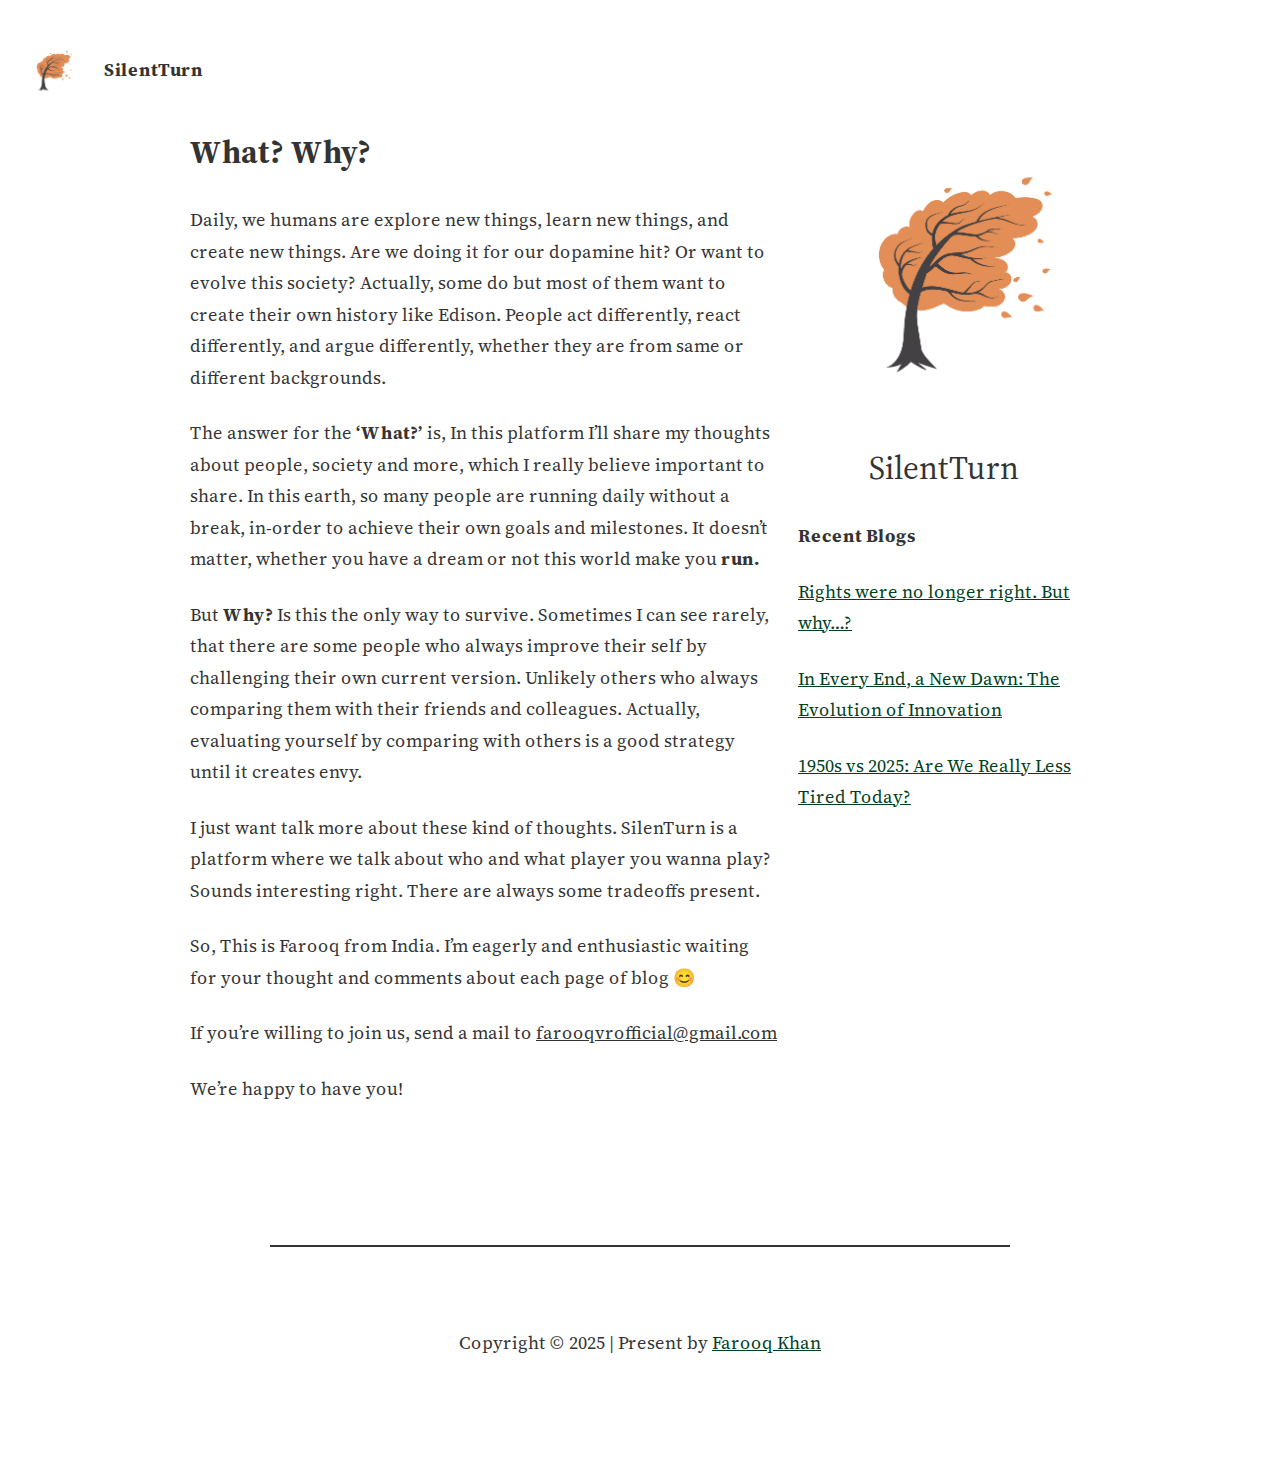
<file: index.html>
<!DOCTYPE html>
<html lang="en-US">
<head>
	<meta charset="UTF-8">
	<meta name="viewport" content="width=device-width, initial-scale=1">
<meta name="robots" content="noindex, nofollow">
	<style>img:is([sizes="auto" i], [sizes^="auto," i]) { contain-intrinsic-size: 3000px 1500px }</style>
	<title>SilenTurn</title>
<link rel="alternate" type="application/rss+xml" title="SilenTurn &raquo; Feed" href="./feed/index.html">
<link rel="alternate" type="application/rss+xml" title="SilenTurn &raquo; Comments Feed" href="./comments/feed/index.html">
<script>
window._wpemojiSettings = {"baseUrl":"https:\/\/s.w.org\/images\/core\/emoji\/15.1.0\/72x72\/","ext":".png","svgUrl":"https:\/\/s.w.org\/images\/core\/emoji\/15.1.0\/svg\/","svgExt":".svg","source":{"concatemoji":".\/\/wp-includes\/js\/wp-emoji-release.min.js?ver=6.8.1"}};
/*! This file is auto-generated */
!function(i,n){var o,s,e;function c(e){try{var t={supportTests:e,timestamp:(new Date).valueOf()};sessionStorage.setItem(o,JSON.stringify(t))}catch(e){}}function p(e,t,n){e.clearRect(0,0,e.canvas.width,e.canvas.height),e.fillText(t,0,0);var t=new Uint32Array(e.getImageData(0,0,e.canvas.width,e.canvas.height).data),r=(e.clearRect(0,0,e.canvas.width,e.canvas.height),e.fillText(n,0,0),new Uint32Array(e.getImageData(0,0,e.canvas.width,e.canvas.height).data));return t.every(function(e,t){return e===r[t]})}function u(e,t,n){switch(t){case"flag":return n(e,"🏳️‍⚧️","🏳️​⚧️")?!1:!n(e,"🇺🇳","🇺​🇳")&&!n(e,"🏴󠁧󠁢󠁥󠁮󠁧󠁿","🏴​󠁧​󠁢​󠁥​󠁮​󠁧​󠁿");case"emoji":return!n(e,"🐦‍🔥","🐦​🔥")}return!1}function f(e,t,n){var r="undefined"!=typeof WorkerGlobalScope&&self instanceof WorkerGlobalScope?new OffscreenCanvas(300,150):i.createElement("canvas"),a=r.getContext("2d",{willReadFrequently:!0}),o=(a.textBaseline="top",a.font="600 32px Arial",{});return e.forEach(function(e){o[e]=t(a,e,n)}),o}function t(e){var t=i.createElement("script");t.src=e,t.defer=!0,i.head.appendChild(t)}"undefined"!=typeof Promise&&(o="wpEmojiSettingsSupports",s=["flag","emoji"],n.supports={everything:!0,everythingExceptFlag:!0},e=new Promise(function(e){i.addEventListener("DOMContentLoaded",e,{once:!0})}),new Promise(function(t){var n=function(){try{var e=JSON.parse(sessionStorage.getItem(o));if("object"==typeof e&&"number"==typeof e.timestamp&&(new Date).valueOf()<e.timestamp+604800&&"object"==typeof e.supportTests)return e.supportTests}catch(e){}return null}();if(!n){if("undefined"!=typeof Worker&&"undefined"!=typeof OffscreenCanvas&&"undefined"!=typeof URL&&URL.createObjectURL&&"undefined"!=typeof Blob)try{var e="postMessage("+f.toString()+"("+[JSON.stringify(s),u.toString(),p.toString()].join(",")+"));",r=new Blob([e],{type:"text/javascript"}),a=new Worker(URL.createObjectURL(r),{name:"wpTestEmojiSupports"});return void(a.onmessage=function(e){c(n=e.data),a.terminate(),t(n)})}catch(e){}c(n=f(s,u,p))}t(n)}).then(function(e){for(var t in e)n.supports[t]=e[t],n.supports.everything=n.supports.everything&&n.supports[t],"flag"!==t&&(n.supports.everythingExceptFlag=n.supports.everythingExceptFlag&&n.supports[t]);n.supports.everythingExceptFlag=n.supports.everythingExceptFlag&&!n.supports.flag,n.DOMReady=!1,n.readyCallback=function(){n.DOMReady=!0}}).then(function(){return e}).then(function(){var e;n.supports.everything||(n.readyCallback(),(e=n.source||{}).concatemoji?t(e.concatemoji):e.wpemoji&&e.twemoji&&(t(e.twemoji),t(e.wpemoji)))}))}((window,document),window._wpemojiSettings);
</script>
<style id="wp-block-image-inline-css">.wp-block-image>a,.wp-block-image>figure>a{display:inline-block}.wp-block-image img{box-sizing:border-box;height:auto;max-width:100%;vertical-align:bottom}@media not (prefers-reduced-motion){.wp-block-image img.hide{visibility:hidden}.wp-block-image img.show{animation:show-content-image .4s}}.wp-block-image[style*=border-radius] img,.wp-block-image[style*=border-radius]>a{border-radius:inherit}.wp-block-image.has-custom-border img{box-sizing:border-box}.wp-block-image.aligncenter{text-align:center}.wp-block-image.alignfull>a,.wp-block-image.alignwide>a{width:100%}.wp-block-image.alignfull img,.wp-block-image.alignwide img{height:auto;width:100%}.wp-block-image .aligncenter,.wp-block-image .alignleft,.wp-block-image .alignright,.wp-block-image.aligncenter,.wp-block-image.alignleft,.wp-block-image.alignright{display:table}.wp-block-image .aligncenter>figcaption,.wp-block-image .alignleft>figcaption,.wp-block-image .alignright>figcaption,.wp-block-image.aligncenter>figcaption,.wp-block-image.alignleft>figcaption,.wp-block-image.alignright>figcaption{caption-side:bottom;display:table-caption}.wp-block-image .alignleft{float:left;margin:.5em 1em .5em 0}.wp-block-image .alignright{float:right;margin:.5em 0 .5em 1em}.wp-block-image .aligncenter{margin-left:auto;margin-right:auto}.wp-block-image :where(figcaption){margin-bottom:1em;margin-top:.5em}.wp-block-image.is-style-circle-mask img{border-radius:9999px}@supports ((-webkit-mask-image:none) or (mask-image:none)) or (-webkit-mask-image:none){.wp-block-image.is-style-circle-mask img{border-radius:0;-webkit-mask-image:url('data:image/svg+xml;utf8,<svg viewBox="0 0 100 100" xmlns="http://www.w3.org/2000/svg"><circle cx="50" cy="50" r="50"/></svg>');mask-image:url('data:image/svg+xml;utf8,<svg viewBox="0 0 100 100" xmlns="http://www.w3.org/2000/svg"><circle cx="50" cy="50" r="50"/></svg>');mask-mode:alpha;-webkit-mask-position:center;mask-position:center;-webkit-mask-repeat:no-repeat;mask-repeat:no-repeat;-webkit-mask-size:contain;mask-size:contain}}:root :where(.wp-block-image.is-style-rounded img,.wp-block-image .is-style-rounded img){border-radius:9999px}.wp-block-image figure{margin:0}.wp-lightbox-container{display:flex;flex-direction:column;position:relative}.wp-lightbox-container img{cursor:zoom-in}.wp-lightbox-container img:hover+button{opacity:1}.wp-lightbox-container button{align-items:center;-webkit-backdrop-filter:blur(16px) saturate(180%);backdrop-filter:blur(16px) saturate(180%);background-color:#5a5a5a40;border:none;border-radius:4px;cursor:zoom-in;display:flex;height:20px;justify-content:center;opacity:0;padding:0;position:absolute;right:16px;text-align:center;top:16px;width:20px;z-index:100}@media not (prefers-reduced-motion){.wp-lightbox-container button{transition:opacity .2s ease}}.wp-lightbox-container button:focus-visible{outline:3px auto #5a5a5a40;outline:3px auto -webkit-focus-ring-color;outline-offset:3px}.wp-lightbox-container button:hover{cursor:pointer;opacity:1}.wp-lightbox-container button:focus{opacity:1}.wp-lightbox-container button:focus,.wp-lightbox-container button:hover,.wp-lightbox-container button:not(:hover):not(:active):not(.has-background){background-color:#5a5a5a40;border:none}.wp-lightbox-overlay{box-sizing:border-box;cursor:zoom-out;height:100vh;left:0;overflow:hidden;position:fixed;top:0;visibility:hidden;width:100%;z-index:100000}.wp-lightbox-overlay .close-button{align-items:center;cursor:pointer;display:flex;justify-content:center;min-height:40px;min-width:40px;padding:0;position:absolute;right:calc(env(safe-area-inset-right) + 16px);top:calc(env(safe-area-inset-top) + 16px);z-index:5000000}.wp-lightbox-overlay .close-button:focus,.wp-lightbox-overlay .close-button:hover,.wp-lightbox-overlay .close-button:not(:hover):not(:active):not(.has-background){background:none;border:none}.wp-lightbox-overlay .lightbox-image-container{height:var(--wp--lightbox-container-height);left:50%;overflow:hidden;position:absolute;top:50%;transform:translate(-50%,-50%);transform-origin:top left;width:var(--wp--lightbox-container-width);z-index:9999999999}.wp-lightbox-overlay .wp-block-image{align-items:center;box-sizing:border-box;display:flex;height:100%;justify-content:center;margin:0;position:relative;transform-origin:0 0;width:100%;z-index:3000000}.wp-lightbox-overlay .wp-block-image img{height:var(--wp--lightbox-image-height);min-height:var(--wp--lightbox-image-height);min-width:var(--wp--lightbox-image-width);width:var(--wp--lightbox-image-width)}.wp-lightbox-overlay .wp-block-image figcaption{display:none}.wp-lightbox-overlay button{background:none;border:none}.wp-lightbox-overlay .scrim{background-color:#fff;height:100%;opacity:.9;position:absolute;width:100%;z-index:2000000}.wp-lightbox-overlay.active{visibility:visible}@media not (prefers-reduced-motion){.wp-lightbox-overlay.active{animation:turn-on-visibility .25s both}.wp-lightbox-overlay.active img{animation:turn-on-visibility .35s both}.wp-lightbox-overlay.show-closing-animation:not(.active){animation:turn-off-visibility .35s both}.wp-lightbox-overlay.show-closing-animation:not(.active) img{animation:turn-off-visibility .25s both}.wp-lightbox-overlay.zoom.active{animation:none;opacity:1;visibility:visible}.wp-lightbox-overlay.zoom.active .lightbox-image-container{animation:lightbox-zoom-in .4s}.wp-lightbox-overlay.zoom.active .lightbox-image-container img{animation:none}.wp-lightbox-overlay.zoom.active .scrim{animation:turn-on-visibility .4s forwards}.wp-lightbox-overlay.zoom.show-closing-animation:not(.active){animation:none}.wp-lightbox-overlay.zoom.show-closing-animation:not(.active) .lightbox-image-container{animation:lightbox-zoom-out .4s}.wp-lightbox-overlay.zoom.show-closing-animation:not(.active) .lightbox-image-container img{animation:none}.wp-lightbox-overlay.zoom.show-closing-animation:not(.active) .scrim{animation:turn-off-visibility .4s forwards}}@keyframes show-content-image{0%{visibility:hidden}99%{visibility:hidden}to{visibility:visible}}@keyframes turn-on-visibility{0%{opacity:0}to{opacity:1}}@keyframes turn-off-visibility{0%{opacity:1;visibility:visible}99%{opacity:0;visibility:visible}to{opacity:0;visibility:hidden}}@keyframes lightbox-zoom-in{0%{transform:translate(calc((-100vw + var(--wp--lightbox-scrollbar-width))/2 + var(--wp--lightbox-initial-left-position)),calc(-50vh + var(--wp--lightbox-initial-top-position))) scale(var(--wp--lightbox-scale))}to{transform:translate(-50%,-50%) scale(1)}}@keyframes lightbox-zoom-out{0%{transform:translate(-50%,-50%) scale(1);visibility:visible}99%{visibility:visible}to{transform:translate(calc((-100vw + var(--wp--lightbox-scrollbar-width))/2 + var(--wp--lightbox-initial-left-position)),calc(-50vh + var(--wp--lightbox-initial-top-position))) scale(var(--wp--lightbox-scale));visibility:hidden}}</style>
<style id="wp-block-paragraph-inline-css">.is-small-text{font-size:.875em}.is-regular-text{font-size:1em}.is-large-text{font-size:2.25em}.is-larger-text{font-size:3em}.has-drop-cap:not(:focus):first-letter{float:left;font-size:8.4em;font-style:normal;font-weight:100;line-height:.68;margin:.05em .1em 0 0;text-transform:uppercase}body.rtl .has-drop-cap:not(:focus):first-letter{float:none;margin-left:.1em}p.has-drop-cap.has-background{overflow:hidden}:root :where(p.has-background){padding:1.25em 2.375em}:where(p.has-text-color:not(.has-link-color)) a{color:inherit}p.has-text-align-left[style*="writing-mode:vertical-lr"],p.has-text-align-right[style*="writing-mode:vertical-rl"]{rotate:180deg}</style>
<style id="wp-block-group-inline-css">.wp-block-group{box-sizing:border-box}:where(.wp-block-group.wp-block-group-is-layout-constrained){position:relative}</style>
<style id="wp-block-post-title-inline-css">.wp-block-post-title{box-sizing:border-box;word-break:break-word}.wp-block-post-title :where(a){display:inline-block;font-family:inherit;font-size:inherit;font-style:inherit;font-weight:inherit;letter-spacing:inherit;line-height:inherit;text-decoration:inherit}</style>
<style id="wp-block-columns-inline-css">.wp-block-columns{align-items:normal!important;box-sizing:border-box;display:flex;flex-wrap:wrap!important}@media (min-width:782px){.wp-block-columns{flex-wrap:nowrap!important}}.wp-block-columns.are-vertically-aligned-top{align-items:flex-start}.wp-block-columns.are-vertically-aligned-center{align-items:center}.wp-block-columns.are-vertically-aligned-bottom{align-items:flex-end}@media (max-width:781px){.wp-block-columns:not(.is-not-stacked-on-mobile)>.wp-block-column{flex-basis:100%!important}}@media (min-width:782px){.wp-block-columns:not(.is-not-stacked-on-mobile)>.wp-block-column{flex-basis:0;flex-grow:1}.wp-block-columns:not(.is-not-stacked-on-mobile)>.wp-block-column[style*=flex-basis]{flex-grow:0}}.wp-block-columns.is-not-stacked-on-mobile{flex-wrap:nowrap!important}.wp-block-columns.is-not-stacked-on-mobile>.wp-block-column{flex-basis:0;flex-grow:1}.wp-block-columns.is-not-stacked-on-mobile>.wp-block-column[style*=flex-basis]{flex-grow:0}:where(.wp-block-columns){margin-bottom:1.75em}:where(.wp-block-columns.has-background){padding:1.25em 2.375em}.wp-block-column{flex-grow:1;min-width:0;overflow-wrap:break-word;word-break:break-word}.wp-block-column.is-vertically-aligned-top{align-self:flex-start}.wp-block-column.is-vertically-aligned-center{align-self:center}.wp-block-column.is-vertically-aligned-bottom{align-self:flex-end}.wp-block-column.is-vertically-aligned-stretch{align-self:stretch}.wp-block-column.is-vertically-aligned-bottom,.wp-block-column.is-vertically-aligned-center,.wp-block-column.is-vertically-aligned-top{width:100%}</style>
<style id="wp-block-post-content-inline-css">.wp-block-post-content{display:flow-root}</style>
<style id="wp-block-comments-inline-css">.wp-block-post-comments{box-sizing:border-box}.wp-block-post-comments .alignleft{float:left}.wp-block-post-comments .alignright{float:right}.wp-block-post-comments .navigation:after{clear:both;content:"";display:table}.wp-block-post-comments .commentlist{clear:both;list-style:none;margin:0;padding:0}.wp-block-post-comments .commentlist .comment{min-height:2.25em;padding-left:3.25em}.wp-block-post-comments .commentlist .comment p{font-size:1em;line-height:1.8;margin:1em 0}.wp-block-post-comments .commentlist .children{list-style:none;margin:0;padding:0}.wp-block-post-comments .comment-author{line-height:1.5}.wp-block-post-comments .comment-author .avatar{border-radius:1.5em;display:block;float:left;height:2.5em;margin-right:.75em;margin-top:.5em;width:2.5em}.wp-block-post-comments .comment-author cite{font-style:normal}.wp-block-post-comments .comment-meta{font-size:.875em;line-height:1.5}.wp-block-post-comments .comment-meta b{font-weight:400}.wp-block-post-comments .comment-meta .comment-awaiting-moderation{display:block;margin-bottom:1em;margin-top:1em}.wp-block-post-comments .comment-body .commentmetadata{font-size:.875em}.wp-block-post-comments .comment-form-author label,.wp-block-post-comments .comment-form-comment label,.wp-block-post-comments .comment-form-email label,.wp-block-post-comments .comment-form-url label{display:block;margin-bottom:.25em}.wp-block-post-comments .comment-form input:not([type=submit]):not([type=checkbox]),.wp-block-post-comments .comment-form textarea{box-sizing:border-box;display:block;width:100%}.wp-block-post-comments .comment-form-cookies-consent{display:flex;gap:.25em}.wp-block-post-comments .comment-form-cookies-consent #wp-comment-cookies-consent{margin-top:.35em}.wp-block-post-comments .comment-reply-title{margin-bottom:0}.wp-block-post-comments .comment-reply-title :where(small){font-size:var(--wp--preset--font-size--medium,smaller);margin-left:.5em}.wp-block-post-comments .reply{font-size:.875em;margin-bottom:1.4em}.wp-block-post-comments input:not([type=submit]),.wp-block-post-comments textarea{border:1px solid #949494;font-family:inherit;font-size:1em}.wp-block-post-comments input:not([type=submit]):not([type=checkbox]),.wp-block-post-comments textarea{padding:calc(.667em + 2px)}:where(.wp-block-post-comments input[type=submit]){border:none}.wp-block-comments{box-sizing:border-box}</style>
<style id="wp-block-spacer-inline-css">.wp-block-spacer{clear:both}</style>
<style id="wp-block-separator-inline-css">@charset "UTF-8";.wp-block-separator{border:none;border-top:2px solid}:root :where(.wp-block-separator.is-style-dots){height:auto;line-height:1;text-align:center}:root :where(.wp-block-separator.is-style-dots):before{color:currentColor;content:"···";font-family:serif;font-size:1.5em;letter-spacing:2em;padding-left:2em}.wp-block-separator.is-style-dots{background:none!important;border:none!important}</style>
<style id="wp-emoji-styles-inline-css">img.wp-smiley, img.emoji {
		display: inline !important;
		border: none !important;
		box-shadow: none !important;
		height: 1em !important;
		width: 1em !important;
		margin: 0 0.07em !important;
		vertical-align: -0.1em !important;
		background: none !important;
		padding: 0 !important;
	}</style>
<style id="wp-block-library-inline-css">:root{--wp-admin-theme-color:#007cba;--wp-admin-theme-color--rgb:0,124,186;--wp-admin-theme-color-darker-10:#006ba1;--wp-admin-theme-color-darker-10--rgb:0,107,161;--wp-admin-theme-color-darker-20:#005a87;--wp-admin-theme-color-darker-20--rgb:0,90,135;--wp-admin-border-width-focus:2px;--wp-block-synced-color:#7a00df;--wp-block-synced-color--rgb:122,0,223;--wp-bound-block-color:var(--wp-block-synced-color)}@media (min-resolution:192dpi){:root{--wp-admin-border-width-focus:1.5px}}.wp-element-button{cursor:pointer}:root{--wp--preset--font-size--normal:16px;--wp--preset--font-size--huge:42px}:root .has-very-light-gray-background-color{background-color:#eee}:root .has-very-dark-gray-background-color{background-color:#313131}:root .has-very-light-gray-color{color:#eee}:root .has-very-dark-gray-color{color:#313131}:root .has-vivid-green-cyan-to-vivid-cyan-blue-gradient-background{background:linear-gradient(135deg,#00d084,#0693e3)}:root .has-purple-crush-gradient-background{background:linear-gradient(135deg,#34e2e4,#4721fb 50%,#ab1dfe)}:root .has-hazy-dawn-gradient-background{background:linear-gradient(135deg,#faaca8,#dad0ec)}:root .has-subdued-olive-gradient-background{background:linear-gradient(135deg,#fafae1,#67a671)}:root .has-atomic-cream-gradient-background{background:linear-gradient(135deg,#fdd79a,#004a59)}:root .has-nightshade-gradient-background{background:linear-gradient(135deg,#330968,#31cdcf)}:root .has-midnight-gradient-background{background:linear-gradient(135deg,#020381,#2874fc)}.has-regular-font-size{font-size:1em}.has-larger-font-size{font-size:2.625em}.has-normal-font-size{font-size:var(--wp--preset--font-size--normal)}.has-huge-font-size{font-size:var(--wp--preset--font-size--huge)}.has-text-align-center{text-align:center}.has-text-align-left{text-align:left}.has-text-align-right{text-align:right}#end-resizable-editor-section{display:none}.aligncenter{clear:both}.items-justified-left{justify-content:flex-start}.items-justified-center{justify-content:center}.items-justified-right{justify-content:flex-end}.items-justified-space-between{justify-content:space-between}.screen-reader-text{border:0;clip-path:inset(50%);height:1px;margin:-1px;overflow:hidden;padding:0;position:absolute;width:1px;word-wrap:normal!important}.screen-reader-text:focus{background-color:#ddd;clip-path:none;color:#444;display:block;font-size:1em;height:auto;left:5px;line-height:normal;padding:15px 23px 14px;text-decoration:none;top:5px;width:auto;z-index:100000}html :where(.has-border-color){border-style:solid}html :where([style*=border-top-color]){border-top-style:solid}html :where([style*=border-right-color]){border-right-style:solid}html :where([style*=border-bottom-color]){border-bottom-style:solid}html :where([style*=border-left-color]){border-left-style:solid}html :where([style*=border-width]){border-style:solid}html :where([style*=border-top-width]){border-top-style:solid}html :where([style*=border-right-width]){border-right-style:solid}html :where([style*=border-bottom-width]){border-bottom-style:solid}html :where([style*=border-left-width]){border-left-style:solid}html :where(img[class*=wp-image-]){height:auto;max-width:100%}:where(figure){margin:0 0 1em}html :where(.is-position-sticky){--wp-admin--admin-bar--position-offset:var(--wp-admin--admin-bar--height,0px)}@media screen and (max-width:600px){html :where(.is-position-sticky){--wp-admin--admin-bar--position-offset:0px}}</style>
<style id="global-styles-inline-css">:root{--wp--preset--aspect-ratio--square: 1;--wp--preset--aspect-ratio--4-3: 4/3;--wp--preset--aspect-ratio--3-4: 3/4;--wp--preset--aspect-ratio--3-2: 3/2;--wp--preset--aspect-ratio--2-3: 2/3;--wp--preset--aspect-ratio--16-9: 16/9;--wp--preset--aspect-ratio--9-16: 9/16;--wp--preset--color--black: #000000;--wp--preset--color--cyan-bluish-gray: #abb8c3;--wp--preset--color--white: #ffffff;--wp--preset--color--pale-pink: #f78da7;--wp--preset--color--vivid-red: #cf2e2e;--wp--preset--color--luminous-vivid-orange: #ff6900;--wp--preset--color--luminous-vivid-amber: #fcb900;--wp--preset--color--light-green-cyan: #7bdcb5;--wp--preset--color--vivid-green-cyan: #00d084;--wp--preset--color--pale-cyan-blue: #8ed1fc;--wp--preset--color--vivid-cyan-blue: #0693e3;--wp--preset--color--vivid-purple: #9b51e0;--wp--preset--color--base: #ffffff;--wp--preset--color--contrast: #333333;--wp--preset--color--primary: #15803d;--wp--preset--color--secondary: #00401D;--wp--preset--gradient--vivid-cyan-blue-to-vivid-purple: linear-gradient(135deg,rgba(6,147,227,1) 0%,rgb(155,81,224) 100%);--wp--preset--gradient--light-green-cyan-to-vivid-green-cyan: linear-gradient(135deg,rgb(122,220,180) 0%,rgb(0,208,130) 100%);--wp--preset--gradient--luminous-vivid-amber-to-luminous-vivid-orange: linear-gradient(135deg,rgba(252,185,0,1) 0%,rgba(255,105,0,1) 100%);--wp--preset--gradient--luminous-vivid-orange-to-vivid-red: linear-gradient(135deg,rgba(255,105,0,1) 0%,rgb(207,46,46) 100%);--wp--preset--gradient--very-light-gray-to-cyan-bluish-gray: linear-gradient(135deg,rgb(238,238,238) 0%,rgb(169,184,195) 100%);--wp--preset--gradient--cool-to-warm-spectrum: linear-gradient(135deg,rgb(74,234,220) 0%,rgb(151,120,209) 20%,rgb(207,42,186) 40%,rgb(238,44,130) 60%,rgb(251,105,98) 80%,rgb(254,248,76) 100%);--wp--preset--gradient--blush-light-purple: linear-gradient(135deg,rgb(255,206,236) 0%,rgb(152,150,240) 100%);--wp--preset--gradient--blush-bordeaux: linear-gradient(135deg,rgb(254,205,165) 0%,rgb(254,45,45) 50%,rgb(107,0,62) 100%);--wp--preset--gradient--luminous-dusk: linear-gradient(135deg,rgb(255,203,112) 0%,rgb(199,81,192) 50%,rgb(65,88,208) 100%);--wp--preset--gradient--pale-ocean: linear-gradient(135deg,rgb(255,245,203) 0%,rgb(182,227,212) 50%,rgb(51,167,181) 100%);--wp--preset--gradient--electric-grass: linear-gradient(135deg,rgb(202,248,128) 0%,rgb(113,206,126) 100%);--wp--preset--gradient--midnight: linear-gradient(135deg,rgb(2,3,129) 0%,rgb(40,116,252) 100%);--wp--preset--font-size--small: 1rem;--wp--preset--font-size--medium: 1.5rem;--wp--preset--font-size--large: 1.75rem;--wp--preset--font-size--x-large: 2rem;--wp--preset--font-size--x-small: 0.875rem;--wp--preset--font-size--base: 1.125rem;--wp--preset--font-size--xx-large: 2.5rem;--wp--preset--font-family--source-serif: "Source Serif", serif;--wp--preset--font-family--system-font: -apple-system,BlinkMacSystemFont,"Segoe UI",Roboto,Oxygen-Sans,Ubuntu,Cantarell,"Helvetica Neue",sans-serif;--wp--preset--spacing--20: 0.44rem;--wp--preset--spacing--30: 0.67rem;--wp--preset--spacing--40: 1rem;--wp--preset--spacing--50: 1.5rem;--wp--preset--spacing--60: 2.25rem;--wp--preset--spacing--70: 3.38rem;--wp--preset--spacing--80: 5.06rem;--wp--preset--spacing--x-small: 1.25rem;--wp--preset--spacing--small: 2.5rem;--wp--preset--spacing--medium: 3.75rem;--wp--preset--spacing--large: 5rem;--wp--preset--spacing--x-large: 6.25rem;--wp--preset--shadow--natural: 6px 6px 9px rgba(0, 0, 0, 0.2);--wp--preset--shadow--deep: 12px 12px 50px rgba(0, 0, 0, 0.4);--wp--preset--shadow--sharp: 6px 6px 0px rgba(0, 0, 0, 0.2);--wp--preset--shadow--outlined: 6px 6px 0px -3px rgba(255, 255, 255, 1), 6px 6px rgba(0, 0, 0, 1);--wp--preset--shadow--crisp: 6px 6px 0px rgba(0, 0, 0, 1);}:root { --wp--style--global--content-size: 740px;--wp--style--global--wide-size: 900px; }:where(body) { margin: 0; }.wp-site-blocks { padding-top: var(--wp--style--root--padding-top); padding-bottom: var(--wp--style--root--padding-bottom); }.has-global-padding { padding-right: var(--wp--style--root--padding-right); padding-left: var(--wp--style--root--padding-left); }.has-global-padding > .alignfull { margin-right: calc(var(--wp--style--root--padding-right) * -1); margin-left: calc(var(--wp--style--root--padding-left) * -1); }.has-global-padding :where(:not(.alignfull.is-layout-flow) > .has-global-padding:not(.wp-block-block, .alignfull)) { padding-right: 0; padding-left: 0; }.has-global-padding :where(:not(.alignfull.is-layout-flow) > .has-global-padding:not(.wp-block-block, .alignfull)) > .alignfull { margin-left: 0; margin-right: 0; }.wp-site-blocks > .alignleft { float: left; margin-right: 2em; }.wp-site-blocks > .alignright { float: right; margin-left: 2em; }.wp-site-blocks > .aligncenter { justify-content: center; margin-left: auto; margin-right: auto; }:where(.wp-site-blocks) > * { margin-block-start: 1.5rem; margin-block-end: 0; }:where(.wp-site-blocks) > :first-child { margin-block-start: 0; }:where(.wp-site-blocks) > :last-child { margin-block-end: 0; }:root { --wp--style--block-gap: 1.5rem; }:root :where(.is-layout-flow) > :first-child{margin-block-start: 0;}:root :where(.is-layout-flow) > :last-child{margin-block-end: 0;}:root :where(.is-layout-flow) > *{margin-block-start: 1.5rem;margin-block-end: 0;}:root :where(.is-layout-constrained) > :first-child{margin-block-start: 0;}:root :where(.is-layout-constrained) > :last-child{margin-block-end: 0;}:root :where(.is-layout-constrained) > *{margin-block-start: 1.5rem;margin-block-end: 0;}:root :where(.is-layout-flex){gap: 1.5rem;}:root :where(.is-layout-grid){gap: 1.5rem;}.is-layout-flow > .alignleft{float: left;margin-inline-start: 0;margin-inline-end: 2em;}.is-layout-flow > .alignright{float: right;margin-inline-start: 2em;margin-inline-end: 0;}.is-layout-flow > .aligncenter{margin-left: auto !important;margin-right: auto !important;}.is-layout-constrained > .alignleft{float: left;margin-inline-start: 0;margin-inline-end: 2em;}.is-layout-constrained > .alignright{float: right;margin-inline-start: 2em;margin-inline-end: 0;}.is-layout-constrained > .aligncenter{margin-left: auto !important;margin-right: auto !important;}.is-layout-constrained > :where(:not(.alignleft):not(.alignright):not(.alignfull)){max-width: var(--wp--style--global--content-size);margin-left: auto !important;margin-right: auto !important;}.is-layout-constrained > .alignwide{max-width: var(--wp--style--global--wide-size);}body .is-layout-flex{display: flex;}.is-layout-flex{flex-wrap: wrap;align-items: center;}.is-layout-flex > :is(*, div){margin: 0;}body .is-layout-grid{display: grid;}.is-layout-grid > :is(*, div){margin: 0;}body{background-color: var(--wp--preset--color--base);color: var(--wp--preset--color--contrast);font-family: var(--wp--preset--font-family--source-serif);font-size: var(--wp--preset--font-size--base);line-height: 1.75;--wp--style--root--padding-top: var(--wp--preset--spacing--small);--wp--style--root--padding-right: var(--wp--preset--spacing--small);--wp--style--root--padding-bottom: var(--wp--preset--spacing--small);--wp--style--root--padding-left: var(--wp--preset--spacing--small);}a:where(:not(.wp-element-button)){color: var(--wp--preset--color--secondary);text-decoration: underline;}h1, h2, h3, h4, h5, h6{font-weight: 700;line-height: 1.4;}h1{font-size: clamp(1.563rem, 1.563rem + ((1vw - 0.2rem) * 2.93), 2.625rem);}h2{font-size: var(--wp--preset--font-size--large);}h3{font-size: var(--wp--preset--font-size--medium);}h4{font-size: var(--wp--preset--font-size--base);}h5{font-size: var(--wp--preset--font-size--small);letter-spacing: .1rem;text-transform: uppercase;}h6{font-size: var(--wp--preset--font-size--small);letter-spacing: .1rem;text-transform: uppercase;}:root :where(.wp-element-button, .wp-block-button__link){background-color: var(--wp--preset--color--primary);border-radius: 0;border-width: 0;color: var(--wp--preset--color--base);font-family: inherit;font-size: inherit;line-height: inherit;padding: calc(0.667em + 2px) calc(1.333em + 2px);text-decoration: none;}:root :where(.wp-element-button:hover, .wp-block-button__link:hover){background-color: var(--wp--preset--color--secondary);}.has-black-color{color: var(--wp--preset--color--black) !important;}.has-cyan-bluish-gray-color{color: var(--wp--preset--color--cyan-bluish-gray) !important;}.has-white-color{color: var(--wp--preset--color--white) !important;}.has-pale-pink-color{color: var(--wp--preset--color--pale-pink) !important;}.has-vivid-red-color{color: var(--wp--preset--color--vivid-red) !important;}.has-luminous-vivid-orange-color{color: var(--wp--preset--color--luminous-vivid-orange) !important;}.has-luminous-vivid-amber-color{color: var(--wp--preset--color--luminous-vivid-amber) !important;}.has-light-green-cyan-color{color: var(--wp--preset--color--light-green-cyan) !important;}.has-vivid-green-cyan-color{color: var(--wp--preset--color--vivid-green-cyan) !important;}.has-pale-cyan-blue-color{color: var(--wp--preset--color--pale-cyan-blue) !important;}.has-vivid-cyan-blue-color{color: var(--wp--preset--color--vivid-cyan-blue) !important;}.has-vivid-purple-color{color: var(--wp--preset--color--vivid-purple) !important;}.has-base-color{color: var(--wp--preset--color--base) !important;}.has-contrast-color{color: var(--wp--preset--color--contrast) !important;}.has-primary-color{color: var(--wp--preset--color--primary) !important;}.has-secondary-color{color: var(--wp--preset--color--secondary) !important;}.has-black-background-color{background-color: var(--wp--preset--color--black) !important;}.has-cyan-bluish-gray-background-color{background-color: var(--wp--preset--color--cyan-bluish-gray) !important;}.has-white-background-color{background-color: var(--wp--preset--color--white) !important;}.has-pale-pink-background-color{background-color: var(--wp--preset--color--pale-pink) !important;}.has-vivid-red-background-color{background-color: var(--wp--preset--color--vivid-red) !important;}.has-luminous-vivid-orange-background-color{background-color: var(--wp--preset--color--luminous-vivid-orange) !important;}.has-luminous-vivid-amber-background-color{background-color: var(--wp--preset--color--luminous-vivid-amber) !important;}.has-light-green-cyan-background-color{background-color: var(--wp--preset--color--light-green-cyan) !important;}.has-vivid-green-cyan-background-color{background-color: var(--wp--preset--color--vivid-green-cyan) !important;}.has-pale-cyan-blue-background-color{background-color: var(--wp--preset--color--pale-cyan-blue) !important;}.has-vivid-cyan-blue-background-color{background-color: var(--wp--preset--color--vivid-cyan-blue) !important;}.has-vivid-purple-background-color{background-color: var(--wp--preset--color--vivid-purple) !important;}.has-base-background-color{background-color: var(--wp--preset--color--base) !important;}.has-contrast-background-color{background-color: var(--wp--preset--color--contrast) !important;}.has-primary-background-color{background-color: var(--wp--preset--color--primary) !important;}.has-secondary-background-color{background-color: var(--wp--preset--color--secondary) !important;}.has-black-border-color{border-color: var(--wp--preset--color--black) !important;}.has-cyan-bluish-gray-border-color{border-color: var(--wp--preset--color--cyan-bluish-gray) !important;}.has-white-border-color{border-color: var(--wp--preset--color--white) !important;}.has-pale-pink-border-color{border-color: var(--wp--preset--color--pale-pink) !important;}.has-vivid-red-border-color{border-color: var(--wp--preset--color--vivid-red) !important;}.has-luminous-vivid-orange-border-color{border-color: var(--wp--preset--color--luminous-vivid-orange) !important;}.has-luminous-vivid-amber-border-color{border-color: var(--wp--preset--color--luminous-vivid-amber) !important;}.has-light-green-cyan-border-color{border-color: var(--wp--preset--color--light-green-cyan) !important;}.has-vivid-green-cyan-border-color{border-color: var(--wp--preset--color--vivid-green-cyan) !important;}.has-pale-cyan-blue-border-color{border-color: var(--wp--preset--color--pale-cyan-blue) !important;}.has-vivid-cyan-blue-border-color{border-color: var(--wp--preset--color--vivid-cyan-blue) !important;}.has-vivid-purple-border-color{border-color: var(--wp--preset--color--vivid-purple) !important;}.has-base-border-color{border-color: var(--wp--preset--color--base) !important;}.has-contrast-border-color{border-color: var(--wp--preset--color--contrast) !important;}.has-primary-border-color{border-color: var(--wp--preset--color--primary) !important;}.has-secondary-border-color{border-color: var(--wp--preset--color--secondary) !important;}.has-vivid-cyan-blue-to-vivid-purple-gradient-background{background: var(--wp--preset--gradient--vivid-cyan-blue-to-vivid-purple) !important;}.has-light-green-cyan-to-vivid-green-cyan-gradient-background{background: var(--wp--preset--gradient--light-green-cyan-to-vivid-green-cyan) !important;}.has-luminous-vivid-amber-to-luminous-vivid-orange-gradient-background{background: var(--wp--preset--gradient--luminous-vivid-amber-to-luminous-vivid-orange) !important;}.has-luminous-vivid-orange-to-vivid-red-gradient-background{background: var(--wp--preset--gradient--luminous-vivid-orange-to-vivid-red) !important;}.has-very-light-gray-to-cyan-bluish-gray-gradient-background{background: var(--wp--preset--gradient--very-light-gray-to-cyan-bluish-gray) !important;}.has-cool-to-warm-spectrum-gradient-background{background: var(--wp--preset--gradient--cool-to-warm-spectrum) !important;}.has-blush-light-purple-gradient-background{background: var(--wp--preset--gradient--blush-light-purple) !important;}.has-blush-bordeaux-gradient-background{background: var(--wp--preset--gradient--blush-bordeaux) !important;}.has-luminous-dusk-gradient-background{background: var(--wp--preset--gradient--luminous-dusk) !important;}.has-pale-ocean-gradient-background{background: var(--wp--preset--gradient--pale-ocean) !important;}.has-electric-grass-gradient-background{background: var(--wp--preset--gradient--electric-grass) !important;}.has-midnight-gradient-background{background: var(--wp--preset--gradient--midnight) !important;}.has-small-font-size{font-size: var(--wp--preset--font-size--small) !important;}.has-medium-font-size{font-size: var(--wp--preset--font-size--medium) !important;}.has-large-font-size{font-size: var(--wp--preset--font-size--large) !important;}.has-x-large-font-size{font-size: var(--wp--preset--font-size--x-large) !important;}.has-x-small-font-size{font-size: var(--wp--preset--font-size--x-small) !important;}.has-base-font-size{font-size: var(--wp--preset--font-size--base) !important;}.has-xx-large-font-size{font-size: var(--wp--preset--font-size--xx-large) !important;}.has-source-serif-font-family{font-family: var(--wp--preset--font-family--source-serif) !important;}.has-system-font-font-family{font-family: var(--wp--preset--font-family--system-font) !important;}
:root :where(.wp-block-post-title a:where(:not(.wp-element-button))){color: var(--wp--preset--color--contrast);text-decoration: none;}
:root :where(.wp-block-post-title a:where(:not(.wp-element-button)):active){color: var(--wp--preset--color--secondary);}</style>
<style id="core-block-supports-inline-css">.wp-container-core-group-is-layout-c3424c5d{flex-wrap:nowrap;}.wp-container-core-columns-is-layout-28f84493{flex-wrap:nowrap;}.wp-container-core-group-is-layout-c6679be5{justify-content:center;}</style>
<style id="wp-block-template-skip-link-inline-css">.skip-link.screen-reader-text {
			border: 0;
			clip-path: inset(50%);
			height: 1px;
			margin: -1px;
			overflow: hidden;
			padding: 0;
			position: absolute !important;
			width: 1px;
			word-wrap: normal !important;
		}

		.skip-link.screen-reader-text:focus {
			background-color: #eee;
			clip-path: none;
			color: #444;
			display: block;
			font-size: 1em;
			height: auto;
			left: 5px;
			line-height: normal;
			padding: 15px 23px 14px;
			text-decoration: none;
			top: 5px;
			width: auto;
			z-index: 100000;
		}</style>
<link rel="https://api.w.org/" href="./wp-json/index.html">
<link rel="alternate" title="JSON" type="application/json" href="./wp-json/wp/v2/pages/27/index.html">
<link rel="EditURI" type="application/rsd+xml" title="RSD" href="./xmlrpc.php?rsd">
<meta name="generator" content="WordPress 6.8.1">
<link rel="canonical" href="./index.html">
<link rel="shortlink" href="./index.html">
<link rel="alternate" title="oEmbed (JSON)" type="application/json+oembed" href="./wp-json/oembed/1.0/embed/index.html?url=.%2F%2F">
<link rel="alternate" title="oEmbed (XML)" type="text/xml+oembed" href="./wp-json/oembed/1.0/embed/index.html?url=.%2F%2F#038;format=xml">
<!-- Google tag (gtag.js) -->
<script async src="https://www.googletagmanager.com/gtag/js?id=G-MF562KJFYM"></script>
<script>window.dataLayer = window.dataLayer || [];
  function gtag(){dataLayer.push(arguments);}
  gtag('js', new Date());

  gtag('config', 'G-MF562KJFYM');</script><style class="wp-fonts-local">@font-face{font-family:"Source Serif";font-style:normal;font-weight:200 900;font-display:fallback;src:url('./wp-content/themes/pineapple-wpex/assets/fonts/source-serif/SourceSerif4Variable-Roman.ttf.woff2') format('woff2');font-stretch:normal;}
@font-face{font-family:"Source Serif";font-style:italic;font-weight:200 900;font-display:fallback;src:url('./wp-content/themes/pineapple-wpex/assets/fonts/source-serif/SourceSerif4Variable-Italic.ttf.woff2') format('woff2');font-stretch:normal;}</style>
<link rel="icon" href="./wp-content/uploads/2025/06/logo.jpg" sizes="32x32">
<link rel="icon" href="./wp-content/uploads/2025/06/logo.jpg" sizes="192x192">
<link rel="apple-touch-icon" href="./wp-content/uploads/2025/06/logo.jpg">
<meta name="msapplication-TileImage" content="./wp-content/uploads/2025/06/logo.jpg">
</head>

<body class="home wp-singular page-template-default page page-id-27 wp-embed-responsive wp-theme-pineapple-wpex">

<div class="wp-site-blocks">
<header class="wp-block-template-part">
<div class="wp-block-group is-nowrap is-layout-flex wp-container-core-group-is-layout-c3424c5d wp-block-group-is-layout-flex" style="padding-right:var(--wp--preset--spacing--x-small);padding-left:var(--wp--preset--spacing--x-small)">
<figure class="wp-block-image size-full is-resized"><a href="./index.html"><img fetchpriority="high" decoding="async" width="512" height="512" src="./wp-content/uploads/2025/06/logo.jpg" alt="" class="wp-image-34" style="width:60px;height:auto"></a></figure>



<p><strong>SilentTurn</strong></p>
</div>
</header>


<main class="wp-block-group is-layout-flow wp-block-group-is-layout-flow" style="margin-top:var(--wp--preset--spacing--50)">
	
	<div class="wp-block-group has-global-padding is-layout-constrained wp-block-group-is-layout-constrained">
		
		<div class="entry-content alignwide wp-block-post-content is-layout-flow wp-block-post-content-is-layout-flow">
<div class="wp-block-columns is-layout-flex wp-container-core-columns-is-layout-28f84493 wp-block-columns-is-layout-flex">
<div class="wp-block-column is-layout-flow wp-block-column-is-layout-flow" style="flex-basis:66.66%">
<p class="has-x-large-font-size"><strong>What? Why?</strong></p>



<p>Daily, we humans are explore new things, learn new things, and create new things. Are we doing it for our dopamine hit? Or want to evolve this society? Actually, some do but most of them want to create their own history like Edison. People act differently, react differently, and argue differently, whether they are from same or different backgrounds.</p>



<p>The answer for the <strong>&#8216;What?&#8217;</strong> is, In this platform I&#8217;ll share my thoughts about people, society and more, which I really believe important to share. In this earth, so many people are running daily without a break, in-order to achieve their own goals and milestones. It doesn&#8217;t matter, whether you have a dream or not this world make you <strong>run.</strong></p>



<p>But <strong>Why?</strong> Is this the only way to survive. Sometimes I can see rarely, that there are some people who always improve their self by challenging their own current version. Unlikely others who always comparing them with their friends and colleagues. Actually, evaluating yourself by comparing with others is a good strategy until it creates envy.</p>



<p>I just want talk more about these kind of thoughts. SilenTurn is a platform where we talk about who and what player you wanna play? Sounds interesting right. There are always some tradeoffs present. </p>



<p>So, This is Farooq from India. I&#8217;m eagerly and enthusiastic waiting for your thought and comments about each page of blog 😊</p>
</div>



<div class="wp-block-column is-layout-flow wp-block-column-is-layout-flow" style="flex-basis:33.33%">
<figure class="wp-block-image size-full"><img decoding="async" width="1182" height="1182" src="./wp-content/uploads/2025/06/SilenTurn.png" alt="" class="wp-image-33"></figure>



<p class="has-text-align-center has-x-large-font-size">SilentTurn</p>



<p><strong>Recent Blogs</strong></p>



<p><a href="./rights-were-no-longer-right-but-why/index.html" data-type="page" data-id="104">Rights were no longer right. But why…?</a></p>



<p><a href="./in-every-end-a-new-dawn-the-evolution-of-innovation/index.html" data-type="page" data-id="68">In Every End, a New Dawn: The Evolution of Innovation</a></p>



<p><a href="./1950s-vs-2025-are-we-really-less-tired-today/index.html">1950s vs 2025: Are We Really Less Tired Today?</a></p>
</div>
</div>



<p id="mailto:farooqvrofficial@gmail.com">If you&#8217;re willing to join us, send a mail to <span style="text-decoration: underline;">farooqvrofficial@gmail.com</span>  </p>



<p id="mailto:farooqvrofficial@gmail.com">We&#8217;re happy to have you!</p>
</div>
	</div>
	
</main>



<div class="wp-block-group has-global-padding is-layout-constrained wp-block-group-is-layout-constrained">
	<section class="alignwide wp-block-template-part">

<div class="wp-block-group has-global-padding is-layout-constrained wp-block-group-is-layout-constrained" style="margin-top:var(--wp--preset--spacing--medium);">
	
</div>


</section>
</div>



<div style="height:1px" aria-hidden="true" class="wp-block-spacer"></div>


<footer class="wp-block-template-part">
<div class="wp-block-group has-global-padding is-layout-constrained wp-block-group-is-layout-constrained" style="margin-top:var(--wp--preset--spacing--large);margin-bottom:var(--wp--preset--spacing--large)">
<hr class="wp-block-separator has-text-color has-contrast-color has-alpha-channel-opacity has-contrast-background-color has-background is-style-default">



<div class="wp-block-group alignwide is-content-justification-center is-layout-flex wp-container-core-group-is-layout-c6679be5 wp-block-group-is-layout-flex" style="margin-top:var(--wp--preset--spacing--large);margin-bottom:0">
<p class="has-text-align-center">Copyright © 2025 | Present by <a href="https://www.linkedin.com/in/farooqkhan-" target="_blank" rel="noreferrer noopener">Farooq Khan</a></p>
</div>
</div>
</footer>
</div>
<script type="speculationrules">{"prefetch":[{"source":"document","where":{"and":[{"href_matches":"\/wordpress\/*"},{"not":{"href_matches":["\/wordpress\/wp-*.php","\/wordpress\/wp-admin\/*","\/wordpress\/wp-content\/uploads\/*","\/wordpress\/wp-content\/*","\/wordpress\/wp-content\/plugins\/*","\/wordpress\/wp-content\/themes\/pineapple-wpex\/*","\/wordpress\/*\\?(.+)"]}},{"not":{"selector_matches":"a[rel~=\"nofollow\"]"}},{"not":{"selector_matches":".no-prefetch, .no-prefetch a"}}]},"eagerness":"conservative"}]}</script>
<script id="wp-block-template-skip-link-js-after">( function() {
		var skipLinkTarget = document.querySelector( 'main' ),
			sibling,
			skipLinkTargetID,
			skipLink;

		// Early exit if a skip-link target can't be located.
		if ( ! skipLinkTarget ) {
			return;
		}

		/*
		 * Get the site wrapper.
		 * The skip-link will be injected in the beginning of it.
		 */
		sibling = document.querySelector( '.wp-site-blocks' );

		// Early exit if the root element was not found.
		if ( ! sibling ) {
			return;
		}

		// Get the skip-link target's ID, and generate one if it doesn't exist.
		skipLinkTargetID = skipLinkTarget.id;
		if ( ! skipLinkTargetID ) {
			skipLinkTargetID = 'wp--skip-link--target';
			skipLinkTarget.id = skipLinkTargetID;
		}

		// Create the skip link.
		skipLink = document.createElement( 'a' );
		skipLink.classList.add( 'skip-link', 'screen-reader-text' );
		skipLink.id = 'wp-skip-link';
		skipLink.href = '#' + skipLinkTargetID;
		skipLink.innerText = 'Skip to content';

		// Inject the skip link.
		sibling.parentElement.insertBefore( skipLink, sibling );
	}() );</script>
</body>
</html>
</file>
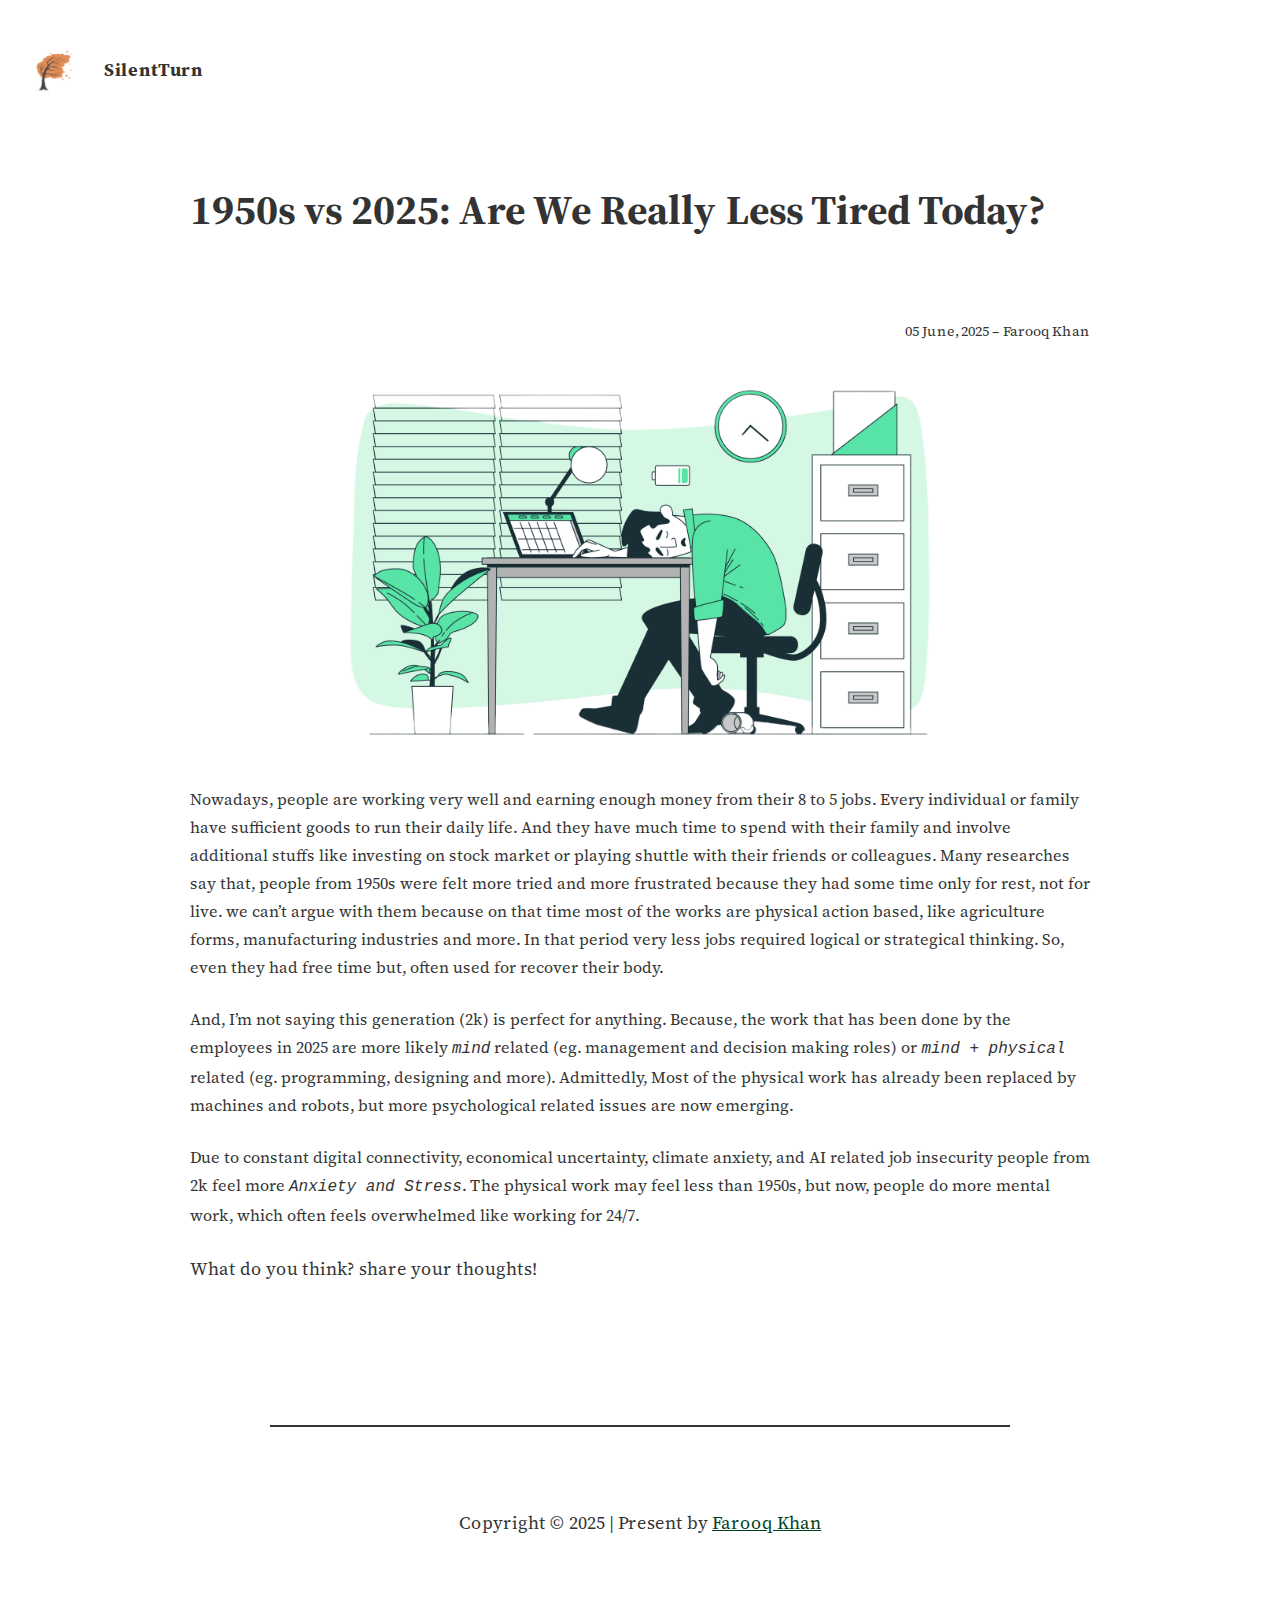
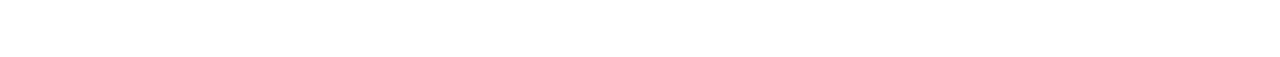
<file: 1950s-vs-2025-are-we-really-less-tired-today/index.html>
<!DOCTYPE html>
<html lang="en-US">
<head>
	<meta charset="UTF-8">
	<meta name="viewport" content="width=device-width, initial-scale=1">
<meta name="robots" content="noindex, nofollow">
	<style>img:is([sizes="auto" i], [sizes^="auto," i]) { contain-intrinsic-size: 3000px 1500px }</style>
	<title>1950s vs 2025: Are We Really Less Tired Today? &#8211; SilenTurn</title>
<link rel="alternate" type="application/rss+xml" title="SilenTurn &raquo; Feed" href="./../feed/index.html">
<link rel="alternate" type="application/rss+xml" title="SilenTurn &raquo; Comments Feed" href="./../comments/feed/index.html">
<script>
window._wpemojiSettings = {"baseUrl":"https:\/\/s.w.org\/images\/core\/emoji\/15.1.0\/72x72\/","ext":".png","svgUrl":"https:\/\/s.w.org\/images\/core\/emoji\/15.1.0\/svg\/","svgExt":".svg","source":{"concatemoji":".\/\/wp-includes\/js\/wp-emoji-release.min.js?ver=6.8.1"}};
/*! This file is auto-generated */
!function(i,n){var o,s,e;function c(e){try{var t={supportTests:e,timestamp:(new Date).valueOf()};sessionStorage.setItem(o,JSON.stringify(t))}catch(e){}}function p(e,t,n){e.clearRect(0,0,e.canvas.width,e.canvas.height),e.fillText(t,0,0);var t=new Uint32Array(e.getImageData(0,0,e.canvas.width,e.canvas.height).data),r=(e.clearRect(0,0,e.canvas.width,e.canvas.height),e.fillText(n,0,0),new Uint32Array(e.getImageData(0,0,e.canvas.width,e.canvas.height).data));return t.every(function(e,t){return e===r[t]})}function u(e,t,n){switch(t){case"flag":return n(e,"🏳️‍⚧️","🏳️​⚧️")?!1:!n(e,"🇺🇳","🇺​🇳")&&!n(e,"🏴󠁧󠁢󠁥󠁮󠁧󠁿","🏴​󠁧​󠁢​󠁥​󠁮​󠁧​󠁿");case"emoji":return!n(e,"🐦‍🔥","🐦​🔥")}return!1}function f(e,t,n){var r="undefined"!=typeof WorkerGlobalScope&&self instanceof WorkerGlobalScope?new OffscreenCanvas(300,150):i.createElement("canvas"),a=r.getContext("2d",{willReadFrequently:!0}),o=(a.textBaseline="top",a.font="600 32px Arial",{});return e.forEach(function(e){o[e]=t(a,e,n)}),o}function t(e){var t=i.createElement("script");t.src=e,t.defer=!0,i.head.appendChild(t)}"undefined"!=typeof Promise&&(o="wpEmojiSettingsSupports",s=["flag","emoji"],n.supports={everything:!0,everythingExceptFlag:!0},e=new Promise(function(e){i.addEventListener("DOMContentLoaded",e,{once:!0})}),new Promise(function(t){var n=function(){try{var e=JSON.parse(sessionStorage.getItem(o));if("object"==typeof e&&"number"==typeof e.timestamp&&(new Date).valueOf()<e.timestamp+604800&&"object"==typeof e.supportTests)return e.supportTests}catch(e){}return null}();if(!n){if("undefined"!=typeof Worker&&"undefined"!=typeof OffscreenCanvas&&"undefined"!=typeof URL&&URL.createObjectURL&&"undefined"!=typeof Blob)try{var e="postMessage("+f.toString()+"("+[JSON.stringify(s),u.toString(),p.toString()].join(",")+"));",r=new Blob([e],{type:"text/javascript"}),a=new Worker(URL.createObjectURL(r),{name:"wpTestEmojiSupports"});return void(a.onmessage=function(e){c(n=e.data),a.terminate(),t(n)})}catch(e){}c(n=f(s,u,p))}t(n)}).then(function(e){for(var t in e)n.supports[t]=e[t],n.supports.everything=n.supports.everything&&n.supports[t],"flag"!==t&&(n.supports.everythingExceptFlag=n.supports.everythingExceptFlag&&n.supports[t]);n.supports.everythingExceptFlag=n.supports.everythingExceptFlag&&!n.supports.flag,n.DOMReady=!1,n.readyCallback=function(){n.DOMReady=!0}}).then(function(){return e}).then(function(){var e;n.supports.everything||(n.readyCallback(),(e=n.source||{}).concatemoji?t(e.concatemoji):e.wpemoji&&e.twemoji&&(t(e.twemoji),t(e.wpemoji)))}))}((window,document),window._wpemojiSettings);
</script>
<style id="wp-block-image-inline-css">.wp-block-image>a,.wp-block-image>figure>a{display:inline-block}.wp-block-image img{box-sizing:border-box;height:auto;max-width:100%;vertical-align:bottom}@media not (prefers-reduced-motion){.wp-block-image img.hide{visibility:hidden}.wp-block-image img.show{animation:show-content-image .4s}}.wp-block-image[style*=border-radius] img,.wp-block-image[style*=border-radius]>a{border-radius:inherit}.wp-block-image.has-custom-border img{box-sizing:border-box}.wp-block-image.aligncenter{text-align:center}.wp-block-image.alignfull>a,.wp-block-image.alignwide>a{width:100%}.wp-block-image.alignfull img,.wp-block-image.alignwide img{height:auto;width:100%}.wp-block-image .aligncenter,.wp-block-image .alignleft,.wp-block-image .alignright,.wp-block-image.aligncenter,.wp-block-image.alignleft,.wp-block-image.alignright{display:table}.wp-block-image .aligncenter>figcaption,.wp-block-image .alignleft>figcaption,.wp-block-image .alignright>figcaption,.wp-block-image.aligncenter>figcaption,.wp-block-image.alignleft>figcaption,.wp-block-image.alignright>figcaption{caption-side:bottom;display:table-caption}.wp-block-image .alignleft{float:left;margin:.5em 1em .5em 0}.wp-block-image .alignright{float:right;margin:.5em 0 .5em 1em}.wp-block-image .aligncenter{margin-left:auto;margin-right:auto}.wp-block-image :where(figcaption){margin-bottom:1em;margin-top:.5em}.wp-block-image.is-style-circle-mask img{border-radius:9999px}@supports ((-webkit-mask-image:none) or (mask-image:none)) or (-webkit-mask-image:none){.wp-block-image.is-style-circle-mask img{border-radius:0;-webkit-mask-image:url('data:image/svg+xml;utf8,<svg viewBox="0 0 100 100" xmlns="http://www.w3.org/2000/svg"><circle cx="50" cy="50" r="50"/></svg>');mask-image:url('data:image/svg+xml;utf8,<svg viewBox="0 0 100 100" xmlns="http://www.w3.org/2000/svg"><circle cx="50" cy="50" r="50"/></svg>');mask-mode:alpha;-webkit-mask-position:center;mask-position:center;-webkit-mask-repeat:no-repeat;mask-repeat:no-repeat;-webkit-mask-size:contain;mask-size:contain}}:root :where(.wp-block-image.is-style-rounded img,.wp-block-image .is-style-rounded img){border-radius:9999px}.wp-block-image figure{margin:0}.wp-lightbox-container{display:flex;flex-direction:column;position:relative}.wp-lightbox-container img{cursor:zoom-in}.wp-lightbox-container img:hover+button{opacity:1}.wp-lightbox-container button{align-items:center;-webkit-backdrop-filter:blur(16px) saturate(180%);backdrop-filter:blur(16px) saturate(180%);background-color:#5a5a5a40;border:none;border-radius:4px;cursor:zoom-in;display:flex;height:20px;justify-content:center;opacity:0;padding:0;position:absolute;right:16px;text-align:center;top:16px;width:20px;z-index:100}@media not (prefers-reduced-motion){.wp-lightbox-container button{transition:opacity .2s ease}}.wp-lightbox-container button:focus-visible{outline:3px auto #5a5a5a40;outline:3px auto -webkit-focus-ring-color;outline-offset:3px}.wp-lightbox-container button:hover{cursor:pointer;opacity:1}.wp-lightbox-container button:focus{opacity:1}.wp-lightbox-container button:focus,.wp-lightbox-container button:hover,.wp-lightbox-container button:not(:hover):not(:active):not(.has-background){background-color:#5a5a5a40;border:none}.wp-lightbox-overlay{box-sizing:border-box;cursor:zoom-out;height:100vh;left:0;overflow:hidden;position:fixed;top:0;visibility:hidden;width:100%;z-index:100000}.wp-lightbox-overlay .close-button{align-items:center;cursor:pointer;display:flex;justify-content:center;min-height:40px;min-width:40px;padding:0;position:absolute;right:calc(env(safe-area-inset-right) + 16px);top:calc(env(safe-area-inset-top) + 16px);z-index:5000000}.wp-lightbox-overlay .close-button:focus,.wp-lightbox-overlay .close-button:hover,.wp-lightbox-overlay .close-button:not(:hover):not(:active):not(.has-background){background:none;border:none}.wp-lightbox-overlay .lightbox-image-container{height:var(--wp--lightbox-container-height);left:50%;overflow:hidden;position:absolute;top:50%;transform:translate(-50%,-50%);transform-origin:top left;width:var(--wp--lightbox-container-width);z-index:9999999999}.wp-lightbox-overlay .wp-block-image{align-items:center;box-sizing:border-box;display:flex;height:100%;justify-content:center;margin:0;position:relative;transform-origin:0 0;width:100%;z-index:3000000}.wp-lightbox-overlay .wp-block-image img{height:var(--wp--lightbox-image-height);min-height:var(--wp--lightbox-image-height);min-width:var(--wp--lightbox-image-width);width:var(--wp--lightbox-image-width)}.wp-lightbox-overlay .wp-block-image figcaption{display:none}.wp-lightbox-overlay button{background:none;border:none}.wp-lightbox-overlay .scrim{background-color:#fff;height:100%;opacity:.9;position:absolute;width:100%;z-index:2000000}.wp-lightbox-overlay.active{visibility:visible}@media not (prefers-reduced-motion){.wp-lightbox-overlay.active{animation:turn-on-visibility .25s both}.wp-lightbox-overlay.active img{animation:turn-on-visibility .35s both}.wp-lightbox-overlay.show-closing-animation:not(.active){animation:turn-off-visibility .35s both}.wp-lightbox-overlay.show-closing-animation:not(.active) img{animation:turn-off-visibility .25s both}.wp-lightbox-overlay.zoom.active{animation:none;opacity:1;visibility:visible}.wp-lightbox-overlay.zoom.active .lightbox-image-container{animation:lightbox-zoom-in .4s}.wp-lightbox-overlay.zoom.active .lightbox-image-container img{animation:none}.wp-lightbox-overlay.zoom.active .scrim{animation:turn-on-visibility .4s forwards}.wp-lightbox-overlay.zoom.show-closing-animation:not(.active){animation:none}.wp-lightbox-overlay.zoom.show-closing-animation:not(.active) .lightbox-image-container{animation:lightbox-zoom-out .4s}.wp-lightbox-overlay.zoom.show-closing-animation:not(.active) .lightbox-image-container img{animation:none}.wp-lightbox-overlay.zoom.show-closing-animation:not(.active) .scrim{animation:turn-off-visibility .4s forwards}}@keyframes show-content-image{0%{visibility:hidden}99%{visibility:hidden}to{visibility:visible}}@keyframes turn-on-visibility{0%{opacity:0}to{opacity:1}}@keyframes turn-off-visibility{0%{opacity:1;visibility:visible}99%{opacity:0;visibility:visible}to{opacity:0;visibility:hidden}}@keyframes lightbox-zoom-in{0%{transform:translate(calc((-100vw + var(--wp--lightbox-scrollbar-width))/2 + var(--wp--lightbox-initial-left-position)),calc(-50vh + var(--wp--lightbox-initial-top-position))) scale(var(--wp--lightbox-scale))}to{transform:translate(-50%,-50%) scale(1)}}@keyframes lightbox-zoom-out{0%{transform:translate(-50%,-50%) scale(1);visibility:visible}99%{visibility:visible}to{transform:translate(calc((-100vw + var(--wp--lightbox-scrollbar-width))/2 + var(--wp--lightbox-initial-left-position)),calc(-50vh + var(--wp--lightbox-initial-top-position))) scale(var(--wp--lightbox-scale));visibility:hidden}}</style>
<style id="wp-block-paragraph-inline-css">.is-small-text{font-size:.875em}.is-regular-text{font-size:1em}.is-large-text{font-size:2.25em}.is-larger-text{font-size:3em}.has-drop-cap:not(:focus):first-letter{float:left;font-size:8.4em;font-style:normal;font-weight:100;line-height:.68;margin:.05em .1em 0 0;text-transform:uppercase}body.rtl .has-drop-cap:not(:focus):first-letter{float:none;margin-left:.1em}p.has-drop-cap.has-background{overflow:hidden}:root :where(p.has-background){padding:1.25em 2.375em}:where(p.has-text-color:not(.has-link-color)) a{color:inherit}p.has-text-align-left[style*="writing-mode:vertical-lr"],p.has-text-align-right[style*="writing-mode:vertical-rl"]{rotate:180deg}</style>
<style id="wp-block-group-inline-css">.wp-block-group{box-sizing:border-box}:where(.wp-block-group.wp-block-group-is-layout-constrained){position:relative}</style>
<style id="wp-block-post-title-inline-css">.wp-block-post-title{box-sizing:border-box;word-break:break-word}.wp-block-post-title :where(a){display:inline-block;font-family:inherit;font-size:inherit;font-style:inherit;font-weight:inherit;letter-spacing:inherit;line-height:inherit;text-decoration:inherit}</style>
<style id="wp-block-post-content-inline-css">.wp-block-post-content{display:flow-root}</style>
<style id="wp-block-comments-inline-css">.wp-block-post-comments{box-sizing:border-box}.wp-block-post-comments .alignleft{float:left}.wp-block-post-comments .alignright{float:right}.wp-block-post-comments .navigation:after{clear:both;content:"";display:table}.wp-block-post-comments .commentlist{clear:both;list-style:none;margin:0;padding:0}.wp-block-post-comments .commentlist .comment{min-height:2.25em;padding-left:3.25em}.wp-block-post-comments .commentlist .comment p{font-size:1em;line-height:1.8;margin:1em 0}.wp-block-post-comments .commentlist .children{list-style:none;margin:0;padding:0}.wp-block-post-comments .comment-author{line-height:1.5}.wp-block-post-comments .comment-author .avatar{border-radius:1.5em;display:block;float:left;height:2.5em;margin-right:.75em;margin-top:.5em;width:2.5em}.wp-block-post-comments .comment-author cite{font-style:normal}.wp-block-post-comments .comment-meta{font-size:.875em;line-height:1.5}.wp-block-post-comments .comment-meta b{font-weight:400}.wp-block-post-comments .comment-meta .comment-awaiting-moderation{display:block;margin-bottom:1em;margin-top:1em}.wp-block-post-comments .comment-body .commentmetadata{font-size:.875em}.wp-block-post-comments .comment-form-author label,.wp-block-post-comments .comment-form-comment label,.wp-block-post-comments .comment-form-email label,.wp-block-post-comments .comment-form-url label{display:block;margin-bottom:.25em}.wp-block-post-comments .comment-form input:not([type=submit]):not([type=checkbox]),.wp-block-post-comments .comment-form textarea{box-sizing:border-box;display:block;width:100%}.wp-block-post-comments .comment-form-cookies-consent{display:flex;gap:.25em}.wp-block-post-comments .comment-form-cookies-consent #wp-comment-cookies-consent{margin-top:.35em}.wp-block-post-comments .comment-reply-title{margin-bottom:0}.wp-block-post-comments .comment-reply-title :where(small){font-size:var(--wp--preset--font-size--medium,smaller);margin-left:.5em}.wp-block-post-comments .reply{font-size:.875em;margin-bottom:1.4em}.wp-block-post-comments input:not([type=submit]),.wp-block-post-comments textarea{border:1px solid #949494;font-family:inherit;font-size:1em}.wp-block-post-comments input:not([type=submit]):not([type=checkbox]),.wp-block-post-comments textarea{padding:calc(.667em + 2px)}:where(.wp-block-post-comments input[type=submit]){border:none}.wp-block-comments{box-sizing:border-box}</style>
<style id="wp-block-spacer-inline-css">.wp-block-spacer{clear:both}</style>
<style id="wp-block-separator-inline-css">@charset "UTF-8";.wp-block-separator{border:none;border-top:2px solid}:root :where(.wp-block-separator.is-style-dots){height:auto;line-height:1;text-align:center}:root :where(.wp-block-separator.is-style-dots):before{color:currentColor;content:"···";font-family:serif;font-size:1.5em;letter-spacing:2em;padding-left:2em}.wp-block-separator.is-style-dots{background:none!important;border:none!important}</style>
<style id="wp-emoji-styles-inline-css">img.wp-smiley, img.emoji {
		display: inline !important;
		border: none !important;
		box-shadow: none !important;
		height: 1em !important;
		width: 1em !important;
		margin: 0 0.07em !important;
		vertical-align: -0.1em !important;
		background: none !important;
		padding: 0 !important;
	}</style>
<style id="wp-block-library-inline-css">:root{--wp-admin-theme-color:#007cba;--wp-admin-theme-color--rgb:0,124,186;--wp-admin-theme-color-darker-10:#006ba1;--wp-admin-theme-color-darker-10--rgb:0,107,161;--wp-admin-theme-color-darker-20:#005a87;--wp-admin-theme-color-darker-20--rgb:0,90,135;--wp-admin-border-width-focus:2px;--wp-block-synced-color:#7a00df;--wp-block-synced-color--rgb:122,0,223;--wp-bound-block-color:var(--wp-block-synced-color)}@media (min-resolution:192dpi){:root{--wp-admin-border-width-focus:1.5px}}.wp-element-button{cursor:pointer}:root{--wp--preset--font-size--normal:16px;--wp--preset--font-size--huge:42px}:root .has-very-light-gray-background-color{background-color:#eee}:root .has-very-dark-gray-background-color{background-color:#313131}:root .has-very-light-gray-color{color:#eee}:root .has-very-dark-gray-color{color:#313131}:root .has-vivid-green-cyan-to-vivid-cyan-blue-gradient-background{background:linear-gradient(135deg,#00d084,#0693e3)}:root .has-purple-crush-gradient-background{background:linear-gradient(135deg,#34e2e4,#4721fb 50%,#ab1dfe)}:root .has-hazy-dawn-gradient-background{background:linear-gradient(135deg,#faaca8,#dad0ec)}:root .has-subdued-olive-gradient-background{background:linear-gradient(135deg,#fafae1,#67a671)}:root .has-atomic-cream-gradient-background{background:linear-gradient(135deg,#fdd79a,#004a59)}:root .has-nightshade-gradient-background{background:linear-gradient(135deg,#330968,#31cdcf)}:root .has-midnight-gradient-background{background:linear-gradient(135deg,#020381,#2874fc)}.has-regular-font-size{font-size:1em}.has-larger-font-size{font-size:2.625em}.has-normal-font-size{font-size:var(--wp--preset--font-size--normal)}.has-huge-font-size{font-size:var(--wp--preset--font-size--huge)}.has-text-align-center{text-align:center}.has-text-align-left{text-align:left}.has-text-align-right{text-align:right}#end-resizable-editor-section{display:none}.aligncenter{clear:both}.items-justified-left{justify-content:flex-start}.items-justified-center{justify-content:center}.items-justified-right{justify-content:flex-end}.items-justified-space-between{justify-content:space-between}.screen-reader-text{border:0;clip-path:inset(50%);height:1px;margin:-1px;overflow:hidden;padding:0;position:absolute;width:1px;word-wrap:normal!important}.screen-reader-text:focus{background-color:#ddd;clip-path:none;color:#444;display:block;font-size:1em;height:auto;left:5px;line-height:normal;padding:15px 23px 14px;text-decoration:none;top:5px;width:auto;z-index:100000}html :where(.has-border-color){border-style:solid}html :where([style*=border-top-color]){border-top-style:solid}html :where([style*=border-right-color]){border-right-style:solid}html :where([style*=border-bottom-color]){border-bottom-style:solid}html :where([style*=border-left-color]){border-left-style:solid}html :where([style*=border-width]){border-style:solid}html :where([style*=border-top-width]){border-top-style:solid}html :where([style*=border-right-width]){border-right-style:solid}html :where([style*=border-bottom-width]){border-bottom-style:solid}html :where([style*=border-left-width]){border-left-style:solid}html :where(img[class*=wp-image-]){height:auto;max-width:100%}:where(figure){margin:0 0 1em}html :where(.is-position-sticky){--wp-admin--admin-bar--position-offset:var(--wp-admin--admin-bar--height,0px)}@media screen and (max-width:600px){html :where(.is-position-sticky){--wp-admin--admin-bar--position-offset:0px}}</style>
<style id="global-styles-inline-css">:root{--wp--preset--aspect-ratio--square: 1;--wp--preset--aspect-ratio--4-3: 4/3;--wp--preset--aspect-ratio--3-4: 3/4;--wp--preset--aspect-ratio--3-2: 3/2;--wp--preset--aspect-ratio--2-3: 2/3;--wp--preset--aspect-ratio--16-9: 16/9;--wp--preset--aspect-ratio--9-16: 9/16;--wp--preset--color--black: #000000;--wp--preset--color--cyan-bluish-gray: #abb8c3;--wp--preset--color--white: #ffffff;--wp--preset--color--pale-pink: #f78da7;--wp--preset--color--vivid-red: #cf2e2e;--wp--preset--color--luminous-vivid-orange: #ff6900;--wp--preset--color--luminous-vivid-amber: #fcb900;--wp--preset--color--light-green-cyan: #7bdcb5;--wp--preset--color--vivid-green-cyan: #00d084;--wp--preset--color--pale-cyan-blue: #8ed1fc;--wp--preset--color--vivid-cyan-blue: #0693e3;--wp--preset--color--vivid-purple: #9b51e0;--wp--preset--color--base: #ffffff;--wp--preset--color--contrast: #333333;--wp--preset--color--primary: #15803d;--wp--preset--color--secondary: #00401D;--wp--preset--gradient--vivid-cyan-blue-to-vivid-purple: linear-gradient(135deg,rgba(6,147,227,1) 0%,rgb(155,81,224) 100%);--wp--preset--gradient--light-green-cyan-to-vivid-green-cyan: linear-gradient(135deg,rgb(122,220,180) 0%,rgb(0,208,130) 100%);--wp--preset--gradient--luminous-vivid-amber-to-luminous-vivid-orange: linear-gradient(135deg,rgba(252,185,0,1) 0%,rgba(255,105,0,1) 100%);--wp--preset--gradient--luminous-vivid-orange-to-vivid-red: linear-gradient(135deg,rgba(255,105,0,1) 0%,rgb(207,46,46) 100%);--wp--preset--gradient--very-light-gray-to-cyan-bluish-gray: linear-gradient(135deg,rgb(238,238,238) 0%,rgb(169,184,195) 100%);--wp--preset--gradient--cool-to-warm-spectrum: linear-gradient(135deg,rgb(74,234,220) 0%,rgb(151,120,209) 20%,rgb(207,42,186) 40%,rgb(238,44,130) 60%,rgb(251,105,98) 80%,rgb(254,248,76) 100%);--wp--preset--gradient--blush-light-purple: linear-gradient(135deg,rgb(255,206,236) 0%,rgb(152,150,240) 100%);--wp--preset--gradient--blush-bordeaux: linear-gradient(135deg,rgb(254,205,165) 0%,rgb(254,45,45) 50%,rgb(107,0,62) 100%);--wp--preset--gradient--luminous-dusk: linear-gradient(135deg,rgb(255,203,112) 0%,rgb(199,81,192) 50%,rgb(65,88,208) 100%);--wp--preset--gradient--pale-ocean: linear-gradient(135deg,rgb(255,245,203) 0%,rgb(182,227,212) 50%,rgb(51,167,181) 100%);--wp--preset--gradient--electric-grass: linear-gradient(135deg,rgb(202,248,128) 0%,rgb(113,206,126) 100%);--wp--preset--gradient--midnight: linear-gradient(135deg,rgb(2,3,129) 0%,rgb(40,116,252) 100%);--wp--preset--font-size--small: 1rem;--wp--preset--font-size--medium: 1.5rem;--wp--preset--font-size--large: 1.75rem;--wp--preset--font-size--x-large: 2rem;--wp--preset--font-size--x-small: 0.875rem;--wp--preset--font-size--base: 1.125rem;--wp--preset--font-size--xx-large: 2.5rem;--wp--preset--font-family--source-serif: "Source Serif", serif;--wp--preset--font-family--system-font: -apple-system,BlinkMacSystemFont,"Segoe UI",Roboto,Oxygen-Sans,Ubuntu,Cantarell,"Helvetica Neue",sans-serif;--wp--preset--spacing--20: 0.44rem;--wp--preset--spacing--30: 0.67rem;--wp--preset--spacing--40: 1rem;--wp--preset--spacing--50: 1.5rem;--wp--preset--spacing--60: 2.25rem;--wp--preset--spacing--70: 3.38rem;--wp--preset--spacing--80: 5.06rem;--wp--preset--spacing--x-small: 1.25rem;--wp--preset--spacing--small: 2.5rem;--wp--preset--spacing--medium: 3.75rem;--wp--preset--spacing--large: 5rem;--wp--preset--spacing--x-large: 6.25rem;--wp--preset--shadow--natural: 6px 6px 9px rgba(0, 0, 0, 0.2);--wp--preset--shadow--deep: 12px 12px 50px rgba(0, 0, 0, 0.4);--wp--preset--shadow--sharp: 6px 6px 0px rgba(0, 0, 0, 0.2);--wp--preset--shadow--outlined: 6px 6px 0px -3px rgba(255, 255, 255, 1), 6px 6px rgba(0, 0, 0, 1);--wp--preset--shadow--crisp: 6px 6px 0px rgba(0, 0, 0, 1);}:root { --wp--style--global--content-size: 740px;--wp--style--global--wide-size: 900px; }:where(body) { margin: 0; }.wp-site-blocks { padding-top: var(--wp--style--root--padding-top); padding-bottom: var(--wp--style--root--padding-bottom); }.has-global-padding { padding-right: var(--wp--style--root--padding-right); padding-left: var(--wp--style--root--padding-left); }.has-global-padding > .alignfull { margin-right: calc(var(--wp--style--root--padding-right) * -1); margin-left: calc(var(--wp--style--root--padding-left) * -1); }.has-global-padding :where(:not(.alignfull.is-layout-flow) > .has-global-padding:not(.wp-block-block, .alignfull)) { padding-right: 0; padding-left: 0; }.has-global-padding :where(:not(.alignfull.is-layout-flow) > .has-global-padding:not(.wp-block-block, .alignfull)) > .alignfull { margin-left: 0; margin-right: 0; }.wp-site-blocks > .alignleft { float: left; margin-right: 2em; }.wp-site-blocks > .alignright { float: right; margin-left: 2em; }.wp-site-blocks > .aligncenter { justify-content: center; margin-left: auto; margin-right: auto; }:where(.wp-site-blocks) > * { margin-block-start: 1.5rem; margin-block-end: 0; }:where(.wp-site-blocks) > :first-child { margin-block-start: 0; }:where(.wp-site-blocks) > :last-child { margin-block-end: 0; }:root { --wp--style--block-gap: 1.5rem; }:root :where(.is-layout-flow) > :first-child{margin-block-start: 0;}:root :where(.is-layout-flow) > :last-child{margin-block-end: 0;}:root :where(.is-layout-flow) > *{margin-block-start: 1.5rem;margin-block-end: 0;}:root :where(.is-layout-constrained) > :first-child{margin-block-start: 0;}:root :where(.is-layout-constrained) > :last-child{margin-block-end: 0;}:root :where(.is-layout-constrained) > *{margin-block-start: 1.5rem;margin-block-end: 0;}:root :where(.is-layout-flex){gap: 1.5rem;}:root :where(.is-layout-grid){gap: 1.5rem;}.is-layout-flow > .alignleft{float: left;margin-inline-start: 0;margin-inline-end: 2em;}.is-layout-flow > .alignright{float: right;margin-inline-start: 2em;margin-inline-end: 0;}.is-layout-flow > .aligncenter{margin-left: auto !important;margin-right: auto !important;}.is-layout-constrained > .alignleft{float: left;margin-inline-start: 0;margin-inline-end: 2em;}.is-layout-constrained > .alignright{float: right;margin-inline-start: 2em;margin-inline-end: 0;}.is-layout-constrained > .aligncenter{margin-left: auto !important;margin-right: auto !important;}.is-layout-constrained > :where(:not(.alignleft):not(.alignright):not(.alignfull)){max-width: var(--wp--style--global--content-size);margin-left: auto !important;margin-right: auto !important;}.is-layout-constrained > .alignwide{max-width: var(--wp--style--global--wide-size);}body .is-layout-flex{display: flex;}.is-layout-flex{flex-wrap: wrap;align-items: center;}.is-layout-flex > :is(*, div){margin: 0;}body .is-layout-grid{display: grid;}.is-layout-grid > :is(*, div){margin: 0;}body{background-color: var(--wp--preset--color--base);color: var(--wp--preset--color--contrast);font-family: var(--wp--preset--font-family--source-serif);font-size: var(--wp--preset--font-size--base);line-height: 1.75;--wp--style--root--padding-top: var(--wp--preset--spacing--small);--wp--style--root--padding-right: var(--wp--preset--spacing--small);--wp--style--root--padding-bottom: var(--wp--preset--spacing--small);--wp--style--root--padding-left: var(--wp--preset--spacing--small);}a:where(:not(.wp-element-button)){color: var(--wp--preset--color--secondary);text-decoration: underline;}h1, h2, h3, h4, h5, h6{font-weight: 700;line-height: 1.4;}h1{font-size: clamp(1.563rem, 1.563rem + ((1vw - 0.2rem) * 2.93), 2.625rem);}h2{font-size: var(--wp--preset--font-size--large);}h3{font-size: var(--wp--preset--font-size--medium);}h4{font-size: var(--wp--preset--font-size--base);}h5{font-size: var(--wp--preset--font-size--small);letter-spacing: .1rem;text-transform: uppercase;}h6{font-size: var(--wp--preset--font-size--small);letter-spacing: .1rem;text-transform: uppercase;}:root :where(.wp-element-button, .wp-block-button__link){background-color: var(--wp--preset--color--primary);border-radius: 0;border-width: 0;color: var(--wp--preset--color--base);font-family: inherit;font-size: inherit;line-height: inherit;padding: calc(0.667em + 2px) calc(1.333em + 2px);text-decoration: none;}:root :where(.wp-element-button:hover, .wp-block-button__link:hover){background-color: var(--wp--preset--color--secondary);}.has-black-color{color: var(--wp--preset--color--black) !important;}.has-cyan-bluish-gray-color{color: var(--wp--preset--color--cyan-bluish-gray) !important;}.has-white-color{color: var(--wp--preset--color--white) !important;}.has-pale-pink-color{color: var(--wp--preset--color--pale-pink) !important;}.has-vivid-red-color{color: var(--wp--preset--color--vivid-red) !important;}.has-luminous-vivid-orange-color{color: var(--wp--preset--color--luminous-vivid-orange) !important;}.has-luminous-vivid-amber-color{color: var(--wp--preset--color--luminous-vivid-amber) !important;}.has-light-green-cyan-color{color: var(--wp--preset--color--light-green-cyan) !important;}.has-vivid-green-cyan-color{color: var(--wp--preset--color--vivid-green-cyan) !important;}.has-pale-cyan-blue-color{color: var(--wp--preset--color--pale-cyan-blue) !important;}.has-vivid-cyan-blue-color{color: var(--wp--preset--color--vivid-cyan-blue) !important;}.has-vivid-purple-color{color: var(--wp--preset--color--vivid-purple) !important;}.has-base-color{color: var(--wp--preset--color--base) !important;}.has-contrast-color{color: var(--wp--preset--color--contrast) !important;}.has-primary-color{color: var(--wp--preset--color--primary) !important;}.has-secondary-color{color: var(--wp--preset--color--secondary) !important;}.has-black-background-color{background-color: var(--wp--preset--color--black) !important;}.has-cyan-bluish-gray-background-color{background-color: var(--wp--preset--color--cyan-bluish-gray) !important;}.has-white-background-color{background-color: var(--wp--preset--color--white) !important;}.has-pale-pink-background-color{background-color: var(--wp--preset--color--pale-pink) !important;}.has-vivid-red-background-color{background-color: var(--wp--preset--color--vivid-red) !important;}.has-luminous-vivid-orange-background-color{background-color: var(--wp--preset--color--luminous-vivid-orange) !important;}.has-luminous-vivid-amber-background-color{background-color: var(--wp--preset--color--luminous-vivid-amber) !important;}.has-light-green-cyan-background-color{background-color: var(--wp--preset--color--light-green-cyan) !important;}.has-vivid-green-cyan-background-color{background-color: var(--wp--preset--color--vivid-green-cyan) !important;}.has-pale-cyan-blue-background-color{background-color: var(--wp--preset--color--pale-cyan-blue) !important;}.has-vivid-cyan-blue-background-color{background-color: var(--wp--preset--color--vivid-cyan-blue) !important;}.has-vivid-purple-background-color{background-color: var(--wp--preset--color--vivid-purple) !important;}.has-base-background-color{background-color: var(--wp--preset--color--base) !important;}.has-contrast-background-color{background-color: var(--wp--preset--color--contrast) !important;}.has-primary-background-color{background-color: var(--wp--preset--color--primary) !important;}.has-secondary-background-color{background-color: var(--wp--preset--color--secondary) !important;}.has-black-border-color{border-color: var(--wp--preset--color--black) !important;}.has-cyan-bluish-gray-border-color{border-color: var(--wp--preset--color--cyan-bluish-gray) !important;}.has-white-border-color{border-color: var(--wp--preset--color--white) !important;}.has-pale-pink-border-color{border-color: var(--wp--preset--color--pale-pink) !important;}.has-vivid-red-border-color{border-color: var(--wp--preset--color--vivid-red) !important;}.has-luminous-vivid-orange-border-color{border-color: var(--wp--preset--color--luminous-vivid-orange) !important;}.has-luminous-vivid-amber-border-color{border-color: var(--wp--preset--color--luminous-vivid-amber) !important;}.has-light-green-cyan-border-color{border-color: var(--wp--preset--color--light-green-cyan) !important;}.has-vivid-green-cyan-border-color{border-color: var(--wp--preset--color--vivid-green-cyan) !important;}.has-pale-cyan-blue-border-color{border-color: var(--wp--preset--color--pale-cyan-blue) !important;}.has-vivid-cyan-blue-border-color{border-color: var(--wp--preset--color--vivid-cyan-blue) !important;}.has-vivid-purple-border-color{border-color: var(--wp--preset--color--vivid-purple) !important;}.has-base-border-color{border-color: var(--wp--preset--color--base) !important;}.has-contrast-border-color{border-color: var(--wp--preset--color--contrast) !important;}.has-primary-border-color{border-color: var(--wp--preset--color--primary) !important;}.has-secondary-border-color{border-color: var(--wp--preset--color--secondary) !important;}.has-vivid-cyan-blue-to-vivid-purple-gradient-background{background: var(--wp--preset--gradient--vivid-cyan-blue-to-vivid-purple) !important;}.has-light-green-cyan-to-vivid-green-cyan-gradient-background{background: var(--wp--preset--gradient--light-green-cyan-to-vivid-green-cyan) !important;}.has-luminous-vivid-amber-to-luminous-vivid-orange-gradient-background{background: var(--wp--preset--gradient--luminous-vivid-amber-to-luminous-vivid-orange) !important;}.has-luminous-vivid-orange-to-vivid-red-gradient-background{background: var(--wp--preset--gradient--luminous-vivid-orange-to-vivid-red) !important;}.has-very-light-gray-to-cyan-bluish-gray-gradient-background{background: var(--wp--preset--gradient--very-light-gray-to-cyan-bluish-gray) !important;}.has-cool-to-warm-spectrum-gradient-background{background: var(--wp--preset--gradient--cool-to-warm-spectrum) !important;}.has-blush-light-purple-gradient-background{background: var(--wp--preset--gradient--blush-light-purple) !important;}.has-blush-bordeaux-gradient-background{background: var(--wp--preset--gradient--blush-bordeaux) !important;}.has-luminous-dusk-gradient-background{background: var(--wp--preset--gradient--luminous-dusk) !important;}.has-pale-ocean-gradient-background{background: var(--wp--preset--gradient--pale-ocean) !important;}.has-electric-grass-gradient-background{background: var(--wp--preset--gradient--electric-grass) !important;}.has-midnight-gradient-background{background: var(--wp--preset--gradient--midnight) !important;}.has-small-font-size{font-size: var(--wp--preset--font-size--small) !important;}.has-medium-font-size{font-size: var(--wp--preset--font-size--medium) !important;}.has-large-font-size{font-size: var(--wp--preset--font-size--large) !important;}.has-x-large-font-size{font-size: var(--wp--preset--font-size--x-large) !important;}.has-x-small-font-size{font-size: var(--wp--preset--font-size--x-small) !important;}.has-base-font-size{font-size: var(--wp--preset--font-size--base) !important;}.has-xx-large-font-size{font-size: var(--wp--preset--font-size--xx-large) !important;}.has-source-serif-font-family{font-family: var(--wp--preset--font-family--source-serif) !important;}.has-system-font-font-family{font-family: var(--wp--preset--font-family--system-font) !important;}
:root :where(.wp-block-post-title a:where(:not(.wp-element-button))){color: var(--wp--preset--color--contrast);text-decoration: none;}
:root :where(.wp-block-post-title a:where(:not(.wp-element-button)):active){color: var(--wp--preset--color--secondary);}</style>
<style id="core-block-supports-inline-css">.wp-container-core-group-is-layout-c3424c5d{flex-wrap:nowrap;}.wp-container-core-group-is-layout-c6679be5{justify-content:center;}</style>
<style id="wp-block-template-skip-link-inline-css">.skip-link.screen-reader-text {
			border: 0;
			clip-path: inset(50%);
			height: 1px;
			margin: -1px;
			overflow: hidden;
			padding: 0;
			position: absolute !important;
			width: 1px;
			word-wrap: normal !important;
		}

		.skip-link.screen-reader-text:focus {
			background-color: #eee;
			clip-path: none;
			color: #444;
			display: block;
			font-size: 1em;
			height: auto;
			left: 5px;
			line-height: normal;
			padding: 15px 23px 14px;
			text-decoration: none;
			top: 5px;
			width: auto;
			z-index: 100000;
		}</style>
<link rel="https://api.w.org/" href="./../wp-json/index.html">
<link rel="alternate" title="JSON" type="application/json" href="./../wp-json/wp/v2/pages/10/index.html">
<link rel="EditURI" type="application/rsd+xml" title="RSD" href="./../xmlrpc.php?rsd">
<meta name="generator" content="WordPress 6.8.1">
<link rel="canonical" href="./index.html">
<link rel="shortlink" href="./../index.html?p=10">
<link rel="alternate" title="oEmbed (JSON)" type="application/json+oembed" href="./../wp-json/oembed/1.0/embed/index.html?url=.%2F%2F1950s-vs-2025-are-we-really-less-tired-today%2F">
<link rel="alternate" title="oEmbed (XML)" type="text/xml+oembed" href="./../wp-json/oembed/1.0/embed/index.html?url=.%2F%2F1950s-vs-2025-are-we-really-less-tired-today%2F#038;format=xml">
<style class="wp-fonts-local">@font-face{font-family:"Source Serif";font-style:normal;font-weight:200 900;font-display:fallback;src:url('./../wp-content/themes/pineapple-wpex/assets/fonts/source-serif/SourceSerif4Variable-Roman.ttf.woff2') format('woff2');font-stretch:normal;}
@font-face{font-family:"Source Serif";font-style:italic;font-weight:200 900;font-display:fallback;src:url('./../wp-content/themes/pineapple-wpex/assets/fonts/source-serif/SourceSerif4Variable-Italic.ttf.woff2') format('woff2');font-stretch:normal;}</style>
<link rel="icon" href="./../wp-content/uploads/2025/06/logo.jpg" sizes="32x32">
<link rel="icon" href="./../wp-content/uploads/2025/06/logo.jpg" sizes="192x192">
<link rel="apple-touch-icon" href="./../wp-content/uploads/2025/06/logo.jpg">
<meta name="msapplication-TileImage" content="./../wp-content/uploads/2025/06/logo.jpg">
</head>

<body class="wp-singular page-template-default page page-id-10 wp-embed-responsive wp-theme-pineapple-wpex">

<div class="wp-site-blocks">
<header class="wp-block-template-part">
<div class="wp-block-group is-nowrap is-layout-flex wp-container-core-group-is-layout-c3424c5d wp-block-group-is-layout-flex" style="padding-right:var(--wp--preset--spacing--x-small);padding-left:var(--wp--preset--spacing--x-small)">
<figure class="wp-block-image size-full is-resized"><img fetchpriority="high" decoding="async" width="512" height="512" src="./../wp-content/uploads/2025/06/logo.jpg" alt="" class="wp-image-34" style="width:60px;height:auto"></figure>



<p><strong>SilentTurn</strong></p>
</div>
</header>


<main class="wp-block-group is-layout-flow wp-block-group-is-layout-flow" style="margin-top:var(--wp--preset--spacing--50)">
	
	<div class="wp-block-group has-global-padding is-layout-constrained wp-block-group-is-layout-constrained">
		<h1 style="margin-top:var(--wp--preset--spacing--large);margin-bottom:var(--wp--preset--spacing--large);" class="alignwide wp-block-post-title">1950s vs 2025: Are We Really Less Tired Today?</h1>
		<div class="entry-content alignwide wp-block-post-content is-layout-flow wp-block-post-content-is-layout-flow">
<p class="has-text-align-right has-x-small-font-size">05 June, 2025 &#8211; Farooq Khan </p>



<figure class="wp-block-image aligncenter size-full is-resized"><img decoding="async" width="3000" height="2000" src="./../wp-content/uploads/2025/06/36946864_8447301.png" alt="" class="wp-image-11" style="width:590px;height:auto"></figure>



<p class="has-small-font-size">Nowadays, people are working very well and earning enough money from their 8 to 5 jobs. Every individual or family have sufficient goods to run their daily life. And they have much time to spend with their family and involve additional stuffs like investing on stock market or playing shuttle with their friends or colleagues. Many researches say that, people from 1950s were felt more tried and more frustrated because they had some time only for rest, not for live. we can&#8217;t argue with them because on that time most of the works are physical action based, like agriculture forms, manufacturing industries and more. In that period very less jobs required logical or strategical thinking. So, even they had free time but, often used for recover their body.</p>



<p class="has-small-font-size">And, I&#8217;m not saying this generation (2k) is perfect for anything. Because, the work that has been done by the employees in 2025 are more likely <em><code>mind</code></em> related (eg. management and decision making roles) or <code><em>mind + physical</em></code> related (eg. programming, designing and more).  Admittedly,  Most of the physical work has already been replaced by machines and robots, but more psychological related issues are now emerging.</p>



<p class="has-small-font-size">Due to constant digital connectivity, economical uncertainty, climate anxiety, and AI related job insecurity people from 2k feel more <code><em>Anxiety and Stress</em></code>. The physical work may feel less than 1950s,  but now, people do more mental work, which often feels overwhelmed like working for 24/7. </p>



<p>What do you think? share your thoughts!</p>
</div>
	</div>
	
</main>



<div class="wp-block-group has-global-padding is-layout-constrained wp-block-group-is-layout-constrained">
	<section class="alignwide wp-block-template-part">

<div class="wp-block-group has-global-padding is-layout-constrained wp-block-group-is-layout-constrained" style="margin-top:var(--wp--preset--spacing--medium);">
	
</div>


</section>
</div>



<div style="height:1px" aria-hidden="true" class="wp-block-spacer"></div>


<footer class="wp-block-template-part">
<div class="wp-block-group has-global-padding is-layout-constrained wp-block-group-is-layout-constrained" style="margin-top:var(--wp--preset--spacing--large);margin-bottom:var(--wp--preset--spacing--large)">
<hr class="wp-block-separator has-text-color has-contrast-color has-alpha-channel-opacity has-contrast-background-color has-background is-style-default">



<div class="wp-block-group alignwide is-content-justification-center is-layout-flex wp-container-core-group-is-layout-c6679be5 wp-block-group-is-layout-flex" style="margin-top:var(--wp--preset--spacing--large);margin-bottom:0">
<p class="has-text-align-center">Copyright © 2025 | Present by <a href="https://www.linkedin.com/in/farooqkhan-" target="_blank" rel="noreferrer noopener">Farooq Khan</a></p>
</div>
</div>
</footer>
</div>
<script type="speculationrules">{"prefetch":[{"source":"document","where":{"and":[{"href_matches":"\/wordpress\/*"},{"not":{"href_matches":["\/wordpress\/wp-*.php","\/wordpress\/wp-admin\/*","\/wordpress\/wp-content\/uploads\/*","\/wordpress\/wp-content\/*","\/wordpress\/wp-content\/plugins\/*","\/wordpress\/wp-content\/themes\/pineapple-wpex\/*","\/wordpress\/*\\?(.+)"]}},{"not":{"selector_matches":"a[rel~=\"nofollow\"]"}},{"not":{"selector_matches":".no-prefetch, .no-prefetch a"}}]},"eagerness":"conservative"}]}</script>
<script id="wp-block-template-skip-link-js-after">( function() {
		var skipLinkTarget = document.querySelector( 'main' ),
			sibling,
			skipLinkTargetID,
			skipLink;

		// Early exit if a skip-link target can't be located.
		if ( ! skipLinkTarget ) {
			return;
		}

		/*
		 * Get the site wrapper.
		 * The skip-link will be injected in the beginning of it.
		 */
		sibling = document.querySelector( '.wp-site-blocks' );

		// Early exit if the root element was not found.
		if ( ! sibling ) {
			return;
		}

		// Get the skip-link target's ID, and generate one if it doesn't exist.
		skipLinkTargetID = skipLinkTarget.id;
		if ( ! skipLinkTargetID ) {
			skipLinkTargetID = 'wp--skip-link--target';
			skipLinkTarget.id = skipLinkTargetID;
		}

		// Create the skip link.
		skipLink = document.createElement( 'a' );
		skipLink.classList.add( 'skip-link', 'screen-reader-text' );
		skipLink.id = 'wp-skip-link';
		skipLink.href = '#' + skipLinkTargetID;
		skipLink.innerText = 'Skip to content';

		// Inject the skip link.
		sibling.parentElement.insertBefore( skipLink, sibling );
	}() );</script>
</body>
</html>
</file>
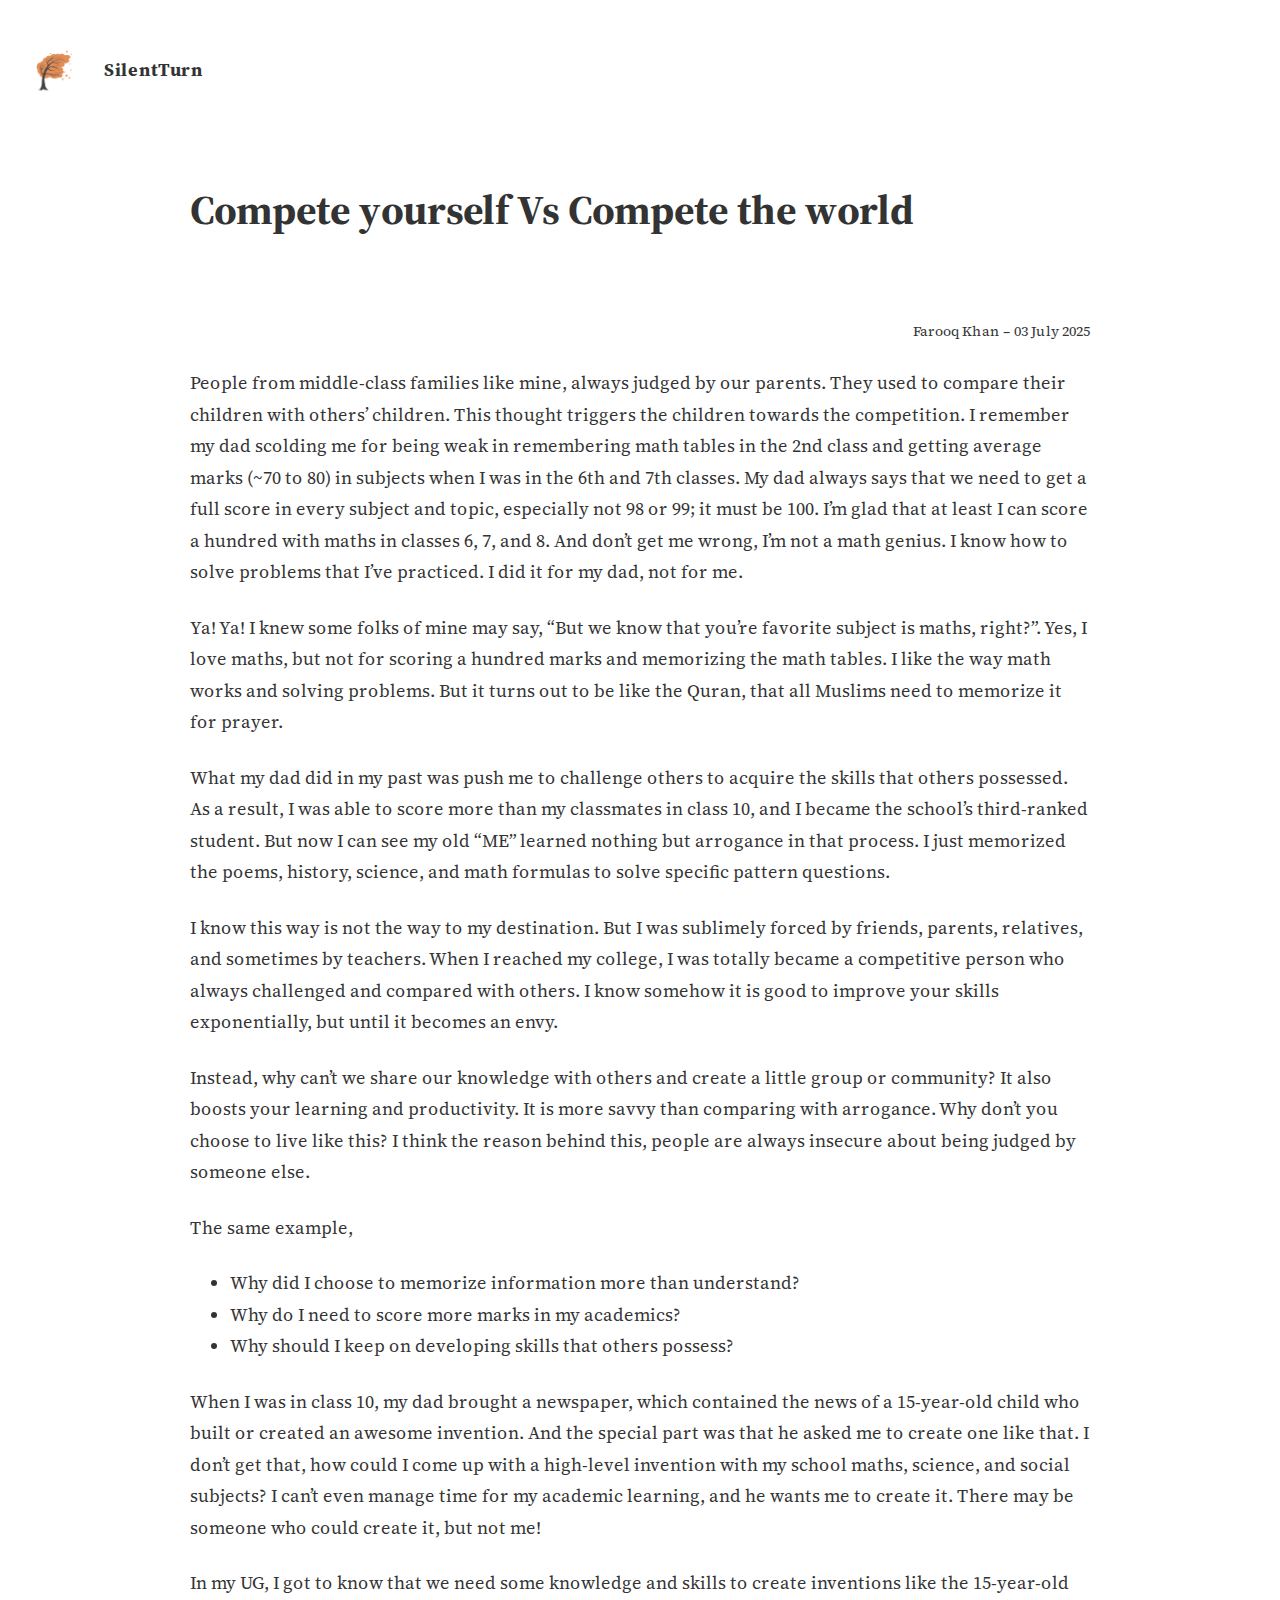
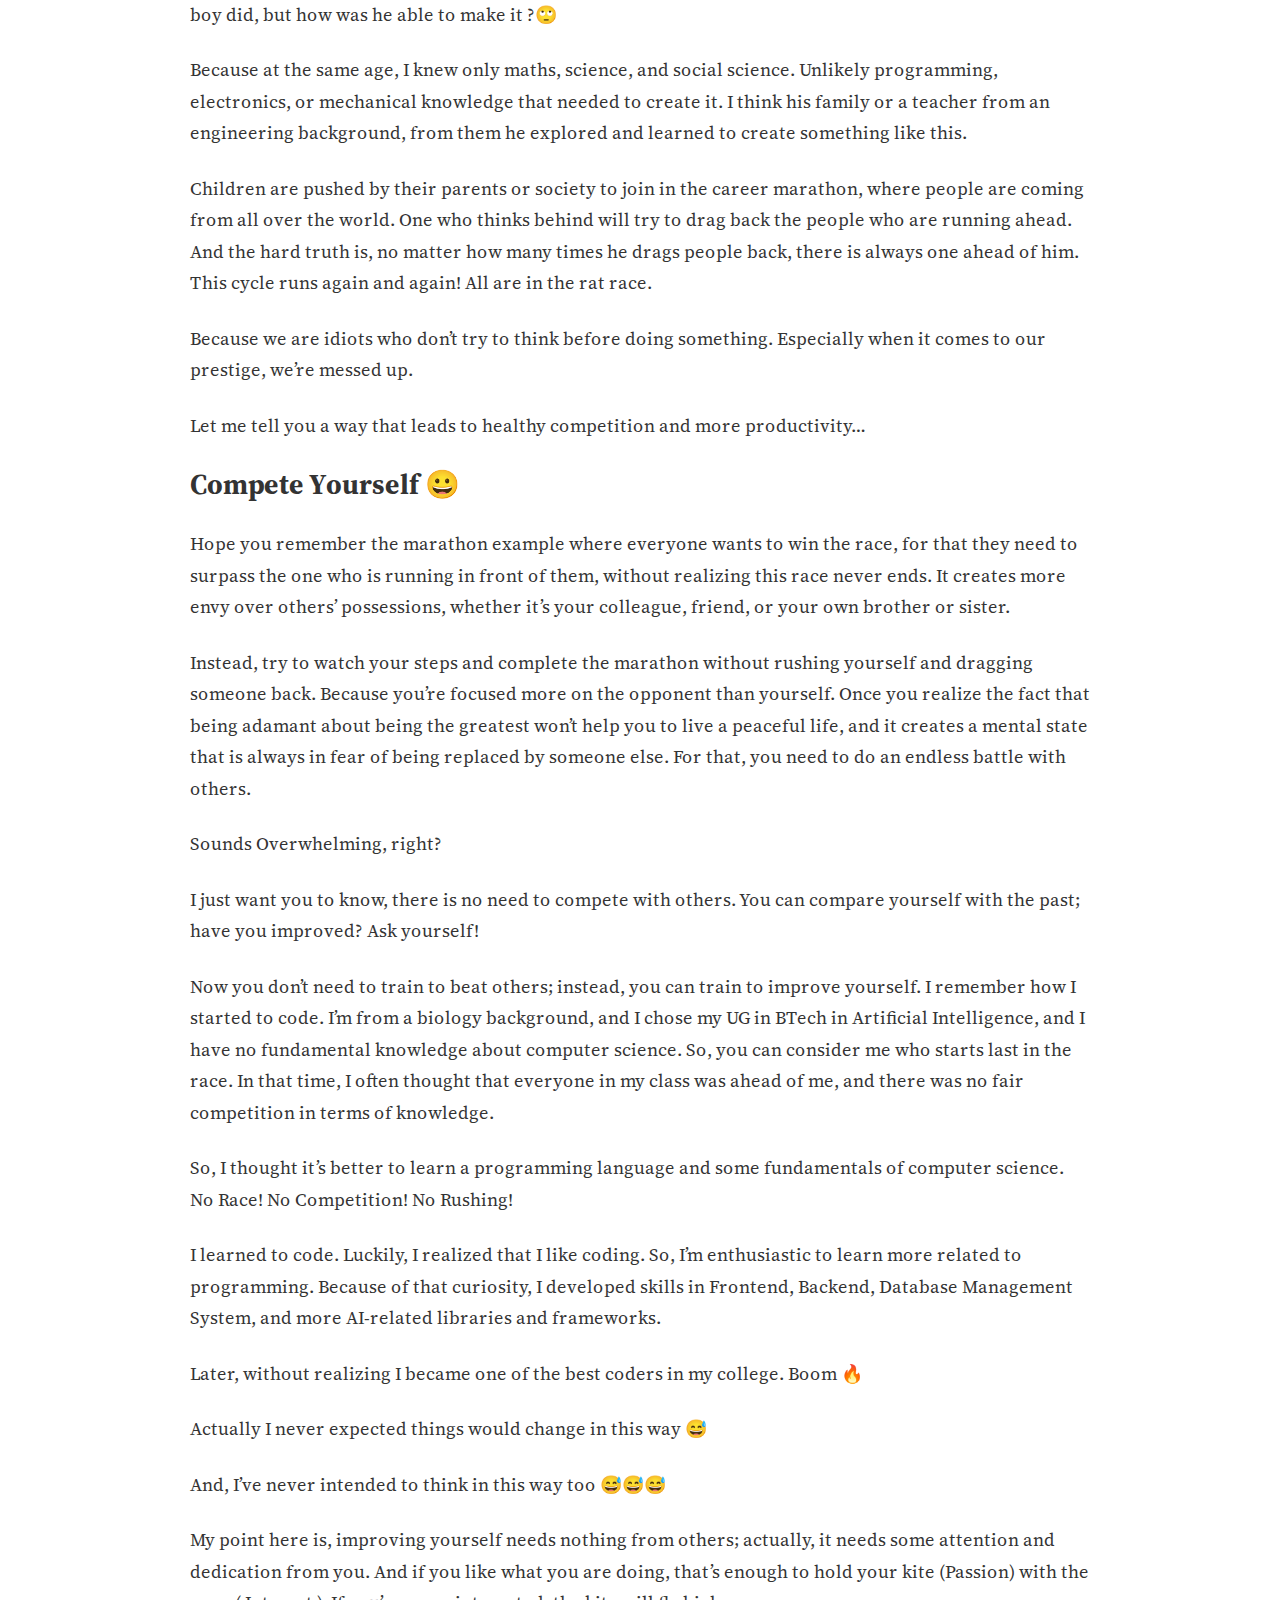
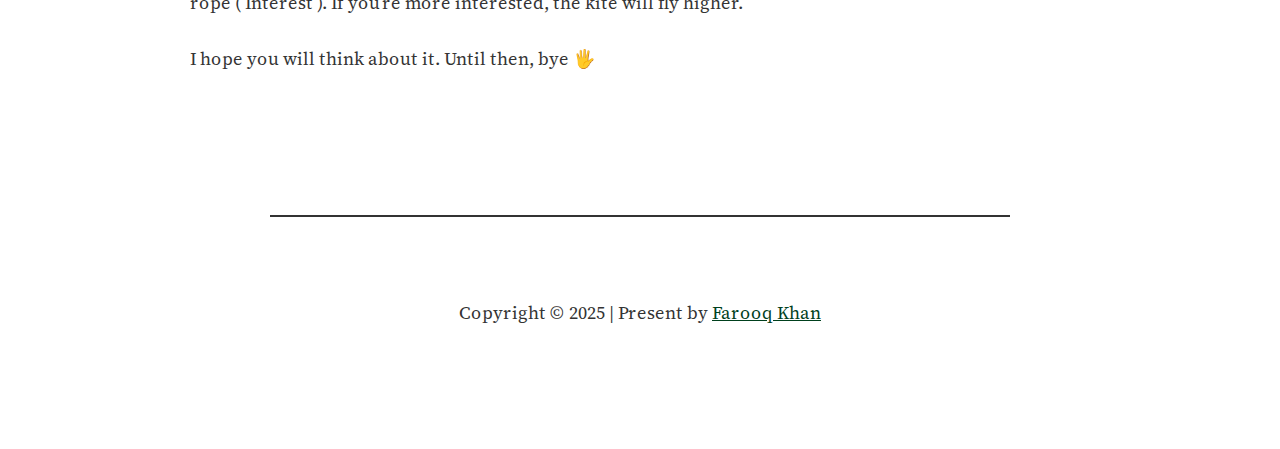
<file: compete-with-yourself-vs-compete-with-the-world/index.html>
<!DOCTYPE html>
<html lang="en-US">
<head>
	<meta charset="UTF-8">
	<meta name="viewport" content="width=device-width, initial-scale=1">
<meta name="robots" content="noindex, nofollow">
	<style>img:is([sizes="auto" i], [sizes^="auto," i]) { contain-intrinsic-size: 3000px 1500px }</style>
	<title>Compete yourself  Vs Compete the world &#8211; SilenTurn</title>
<link rel="alternate" type="application/rss+xml" title="SilenTurn &raquo; Feed" href="./../feed/index.html">
<link rel="alternate" type="application/rss+xml" title="SilenTurn &raquo; Comments Feed" href="./../comments/feed/index.html">
<script>
window._wpemojiSettings = {"baseUrl":"https:\/\/s.w.org\/images\/core\/emoji\/15.1.0\/72x72\/","ext":".png","svgUrl":"https:\/\/s.w.org\/images\/core\/emoji\/15.1.0\/svg\/","svgExt":".svg","source":{"concatemoji":".\/\/wp-includes\/js\/wp-emoji-release.min.js?ver=6.8.1"}};
/*! This file is auto-generated */
!function(i,n){var o,s,e;function c(e){try{var t={supportTests:e,timestamp:(new Date).valueOf()};sessionStorage.setItem(o,JSON.stringify(t))}catch(e){}}function p(e,t,n){e.clearRect(0,0,e.canvas.width,e.canvas.height),e.fillText(t,0,0);var t=new Uint32Array(e.getImageData(0,0,e.canvas.width,e.canvas.height).data),r=(e.clearRect(0,0,e.canvas.width,e.canvas.height),e.fillText(n,0,0),new Uint32Array(e.getImageData(0,0,e.canvas.width,e.canvas.height).data));return t.every(function(e,t){return e===r[t]})}function u(e,t,n){switch(t){case"flag":return n(e,"🏳️‍⚧️","🏳️​⚧️")?!1:!n(e,"🇺🇳","🇺​🇳")&&!n(e,"🏴󠁧󠁢󠁥󠁮󠁧󠁿","🏴​󠁧​󠁢​󠁥​󠁮​󠁧​󠁿");case"emoji":return!n(e,"🐦‍🔥","🐦​🔥")}return!1}function f(e,t,n){var r="undefined"!=typeof WorkerGlobalScope&&self instanceof WorkerGlobalScope?new OffscreenCanvas(300,150):i.createElement("canvas"),a=r.getContext("2d",{willReadFrequently:!0}),o=(a.textBaseline="top",a.font="600 32px Arial",{});return e.forEach(function(e){o[e]=t(a,e,n)}),o}function t(e){var t=i.createElement("script");t.src=e,t.defer=!0,i.head.appendChild(t)}"undefined"!=typeof Promise&&(o="wpEmojiSettingsSupports",s=["flag","emoji"],n.supports={everything:!0,everythingExceptFlag:!0},e=new Promise(function(e){i.addEventListener("DOMContentLoaded",e,{once:!0})}),new Promise(function(t){var n=function(){try{var e=JSON.parse(sessionStorage.getItem(o));if("object"==typeof e&&"number"==typeof e.timestamp&&(new Date).valueOf()<e.timestamp+604800&&"object"==typeof e.supportTests)return e.supportTests}catch(e){}return null}();if(!n){if("undefined"!=typeof Worker&&"undefined"!=typeof OffscreenCanvas&&"undefined"!=typeof URL&&URL.createObjectURL&&"undefined"!=typeof Blob)try{var e="postMessage("+f.toString()+"("+[JSON.stringify(s),u.toString(),p.toString()].join(",")+"));",r=new Blob([e],{type:"text/javascript"}),a=new Worker(URL.createObjectURL(r),{name:"wpTestEmojiSupports"});return void(a.onmessage=function(e){c(n=e.data),a.terminate(),t(n)})}catch(e){}c(n=f(s,u,p))}t(n)}).then(function(e){for(var t in e)n.supports[t]=e[t],n.supports.everything=n.supports.everything&&n.supports[t],"flag"!==t&&(n.supports.everythingExceptFlag=n.supports.everythingExceptFlag&&n.supports[t]);n.supports.everythingExceptFlag=n.supports.everythingExceptFlag&&!n.supports.flag,n.DOMReady=!1,n.readyCallback=function(){n.DOMReady=!0}}).then(function(){return e}).then(function(){var e;n.supports.everything||(n.readyCallback(),(e=n.source||{}).concatemoji?t(e.concatemoji):e.wpemoji&&e.twemoji&&(t(e.twemoji),t(e.wpemoji)))}))}((window,document),window._wpemojiSettings);
</script>
<style id="wp-block-image-inline-css">.wp-block-image>a,.wp-block-image>figure>a{display:inline-block}.wp-block-image img{box-sizing:border-box;height:auto;max-width:100%;vertical-align:bottom}@media not (prefers-reduced-motion){.wp-block-image img.hide{visibility:hidden}.wp-block-image img.show{animation:show-content-image .4s}}.wp-block-image[style*=border-radius] img,.wp-block-image[style*=border-radius]>a{border-radius:inherit}.wp-block-image.has-custom-border img{box-sizing:border-box}.wp-block-image.aligncenter{text-align:center}.wp-block-image.alignfull>a,.wp-block-image.alignwide>a{width:100%}.wp-block-image.alignfull img,.wp-block-image.alignwide img{height:auto;width:100%}.wp-block-image .aligncenter,.wp-block-image .alignleft,.wp-block-image .alignright,.wp-block-image.aligncenter,.wp-block-image.alignleft,.wp-block-image.alignright{display:table}.wp-block-image .aligncenter>figcaption,.wp-block-image .alignleft>figcaption,.wp-block-image .alignright>figcaption,.wp-block-image.aligncenter>figcaption,.wp-block-image.alignleft>figcaption,.wp-block-image.alignright>figcaption{caption-side:bottom;display:table-caption}.wp-block-image .alignleft{float:left;margin:.5em 1em .5em 0}.wp-block-image .alignright{float:right;margin:.5em 0 .5em 1em}.wp-block-image .aligncenter{margin-left:auto;margin-right:auto}.wp-block-image :where(figcaption){margin-bottom:1em;margin-top:.5em}.wp-block-image.is-style-circle-mask img{border-radius:9999px}@supports ((-webkit-mask-image:none) or (mask-image:none)) or (-webkit-mask-image:none){.wp-block-image.is-style-circle-mask img{border-radius:0;-webkit-mask-image:url('data:image/svg+xml;utf8,<svg viewBox="0 0 100 100" xmlns="http://www.w3.org/2000/svg"><circle cx="50" cy="50" r="50"/></svg>');mask-image:url('data:image/svg+xml;utf8,<svg viewBox="0 0 100 100" xmlns="http://www.w3.org/2000/svg"><circle cx="50" cy="50" r="50"/></svg>');mask-mode:alpha;-webkit-mask-position:center;mask-position:center;-webkit-mask-repeat:no-repeat;mask-repeat:no-repeat;-webkit-mask-size:contain;mask-size:contain}}:root :where(.wp-block-image.is-style-rounded img,.wp-block-image .is-style-rounded img){border-radius:9999px}.wp-block-image figure{margin:0}.wp-lightbox-container{display:flex;flex-direction:column;position:relative}.wp-lightbox-container img{cursor:zoom-in}.wp-lightbox-container img:hover+button{opacity:1}.wp-lightbox-container button{align-items:center;-webkit-backdrop-filter:blur(16px) saturate(180%);backdrop-filter:blur(16px) saturate(180%);background-color:#5a5a5a40;border:none;border-radius:4px;cursor:zoom-in;display:flex;height:20px;justify-content:center;opacity:0;padding:0;position:absolute;right:16px;text-align:center;top:16px;width:20px;z-index:100}@media not (prefers-reduced-motion){.wp-lightbox-container button{transition:opacity .2s ease}}.wp-lightbox-container button:focus-visible{outline:3px auto #5a5a5a40;outline:3px auto -webkit-focus-ring-color;outline-offset:3px}.wp-lightbox-container button:hover{cursor:pointer;opacity:1}.wp-lightbox-container button:focus{opacity:1}.wp-lightbox-container button:focus,.wp-lightbox-container button:hover,.wp-lightbox-container button:not(:hover):not(:active):not(.has-background){background-color:#5a5a5a40;border:none}.wp-lightbox-overlay{box-sizing:border-box;cursor:zoom-out;height:100vh;left:0;overflow:hidden;position:fixed;top:0;visibility:hidden;width:100%;z-index:100000}.wp-lightbox-overlay .close-button{align-items:center;cursor:pointer;display:flex;justify-content:center;min-height:40px;min-width:40px;padding:0;position:absolute;right:calc(env(safe-area-inset-right) + 16px);top:calc(env(safe-area-inset-top) + 16px);z-index:5000000}.wp-lightbox-overlay .close-button:focus,.wp-lightbox-overlay .close-button:hover,.wp-lightbox-overlay .close-button:not(:hover):not(:active):not(.has-background){background:none;border:none}.wp-lightbox-overlay .lightbox-image-container{height:var(--wp--lightbox-container-height);left:50%;overflow:hidden;position:absolute;top:50%;transform:translate(-50%,-50%);transform-origin:top left;width:var(--wp--lightbox-container-width);z-index:9999999999}.wp-lightbox-overlay .wp-block-image{align-items:center;box-sizing:border-box;display:flex;height:100%;justify-content:center;margin:0;position:relative;transform-origin:0 0;width:100%;z-index:3000000}.wp-lightbox-overlay .wp-block-image img{height:var(--wp--lightbox-image-height);min-height:var(--wp--lightbox-image-height);min-width:var(--wp--lightbox-image-width);width:var(--wp--lightbox-image-width)}.wp-lightbox-overlay .wp-block-image figcaption{display:none}.wp-lightbox-overlay button{background:none;border:none}.wp-lightbox-overlay .scrim{background-color:#fff;height:100%;opacity:.9;position:absolute;width:100%;z-index:2000000}.wp-lightbox-overlay.active{visibility:visible}@media not (prefers-reduced-motion){.wp-lightbox-overlay.active{animation:turn-on-visibility .25s both}.wp-lightbox-overlay.active img{animation:turn-on-visibility .35s both}.wp-lightbox-overlay.show-closing-animation:not(.active){animation:turn-off-visibility .35s both}.wp-lightbox-overlay.show-closing-animation:not(.active) img{animation:turn-off-visibility .25s both}.wp-lightbox-overlay.zoom.active{animation:none;opacity:1;visibility:visible}.wp-lightbox-overlay.zoom.active .lightbox-image-container{animation:lightbox-zoom-in .4s}.wp-lightbox-overlay.zoom.active .lightbox-image-container img{animation:none}.wp-lightbox-overlay.zoom.active .scrim{animation:turn-on-visibility .4s forwards}.wp-lightbox-overlay.zoom.show-closing-animation:not(.active){animation:none}.wp-lightbox-overlay.zoom.show-closing-animation:not(.active) .lightbox-image-container{animation:lightbox-zoom-out .4s}.wp-lightbox-overlay.zoom.show-closing-animation:not(.active) .lightbox-image-container img{animation:none}.wp-lightbox-overlay.zoom.show-closing-animation:not(.active) .scrim{animation:turn-off-visibility .4s forwards}}@keyframes show-content-image{0%{visibility:hidden}99%{visibility:hidden}to{visibility:visible}}@keyframes turn-on-visibility{0%{opacity:0}to{opacity:1}}@keyframes turn-off-visibility{0%{opacity:1;visibility:visible}99%{opacity:0;visibility:visible}to{opacity:0;visibility:hidden}}@keyframes lightbox-zoom-in{0%{transform:translate(calc((-100vw + var(--wp--lightbox-scrollbar-width))/2 + var(--wp--lightbox-initial-left-position)),calc(-50vh + var(--wp--lightbox-initial-top-position))) scale(var(--wp--lightbox-scale))}to{transform:translate(-50%,-50%) scale(1)}}@keyframes lightbox-zoom-out{0%{transform:translate(-50%,-50%) scale(1);visibility:visible}99%{visibility:visible}to{transform:translate(calc((-100vw + var(--wp--lightbox-scrollbar-width))/2 + var(--wp--lightbox-initial-left-position)),calc(-50vh + var(--wp--lightbox-initial-top-position))) scale(var(--wp--lightbox-scale));visibility:hidden}}</style>
<style id="wp-block-paragraph-inline-css">.is-small-text{font-size:.875em}.is-regular-text{font-size:1em}.is-large-text{font-size:2.25em}.is-larger-text{font-size:3em}.has-drop-cap:not(:focus):first-letter{float:left;font-size:8.4em;font-style:normal;font-weight:100;line-height:.68;margin:.05em .1em 0 0;text-transform:uppercase}body.rtl .has-drop-cap:not(:focus):first-letter{float:none;margin-left:.1em}p.has-drop-cap.has-background{overflow:hidden}:root :where(p.has-background){padding:1.25em 2.375em}:where(p.has-text-color:not(.has-link-color)) a{color:inherit}p.has-text-align-left[style*="writing-mode:vertical-lr"],p.has-text-align-right[style*="writing-mode:vertical-rl"]{rotate:180deg}</style>
<style id="wp-block-group-inline-css">.wp-block-group{box-sizing:border-box}:where(.wp-block-group.wp-block-group-is-layout-constrained){position:relative}</style>
<style id="wp-block-post-title-inline-css">.wp-block-post-title{box-sizing:border-box;word-break:break-word}.wp-block-post-title :where(a){display:inline-block;font-family:inherit;font-size:inherit;font-style:inherit;font-weight:inherit;letter-spacing:inherit;line-height:inherit;text-decoration:inherit}</style>
<style id="wp-block-list-inline-css">ol,ul{box-sizing:border-box}:root :where(.wp-block-list.has-background){padding:1.25em 2.375em}</style>
<style id="wp-block-post-content-inline-css">.wp-block-post-content{display:flow-root}</style>
<style id="wp-block-comments-inline-css">.wp-block-post-comments{box-sizing:border-box}.wp-block-post-comments .alignleft{float:left}.wp-block-post-comments .alignright{float:right}.wp-block-post-comments .navigation:after{clear:both;content:"";display:table}.wp-block-post-comments .commentlist{clear:both;list-style:none;margin:0;padding:0}.wp-block-post-comments .commentlist .comment{min-height:2.25em;padding-left:3.25em}.wp-block-post-comments .commentlist .comment p{font-size:1em;line-height:1.8;margin:1em 0}.wp-block-post-comments .commentlist .children{list-style:none;margin:0;padding:0}.wp-block-post-comments .comment-author{line-height:1.5}.wp-block-post-comments .comment-author .avatar{border-radius:1.5em;display:block;float:left;height:2.5em;margin-right:.75em;margin-top:.5em;width:2.5em}.wp-block-post-comments .comment-author cite{font-style:normal}.wp-block-post-comments .comment-meta{font-size:.875em;line-height:1.5}.wp-block-post-comments .comment-meta b{font-weight:400}.wp-block-post-comments .comment-meta .comment-awaiting-moderation{display:block;margin-bottom:1em;margin-top:1em}.wp-block-post-comments .comment-body .commentmetadata{font-size:.875em}.wp-block-post-comments .comment-form-author label,.wp-block-post-comments .comment-form-comment label,.wp-block-post-comments .comment-form-email label,.wp-block-post-comments .comment-form-url label{display:block;margin-bottom:.25em}.wp-block-post-comments .comment-form input:not([type=submit]):not([type=checkbox]),.wp-block-post-comments .comment-form textarea{box-sizing:border-box;display:block;width:100%}.wp-block-post-comments .comment-form-cookies-consent{display:flex;gap:.25em}.wp-block-post-comments .comment-form-cookies-consent #wp-comment-cookies-consent{margin-top:.35em}.wp-block-post-comments .comment-reply-title{margin-bottom:0}.wp-block-post-comments .comment-reply-title :where(small){font-size:var(--wp--preset--font-size--medium,smaller);margin-left:.5em}.wp-block-post-comments .reply{font-size:.875em;margin-bottom:1.4em}.wp-block-post-comments input:not([type=submit]),.wp-block-post-comments textarea{border:1px solid #949494;font-family:inherit;font-size:1em}.wp-block-post-comments input:not([type=submit]):not([type=checkbox]),.wp-block-post-comments textarea{padding:calc(.667em + 2px)}:where(.wp-block-post-comments input[type=submit]){border:none}.wp-block-comments{box-sizing:border-box}</style>
<style id="wp-block-spacer-inline-css">.wp-block-spacer{clear:both}</style>
<style id="wp-block-separator-inline-css">@charset "UTF-8";.wp-block-separator{border:none;border-top:2px solid}:root :where(.wp-block-separator.is-style-dots){height:auto;line-height:1;text-align:center}:root :where(.wp-block-separator.is-style-dots):before{color:currentColor;content:"···";font-family:serif;font-size:1.5em;letter-spacing:2em;padding-left:2em}.wp-block-separator.is-style-dots{background:none!important;border:none!important}</style>
<style id="wp-emoji-styles-inline-css">img.wp-smiley, img.emoji {
		display: inline !important;
		border: none !important;
		box-shadow: none !important;
		height: 1em !important;
		width: 1em !important;
		margin: 0 0.07em !important;
		vertical-align: -0.1em !important;
		background: none !important;
		padding: 0 !important;
	}</style>
<style id="wp-block-library-inline-css">:root{--wp-admin-theme-color:#007cba;--wp-admin-theme-color--rgb:0,124,186;--wp-admin-theme-color-darker-10:#006ba1;--wp-admin-theme-color-darker-10--rgb:0,107,161;--wp-admin-theme-color-darker-20:#005a87;--wp-admin-theme-color-darker-20--rgb:0,90,135;--wp-admin-border-width-focus:2px;--wp-block-synced-color:#7a00df;--wp-block-synced-color--rgb:122,0,223;--wp-bound-block-color:var(--wp-block-synced-color)}@media (min-resolution:192dpi){:root{--wp-admin-border-width-focus:1.5px}}.wp-element-button{cursor:pointer}:root{--wp--preset--font-size--normal:16px;--wp--preset--font-size--huge:42px}:root .has-very-light-gray-background-color{background-color:#eee}:root .has-very-dark-gray-background-color{background-color:#313131}:root .has-very-light-gray-color{color:#eee}:root .has-very-dark-gray-color{color:#313131}:root .has-vivid-green-cyan-to-vivid-cyan-blue-gradient-background{background:linear-gradient(135deg,#00d084,#0693e3)}:root .has-purple-crush-gradient-background{background:linear-gradient(135deg,#34e2e4,#4721fb 50%,#ab1dfe)}:root .has-hazy-dawn-gradient-background{background:linear-gradient(135deg,#faaca8,#dad0ec)}:root .has-subdued-olive-gradient-background{background:linear-gradient(135deg,#fafae1,#67a671)}:root .has-atomic-cream-gradient-background{background:linear-gradient(135deg,#fdd79a,#004a59)}:root .has-nightshade-gradient-background{background:linear-gradient(135deg,#330968,#31cdcf)}:root .has-midnight-gradient-background{background:linear-gradient(135deg,#020381,#2874fc)}.has-regular-font-size{font-size:1em}.has-larger-font-size{font-size:2.625em}.has-normal-font-size{font-size:var(--wp--preset--font-size--normal)}.has-huge-font-size{font-size:var(--wp--preset--font-size--huge)}.has-text-align-center{text-align:center}.has-text-align-left{text-align:left}.has-text-align-right{text-align:right}#end-resizable-editor-section{display:none}.aligncenter{clear:both}.items-justified-left{justify-content:flex-start}.items-justified-center{justify-content:center}.items-justified-right{justify-content:flex-end}.items-justified-space-between{justify-content:space-between}.screen-reader-text{border:0;clip-path:inset(50%);height:1px;margin:-1px;overflow:hidden;padding:0;position:absolute;width:1px;word-wrap:normal!important}.screen-reader-text:focus{background-color:#ddd;clip-path:none;color:#444;display:block;font-size:1em;height:auto;left:5px;line-height:normal;padding:15px 23px 14px;text-decoration:none;top:5px;width:auto;z-index:100000}html :where(.has-border-color){border-style:solid}html :where([style*=border-top-color]){border-top-style:solid}html :where([style*=border-right-color]){border-right-style:solid}html :where([style*=border-bottom-color]){border-bottom-style:solid}html :where([style*=border-left-color]){border-left-style:solid}html :where([style*=border-width]){border-style:solid}html :where([style*=border-top-width]){border-top-style:solid}html :where([style*=border-right-width]){border-right-style:solid}html :where([style*=border-bottom-width]){border-bottom-style:solid}html :where([style*=border-left-width]){border-left-style:solid}html :where(img[class*=wp-image-]){height:auto;max-width:100%}:where(figure){margin:0 0 1em}html :where(.is-position-sticky){--wp-admin--admin-bar--position-offset:var(--wp-admin--admin-bar--height,0px)}@media screen and (max-width:600px){html :where(.is-position-sticky){--wp-admin--admin-bar--position-offset:0px}}</style>
<style id="global-styles-inline-css">:root{--wp--preset--aspect-ratio--square: 1;--wp--preset--aspect-ratio--4-3: 4/3;--wp--preset--aspect-ratio--3-4: 3/4;--wp--preset--aspect-ratio--3-2: 3/2;--wp--preset--aspect-ratio--2-3: 2/3;--wp--preset--aspect-ratio--16-9: 16/9;--wp--preset--aspect-ratio--9-16: 9/16;--wp--preset--color--black: #000000;--wp--preset--color--cyan-bluish-gray: #abb8c3;--wp--preset--color--white: #ffffff;--wp--preset--color--pale-pink: #f78da7;--wp--preset--color--vivid-red: #cf2e2e;--wp--preset--color--luminous-vivid-orange: #ff6900;--wp--preset--color--luminous-vivid-amber: #fcb900;--wp--preset--color--light-green-cyan: #7bdcb5;--wp--preset--color--vivid-green-cyan: #00d084;--wp--preset--color--pale-cyan-blue: #8ed1fc;--wp--preset--color--vivid-cyan-blue: #0693e3;--wp--preset--color--vivid-purple: #9b51e0;--wp--preset--color--base: #ffffff;--wp--preset--color--contrast: #333333;--wp--preset--color--primary: #15803d;--wp--preset--color--secondary: #00401D;--wp--preset--gradient--vivid-cyan-blue-to-vivid-purple: linear-gradient(135deg,rgba(6,147,227,1) 0%,rgb(155,81,224) 100%);--wp--preset--gradient--light-green-cyan-to-vivid-green-cyan: linear-gradient(135deg,rgb(122,220,180) 0%,rgb(0,208,130) 100%);--wp--preset--gradient--luminous-vivid-amber-to-luminous-vivid-orange: linear-gradient(135deg,rgba(252,185,0,1) 0%,rgba(255,105,0,1) 100%);--wp--preset--gradient--luminous-vivid-orange-to-vivid-red: linear-gradient(135deg,rgba(255,105,0,1) 0%,rgb(207,46,46) 100%);--wp--preset--gradient--very-light-gray-to-cyan-bluish-gray: linear-gradient(135deg,rgb(238,238,238) 0%,rgb(169,184,195) 100%);--wp--preset--gradient--cool-to-warm-spectrum: linear-gradient(135deg,rgb(74,234,220) 0%,rgb(151,120,209) 20%,rgb(207,42,186) 40%,rgb(238,44,130) 60%,rgb(251,105,98) 80%,rgb(254,248,76) 100%);--wp--preset--gradient--blush-light-purple: linear-gradient(135deg,rgb(255,206,236) 0%,rgb(152,150,240) 100%);--wp--preset--gradient--blush-bordeaux: linear-gradient(135deg,rgb(254,205,165) 0%,rgb(254,45,45) 50%,rgb(107,0,62) 100%);--wp--preset--gradient--luminous-dusk: linear-gradient(135deg,rgb(255,203,112) 0%,rgb(199,81,192) 50%,rgb(65,88,208) 100%);--wp--preset--gradient--pale-ocean: linear-gradient(135deg,rgb(255,245,203) 0%,rgb(182,227,212) 50%,rgb(51,167,181) 100%);--wp--preset--gradient--electric-grass: linear-gradient(135deg,rgb(202,248,128) 0%,rgb(113,206,126) 100%);--wp--preset--gradient--midnight: linear-gradient(135deg,rgb(2,3,129) 0%,rgb(40,116,252) 100%);--wp--preset--font-size--small: 1rem;--wp--preset--font-size--medium: 1.5rem;--wp--preset--font-size--large: 1.75rem;--wp--preset--font-size--x-large: 2rem;--wp--preset--font-size--x-small: 0.875rem;--wp--preset--font-size--base: 1.125rem;--wp--preset--font-size--xx-large: 2.5rem;--wp--preset--font-family--source-serif: "Source Serif", serif;--wp--preset--font-family--system-font: -apple-system,BlinkMacSystemFont,"Segoe UI",Roboto,Oxygen-Sans,Ubuntu,Cantarell,"Helvetica Neue",sans-serif;--wp--preset--spacing--20: 0.44rem;--wp--preset--spacing--30: 0.67rem;--wp--preset--spacing--40: 1rem;--wp--preset--spacing--50: 1.5rem;--wp--preset--spacing--60: 2.25rem;--wp--preset--spacing--70: 3.38rem;--wp--preset--spacing--80: 5.06rem;--wp--preset--spacing--x-small: 1.25rem;--wp--preset--spacing--small: 2.5rem;--wp--preset--spacing--medium: 3.75rem;--wp--preset--spacing--large: 5rem;--wp--preset--spacing--x-large: 6.25rem;--wp--preset--shadow--natural: 6px 6px 9px rgba(0, 0, 0, 0.2);--wp--preset--shadow--deep: 12px 12px 50px rgba(0, 0, 0, 0.4);--wp--preset--shadow--sharp: 6px 6px 0px rgba(0, 0, 0, 0.2);--wp--preset--shadow--outlined: 6px 6px 0px -3px rgba(255, 255, 255, 1), 6px 6px rgba(0, 0, 0, 1);--wp--preset--shadow--crisp: 6px 6px 0px rgba(0, 0, 0, 1);}:root { --wp--style--global--content-size: 740px;--wp--style--global--wide-size: 900px; }:where(body) { margin: 0; }.wp-site-blocks { padding-top: var(--wp--style--root--padding-top); padding-bottom: var(--wp--style--root--padding-bottom); }.has-global-padding { padding-right: var(--wp--style--root--padding-right); padding-left: var(--wp--style--root--padding-left); }.has-global-padding > .alignfull { margin-right: calc(var(--wp--style--root--padding-right) * -1); margin-left: calc(var(--wp--style--root--padding-left) * -1); }.has-global-padding :where(:not(.alignfull.is-layout-flow) > .has-global-padding:not(.wp-block-block, .alignfull)) { padding-right: 0; padding-left: 0; }.has-global-padding :where(:not(.alignfull.is-layout-flow) > .has-global-padding:not(.wp-block-block, .alignfull)) > .alignfull { margin-left: 0; margin-right: 0; }.wp-site-blocks > .alignleft { float: left; margin-right: 2em; }.wp-site-blocks > .alignright { float: right; margin-left: 2em; }.wp-site-blocks > .aligncenter { justify-content: center; margin-left: auto; margin-right: auto; }:where(.wp-site-blocks) > * { margin-block-start: 1.5rem; margin-block-end: 0; }:where(.wp-site-blocks) > :first-child { margin-block-start: 0; }:where(.wp-site-blocks) > :last-child { margin-block-end: 0; }:root { --wp--style--block-gap: 1.5rem; }:root :where(.is-layout-flow) > :first-child{margin-block-start: 0;}:root :where(.is-layout-flow) > :last-child{margin-block-end: 0;}:root :where(.is-layout-flow) > *{margin-block-start: 1.5rem;margin-block-end: 0;}:root :where(.is-layout-constrained) > :first-child{margin-block-start: 0;}:root :where(.is-layout-constrained) > :last-child{margin-block-end: 0;}:root :where(.is-layout-constrained) > *{margin-block-start: 1.5rem;margin-block-end: 0;}:root :where(.is-layout-flex){gap: 1.5rem;}:root :where(.is-layout-grid){gap: 1.5rem;}.is-layout-flow > .alignleft{float: left;margin-inline-start: 0;margin-inline-end: 2em;}.is-layout-flow > .alignright{float: right;margin-inline-start: 2em;margin-inline-end: 0;}.is-layout-flow > .aligncenter{margin-left: auto !important;margin-right: auto !important;}.is-layout-constrained > .alignleft{float: left;margin-inline-start: 0;margin-inline-end: 2em;}.is-layout-constrained > .alignright{float: right;margin-inline-start: 2em;margin-inline-end: 0;}.is-layout-constrained > .aligncenter{margin-left: auto !important;margin-right: auto !important;}.is-layout-constrained > :where(:not(.alignleft):not(.alignright):not(.alignfull)){max-width: var(--wp--style--global--content-size);margin-left: auto !important;margin-right: auto !important;}.is-layout-constrained > .alignwide{max-width: var(--wp--style--global--wide-size);}body .is-layout-flex{display: flex;}.is-layout-flex{flex-wrap: wrap;align-items: center;}.is-layout-flex > :is(*, div){margin: 0;}body .is-layout-grid{display: grid;}.is-layout-grid > :is(*, div){margin: 0;}body{background-color: var(--wp--preset--color--base);color: var(--wp--preset--color--contrast);font-family: var(--wp--preset--font-family--source-serif);font-size: var(--wp--preset--font-size--base);line-height: 1.75;--wp--style--root--padding-top: var(--wp--preset--spacing--small);--wp--style--root--padding-right: var(--wp--preset--spacing--small);--wp--style--root--padding-bottom: var(--wp--preset--spacing--small);--wp--style--root--padding-left: var(--wp--preset--spacing--small);}a:where(:not(.wp-element-button)){color: var(--wp--preset--color--secondary);text-decoration: underline;}h1, h2, h3, h4, h5, h6{font-weight: 700;line-height: 1.4;}h1{font-size: clamp(1.563rem, 1.563rem + ((1vw - 0.2rem) * 2.93), 2.625rem);}h2{font-size: var(--wp--preset--font-size--large);}h3{font-size: var(--wp--preset--font-size--medium);}h4{font-size: var(--wp--preset--font-size--base);}h5{font-size: var(--wp--preset--font-size--small);letter-spacing: .1rem;text-transform: uppercase;}h6{font-size: var(--wp--preset--font-size--small);letter-spacing: .1rem;text-transform: uppercase;}:root :where(.wp-element-button, .wp-block-button__link){background-color: var(--wp--preset--color--primary);border-radius: 0;border-width: 0;color: var(--wp--preset--color--base);font-family: inherit;font-size: inherit;line-height: inherit;padding: calc(0.667em + 2px) calc(1.333em + 2px);text-decoration: none;}:root :where(.wp-element-button:hover, .wp-block-button__link:hover){background-color: var(--wp--preset--color--secondary);}.has-black-color{color: var(--wp--preset--color--black) !important;}.has-cyan-bluish-gray-color{color: var(--wp--preset--color--cyan-bluish-gray) !important;}.has-white-color{color: var(--wp--preset--color--white) !important;}.has-pale-pink-color{color: var(--wp--preset--color--pale-pink) !important;}.has-vivid-red-color{color: var(--wp--preset--color--vivid-red) !important;}.has-luminous-vivid-orange-color{color: var(--wp--preset--color--luminous-vivid-orange) !important;}.has-luminous-vivid-amber-color{color: var(--wp--preset--color--luminous-vivid-amber) !important;}.has-light-green-cyan-color{color: var(--wp--preset--color--light-green-cyan) !important;}.has-vivid-green-cyan-color{color: var(--wp--preset--color--vivid-green-cyan) !important;}.has-pale-cyan-blue-color{color: var(--wp--preset--color--pale-cyan-blue) !important;}.has-vivid-cyan-blue-color{color: var(--wp--preset--color--vivid-cyan-blue) !important;}.has-vivid-purple-color{color: var(--wp--preset--color--vivid-purple) !important;}.has-base-color{color: var(--wp--preset--color--base) !important;}.has-contrast-color{color: var(--wp--preset--color--contrast) !important;}.has-primary-color{color: var(--wp--preset--color--primary) !important;}.has-secondary-color{color: var(--wp--preset--color--secondary) !important;}.has-black-background-color{background-color: var(--wp--preset--color--black) !important;}.has-cyan-bluish-gray-background-color{background-color: var(--wp--preset--color--cyan-bluish-gray) !important;}.has-white-background-color{background-color: var(--wp--preset--color--white) !important;}.has-pale-pink-background-color{background-color: var(--wp--preset--color--pale-pink) !important;}.has-vivid-red-background-color{background-color: var(--wp--preset--color--vivid-red) !important;}.has-luminous-vivid-orange-background-color{background-color: var(--wp--preset--color--luminous-vivid-orange) !important;}.has-luminous-vivid-amber-background-color{background-color: var(--wp--preset--color--luminous-vivid-amber) !important;}.has-light-green-cyan-background-color{background-color: var(--wp--preset--color--light-green-cyan) !important;}.has-vivid-green-cyan-background-color{background-color: var(--wp--preset--color--vivid-green-cyan) !important;}.has-pale-cyan-blue-background-color{background-color: var(--wp--preset--color--pale-cyan-blue) !important;}.has-vivid-cyan-blue-background-color{background-color: var(--wp--preset--color--vivid-cyan-blue) !important;}.has-vivid-purple-background-color{background-color: var(--wp--preset--color--vivid-purple) !important;}.has-base-background-color{background-color: var(--wp--preset--color--base) !important;}.has-contrast-background-color{background-color: var(--wp--preset--color--contrast) !important;}.has-primary-background-color{background-color: var(--wp--preset--color--primary) !important;}.has-secondary-background-color{background-color: var(--wp--preset--color--secondary) !important;}.has-black-border-color{border-color: var(--wp--preset--color--black) !important;}.has-cyan-bluish-gray-border-color{border-color: var(--wp--preset--color--cyan-bluish-gray) !important;}.has-white-border-color{border-color: var(--wp--preset--color--white) !important;}.has-pale-pink-border-color{border-color: var(--wp--preset--color--pale-pink) !important;}.has-vivid-red-border-color{border-color: var(--wp--preset--color--vivid-red) !important;}.has-luminous-vivid-orange-border-color{border-color: var(--wp--preset--color--luminous-vivid-orange) !important;}.has-luminous-vivid-amber-border-color{border-color: var(--wp--preset--color--luminous-vivid-amber) !important;}.has-light-green-cyan-border-color{border-color: var(--wp--preset--color--light-green-cyan) !important;}.has-vivid-green-cyan-border-color{border-color: var(--wp--preset--color--vivid-green-cyan) !important;}.has-pale-cyan-blue-border-color{border-color: var(--wp--preset--color--pale-cyan-blue) !important;}.has-vivid-cyan-blue-border-color{border-color: var(--wp--preset--color--vivid-cyan-blue) !important;}.has-vivid-purple-border-color{border-color: var(--wp--preset--color--vivid-purple) !important;}.has-base-border-color{border-color: var(--wp--preset--color--base) !important;}.has-contrast-border-color{border-color: var(--wp--preset--color--contrast) !important;}.has-primary-border-color{border-color: var(--wp--preset--color--primary) !important;}.has-secondary-border-color{border-color: var(--wp--preset--color--secondary) !important;}.has-vivid-cyan-blue-to-vivid-purple-gradient-background{background: var(--wp--preset--gradient--vivid-cyan-blue-to-vivid-purple) !important;}.has-light-green-cyan-to-vivid-green-cyan-gradient-background{background: var(--wp--preset--gradient--light-green-cyan-to-vivid-green-cyan) !important;}.has-luminous-vivid-amber-to-luminous-vivid-orange-gradient-background{background: var(--wp--preset--gradient--luminous-vivid-amber-to-luminous-vivid-orange) !important;}.has-luminous-vivid-orange-to-vivid-red-gradient-background{background: var(--wp--preset--gradient--luminous-vivid-orange-to-vivid-red) !important;}.has-very-light-gray-to-cyan-bluish-gray-gradient-background{background: var(--wp--preset--gradient--very-light-gray-to-cyan-bluish-gray) !important;}.has-cool-to-warm-spectrum-gradient-background{background: var(--wp--preset--gradient--cool-to-warm-spectrum) !important;}.has-blush-light-purple-gradient-background{background: var(--wp--preset--gradient--blush-light-purple) !important;}.has-blush-bordeaux-gradient-background{background: var(--wp--preset--gradient--blush-bordeaux) !important;}.has-luminous-dusk-gradient-background{background: var(--wp--preset--gradient--luminous-dusk) !important;}.has-pale-ocean-gradient-background{background: var(--wp--preset--gradient--pale-ocean) !important;}.has-electric-grass-gradient-background{background: var(--wp--preset--gradient--electric-grass) !important;}.has-midnight-gradient-background{background: var(--wp--preset--gradient--midnight) !important;}.has-small-font-size{font-size: var(--wp--preset--font-size--small) !important;}.has-medium-font-size{font-size: var(--wp--preset--font-size--medium) !important;}.has-large-font-size{font-size: var(--wp--preset--font-size--large) !important;}.has-x-large-font-size{font-size: var(--wp--preset--font-size--x-large) !important;}.has-x-small-font-size{font-size: var(--wp--preset--font-size--x-small) !important;}.has-base-font-size{font-size: var(--wp--preset--font-size--base) !important;}.has-xx-large-font-size{font-size: var(--wp--preset--font-size--xx-large) !important;}.has-source-serif-font-family{font-family: var(--wp--preset--font-family--source-serif) !important;}.has-system-font-font-family{font-family: var(--wp--preset--font-family--system-font) !important;}
:root :where(.wp-block-post-title a:where(:not(.wp-element-button))){color: var(--wp--preset--color--contrast);text-decoration: none;}
:root :where(.wp-block-post-title a:where(:not(.wp-element-button)):active){color: var(--wp--preset--color--secondary);}</style>
<style id="core-block-supports-inline-css">.wp-container-core-group-is-layout-c3424c5d{flex-wrap:nowrap;}.wp-container-core-group-is-layout-c6679be5{justify-content:center;}</style>
<style id="wp-block-template-skip-link-inline-css">.skip-link.screen-reader-text {
			border: 0;
			clip-path: inset(50%);
			height: 1px;
			margin: -1px;
			overflow: hidden;
			padding: 0;
			position: absolute !important;
			width: 1px;
			word-wrap: normal !important;
		}

		.skip-link.screen-reader-text:focus {
			background-color: #eee;
			clip-path: none;
			color: #444;
			display: block;
			font-size: 1em;
			height: auto;
			left: 5px;
			line-height: normal;
			padding: 15px 23px 14px;
			text-decoration: none;
			top: 5px;
			width: auto;
			z-index: 100000;
		}</style>
<link rel="stylesheet" id="uag-style-123-css" href="./../wp-content/uploads/uag-plugin/assets/0/uag-css-123.css?ver=1752162855" media="all">
<link rel="https://api.w.org/" href="./../wp-json/index.html">
<link rel="alternate" title="JSON" type="application/json" href="./../wp-json/wp/v2/pages/123/index.html">
<link rel="EditURI" type="application/rsd+xml" title="RSD" href="./../xmlrpc.php?rsd">
<meta name="generator" content="WordPress 6.8.1">
<link rel="canonical" href="./index.html">
<link rel="shortlink" href="./../index.html?p=123">
<link rel="alternate" title="oEmbed (JSON)" type="application/json+oembed" href="./../wp-json/oembed/1.0/embed/index.html?url=.%2F%2Fcompete-with-yourself-vs-compete-with-the-world%2F">
<link rel="alternate" title="oEmbed (XML)" type="text/xml+oembed" href="./../wp-json/oembed/1.0/embed/index.html?url=.%2F%2Fcompete-with-yourself-vs-compete-with-the-world%2F#038;format=xml">
<!-- Google tag (gtag.js) -->
<script async src="https://www.googletagmanager.com/gtag/js?id=G-MF562KJFYM"></script>
<script>window.dataLayer = window.dataLayer || [];
  function gtag(){dataLayer.push(arguments);}
  gtag('js', new Date());

  gtag('config', 'G-MF562KJFYM');</script><style class="wp-fonts-local">@font-face{font-family:"Source Serif";font-style:normal;font-weight:200 900;font-display:fallback;src:url('./../wp-content/themes/pineapple-wpex/assets/fonts/source-serif/SourceSerif4Variable-Roman.ttf.woff2') format('woff2');font-stretch:normal;}
@font-face{font-family:"Source Serif";font-style:italic;font-weight:200 900;font-display:fallback;src:url('./../wp-content/themes/pineapple-wpex/assets/fonts/source-serif/SourceSerif4Variable-Italic.ttf.woff2') format('woff2');font-stretch:normal;}</style>
<style id="uagb-style-conditional-extension">@media (min-width: 1025px){body .uag-hide-desktop.uagb-google-map__wrap,body .uag-hide-desktop{display:none !important}}@media (min-width: 768px) and (max-width: 1024px){body .uag-hide-tab.uagb-google-map__wrap,body .uag-hide-tab{display:none !important}}@media (max-width: 767px){body .uag-hide-mob.uagb-google-map__wrap,body .uag-hide-mob{display:none !important}}</style>
<link rel="icon" href="./../wp-content/uploads/2025/06/logo.jpg" sizes="32x32">
<link rel="icon" href="./../wp-content/uploads/2025/06/logo.jpg" sizes="192x192">
<link rel="apple-touch-icon" href="./../wp-content/uploads/2025/06/logo.jpg">
<meta name="msapplication-TileImage" content="./../wp-content/uploads/2025/06/logo.jpg">
</head>

<body class="wp-singular page-template-default page page-id-123 wp-embed-responsive wp-theme-pineapple-wpex">

<div class="wp-site-blocks">
<header class="wp-block-template-part">
<div class="wp-block-group is-nowrap is-layout-flex wp-container-core-group-is-layout-c3424c5d wp-block-group-is-layout-flex" style="padding-right:var(--wp--preset--spacing--x-small);padding-left:var(--wp--preset--spacing--x-small)">
<figure class="wp-block-image size-full is-resized"><a href="./../index.html"><img fetchpriority="high" decoding="async" width="512" height="512" src="./../wp-content/uploads/2025/06/logo.jpg" alt="" class="wp-image-34" style="width:60px;height:auto"></a></figure>



<p><strong>SilentTurn</strong></p>
</div>
</header>


<main class="wp-block-group is-layout-flow wp-block-group-is-layout-flow" style="margin-top:var(--wp--preset--spacing--50)">
	
	<div class="wp-block-group has-global-padding is-layout-constrained wp-block-group-is-layout-constrained">
		<h1 style="margin-top:var(--wp--preset--spacing--large);margin-bottom:var(--wp--preset--spacing--large);" class="alignwide wp-block-post-title">Compete yourself  Vs Compete the world</h1>
		<div class="entry-content alignwide wp-block-post-content is-layout-flow wp-block-post-content-is-layout-flow">
<p class="has-text-align-right has-x-small-font-size">Farooq Khan &#8211; 03 July 2025</p>



<p>People from middle-class families like mine, always judged by our parents. They used to compare their children with others&#8217; children. This thought triggers the children towards the competition. I remember my dad scolding me for being weak in remembering math tables in the 2nd class and getting average marks (~70 to 80) in subjects when I was in the 6th and 7th classes. My dad always says that we need to get a full score in every subject and topic, especially not 98 or 99; it must be 100. I&#8217;m glad that at least I can score a hundred with maths in classes 6, 7, and 8. And don&#8217;t get me wrong, I&#8217;m not a math genius. I know how to solve problems that I&#8217;ve practiced. I did it for my dad, not for me. </p>



<p>Ya! Ya! I knew some folks of mine may say, &#8220;But we know that you&#8217;re favorite subject is maths, right?&#8221;. Yes, I love maths, but not for scoring a hundred marks and memorizing the math tables. I like the way math works and solving problems. But it turns out to be like the Quran, that all Muslims need to memorize it for prayer.</p>



<p>What my dad did in my past was push me to challenge others to acquire the skills that others possessed. As a result, I was able to score more than my classmates in class 10, and I became the school&#8217;s third-ranked student. But now I can see my old &#8220;ME&#8221; learned nothing but arrogance in that process. I just memorized the poems, history, science, and math formulas to solve specific pattern questions.</p>



<p>I know this way is not the way to my destination. But I was sublimely forced by friends, parents, relatives, and sometimes by teachers. When I reached my college, I was totally became a competitive person who always challenged and compared with others. I know somehow it is good to improve your skills exponentially, but until it becomes an envy.</p>



<p>Instead, why can&#8217;t we share our knowledge with others and create a little group or community? It also boosts your learning and productivity. It is more savvy than comparing with arrogance. Why don&#8217;t you choose to live like this? I think the reason behind this, people are always insecure about being judged by someone else.</p>



<p>The same example, </p>



<ul class="wp-block-list">
<li>Why did I choose to memorize information more than understand? </li>



<li>Why do I need to score more marks in my academics? </li>



<li>Why should I keep on developing skills that others possess?</li>
</ul>



<p>When I was in class 10, my dad brought a newspaper, which contained the news of a 15-year-old child who built or created an awesome invention. And the special part was that he asked me to create one like that. I don&#8217;t get that, how could I come up with a high-level invention with my school maths, science, and social subjects? I can&#8217;t even manage time for my academic learning, and he wants me to create it. There may be someone who could create it, but not me! </p>



<p>In my UG, I got to know that we need some knowledge and skills to create inventions like the 15-year-old boy did, but how was he able to make it ?🙄</p>



<p>Because at the same age, I knew only maths, science, and social science. Unlikely programming, electronics, or mechanical knowledge that needed to create it. I think his family or a teacher from an engineering background, from them he explored and learned to create something like this.</p>



<p>Children are pushed by their parents or society to join in the career marathon, where people are coming from all over the world. One who thinks behind will try to drag back the people who are running ahead. And the hard truth is, no matter how many times he drags people back, there is always one ahead of him. This cycle runs again and again! All are in the rat race.</p>



<p>Because we are idiots who don&#8217;t try to think before doing something. Especially when it comes to our prestige, we&#8217;re messed up.</p>



<p>Let me tell you a way that leads to healthy competition and more productivity&#8230;</p>



<div class="wp-block-uagb-advanced-heading uagb-block-8986b730"><h2 class="uagb-heading-text">Compete Yourself 😀</h2></div>



<p>Hope you remember the marathon example where everyone wants to win the race, for that they need to surpass the one who is running in front of them, without realizing this race never ends. It creates more envy over others&#8217; possessions, whether it&#8217;s your colleague, friend, or your own brother or sister.</p>



<p>Instead, try to watch your steps and complete the marathon without rushing yourself and dragging someone back. Because you&#8217;re focused more on the opponent than yourself. Once you realize the fact that being adamant about being the greatest won&#8217;t help you to live a peaceful life, and it creates a mental state that is always in fear of being replaced by someone else.  For that, you need to do an endless battle with others.</p>



<p>Sounds Overwhelming, right?</p>



<p>I just want you to know, there is no need to compete with others. You can compare yourself with the past; have you improved?  Ask yourself!</p>



<p>Now you don&#8217;t need to train to beat others; instead, you can train to improve yourself. I remember how I started to code. I&#8217;m from a biology background, and I chose my UG in BTech in Artificial Intelligence, and I have no fundamental knowledge about computer science. So, you can consider me who starts last in the race. In that time, I often thought that everyone in my class was ahead of me, and there was no fair competition in terms of knowledge.</p>



<p>So, I thought it&#8217;s better to learn a programming language and some fundamentals of computer science. No Race! No Competition! No Rushing!</p>



<p>I learned to code. Luckily, I realized that I like coding. So, I&#8217;m enthusiastic to learn more related to programming. Because of that curiosity, I developed skills in Frontend, Backend, Database Management System, and more AI-related libraries and frameworks. </p>



<p>Later, without realizing I became one of the best coders in my college. Boom 🔥</p>



<p>Actually I never expected things would change in this way 😅</p>



<p>And, I&#8217;ve never intended to think in this way too 😅😅😅</p>



<p>My point here is, improving yourself needs nothing from others; actually, it needs some attention and dedication from you. And if you like what you are doing, that&#8217;s enough to hold your kite (Passion) with the rope ( Interest ). If you&#8217;re more interested, the kite will fly higher.</p>



<p>I hope you will think about it. Until then, bye 🖐</p>
</div>
	</div>
	
</main>



<div class="wp-block-group has-global-padding is-layout-constrained wp-block-group-is-layout-constrained">
	<section class="alignwide wp-block-template-part">

<div class="wp-block-group has-global-padding is-layout-constrained wp-block-group-is-layout-constrained" style="margin-top:var(--wp--preset--spacing--medium);">
	
</div>


</section>
</div>



<div style="height:1px" aria-hidden="true" class="wp-block-spacer"></div>


<footer class="wp-block-template-part">
<div class="wp-block-group has-global-padding is-layout-constrained wp-block-group-is-layout-constrained" style="margin-top:var(--wp--preset--spacing--large);margin-bottom:var(--wp--preset--spacing--large)">
<hr class="wp-block-separator has-text-color has-contrast-color has-alpha-channel-opacity has-contrast-background-color has-background is-style-default">



<div class="wp-block-group alignwide is-content-justification-center is-layout-flex wp-container-core-group-is-layout-c6679be5 wp-block-group-is-layout-flex" style="margin-top:var(--wp--preset--spacing--large);margin-bottom:0">
<p class="has-text-align-center">Copyright © 2025 | Present by <a href="https://www.linkedin.com/in/farooqkhan-" target="_blank" rel="noreferrer noopener">Farooq Khan</a></p>
</div>
</div>
</footer>
</div>
<script type="speculationrules">{"prefetch":[{"source":"document","where":{"and":[{"href_matches":"\/wordpress\/*"},{"not":{"href_matches":["\/wordpress\/wp-*.php","\/wordpress\/wp-admin\/*","\/wordpress\/wp-content\/uploads\/*","\/wordpress\/wp-content\/*","\/wordpress\/wp-content\/plugins\/*","\/wordpress\/wp-content\/themes\/pineapple-wpex\/*","\/wordpress\/*\\?(.+)"]}},{"not":{"selector_matches":"a[rel~=\"nofollow\"]"}},{"not":{"selector_matches":".no-prefetch, .no-prefetch a"}}]},"eagerness":"conservative"}]}</script>
<script id="wp-block-template-skip-link-js-after">( function() {
		var skipLinkTarget = document.querySelector( 'main' ),
			sibling,
			skipLinkTargetID,
			skipLink;

		// Early exit if a skip-link target can't be located.
		if ( ! skipLinkTarget ) {
			return;
		}

		/*
		 * Get the site wrapper.
		 * The skip-link will be injected in the beginning of it.
		 */
		sibling = document.querySelector( '.wp-site-blocks' );

		// Early exit if the root element was not found.
		if ( ! sibling ) {
			return;
		}

		// Get the skip-link target's ID, and generate one if it doesn't exist.
		skipLinkTargetID = skipLinkTarget.id;
		if ( ! skipLinkTargetID ) {
			skipLinkTargetID = 'wp--skip-link--target';
			skipLinkTarget.id = skipLinkTargetID;
		}

		// Create the skip link.
		skipLink = document.createElement( 'a' );
		skipLink.classList.add( 'skip-link', 'screen-reader-text' );
		skipLink.id = 'wp-skip-link';
		skipLink.href = '#' + skipLinkTargetID;
		skipLink.innerText = 'Skip to content';

		// Inject the skip link.
		sibling.parentElement.insertBefore( skipLink, sibling );
	}() );</script>
</body>
</html>
</file>
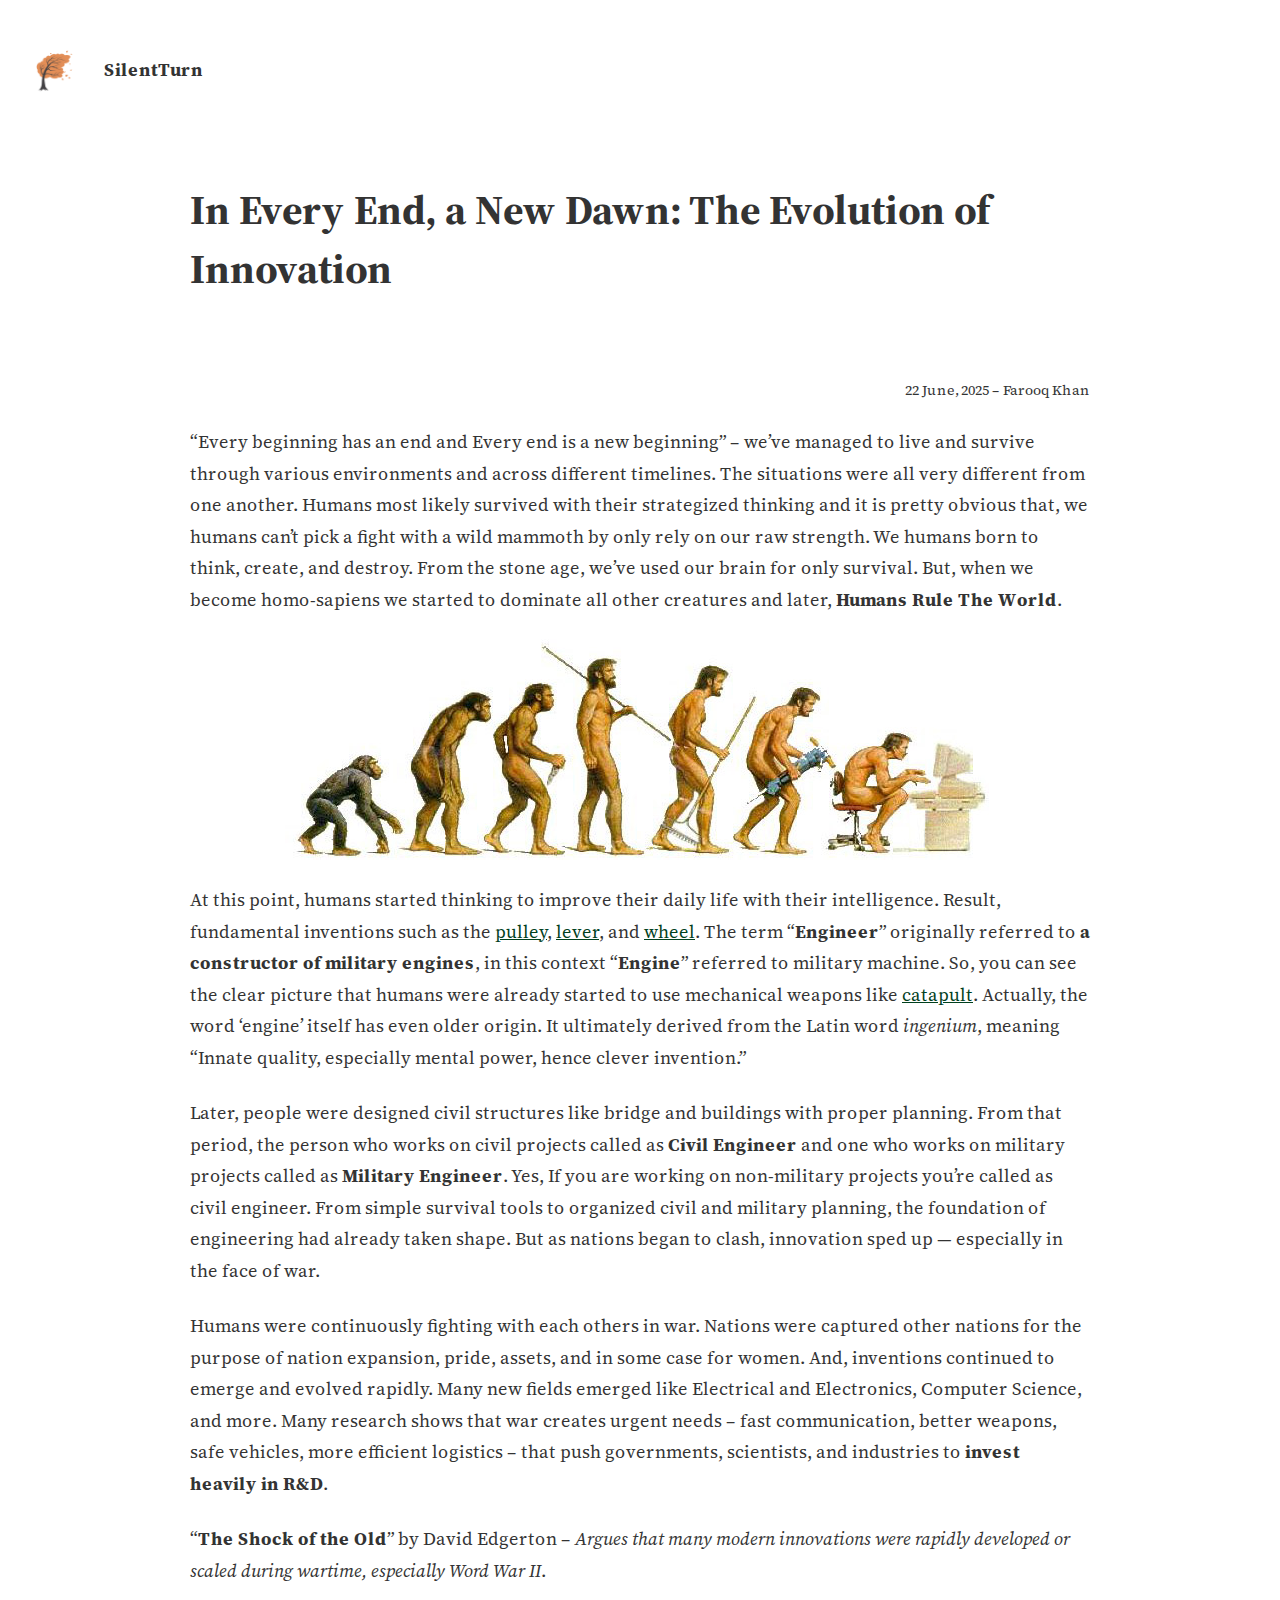
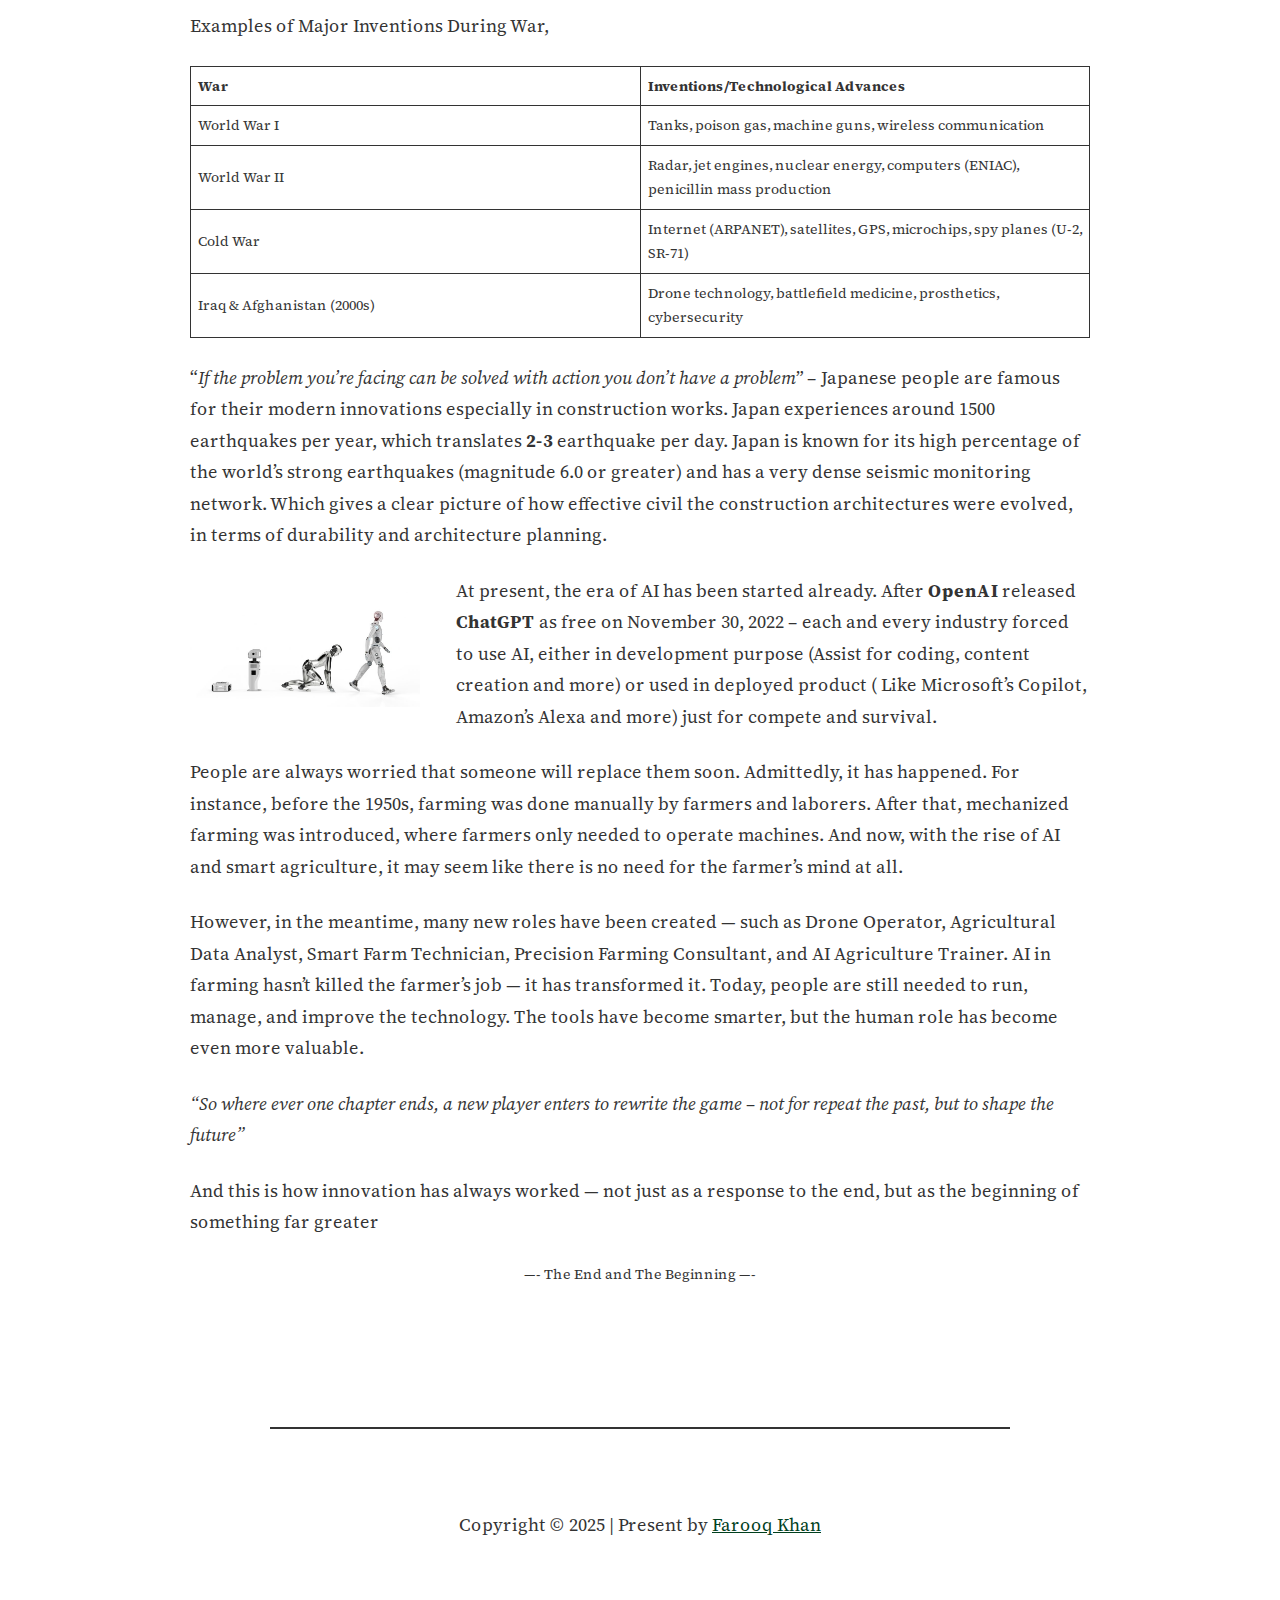
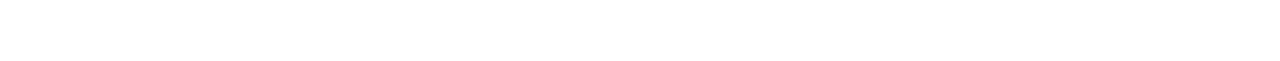
<file: in-every-end-a-new-dawn-the-evolution-of-innovation/index.html>
<!DOCTYPE html>
<html lang="en-US">
<head>
	<meta charset="UTF-8">
	<meta name="viewport" content="width=device-width, initial-scale=1">
<meta name="robots" content="noindex, nofollow">
	<style>img:is([sizes="auto" i], [sizes^="auto," i]) { contain-intrinsic-size: 3000px 1500px }</style>
	<title>In Every End, a New Dawn: The Evolution of Innovation &#8211; SilenTurn</title>
<link rel="alternate" type="application/rss+xml" title="SilenTurn &raquo; Feed" href="./../feed/index.html">
<link rel="alternate" type="application/rss+xml" title="SilenTurn &raquo; Comments Feed" href="./../comments/feed/index.html">
<script>
window._wpemojiSettings = {"baseUrl":"https:\/\/s.w.org\/images\/core\/emoji\/15.1.0\/72x72\/","ext":".png","svgUrl":"https:\/\/s.w.org\/images\/core\/emoji\/15.1.0\/svg\/","svgExt":".svg","source":{"concatemoji":".\/\/wp-includes\/js\/wp-emoji-release.min.js?ver=6.8.1"}};
/*! This file is auto-generated */
!function(i,n){var o,s,e;function c(e){try{var t={supportTests:e,timestamp:(new Date).valueOf()};sessionStorage.setItem(o,JSON.stringify(t))}catch(e){}}function p(e,t,n){e.clearRect(0,0,e.canvas.width,e.canvas.height),e.fillText(t,0,0);var t=new Uint32Array(e.getImageData(0,0,e.canvas.width,e.canvas.height).data),r=(e.clearRect(0,0,e.canvas.width,e.canvas.height),e.fillText(n,0,0),new Uint32Array(e.getImageData(0,0,e.canvas.width,e.canvas.height).data));return t.every(function(e,t){return e===r[t]})}function u(e,t,n){switch(t){case"flag":return n(e,"🏳️‍⚧️","🏳️​⚧️")?!1:!n(e,"🇺🇳","🇺​🇳")&&!n(e,"🏴󠁧󠁢󠁥󠁮󠁧󠁿","🏴​󠁧​󠁢​󠁥​󠁮​󠁧​󠁿");case"emoji":return!n(e,"🐦‍🔥","🐦​🔥")}return!1}function f(e,t,n){var r="undefined"!=typeof WorkerGlobalScope&&self instanceof WorkerGlobalScope?new OffscreenCanvas(300,150):i.createElement("canvas"),a=r.getContext("2d",{willReadFrequently:!0}),o=(a.textBaseline="top",a.font="600 32px Arial",{});return e.forEach(function(e){o[e]=t(a,e,n)}),o}function t(e){var t=i.createElement("script");t.src=e,t.defer=!0,i.head.appendChild(t)}"undefined"!=typeof Promise&&(o="wpEmojiSettingsSupports",s=["flag","emoji"],n.supports={everything:!0,everythingExceptFlag:!0},e=new Promise(function(e){i.addEventListener("DOMContentLoaded",e,{once:!0})}),new Promise(function(t){var n=function(){try{var e=JSON.parse(sessionStorage.getItem(o));if("object"==typeof e&&"number"==typeof e.timestamp&&(new Date).valueOf()<e.timestamp+604800&&"object"==typeof e.supportTests)return e.supportTests}catch(e){}return null}();if(!n){if("undefined"!=typeof Worker&&"undefined"!=typeof OffscreenCanvas&&"undefined"!=typeof URL&&URL.createObjectURL&&"undefined"!=typeof Blob)try{var e="postMessage("+f.toString()+"("+[JSON.stringify(s),u.toString(),p.toString()].join(",")+"));",r=new Blob([e],{type:"text/javascript"}),a=new Worker(URL.createObjectURL(r),{name:"wpTestEmojiSupports"});return void(a.onmessage=function(e){c(n=e.data),a.terminate(),t(n)})}catch(e){}c(n=f(s,u,p))}t(n)}).then(function(e){for(var t in e)n.supports[t]=e[t],n.supports.everything=n.supports.everything&&n.supports[t],"flag"!==t&&(n.supports.everythingExceptFlag=n.supports.everythingExceptFlag&&n.supports[t]);n.supports.everythingExceptFlag=n.supports.everythingExceptFlag&&!n.supports.flag,n.DOMReady=!1,n.readyCallback=function(){n.DOMReady=!0}}).then(function(){return e}).then(function(){var e;n.supports.everything||(n.readyCallback(),(e=n.source||{}).concatemoji?t(e.concatemoji):e.wpemoji&&e.twemoji&&(t(e.twemoji),t(e.wpemoji)))}))}((window,document),window._wpemojiSettings);
</script>
<style id="wp-block-image-inline-css">.wp-block-image>a,.wp-block-image>figure>a{display:inline-block}.wp-block-image img{box-sizing:border-box;height:auto;max-width:100%;vertical-align:bottom}@media not (prefers-reduced-motion){.wp-block-image img.hide{visibility:hidden}.wp-block-image img.show{animation:show-content-image .4s}}.wp-block-image[style*=border-radius] img,.wp-block-image[style*=border-radius]>a{border-radius:inherit}.wp-block-image.has-custom-border img{box-sizing:border-box}.wp-block-image.aligncenter{text-align:center}.wp-block-image.alignfull>a,.wp-block-image.alignwide>a{width:100%}.wp-block-image.alignfull img,.wp-block-image.alignwide img{height:auto;width:100%}.wp-block-image .aligncenter,.wp-block-image .alignleft,.wp-block-image .alignright,.wp-block-image.aligncenter,.wp-block-image.alignleft,.wp-block-image.alignright{display:table}.wp-block-image .aligncenter>figcaption,.wp-block-image .alignleft>figcaption,.wp-block-image .alignright>figcaption,.wp-block-image.aligncenter>figcaption,.wp-block-image.alignleft>figcaption,.wp-block-image.alignright>figcaption{caption-side:bottom;display:table-caption}.wp-block-image .alignleft{float:left;margin:.5em 1em .5em 0}.wp-block-image .alignright{float:right;margin:.5em 0 .5em 1em}.wp-block-image .aligncenter{margin-left:auto;margin-right:auto}.wp-block-image :where(figcaption){margin-bottom:1em;margin-top:.5em}.wp-block-image.is-style-circle-mask img{border-radius:9999px}@supports ((-webkit-mask-image:none) or (mask-image:none)) or (-webkit-mask-image:none){.wp-block-image.is-style-circle-mask img{border-radius:0;-webkit-mask-image:url('data:image/svg+xml;utf8,<svg viewBox="0 0 100 100" xmlns="http://www.w3.org/2000/svg"><circle cx="50" cy="50" r="50"/></svg>');mask-image:url('data:image/svg+xml;utf8,<svg viewBox="0 0 100 100" xmlns="http://www.w3.org/2000/svg"><circle cx="50" cy="50" r="50"/></svg>');mask-mode:alpha;-webkit-mask-position:center;mask-position:center;-webkit-mask-repeat:no-repeat;mask-repeat:no-repeat;-webkit-mask-size:contain;mask-size:contain}}:root :where(.wp-block-image.is-style-rounded img,.wp-block-image .is-style-rounded img){border-radius:9999px}.wp-block-image figure{margin:0}.wp-lightbox-container{display:flex;flex-direction:column;position:relative}.wp-lightbox-container img{cursor:zoom-in}.wp-lightbox-container img:hover+button{opacity:1}.wp-lightbox-container button{align-items:center;-webkit-backdrop-filter:blur(16px) saturate(180%);backdrop-filter:blur(16px) saturate(180%);background-color:#5a5a5a40;border:none;border-radius:4px;cursor:zoom-in;display:flex;height:20px;justify-content:center;opacity:0;padding:0;position:absolute;right:16px;text-align:center;top:16px;width:20px;z-index:100}@media not (prefers-reduced-motion){.wp-lightbox-container button{transition:opacity .2s ease}}.wp-lightbox-container button:focus-visible{outline:3px auto #5a5a5a40;outline:3px auto -webkit-focus-ring-color;outline-offset:3px}.wp-lightbox-container button:hover{cursor:pointer;opacity:1}.wp-lightbox-container button:focus{opacity:1}.wp-lightbox-container button:focus,.wp-lightbox-container button:hover,.wp-lightbox-container button:not(:hover):not(:active):not(.has-background){background-color:#5a5a5a40;border:none}.wp-lightbox-overlay{box-sizing:border-box;cursor:zoom-out;height:100vh;left:0;overflow:hidden;position:fixed;top:0;visibility:hidden;width:100%;z-index:100000}.wp-lightbox-overlay .close-button{align-items:center;cursor:pointer;display:flex;justify-content:center;min-height:40px;min-width:40px;padding:0;position:absolute;right:calc(env(safe-area-inset-right) + 16px);top:calc(env(safe-area-inset-top) + 16px);z-index:5000000}.wp-lightbox-overlay .close-button:focus,.wp-lightbox-overlay .close-button:hover,.wp-lightbox-overlay .close-button:not(:hover):not(:active):not(.has-background){background:none;border:none}.wp-lightbox-overlay .lightbox-image-container{height:var(--wp--lightbox-container-height);left:50%;overflow:hidden;position:absolute;top:50%;transform:translate(-50%,-50%);transform-origin:top left;width:var(--wp--lightbox-container-width);z-index:9999999999}.wp-lightbox-overlay .wp-block-image{align-items:center;box-sizing:border-box;display:flex;height:100%;justify-content:center;margin:0;position:relative;transform-origin:0 0;width:100%;z-index:3000000}.wp-lightbox-overlay .wp-block-image img{height:var(--wp--lightbox-image-height);min-height:var(--wp--lightbox-image-height);min-width:var(--wp--lightbox-image-width);width:var(--wp--lightbox-image-width)}.wp-lightbox-overlay .wp-block-image figcaption{display:none}.wp-lightbox-overlay button{background:none;border:none}.wp-lightbox-overlay .scrim{background-color:#fff;height:100%;opacity:.9;position:absolute;width:100%;z-index:2000000}.wp-lightbox-overlay.active{visibility:visible}@media not (prefers-reduced-motion){.wp-lightbox-overlay.active{animation:turn-on-visibility .25s both}.wp-lightbox-overlay.active img{animation:turn-on-visibility .35s both}.wp-lightbox-overlay.show-closing-animation:not(.active){animation:turn-off-visibility .35s both}.wp-lightbox-overlay.show-closing-animation:not(.active) img{animation:turn-off-visibility .25s both}.wp-lightbox-overlay.zoom.active{animation:none;opacity:1;visibility:visible}.wp-lightbox-overlay.zoom.active .lightbox-image-container{animation:lightbox-zoom-in .4s}.wp-lightbox-overlay.zoom.active .lightbox-image-container img{animation:none}.wp-lightbox-overlay.zoom.active .scrim{animation:turn-on-visibility .4s forwards}.wp-lightbox-overlay.zoom.show-closing-animation:not(.active){animation:none}.wp-lightbox-overlay.zoom.show-closing-animation:not(.active) .lightbox-image-container{animation:lightbox-zoom-out .4s}.wp-lightbox-overlay.zoom.show-closing-animation:not(.active) .lightbox-image-container img{animation:none}.wp-lightbox-overlay.zoom.show-closing-animation:not(.active) .scrim{animation:turn-off-visibility .4s forwards}}@keyframes show-content-image{0%{visibility:hidden}99%{visibility:hidden}to{visibility:visible}}@keyframes turn-on-visibility{0%{opacity:0}to{opacity:1}}@keyframes turn-off-visibility{0%{opacity:1;visibility:visible}99%{opacity:0;visibility:visible}to{opacity:0;visibility:hidden}}@keyframes lightbox-zoom-in{0%{transform:translate(calc((-100vw + var(--wp--lightbox-scrollbar-width))/2 + var(--wp--lightbox-initial-left-position)),calc(-50vh + var(--wp--lightbox-initial-top-position))) scale(var(--wp--lightbox-scale))}to{transform:translate(-50%,-50%) scale(1)}}@keyframes lightbox-zoom-out{0%{transform:translate(-50%,-50%) scale(1);visibility:visible}99%{visibility:visible}to{transform:translate(calc((-100vw + var(--wp--lightbox-scrollbar-width))/2 + var(--wp--lightbox-initial-left-position)),calc(-50vh + var(--wp--lightbox-initial-top-position))) scale(var(--wp--lightbox-scale));visibility:hidden}}</style>
<style id="wp-block-paragraph-inline-css">.is-small-text{font-size:.875em}.is-regular-text{font-size:1em}.is-large-text{font-size:2.25em}.is-larger-text{font-size:3em}.has-drop-cap:not(:focus):first-letter{float:left;font-size:8.4em;font-style:normal;font-weight:100;line-height:.68;margin:.05em .1em 0 0;text-transform:uppercase}body.rtl .has-drop-cap:not(:focus):first-letter{float:none;margin-left:.1em}p.has-drop-cap.has-background{overflow:hidden}:root :where(p.has-background){padding:1.25em 2.375em}:where(p.has-text-color:not(.has-link-color)) a{color:inherit}p.has-text-align-left[style*="writing-mode:vertical-lr"],p.has-text-align-right[style*="writing-mode:vertical-rl"]{rotate:180deg}</style>
<style id="wp-block-group-inline-css">.wp-block-group{box-sizing:border-box}:where(.wp-block-group.wp-block-group-is-layout-constrained){position:relative}</style>
<style id="wp-block-post-title-inline-css">.wp-block-post-title{box-sizing:border-box;word-break:break-word}.wp-block-post-title :where(a){display:inline-block;font-family:inherit;font-size:inherit;font-style:inherit;font-weight:inherit;letter-spacing:inherit;line-height:inherit;text-decoration:inherit}</style>
<style id="wp-block-table-inline-css">.wp-block-table{overflow-x:auto}.wp-block-table table{border-collapse:collapse;width:100%}.wp-block-table thead{border-bottom:3px solid}.wp-block-table tfoot{border-top:3px solid}.wp-block-table td,.wp-block-table th{border:1px solid;padding:.5em}.wp-block-table .has-fixed-layout{table-layout:fixed;width:100%}.wp-block-table .has-fixed-layout td,.wp-block-table .has-fixed-layout th{word-break:break-word}.wp-block-table.aligncenter,.wp-block-table.alignleft,.wp-block-table.alignright{display:table;width:auto}.wp-block-table.aligncenter td,.wp-block-table.aligncenter th,.wp-block-table.alignleft td,.wp-block-table.alignleft th,.wp-block-table.alignright td,.wp-block-table.alignright th{word-break:break-word}.wp-block-table .has-subtle-light-gray-background-color{background-color:#f3f4f5}.wp-block-table .has-subtle-pale-green-background-color{background-color:#e9fbe5}.wp-block-table .has-subtle-pale-blue-background-color{background-color:#e7f5fe}.wp-block-table .has-subtle-pale-pink-background-color{background-color:#fcf0ef}.wp-block-table.is-style-stripes{background-color:initial;border-bottom:1px solid #f0f0f0;border-collapse:inherit;border-spacing:0}.wp-block-table.is-style-stripes tbody tr:nth-child(odd){background-color:#f0f0f0}.wp-block-table.is-style-stripes.has-subtle-light-gray-background-color tbody tr:nth-child(odd){background-color:#f3f4f5}.wp-block-table.is-style-stripes.has-subtle-pale-green-background-color tbody tr:nth-child(odd){background-color:#e9fbe5}.wp-block-table.is-style-stripes.has-subtle-pale-blue-background-color tbody tr:nth-child(odd){background-color:#e7f5fe}.wp-block-table.is-style-stripes.has-subtle-pale-pink-background-color tbody tr:nth-child(odd){background-color:#fcf0ef}.wp-block-table.is-style-stripes td,.wp-block-table.is-style-stripes th{border-color:#0000}.wp-block-table .has-border-color td,.wp-block-table .has-border-color th,.wp-block-table .has-border-color tr,.wp-block-table .has-border-color>*{border-color:inherit}.wp-block-table table[style*=border-top-color] tr:first-child,.wp-block-table table[style*=border-top-color] tr:first-child td,.wp-block-table table[style*=border-top-color] tr:first-child th,.wp-block-table table[style*=border-top-color]>*,.wp-block-table table[style*=border-top-color]>* td,.wp-block-table table[style*=border-top-color]>* th{border-top-color:inherit}.wp-block-table table[style*=border-top-color] tr:not(:first-child){border-top-color:initial}.wp-block-table table[style*=border-right-color] td:last-child,.wp-block-table table[style*=border-right-color] th,.wp-block-table table[style*=border-right-color] tr,.wp-block-table table[style*=border-right-color]>*{border-right-color:inherit}.wp-block-table table[style*=border-bottom-color] tr:last-child,.wp-block-table table[style*=border-bottom-color] tr:last-child td,.wp-block-table table[style*=border-bottom-color] tr:last-child th,.wp-block-table table[style*=border-bottom-color]>*,.wp-block-table table[style*=border-bottom-color]>* td,.wp-block-table table[style*=border-bottom-color]>* th{border-bottom-color:inherit}.wp-block-table table[style*=border-bottom-color] tr:not(:last-child){border-bottom-color:initial}.wp-block-table table[style*=border-left-color] td:first-child,.wp-block-table table[style*=border-left-color] th,.wp-block-table table[style*=border-left-color] tr,.wp-block-table table[style*=border-left-color]>*{border-left-color:inherit}.wp-block-table table[style*=border-style] td,.wp-block-table table[style*=border-style] th,.wp-block-table table[style*=border-style] tr,.wp-block-table table[style*=border-style]>*{border-style:inherit}.wp-block-table table[style*=border-width] td,.wp-block-table table[style*=border-width] th,.wp-block-table table[style*=border-width] tr,.wp-block-table table[style*=border-width]>*{border-style:inherit;border-width:inherit}</style>
<style id="wp-block-post-content-inline-css">.wp-block-post-content{display:flow-root}</style>
<style id="wp-block-comments-inline-css">.wp-block-post-comments{box-sizing:border-box}.wp-block-post-comments .alignleft{float:left}.wp-block-post-comments .alignright{float:right}.wp-block-post-comments .navigation:after{clear:both;content:"";display:table}.wp-block-post-comments .commentlist{clear:both;list-style:none;margin:0;padding:0}.wp-block-post-comments .commentlist .comment{min-height:2.25em;padding-left:3.25em}.wp-block-post-comments .commentlist .comment p{font-size:1em;line-height:1.8;margin:1em 0}.wp-block-post-comments .commentlist .children{list-style:none;margin:0;padding:0}.wp-block-post-comments .comment-author{line-height:1.5}.wp-block-post-comments .comment-author .avatar{border-radius:1.5em;display:block;float:left;height:2.5em;margin-right:.75em;margin-top:.5em;width:2.5em}.wp-block-post-comments .comment-author cite{font-style:normal}.wp-block-post-comments .comment-meta{font-size:.875em;line-height:1.5}.wp-block-post-comments .comment-meta b{font-weight:400}.wp-block-post-comments .comment-meta .comment-awaiting-moderation{display:block;margin-bottom:1em;margin-top:1em}.wp-block-post-comments .comment-body .commentmetadata{font-size:.875em}.wp-block-post-comments .comment-form-author label,.wp-block-post-comments .comment-form-comment label,.wp-block-post-comments .comment-form-email label,.wp-block-post-comments .comment-form-url label{display:block;margin-bottom:.25em}.wp-block-post-comments .comment-form input:not([type=submit]):not([type=checkbox]),.wp-block-post-comments .comment-form textarea{box-sizing:border-box;display:block;width:100%}.wp-block-post-comments .comment-form-cookies-consent{display:flex;gap:.25em}.wp-block-post-comments .comment-form-cookies-consent #wp-comment-cookies-consent{margin-top:.35em}.wp-block-post-comments .comment-reply-title{margin-bottom:0}.wp-block-post-comments .comment-reply-title :where(small){font-size:var(--wp--preset--font-size--medium,smaller);margin-left:.5em}.wp-block-post-comments .reply{font-size:.875em;margin-bottom:1.4em}.wp-block-post-comments input:not([type=submit]),.wp-block-post-comments textarea{border:1px solid #949494;font-family:inherit;font-size:1em}.wp-block-post-comments input:not([type=submit]):not([type=checkbox]),.wp-block-post-comments textarea{padding:calc(.667em + 2px)}:where(.wp-block-post-comments input[type=submit]){border:none}.wp-block-comments{box-sizing:border-box}</style>
<style id="wp-block-spacer-inline-css">.wp-block-spacer{clear:both}</style>
<style id="wp-block-separator-inline-css">@charset "UTF-8";.wp-block-separator{border:none;border-top:2px solid}:root :where(.wp-block-separator.is-style-dots){height:auto;line-height:1;text-align:center}:root :where(.wp-block-separator.is-style-dots):before{color:currentColor;content:"···";font-family:serif;font-size:1.5em;letter-spacing:2em;padding-left:2em}.wp-block-separator.is-style-dots{background:none!important;border:none!important}</style>
<style id="wp-emoji-styles-inline-css">img.wp-smiley, img.emoji {
		display: inline !important;
		border: none !important;
		box-shadow: none !important;
		height: 1em !important;
		width: 1em !important;
		margin: 0 0.07em !important;
		vertical-align: -0.1em !important;
		background: none !important;
		padding: 0 !important;
	}</style>
<style id="wp-block-library-inline-css">:root{--wp-admin-theme-color:#007cba;--wp-admin-theme-color--rgb:0,124,186;--wp-admin-theme-color-darker-10:#006ba1;--wp-admin-theme-color-darker-10--rgb:0,107,161;--wp-admin-theme-color-darker-20:#005a87;--wp-admin-theme-color-darker-20--rgb:0,90,135;--wp-admin-border-width-focus:2px;--wp-block-synced-color:#7a00df;--wp-block-synced-color--rgb:122,0,223;--wp-bound-block-color:var(--wp-block-synced-color)}@media (min-resolution:192dpi){:root{--wp-admin-border-width-focus:1.5px}}.wp-element-button{cursor:pointer}:root{--wp--preset--font-size--normal:16px;--wp--preset--font-size--huge:42px}:root .has-very-light-gray-background-color{background-color:#eee}:root .has-very-dark-gray-background-color{background-color:#313131}:root .has-very-light-gray-color{color:#eee}:root .has-very-dark-gray-color{color:#313131}:root .has-vivid-green-cyan-to-vivid-cyan-blue-gradient-background{background:linear-gradient(135deg,#00d084,#0693e3)}:root .has-purple-crush-gradient-background{background:linear-gradient(135deg,#34e2e4,#4721fb 50%,#ab1dfe)}:root .has-hazy-dawn-gradient-background{background:linear-gradient(135deg,#faaca8,#dad0ec)}:root .has-subdued-olive-gradient-background{background:linear-gradient(135deg,#fafae1,#67a671)}:root .has-atomic-cream-gradient-background{background:linear-gradient(135deg,#fdd79a,#004a59)}:root .has-nightshade-gradient-background{background:linear-gradient(135deg,#330968,#31cdcf)}:root .has-midnight-gradient-background{background:linear-gradient(135deg,#020381,#2874fc)}.has-regular-font-size{font-size:1em}.has-larger-font-size{font-size:2.625em}.has-normal-font-size{font-size:var(--wp--preset--font-size--normal)}.has-huge-font-size{font-size:var(--wp--preset--font-size--huge)}.has-text-align-center{text-align:center}.has-text-align-left{text-align:left}.has-text-align-right{text-align:right}#end-resizable-editor-section{display:none}.aligncenter{clear:both}.items-justified-left{justify-content:flex-start}.items-justified-center{justify-content:center}.items-justified-right{justify-content:flex-end}.items-justified-space-between{justify-content:space-between}.screen-reader-text{border:0;clip-path:inset(50%);height:1px;margin:-1px;overflow:hidden;padding:0;position:absolute;width:1px;word-wrap:normal!important}.screen-reader-text:focus{background-color:#ddd;clip-path:none;color:#444;display:block;font-size:1em;height:auto;left:5px;line-height:normal;padding:15px 23px 14px;text-decoration:none;top:5px;width:auto;z-index:100000}html :where(.has-border-color){border-style:solid}html :where([style*=border-top-color]){border-top-style:solid}html :where([style*=border-right-color]){border-right-style:solid}html :where([style*=border-bottom-color]){border-bottom-style:solid}html :where([style*=border-left-color]){border-left-style:solid}html :where([style*=border-width]){border-style:solid}html :where([style*=border-top-width]){border-top-style:solid}html :where([style*=border-right-width]){border-right-style:solid}html :where([style*=border-bottom-width]){border-bottom-style:solid}html :where([style*=border-left-width]){border-left-style:solid}html :where(img[class*=wp-image-]){height:auto;max-width:100%}:where(figure){margin:0 0 1em}html :where(.is-position-sticky){--wp-admin--admin-bar--position-offset:var(--wp-admin--admin-bar--height,0px)}@media screen and (max-width:600px){html :where(.is-position-sticky){--wp-admin--admin-bar--position-offset:0px}}</style>
<style id="global-styles-inline-css">:root{--wp--preset--aspect-ratio--square: 1;--wp--preset--aspect-ratio--4-3: 4/3;--wp--preset--aspect-ratio--3-4: 3/4;--wp--preset--aspect-ratio--3-2: 3/2;--wp--preset--aspect-ratio--2-3: 2/3;--wp--preset--aspect-ratio--16-9: 16/9;--wp--preset--aspect-ratio--9-16: 9/16;--wp--preset--color--black: #000000;--wp--preset--color--cyan-bluish-gray: #abb8c3;--wp--preset--color--white: #ffffff;--wp--preset--color--pale-pink: #f78da7;--wp--preset--color--vivid-red: #cf2e2e;--wp--preset--color--luminous-vivid-orange: #ff6900;--wp--preset--color--luminous-vivid-amber: #fcb900;--wp--preset--color--light-green-cyan: #7bdcb5;--wp--preset--color--vivid-green-cyan: #00d084;--wp--preset--color--pale-cyan-blue: #8ed1fc;--wp--preset--color--vivid-cyan-blue: #0693e3;--wp--preset--color--vivid-purple: #9b51e0;--wp--preset--color--base: #ffffff;--wp--preset--color--contrast: #333333;--wp--preset--color--primary: #15803d;--wp--preset--color--secondary: #00401D;--wp--preset--gradient--vivid-cyan-blue-to-vivid-purple: linear-gradient(135deg,rgba(6,147,227,1) 0%,rgb(155,81,224) 100%);--wp--preset--gradient--light-green-cyan-to-vivid-green-cyan: linear-gradient(135deg,rgb(122,220,180) 0%,rgb(0,208,130) 100%);--wp--preset--gradient--luminous-vivid-amber-to-luminous-vivid-orange: linear-gradient(135deg,rgba(252,185,0,1) 0%,rgba(255,105,0,1) 100%);--wp--preset--gradient--luminous-vivid-orange-to-vivid-red: linear-gradient(135deg,rgba(255,105,0,1) 0%,rgb(207,46,46) 100%);--wp--preset--gradient--very-light-gray-to-cyan-bluish-gray: linear-gradient(135deg,rgb(238,238,238) 0%,rgb(169,184,195) 100%);--wp--preset--gradient--cool-to-warm-spectrum: linear-gradient(135deg,rgb(74,234,220) 0%,rgb(151,120,209) 20%,rgb(207,42,186) 40%,rgb(238,44,130) 60%,rgb(251,105,98) 80%,rgb(254,248,76) 100%);--wp--preset--gradient--blush-light-purple: linear-gradient(135deg,rgb(255,206,236) 0%,rgb(152,150,240) 100%);--wp--preset--gradient--blush-bordeaux: linear-gradient(135deg,rgb(254,205,165) 0%,rgb(254,45,45) 50%,rgb(107,0,62) 100%);--wp--preset--gradient--luminous-dusk: linear-gradient(135deg,rgb(255,203,112) 0%,rgb(199,81,192) 50%,rgb(65,88,208) 100%);--wp--preset--gradient--pale-ocean: linear-gradient(135deg,rgb(255,245,203) 0%,rgb(182,227,212) 50%,rgb(51,167,181) 100%);--wp--preset--gradient--electric-grass: linear-gradient(135deg,rgb(202,248,128) 0%,rgb(113,206,126) 100%);--wp--preset--gradient--midnight: linear-gradient(135deg,rgb(2,3,129) 0%,rgb(40,116,252) 100%);--wp--preset--font-size--small: 1rem;--wp--preset--font-size--medium: 1.5rem;--wp--preset--font-size--large: 1.75rem;--wp--preset--font-size--x-large: 2rem;--wp--preset--font-size--x-small: 0.875rem;--wp--preset--font-size--base: 1.125rem;--wp--preset--font-size--xx-large: 2.5rem;--wp--preset--font-family--source-serif: "Source Serif", serif;--wp--preset--font-family--system-font: -apple-system,BlinkMacSystemFont,"Segoe UI",Roboto,Oxygen-Sans,Ubuntu,Cantarell,"Helvetica Neue",sans-serif;--wp--preset--spacing--20: 0.44rem;--wp--preset--spacing--30: 0.67rem;--wp--preset--spacing--40: 1rem;--wp--preset--spacing--50: 1.5rem;--wp--preset--spacing--60: 2.25rem;--wp--preset--spacing--70: 3.38rem;--wp--preset--spacing--80: 5.06rem;--wp--preset--spacing--x-small: 1.25rem;--wp--preset--spacing--small: 2.5rem;--wp--preset--spacing--medium: 3.75rem;--wp--preset--spacing--large: 5rem;--wp--preset--spacing--x-large: 6.25rem;--wp--preset--shadow--natural: 6px 6px 9px rgba(0, 0, 0, 0.2);--wp--preset--shadow--deep: 12px 12px 50px rgba(0, 0, 0, 0.4);--wp--preset--shadow--sharp: 6px 6px 0px rgba(0, 0, 0, 0.2);--wp--preset--shadow--outlined: 6px 6px 0px -3px rgba(255, 255, 255, 1), 6px 6px rgba(0, 0, 0, 1);--wp--preset--shadow--crisp: 6px 6px 0px rgba(0, 0, 0, 1);}:root { --wp--style--global--content-size: 740px;--wp--style--global--wide-size: 900px; }:where(body) { margin: 0; }.wp-site-blocks { padding-top: var(--wp--style--root--padding-top); padding-bottom: var(--wp--style--root--padding-bottom); }.has-global-padding { padding-right: var(--wp--style--root--padding-right); padding-left: var(--wp--style--root--padding-left); }.has-global-padding > .alignfull { margin-right: calc(var(--wp--style--root--padding-right) * -1); margin-left: calc(var(--wp--style--root--padding-left) * -1); }.has-global-padding :where(:not(.alignfull.is-layout-flow) > .has-global-padding:not(.wp-block-block, .alignfull)) { padding-right: 0; padding-left: 0; }.has-global-padding :where(:not(.alignfull.is-layout-flow) > .has-global-padding:not(.wp-block-block, .alignfull)) > .alignfull { margin-left: 0; margin-right: 0; }.wp-site-blocks > .alignleft { float: left; margin-right: 2em; }.wp-site-blocks > .alignright { float: right; margin-left: 2em; }.wp-site-blocks > .aligncenter { justify-content: center; margin-left: auto; margin-right: auto; }:where(.wp-site-blocks) > * { margin-block-start: 1.5rem; margin-block-end: 0; }:where(.wp-site-blocks) > :first-child { margin-block-start: 0; }:where(.wp-site-blocks) > :last-child { margin-block-end: 0; }:root { --wp--style--block-gap: 1.5rem; }:root :where(.is-layout-flow) > :first-child{margin-block-start: 0;}:root :where(.is-layout-flow) > :last-child{margin-block-end: 0;}:root :where(.is-layout-flow) > *{margin-block-start: 1.5rem;margin-block-end: 0;}:root :where(.is-layout-constrained) > :first-child{margin-block-start: 0;}:root :where(.is-layout-constrained) > :last-child{margin-block-end: 0;}:root :where(.is-layout-constrained) > *{margin-block-start: 1.5rem;margin-block-end: 0;}:root :where(.is-layout-flex){gap: 1.5rem;}:root :where(.is-layout-grid){gap: 1.5rem;}.is-layout-flow > .alignleft{float: left;margin-inline-start: 0;margin-inline-end: 2em;}.is-layout-flow > .alignright{float: right;margin-inline-start: 2em;margin-inline-end: 0;}.is-layout-flow > .aligncenter{margin-left: auto !important;margin-right: auto !important;}.is-layout-constrained > .alignleft{float: left;margin-inline-start: 0;margin-inline-end: 2em;}.is-layout-constrained > .alignright{float: right;margin-inline-start: 2em;margin-inline-end: 0;}.is-layout-constrained > .aligncenter{margin-left: auto !important;margin-right: auto !important;}.is-layout-constrained > :where(:not(.alignleft):not(.alignright):not(.alignfull)){max-width: var(--wp--style--global--content-size);margin-left: auto !important;margin-right: auto !important;}.is-layout-constrained > .alignwide{max-width: var(--wp--style--global--wide-size);}body .is-layout-flex{display: flex;}.is-layout-flex{flex-wrap: wrap;align-items: center;}.is-layout-flex > :is(*, div){margin: 0;}body .is-layout-grid{display: grid;}.is-layout-grid > :is(*, div){margin: 0;}body{background-color: var(--wp--preset--color--base);color: var(--wp--preset--color--contrast);font-family: var(--wp--preset--font-family--source-serif);font-size: var(--wp--preset--font-size--base);line-height: 1.75;--wp--style--root--padding-top: var(--wp--preset--spacing--small);--wp--style--root--padding-right: var(--wp--preset--spacing--small);--wp--style--root--padding-bottom: var(--wp--preset--spacing--small);--wp--style--root--padding-left: var(--wp--preset--spacing--small);}a:where(:not(.wp-element-button)){color: var(--wp--preset--color--secondary);text-decoration: underline;}h1, h2, h3, h4, h5, h6{font-weight: 700;line-height: 1.4;}h1{font-size: clamp(1.563rem, 1.563rem + ((1vw - 0.2rem) * 2.93), 2.625rem);}h2{font-size: var(--wp--preset--font-size--large);}h3{font-size: var(--wp--preset--font-size--medium);}h4{font-size: var(--wp--preset--font-size--base);}h5{font-size: var(--wp--preset--font-size--small);letter-spacing: .1rem;text-transform: uppercase;}h6{font-size: var(--wp--preset--font-size--small);letter-spacing: .1rem;text-transform: uppercase;}:root :where(.wp-element-button, .wp-block-button__link){background-color: var(--wp--preset--color--primary);border-radius: 0;border-width: 0;color: var(--wp--preset--color--base);font-family: inherit;font-size: inherit;line-height: inherit;padding: calc(0.667em + 2px) calc(1.333em + 2px);text-decoration: none;}:root :where(.wp-element-button:hover, .wp-block-button__link:hover){background-color: var(--wp--preset--color--secondary);}.has-black-color{color: var(--wp--preset--color--black) !important;}.has-cyan-bluish-gray-color{color: var(--wp--preset--color--cyan-bluish-gray) !important;}.has-white-color{color: var(--wp--preset--color--white) !important;}.has-pale-pink-color{color: var(--wp--preset--color--pale-pink) !important;}.has-vivid-red-color{color: var(--wp--preset--color--vivid-red) !important;}.has-luminous-vivid-orange-color{color: var(--wp--preset--color--luminous-vivid-orange) !important;}.has-luminous-vivid-amber-color{color: var(--wp--preset--color--luminous-vivid-amber) !important;}.has-light-green-cyan-color{color: var(--wp--preset--color--light-green-cyan) !important;}.has-vivid-green-cyan-color{color: var(--wp--preset--color--vivid-green-cyan) !important;}.has-pale-cyan-blue-color{color: var(--wp--preset--color--pale-cyan-blue) !important;}.has-vivid-cyan-blue-color{color: var(--wp--preset--color--vivid-cyan-blue) !important;}.has-vivid-purple-color{color: var(--wp--preset--color--vivid-purple) !important;}.has-base-color{color: var(--wp--preset--color--base) !important;}.has-contrast-color{color: var(--wp--preset--color--contrast) !important;}.has-primary-color{color: var(--wp--preset--color--primary) !important;}.has-secondary-color{color: var(--wp--preset--color--secondary) !important;}.has-black-background-color{background-color: var(--wp--preset--color--black) !important;}.has-cyan-bluish-gray-background-color{background-color: var(--wp--preset--color--cyan-bluish-gray) !important;}.has-white-background-color{background-color: var(--wp--preset--color--white) !important;}.has-pale-pink-background-color{background-color: var(--wp--preset--color--pale-pink) !important;}.has-vivid-red-background-color{background-color: var(--wp--preset--color--vivid-red) !important;}.has-luminous-vivid-orange-background-color{background-color: var(--wp--preset--color--luminous-vivid-orange) !important;}.has-luminous-vivid-amber-background-color{background-color: var(--wp--preset--color--luminous-vivid-amber) !important;}.has-light-green-cyan-background-color{background-color: var(--wp--preset--color--light-green-cyan) !important;}.has-vivid-green-cyan-background-color{background-color: var(--wp--preset--color--vivid-green-cyan) !important;}.has-pale-cyan-blue-background-color{background-color: var(--wp--preset--color--pale-cyan-blue) !important;}.has-vivid-cyan-blue-background-color{background-color: var(--wp--preset--color--vivid-cyan-blue) !important;}.has-vivid-purple-background-color{background-color: var(--wp--preset--color--vivid-purple) !important;}.has-base-background-color{background-color: var(--wp--preset--color--base) !important;}.has-contrast-background-color{background-color: var(--wp--preset--color--contrast) !important;}.has-primary-background-color{background-color: var(--wp--preset--color--primary) !important;}.has-secondary-background-color{background-color: var(--wp--preset--color--secondary) !important;}.has-black-border-color{border-color: var(--wp--preset--color--black) !important;}.has-cyan-bluish-gray-border-color{border-color: var(--wp--preset--color--cyan-bluish-gray) !important;}.has-white-border-color{border-color: var(--wp--preset--color--white) !important;}.has-pale-pink-border-color{border-color: var(--wp--preset--color--pale-pink) !important;}.has-vivid-red-border-color{border-color: var(--wp--preset--color--vivid-red) !important;}.has-luminous-vivid-orange-border-color{border-color: var(--wp--preset--color--luminous-vivid-orange) !important;}.has-luminous-vivid-amber-border-color{border-color: var(--wp--preset--color--luminous-vivid-amber) !important;}.has-light-green-cyan-border-color{border-color: var(--wp--preset--color--light-green-cyan) !important;}.has-vivid-green-cyan-border-color{border-color: var(--wp--preset--color--vivid-green-cyan) !important;}.has-pale-cyan-blue-border-color{border-color: var(--wp--preset--color--pale-cyan-blue) !important;}.has-vivid-cyan-blue-border-color{border-color: var(--wp--preset--color--vivid-cyan-blue) !important;}.has-vivid-purple-border-color{border-color: var(--wp--preset--color--vivid-purple) !important;}.has-base-border-color{border-color: var(--wp--preset--color--base) !important;}.has-contrast-border-color{border-color: var(--wp--preset--color--contrast) !important;}.has-primary-border-color{border-color: var(--wp--preset--color--primary) !important;}.has-secondary-border-color{border-color: var(--wp--preset--color--secondary) !important;}.has-vivid-cyan-blue-to-vivid-purple-gradient-background{background: var(--wp--preset--gradient--vivid-cyan-blue-to-vivid-purple) !important;}.has-light-green-cyan-to-vivid-green-cyan-gradient-background{background: var(--wp--preset--gradient--light-green-cyan-to-vivid-green-cyan) !important;}.has-luminous-vivid-amber-to-luminous-vivid-orange-gradient-background{background: var(--wp--preset--gradient--luminous-vivid-amber-to-luminous-vivid-orange) !important;}.has-luminous-vivid-orange-to-vivid-red-gradient-background{background: var(--wp--preset--gradient--luminous-vivid-orange-to-vivid-red) !important;}.has-very-light-gray-to-cyan-bluish-gray-gradient-background{background: var(--wp--preset--gradient--very-light-gray-to-cyan-bluish-gray) !important;}.has-cool-to-warm-spectrum-gradient-background{background: var(--wp--preset--gradient--cool-to-warm-spectrum) !important;}.has-blush-light-purple-gradient-background{background: var(--wp--preset--gradient--blush-light-purple) !important;}.has-blush-bordeaux-gradient-background{background: var(--wp--preset--gradient--blush-bordeaux) !important;}.has-luminous-dusk-gradient-background{background: var(--wp--preset--gradient--luminous-dusk) !important;}.has-pale-ocean-gradient-background{background: var(--wp--preset--gradient--pale-ocean) !important;}.has-electric-grass-gradient-background{background: var(--wp--preset--gradient--electric-grass) !important;}.has-midnight-gradient-background{background: var(--wp--preset--gradient--midnight) !important;}.has-small-font-size{font-size: var(--wp--preset--font-size--small) !important;}.has-medium-font-size{font-size: var(--wp--preset--font-size--medium) !important;}.has-large-font-size{font-size: var(--wp--preset--font-size--large) !important;}.has-x-large-font-size{font-size: var(--wp--preset--font-size--x-large) !important;}.has-x-small-font-size{font-size: var(--wp--preset--font-size--x-small) !important;}.has-base-font-size{font-size: var(--wp--preset--font-size--base) !important;}.has-xx-large-font-size{font-size: var(--wp--preset--font-size--xx-large) !important;}.has-source-serif-font-family{font-family: var(--wp--preset--font-family--source-serif) !important;}.has-system-font-font-family{font-family: var(--wp--preset--font-family--system-font) !important;}
:root :where(.wp-block-post-title a:where(:not(.wp-element-button))){color: var(--wp--preset--color--contrast);text-decoration: none;}
:root :where(.wp-block-post-title a:where(:not(.wp-element-button)):active){color: var(--wp--preset--color--secondary);}</style>
<style id="core-block-supports-inline-css">.wp-container-core-group-is-layout-c3424c5d{flex-wrap:nowrap;}.wp-container-core-group-is-layout-c6679be5{justify-content:center;}</style>
<style id="wp-block-template-skip-link-inline-css">.skip-link.screen-reader-text {
			border: 0;
			clip-path: inset(50%);
			height: 1px;
			margin: -1px;
			overflow: hidden;
			padding: 0;
			position: absolute !important;
			width: 1px;
			word-wrap: normal !important;
		}

		.skip-link.screen-reader-text:focus {
			background-color: #eee;
			clip-path: none;
			color: #444;
			display: block;
			font-size: 1em;
			height: auto;
			left: 5px;
			line-height: normal;
			padding: 15px 23px 14px;
			text-decoration: none;
			top: 5px;
			width: auto;
			z-index: 100000;
		}</style>
<link rel="https://api.w.org/" href="./../wp-json/index.html">
<link rel="alternate" title="JSON" type="application/json" href="./../wp-json/wp/v2/pages/68/index.html">
<link rel="EditURI" type="application/rsd+xml" title="RSD" href="./../xmlrpc.php?rsd">
<meta name="generator" content="WordPress 6.8.1">
<link rel="canonical" href="./index.html">
<link rel="shortlink" href="./../index.html?p=68">
<link rel="alternate" title="oEmbed (JSON)" type="application/json+oembed" href="./../wp-json/oembed/1.0/embed/index.html?url=.%2F%2Fin-every-end-a-new-dawn-the-evolution-of-innovation%2F">
<link rel="alternate" title="oEmbed (XML)" type="text/xml+oembed" href="./../wp-json/oembed/1.0/embed/index.html?url=.%2F%2Fin-every-end-a-new-dawn-the-evolution-of-innovation%2F#038;format=xml">
<!-- Google tag (gtag.js) -->
<script async src="https://www.googletagmanager.com/gtag/js?id=G-MF562KJFYM"></script>
<script>window.dataLayer = window.dataLayer || [];
  function gtag(){dataLayer.push(arguments);}
  gtag('js', new Date());

  gtag('config', 'G-MF562KJFYM');</script><style class="wp-fonts-local">@font-face{font-family:"Source Serif";font-style:normal;font-weight:200 900;font-display:fallback;src:url('./../wp-content/themes/pineapple-wpex/assets/fonts/source-serif/SourceSerif4Variable-Roman.ttf.woff2') format('woff2');font-stretch:normal;}
@font-face{font-family:"Source Serif";font-style:italic;font-weight:200 900;font-display:fallback;src:url('./../wp-content/themes/pineapple-wpex/assets/fonts/source-serif/SourceSerif4Variable-Italic.ttf.woff2') format('woff2');font-stretch:normal;}</style>
<link rel="icon" href="./../wp-content/uploads/2025/06/logo.jpg" sizes="32x32">
<link rel="icon" href="./../wp-content/uploads/2025/06/logo.jpg" sizes="192x192">
<link rel="apple-touch-icon" href="./../wp-content/uploads/2025/06/logo.jpg">
<meta name="msapplication-TileImage" content="./../wp-content/uploads/2025/06/logo.jpg">
</head>

<body class="wp-singular page-template-default page page-id-68 wp-embed-responsive wp-theme-pineapple-wpex">

<div class="wp-site-blocks">
<header class="wp-block-template-part">
<div class="wp-block-group is-nowrap is-layout-flex wp-container-core-group-is-layout-c3424c5d wp-block-group-is-layout-flex" style="padding-right:var(--wp--preset--spacing--x-small);padding-left:var(--wp--preset--spacing--x-small)">
<figure class="wp-block-image size-full is-resized"><a href="./../index.html"><img fetchpriority="high" decoding="async" width="512" height="512" src="./../wp-content/uploads/2025/06/logo.jpg" alt="" class="wp-image-34" style="width:60px;height:auto"></a></figure>



<p><strong>SilentTurn</strong></p>
</div>
</header>


<main class="wp-block-group is-layout-flow wp-block-group-is-layout-flow" style="margin-top:var(--wp--preset--spacing--50)">
	
	<div class="wp-block-group has-global-padding is-layout-constrained wp-block-group-is-layout-constrained">
		<h1 style="margin-top:var(--wp--preset--spacing--large);margin-bottom:var(--wp--preset--spacing--large);" class="alignwide wp-block-post-title">In Every End, a New Dawn: The Evolution of Innovation</h1>
		<div class="entry-content alignwide wp-block-post-content is-layout-flow wp-block-post-content-is-layout-flow">
<p class="has-text-align-right has-x-small-font-size">22 June, 2025 – Farooq Khan</p>



<p>&#8220;Every beginning has an end and Every end is a new beginning&#8221; &#8211; we&#8217;ve managed to live and survive through various environments and across different timelines. The situations were all very different from one another. Humans most likely survived with their strategized thinking and it is pretty obvious that, we humans can&#8217;t pick a fight with a wild mammoth by only rely on our raw strength. We humans born to think, create, and destroy. From the stone age, we&#8217;ve used our brain for only survival. But, when we become homo-sapiens we started to dominate all other creatures and later, <strong>Humans Rule The World</strong>.</p>



<figure class="wp-block-image aligncenter size-full"><img decoding="async" width="726" height="221" src="./../wp-content/uploads/2025/06/evolution_of_humans.jpg" alt="Evolution of Humans" class="wp-image-96"></figure>



<p>At this point, humans started thinking to improve their daily life with their intelligence. Result, fundamental inventions&nbsp;such as the&nbsp;<a href="https://en.wikipedia.org/wiki/Pulley">pulley</a>,&nbsp;<a href="https://en.wikipedia.org/wiki/Lever">lever</a>, and&nbsp;<a href="https://en.wikipedia.org/wiki/Wheel">wheel</a>. The term &#8220;<strong>Engineer</strong>&#8221;  originally referred to <strong>a constructor of military engines</strong>, in this context &#8220;<strong>Engine</strong>&#8221; referred to military machine. So, you can see the clear picture that humans were already started to use mechanical weapons like <a href="https://en.wikipedia.org/wiki/Catapult">catapult</a>. Actually, the word &#8216;engine&#8217;  itself has even older origin. It ultimately derived from the Latin word <em>ingenium</em>, meaning &#8220;Innate quality, especially mental power, hence clever invention.&#8221;</p>



<p>Later, people were designed civil structures like bridge and buildings with proper planning. From that period, the person who works on civil projects called as <strong>Civil Engineer</strong> and one who works on military projects called as <strong>Military Engineer</strong>. Yes, If you are working on non-military projects you&#8217;re called as civil engineer. From simple survival tools to organized civil and military planning, the foundation of engineering had already taken shape. But as nations began to clash, innovation sped up — especially in the face of war.</p>



<p>Humans were continuously fighting with each others in war. Nations were captured other nations for the purpose of nation expansion, pride, assets, and in some case for women. And, inventions continued to emerge and evolved rapidly. Many new fields emerged like Electrical and Electronics, Computer Science, and more. Many research shows that war creates urgent needs &#8211; fast communication, better weapons, safe vehicles, more efficient logistics &#8211; that push governments, scientists, and industries to <strong>invest heavily in R&amp;D</strong>.</p>



<p>&#8220;<strong>The Shock of the Old</strong>&#8221; by David Edgerton &#8211; <em>Argues that many modern innovations were rapidly developed or scaled during wartime, especially Word War II</em>.</p>



<p>Examples of Major Inventions During War, </p>



<figure class="wp-block-table has-x-small-font-size"><table class="has-fixed-layout"><tbody>
<tr>
<td><strong>War</strong></td>
<td><strong>Inventions/Technological Advances</strong></td>
</tr>
<tr>
<td>World War I</td>
<td>Tanks, poison gas, machine guns, wireless communication</td>
</tr>
<tr>
<td>World War II</td>
<td>Radar, jet engines, nuclear energy, computers (ENIAC), penicillin mass production</td>
</tr>
<tr>
<td>Cold War</td>
<td>Internet (ARPANET), satellites, GPS, microchips, spy planes (U-2, SR-71)</td>
</tr>
<tr>
<td>Iraq &amp; Afghanistan (2000s)</td>
<td>Drone technology, battlefield medicine, prosthetics, cybersecurity</td>
</tr>
</tbody></table></figure>



<p>&#8220;<em>If the problem you&#8217;re facing can be solved with action</em> <em>you don&#8217;t have a problem</em>&#8221; &#8211; Japanese people are famous for their modern innovations especially in construction works. Japan experiences around 1500 earthquakes per year, which translates <strong>2-3</strong> earthquake per day. Japan is known for its high percentage of the world&#8217;s strong earthquakes (magnitude 6.0 or greater) and has a very dense seismic monitoring network. Which gives a clear picture of how effective civil the construction architectures were evolved, in terms of durability and architecture planning.</p>



<figure class="wp-block-image alignleft size-full is-resized"><img decoding="async" width="912" height="525" src="./../wp-content/uploads/2025/06/evolution_of_robot.jpg" alt="Evolution of Technology" class="wp-image-95" style="width:230px;height:auto"></figure>



<p>At present, the era of AI has been started already. After <strong>OpenAI</strong> released <strong>ChatGPT </strong>as free on November 30, 2022 &#8211; each and every industry forced to use AI, either in development purpose (Assist for coding, content creation and more) or used in deployed product ( Like Microsoft&#8217;s Copilot, Amazon&#8217;s Alexa and more) just for compete and survival.</p>



<p>People are always worried that someone will replace them soon. Admittedly, it has happened. For instance, before the 1950s, farming was done manually by farmers and laborers. After that, mechanized farming was introduced, where farmers only needed to operate machines. And now, with the rise of AI and smart agriculture, it may seem like there is no need for the farmer’s mind at all.</p>



<p>However, in the meantime, many new roles have been created — such as Drone Operator, Agricultural Data Analyst, Smart Farm Technician, Precision Farming Consultant, and AI Agriculture Trainer. AI in farming hasn’t killed the farmer’s job — it has transformed it. Today, people are still needed to run, manage, and improve the technology. The tools have become smarter, but the human role has become even more valuable.</p>



<p><em>&#8220;So where ever one chapter ends, a new player enters to rewrite the game &#8211; not for repeat the past, but to shape the future&#8221;</em> </p>



<p>And this is how innovation has always worked — not just as a response to the end, but as the beginning of something far greater</p>



<p class="has-text-align-center has-x-small-font-size">&#8212;- The End and The Beginning &#8212;-</p>
</div>
	</div>
	
</main>



<div class="wp-block-group has-global-padding is-layout-constrained wp-block-group-is-layout-constrained">
	<section class="alignwide wp-block-template-part">

<div class="wp-block-group has-global-padding is-layout-constrained wp-block-group-is-layout-constrained" style="margin-top:var(--wp--preset--spacing--medium);">
	
</div>


</section>
</div>



<div style="height:1px" aria-hidden="true" class="wp-block-spacer"></div>


<footer class="wp-block-template-part">
<div class="wp-block-group has-global-padding is-layout-constrained wp-block-group-is-layout-constrained" style="margin-top:var(--wp--preset--spacing--large);margin-bottom:var(--wp--preset--spacing--large)">
<hr class="wp-block-separator has-text-color has-contrast-color has-alpha-channel-opacity has-contrast-background-color has-background is-style-default">



<div class="wp-block-group alignwide is-content-justification-center is-layout-flex wp-container-core-group-is-layout-c6679be5 wp-block-group-is-layout-flex" style="margin-top:var(--wp--preset--spacing--large);margin-bottom:0">
<p class="has-text-align-center">Copyright © 2025 | Present by <a href="https://www.linkedin.com/in/farooqkhan-" target="_blank" rel="noreferrer noopener">Farooq Khan</a></p>
</div>
</div>
</footer>
</div>
<script type="speculationrules">{"prefetch":[{"source":"document","where":{"and":[{"href_matches":"\/wordpress\/*"},{"not":{"href_matches":["\/wordpress\/wp-*.php","\/wordpress\/wp-admin\/*","\/wordpress\/wp-content\/uploads\/*","\/wordpress\/wp-content\/*","\/wordpress\/wp-content\/plugins\/*","\/wordpress\/wp-content\/themes\/pineapple-wpex\/*","\/wordpress\/*\\?(.+)"]}},{"not":{"selector_matches":"a[rel~=\"nofollow\"]"}},{"not":{"selector_matches":".no-prefetch, .no-prefetch a"}}]},"eagerness":"conservative"}]}</script>
<script id="wp-block-template-skip-link-js-after">( function() {
		var skipLinkTarget = document.querySelector( 'main' ),
			sibling,
			skipLinkTargetID,
			skipLink;

		// Early exit if a skip-link target can't be located.
		if ( ! skipLinkTarget ) {
			return;
		}

		/*
		 * Get the site wrapper.
		 * The skip-link will be injected in the beginning of it.
		 */
		sibling = document.querySelector( '.wp-site-blocks' );

		// Early exit if the root element was not found.
		if ( ! sibling ) {
			return;
		}

		// Get the skip-link target's ID, and generate one if it doesn't exist.
		skipLinkTargetID = skipLinkTarget.id;
		if ( ! skipLinkTargetID ) {
			skipLinkTargetID = 'wp--skip-link--target';
			skipLinkTarget.id = skipLinkTargetID;
		}

		// Create the skip link.
		skipLink = document.createElement( 'a' );
		skipLink.classList.add( 'skip-link', 'screen-reader-text' );
		skipLink.id = 'wp-skip-link';
		skipLink.href = '#' + skipLinkTargetID;
		skipLink.innerText = 'Skip to content';

		// Inject the skip link.
		sibling.parentElement.insertBefore( skipLink, sibling );
	}() );</script>
</body>
</html>
</file>
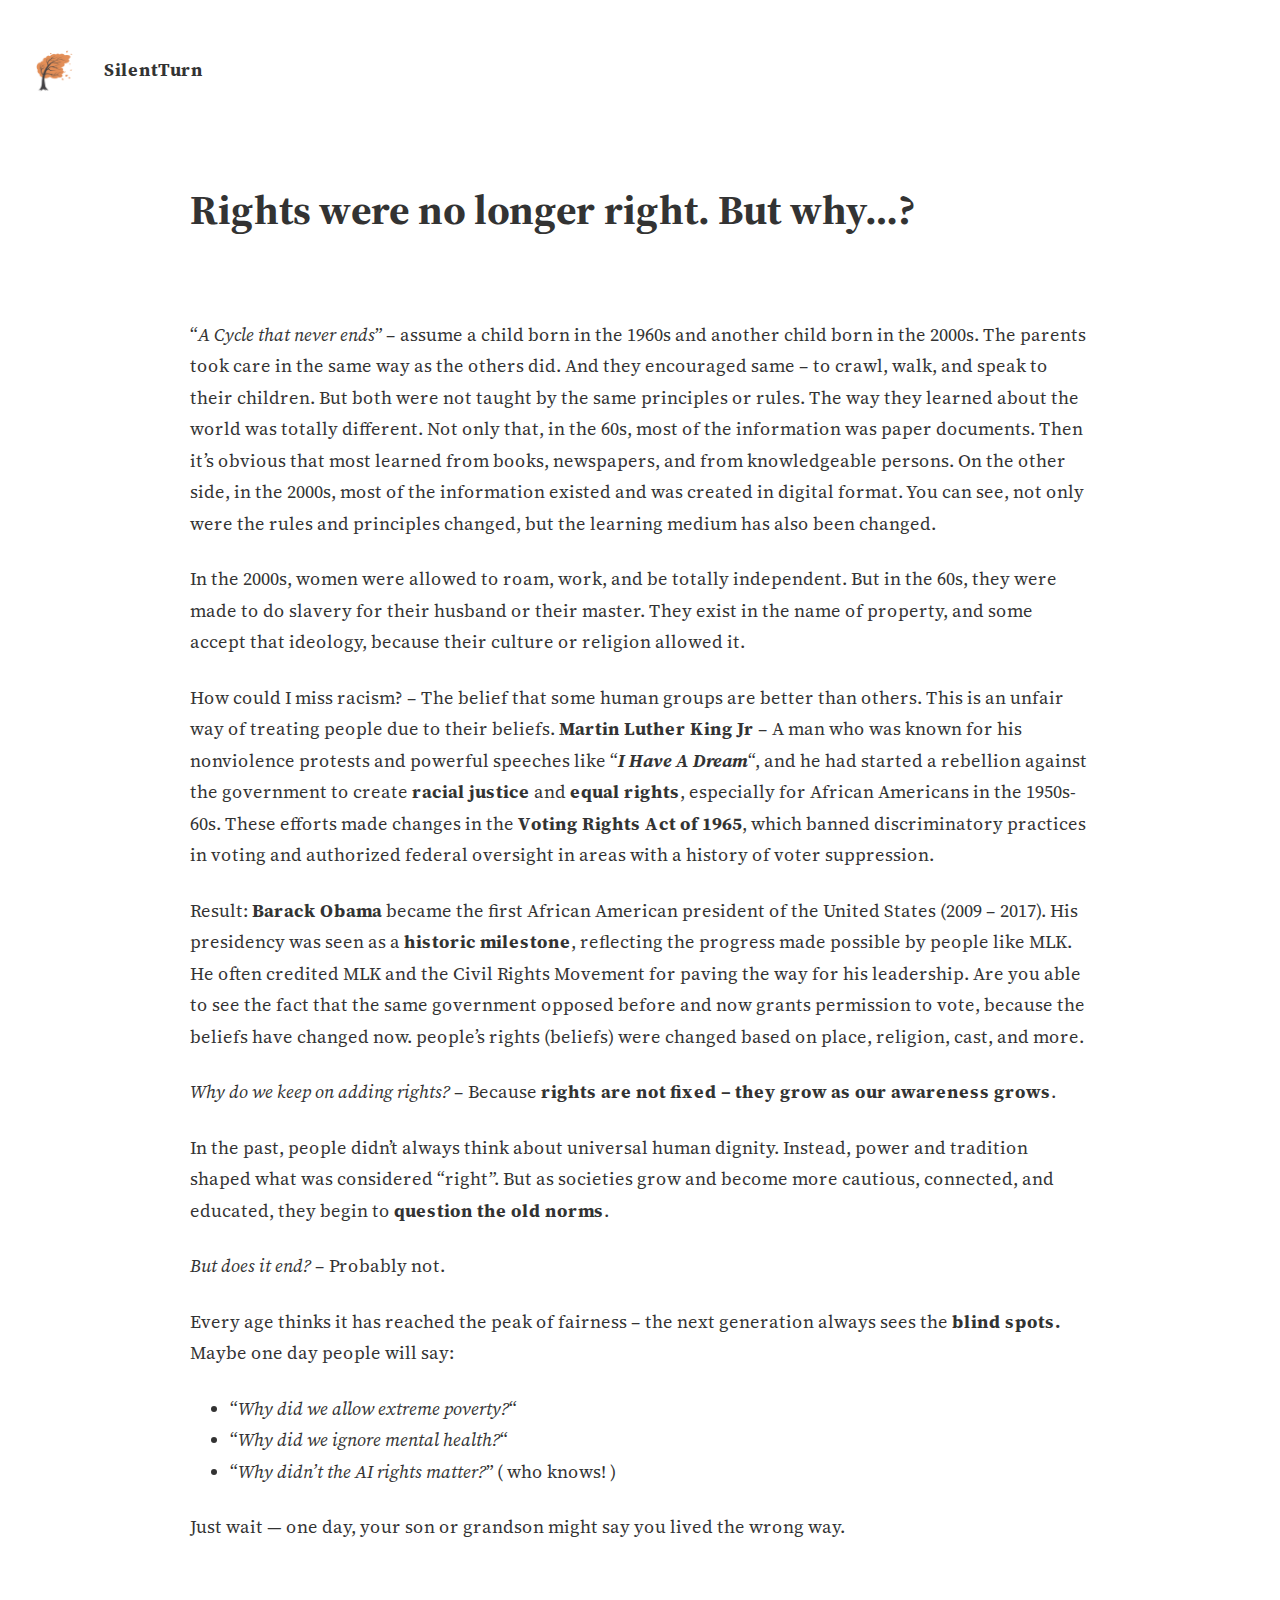
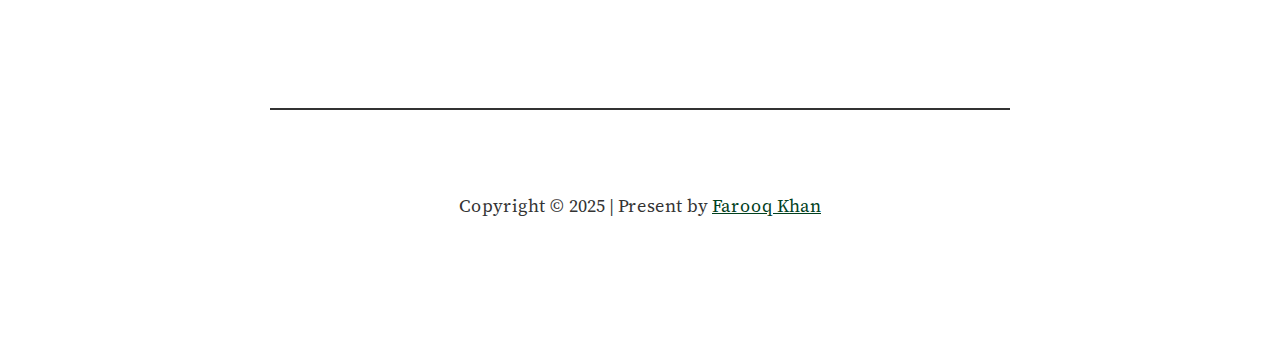
<file: rights-were-no-longer-right-but-why/index.html>
<!DOCTYPE html>
<html lang="en-US">
<head>
	<meta charset="UTF-8">
	<meta name="viewport" content="width=device-width, initial-scale=1">
<meta name="robots" content="noindex, nofollow">
	<style>img:is([sizes="auto" i], [sizes^="auto," i]) { contain-intrinsic-size: 3000px 1500px }</style>
	<title>Rights were no longer right. But why&#8230;? &#8211; SilenTurn</title>
<link rel="alternate" type="application/rss+xml" title="SilenTurn &raquo; Feed" href="./../feed/index.html">
<link rel="alternate" type="application/rss+xml" title="SilenTurn &raquo; Comments Feed" href="./../comments/feed/index.html">
<script>
window._wpemojiSettings = {"baseUrl":"https:\/\/s.w.org\/images\/core\/emoji\/15.1.0\/72x72\/","ext":".png","svgUrl":"https:\/\/s.w.org\/images\/core\/emoji\/15.1.0\/svg\/","svgExt":".svg","source":{"concatemoji":".\/\/wp-includes\/js\/wp-emoji-release.min.js?ver=6.8.1"}};
/*! This file is auto-generated */
!function(i,n){var o,s,e;function c(e){try{var t={supportTests:e,timestamp:(new Date).valueOf()};sessionStorage.setItem(o,JSON.stringify(t))}catch(e){}}function p(e,t,n){e.clearRect(0,0,e.canvas.width,e.canvas.height),e.fillText(t,0,0);var t=new Uint32Array(e.getImageData(0,0,e.canvas.width,e.canvas.height).data),r=(e.clearRect(0,0,e.canvas.width,e.canvas.height),e.fillText(n,0,0),new Uint32Array(e.getImageData(0,0,e.canvas.width,e.canvas.height).data));return t.every(function(e,t){return e===r[t]})}function u(e,t,n){switch(t){case"flag":return n(e,"🏳️‍⚧️","🏳️​⚧️")?!1:!n(e,"🇺🇳","🇺​🇳")&&!n(e,"🏴󠁧󠁢󠁥󠁮󠁧󠁿","🏴​󠁧​󠁢​󠁥​󠁮​󠁧​󠁿");case"emoji":return!n(e,"🐦‍🔥","🐦​🔥")}return!1}function f(e,t,n){var r="undefined"!=typeof WorkerGlobalScope&&self instanceof WorkerGlobalScope?new OffscreenCanvas(300,150):i.createElement("canvas"),a=r.getContext("2d",{willReadFrequently:!0}),o=(a.textBaseline="top",a.font="600 32px Arial",{});return e.forEach(function(e){o[e]=t(a,e,n)}),o}function t(e){var t=i.createElement("script");t.src=e,t.defer=!0,i.head.appendChild(t)}"undefined"!=typeof Promise&&(o="wpEmojiSettingsSupports",s=["flag","emoji"],n.supports={everything:!0,everythingExceptFlag:!0},e=new Promise(function(e){i.addEventListener("DOMContentLoaded",e,{once:!0})}),new Promise(function(t){var n=function(){try{var e=JSON.parse(sessionStorage.getItem(o));if("object"==typeof e&&"number"==typeof e.timestamp&&(new Date).valueOf()<e.timestamp+604800&&"object"==typeof e.supportTests)return e.supportTests}catch(e){}return null}();if(!n){if("undefined"!=typeof Worker&&"undefined"!=typeof OffscreenCanvas&&"undefined"!=typeof URL&&URL.createObjectURL&&"undefined"!=typeof Blob)try{var e="postMessage("+f.toString()+"("+[JSON.stringify(s),u.toString(),p.toString()].join(",")+"));",r=new Blob([e],{type:"text/javascript"}),a=new Worker(URL.createObjectURL(r),{name:"wpTestEmojiSupports"});return void(a.onmessage=function(e){c(n=e.data),a.terminate(),t(n)})}catch(e){}c(n=f(s,u,p))}t(n)}).then(function(e){for(var t in e)n.supports[t]=e[t],n.supports.everything=n.supports.everything&&n.supports[t],"flag"!==t&&(n.supports.everythingExceptFlag=n.supports.everythingExceptFlag&&n.supports[t]);n.supports.everythingExceptFlag=n.supports.everythingExceptFlag&&!n.supports.flag,n.DOMReady=!1,n.readyCallback=function(){n.DOMReady=!0}}).then(function(){return e}).then(function(){var e;n.supports.everything||(n.readyCallback(),(e=n.source||{}).concatemoji?t(e.concatemoji):e.wpemoji&&e.twemoji&&(t(e.twemoji),t(e.wpemoji)))}))}((window,document),window._wpemojiSettings);
</script>
<style id="wp-block-image-inline-css">.wp-block-image>a,.wp-block-image>figure>a{display:inline-block}.wp-block-image img{box-sizing:border-box;height:auto;max-width:100%;vertical-align:bottom}@media not (prefers-reduced-motion){.wp-block-image img.hide{visibility:hidden}.wp-block-image img.show{animation:show-content-image .4s}}.wp-block-image[style*=border-radius] img,.wp-block-image[style*=border-radius]>a{border-radius:inherit}.wp-block-image.has-custom-border img{box-sizing:border-box}.wp-block-image.aligncenter{text-align:center}.wp-block-image.alignfull>a,.wp-block-image.alignwide>a{width:100%}.wp-block-image.alignfull img,.wp-block-image.alignwide img{height:auto;width:100%}.wp-block-image .aligncenter,.wp-block-image .alignleft,.wp-block-image .alignright,.wp-block-image.aligncenter,.wp-block-image.alignleft,.wp-block-image.alignright{display:table}.wp-block-image .aligncenter>figcaption,.wp-block-image .alignleft>figcaption,.wp-block-image .alignright>figcaption,.wp-block-image.aligncenter>figcaption,.wp-block-image.alignleft>figcaption,.wp-block-image.alignright>figcaption{caption-side:bottom;display:table-caption}.wp-block-image .alignleft{float:left;margin:.5em 1em .5em 0}.wp-block-image .alignright{float:right;margin:.5em 0 .5em 1em}.wp-block-image .aligncenter{margin-left:auto;margin-right:auto}.wp-block-image :where(figcaption){margin-bottom:1em;margin-top:.5em}.wp-block-image.is-style-circle-mask img{border-radius:9999px}@supports ((-webkit-mask-image:none) or (mask-image:none)) or (-webkit-mask-image:none){.wp-block-image.is-style-circle-mask img{border-radius:0;-webkit-mask-image:url('data:image/svg+xml;utf8,<svg viewBox="0 0 100 100" xmlns="http://www.w3.org/2000/svg"><circle cx="50" cy="50" r="50"/></svg>');mask-image:url('data:image/svg+xml;utf8,<svg viewBox="0 0 100 100" xmlns="http://www.w3.org/2000/svg"><circle cx="50" cy="50" r="50"/></svg>');mask-mode:alpha;-webkit-mask-position:center;mask-position:center;-webkit-mask-repeat:no-repeat;mask-repeat:no-repeat;-webkit-mask-size:contain;mask-size:contain}}:root :where(.wp-block-image.is-style-rounded img,.wp-block-image .is-style-rounded img){border-radius:9999px}.wp-block-image figure{margin:0}.wp-lightbox-container{display:flex;flex-direction:column;position:relative}.wp-lightbox-container img{cursor:zoom-in}.wp-lightbox-container img:hover+button{opacity:1}.wp-lightbox-container button{align-items:center;-webkit-backdrop-filter:blur(16px) saturate(180%);backdrop-filter:blur(16px) saturate(180%);background-color:#5a5a5a40;border:none;border-radius:4px;cursor:zoom-in;display:flex;height:20px;justify-content:center;opacity:0;padding:0;position:absolute;right:16px;text-align:center;top:16px;width:20px;z-index:100}@media not (prefers-reduced-motion){.wp-lightbox-container button{transition:opacity .2s ease}}.wp-lightbox-container button:focus-visible{outline:3px auto #5a5a5a40;outline:3px auto -webkit-focus-ring-color;outline-offset:3px}.wp-lightbox-container button:hover{cursor:pointer;opacity:1}.wp-lightbox-container button:focus{opacity:1}.wp-lightbox-container button:focus,.wp-lightbox-container button:hover,.wp-lightbox-container button:not(:hover):not(:active):not(.has-background){background-color:#5a5a5a40;border:none}.wp-lightbox-overlay{box-sizing:border-box;cursor:zoom-out;height:100vh;left:0;overflow:hidden;position:fixed;top:0;visibility:hidden;width:100%;z-index:100000}.wp-lightbox-overlay .close-button{align-items:center;cursor:pointer;display:flex;justify-content:center;min-height:40px;min-width:40px;padding:0;position:absolute;right:calc(env(safe-area-inset-right) + 16px);top:calc(env(safe-area-inset-top) + 16px);z-index:5000000}.wp-lightbox-overlay .close-button:focus,.wp-lightbox-overlay .close-button:hover,.wp-lightbox-overlay .close-button:not(:hover):not(:active):not(.has-background){background:none;border:none}.wp-lightbox-overlay .lightbox-image-container{height:var(--wp--lightbox-container-height);left:50%;overflow:hidden;position:absolute;top:50%;transform:translate(-50%,-50%);transform-origin:top left;width:var(--wp--lightbox-container-width);z-index:9999999999}.wp-lightbox-overlay .wp-block-image{align-items:center;box-sizing:border-box;display:flex;height:100%;justify-content:center;margin:0;position:relative;transform-origin:0 0;width:100%;z-index:3000000}.wp-lightbox-overlay .wp-block-image img{height:var(--wp--lightbox-image-height);min-height:var(--wp--lightbox-image-height);min-width:var(--wp--lightbox-image-width);width:var(--wp--lightbox-image-width)}.wp-lightbox-overlay .wp-block-image figcaption{display:none}.wp-lightbox-overlay button{background:none;border:none}.wp-lightbox-overlay .scrim{background-color:#fff;height:100%;opacity:.9;position:absolute;width:100%;z-index:2000000}.wp-lightbox-overlay.active{visibility:visible}@media not (prefers-reduced-motion){.wp-lightbox-overlay.active{animation:turn-on-visibility .25s both}.wp-lightbox-overlay.active img{animation:turn-on-visibility .35s both}.wp-lightbox-overlay.show-closing-animation:not(.active){animation:turn-off-visibility .35s both}.wp-lightbox-overlay.show-closing-animation:not(.active) img{animation:turn-off-visibility .25s both}.wp-lightbox-overlay.zoom.active{animation:none;opacity:1;visibility:visible}.wp-lightbox-overlay.zoom.active .lightbox-image-container{animation:lightbox-zoom-in .4s}.wp-lightbox-overlay.zoom.active .lightbox-image-container img{animation:none}.wp-lightbox-overlay.zoom.active .scrim{animation:turn-on-visibility .4s forwards}.wp-lightbox-overlay.zoom.show-closing-animation:not(.active){animation:none}.wp-lightbox-overlay.zoom.show-closing-animation:not(.active) .lightbox-image-container{animation:lightbox-zoom-out .4s}.wp-lightbox-overlay.zoom.show-closing-animation:not(.active) .lightbox-image-container img{animation:none}.wp-lightbox-overlay.zoom.show-closing-animation:not(.active) .scrim{animation:turn-off-visibility .4s forwards}}@keyframes show-content-image{0%{visibility:hidden}99%{visibility:hidden}to{visibility:visible}}@keyframes turn-on-visibility{0%{opacity:0}to{opacity:1}}@keyframes turn-off-visibility{0%{opacity:1;visibility:visible}99%{opacity:0;visibility:visible}to{opacity:0;visibility:hidden}}@keyframes lightbox-zoom-in{0%{transform:translate(calc((-100vw + var(--wp--lightbox-scrollbar-width))/2 + var(--wp--lightbox-initial-left-position)),calc(-50vh + var(--wp--lightbox-initial-top-position))) scale(var(--wp--lightbox-scale))}to{transform:translate(-50%,-50%) scale(1)}}@keyframes lightbox-zoom-out{0%{transform:translate(-50%,-50%) scale(1);visibility:visible}99%{visibility:visible}to{transform:translate(calc((-100vw + var(--wp--lightbox-scrollbar-width))/2 + var(--wp--lightbox-initial-left-position)),calc(-50vh + var(--wp--lightbox-initial-top-position))) scale(var(--wp--lightbox-scale));visibility:hidden}}</style>
<style id="wp-block-paragraph-inline-css">.is-small-text{font-size:.875em}.is-regular-text{font-size:1em}.is-large-text{font-size:2.25em}.is-larger-text{font-size:3em}.has-drop-cap:not(:focus):first-letter{float:left;font-size:8.4em;font-style:normal;font-weight:100;line-height:.68;margin:.05em .1em 0 0;text-transform:uppercase}body.rtl .has-drop-cap:not(:focus):first-letter{float:none;margin-left:.1em}p.has-drop-cap.has-background{overflow:hidden}:root :where(p.has-background){padding:1.25em 2.375em}:where(p.has-text-color:not(.has-link-color)) a{color:inherit}p.has-text-align-left[style*="writing-mode:vertical-lr"],p.has-text-align-right[style*="writing-mode:vertical-rl"]{rotate:180deg}</style>
<style id="wp-block-group-inline-css">.wp-block-group{box-sizing:border-box}:where(.wp-block-group.wp-block-group-is-layout-constrained){position:relative}</style>
<style id="wp-block-post-title-inline-css">.wp-block-post-title{box-sizing:border-box;word-break:break-word}.wp-block-post-title :where(a){display:inline-block;font-family:inherit;font-size:inherit;font-style:inherit;font-weight:inherit;letter-spacing:inherit;line-height:inherit;text-decoration:inherit}</style>
<style id="wp-block-list-inline-css">ol,ul{box-sizing:border-box}:root :where(.wp-block-list.has-background){padding:1.25em 2.375em}</style>
<style id="wp-block-post-content-inline-css">.wp-block-post-content{display:flow-root}</style>
<style id="wp-block-comments-inline-css">.wp-block-post-comments{box-sizing:border-box}.wp-block-post-comments .alignleft{float:left}.wp-block-post-comments .alignright{float:right}.wp-block-post-comments .navigation:after{clear:both;content:"";display:table}.wp-block-post-comments .commentlist{clear:both;list-style:none;margin:0;padding:0}.wp-block-post-comments .commentlist .comment{min-height:2.25em;padding-left:3.25em}.wp-block-post-comments .commentlist .comment p{font-size:1em;line-height:1.8;margin:1em 0}.wp-block-post-comments .commentlist .children{list-style:none;margin:0;padding:0}.wp-block-post-comments .comment-author{line-height:1.5}.wp-block-post-comments .comment-author .avatar{border-radius:1.5em;display:block;float:left;height:2.5em;margin-right:.75em;margin-top:.5em;width:2.5em}.wp-block-post-comments .comment-author cite{font-style:normal}.wp-block-post-comments .comment-meta{font-size:.875em;line-height:1.5}.wp-block-post-comments .comment-meta b{font-weight:400}.wp-block-post-comments .comment-meta .comment-awaiting-moderation{display:block;margin-bottom:1em;margin-top:1em}.wp-block-post-comments .comment-body .commentmetadata{font-size:.875em}.wp-block-post-comments .comment-form-author label,.wp-block-post-comments .comment-form-comment label,.wp-block-post-comments .comment-form-email label,.wp-block-post-comments .comment-form-url label{display:block;margin-bottom:.25em}.wp-block-post-comments .comment-form input:not([type=submit]):not([type=checkbox]),.wp-block-post-comments .comment-form textarea{box-sizing:border-box;display:block;width:100%}.wp-block-post-comments .comment-form-cookies-consent{display:flex;gap:.25em}.wp-block-post-comments .comment-form-cookies-consent #wp-comment-cookies-consent{margin-top:.35em}.wp-block-post-comments .comment-reply-title{margin-bottom:0}.wp-block-post-comments .comment-reply-title :where(small){font-size:var(--wp--preset--font-size--medium,smaller);margin-left:.5em}.wp-block-post-comments .reply{font-size:.875em;margin-bottom:1.4em}.wp-block-post-comments input:not([type=submit]),.wp-block-post-comments textarea{border:1px solid #949494;font-family:inherit;font-size:1em}.wp-block-post-comments input:not([type=submit]):not([type=checkbox]),.wp-block-post-comments textarea{padding:calc(.667em + 2px)}:where(.wp-block-post-comments input[type=submit]){border:none}.wp-block-comments{box-sizing:border-box}</style>
<style id="wp-block-spacer-inline-css">.wp-block-spacer{clear:both}</style>
<style id="wp-block-separator-inline-css">@charset "UTF-8";.wp-block-separator{border:none;border-top:2px solid}:root :where(.wp-block-separator.is-style-dots){height:auto;line-height:1;text-align:center}:root :where(.wp-block-separator.is-style-dots):before{color:currentColor;content:"···";font-family:serif;font-size:1.5em;letter-spacing:2em;padding-left:2em}.wp-block-separator.is-style-dots{background:none!important;border:none!important}</style>
<style id="wp-emoji-styles-inline-css">img.wp-smiley, img.emoji {
		display: inline !important;
		border: none !important;
		box-shadow: none !important;
		height: 1em !important;
		width: 1em !important;
		margin: 0 0.07em !important;
		vertical-align: -0.1em !important;
		background: none !important;
		padding: 0 !important;
	}</style>
<style id="wp-block-library-inline-css">:root{--wp-admin-theme-color:#007cba;--wp-admin-theme-color--rgb:0,124,186;--wp-admin-theme-color-darker-10:#006ba1;--wp-admin-theme-color-darker-10--rgb:0,107,161;--wp-admin-theme-color-darker-20:#005a87;--wp-admin-theme-color-darker-20--rgb:0,90,135;--wp-admin-border-width-focus:2px;--wp-block-synced-color:#7a00df;--wp-block-synced-color--rgb:122,0,223;--wp-bound-block-color:var(--wp-block-synced-color)}@media (min-resolution:192dpi){:root{--wp-admin-border-width-focus:1.5px}}.wp-element-button{cursor:pointer}:root{--wp--preset--font-size--normal:16px;--wp--preset--font-size--huge:42px}:root .has-very-light-gray-background-color{background-color:#eee}:root .has-very-dark-gray-background-color{background-color:#313131}:root .has-very-light-gray-color{color:#eee}:root .has-very-dark-gray-color{color:#313131}:root .has-vivid-green-cyan-to-vivid-cyan-blue-gradient-background{background:linear-gradient(135deg,#00d084,#0693e3)}:root .has-purple-crush-gradient-background{background:linear-gradient(135deg,#34e2e4,#4721fb 50%,#ab1dfe)}:root .has-hazy-dawn-gradient-background{background:linear-gradient(135deg,#faaca8,#dad0ec)}:root .has-subdued-olive-gradient-background{background:linear-gradient(135deg,#fafae1,#67a671)}:root .has-atomic-cream-gradient-background{background:linear-gradient(135deg,#fdd79a,#004a59)}:root .has-nightshade-gradient-background{background:linear-gradient(135deg,#330968,#31cdcf)}:root .has-midnight-gradient-background{background:linear-gradient(135deg,#020381,#2874fc)}.has-regular-font-size{font-size:1em}.has-larger-font-size{font-size:2.625em}.has-normal-font-size{font-size:var(--wp--preset--font-size--normal)}.has-huge-font-size{font-size:var(--wp--preset--font-size--huge)}.has-text-align-center{text-align:center}.has-text-align-left{text-align:left}.has-text-align-right{text-align:right}#end-resizable-editor-section{display:none}.aligncenter{clear:both}.items-justified-left{justify-content:flex-start}.items-justified-center{justify-content:center}.items-justified-right{justify-content:flex-end}.items-justified-space-between{justify-content:space-between}.screen-reader-text{border:0;clip-path:inset(50%);height:1px;margin:-1px;overflow:hidden;padding:0;position:absolute;width:1px;word-wrap:normal!important}.screen-reader-text:focus{background-color:#ddd;clip-path:none;color:#444;display:block;font-size:1em;height:auto;left:5px;line-height:normal;padding:15px 23px 14px;text-decoration:none;top:5px;width:auto;z-index:100000}html :where(.has-border-color){border-style:solid}html :where([style*=border-top-color]){border-top-style:solid}html :where([style*=border-right-color]){border-right-style:solid}html :where([style*=border-bottom-color]){border-bottom-style:solid}html :where([style*=border-left-color]){border-left-style:solid}html :where([style*=border-width]){border-style:solid}html :where([style*=border-top-width]){border-top-style:solid}html :where([style*=border-right-width]){border-right-style:solid}html :where([style*=border-bottom-width]){border-bottom-style:solid}html :where([style*=border-left-width]){border-left-style:solid}html :where(img[class*=wp-image-]){height:auto;max-width:100%}:where(figure){margin:0 0 1em}html :where(.is-position-sticky){--wp-admin--admin-bar--position-offset:var(--wp-admin--admin-bar--height,0px)}@media screen and (max-width:600px){html :where(.is-position-sticky){--wp-admin--admin-bar--position-offset:0px}}</style>
<style id="global-styles-inline-css">:root{--wp--preset--aspect-ratio--square: 1;--wp--preset--aspect-ratio--4-3: 4/3;--wp--preset--aspect-ratio--3-4: 3/4;--wp--preset--aspect-ratio--3-2: 3/2;--wp--preset--aspect-ratio--2-3: 2/3;--wp--preset--aspect-ratio--16-9: 16/9;--wp--preset--aspect-ratio--9-16: 9/16;--wp--preset--color--black: #000000;--wp--preset--color--cyan-bluish-gray: #abb8c3;--wp--preset--color--white: #ffffff;--wp--preset--color--pale-pink: #f78da7;--wp--preset--color--vivid-red: #cf2e2e;--wp--preset--color--luminous-vivid-orange: #ff6900;--wp--preset--color--luminous-vivid-amber: #fcb900;--wp--preset--color--light-green-cyan: #7bdcb5;--wp--preset--color--vivid-green-cyan: #00d084;--wp--preset--color--pale-cyan-blue: #8ed1fc;--wp--preset--color--vivid-cyan-blue: #0693e3;--wp--preset--color--vivid-purple: #9b51e0;--wp--preset--color--base: #ffffff;--wp--preset--color--contrast: #333333;--wp--preset--color--primary: #15803d;--wp--preset--color--secondary: #00401D;--wp--preset--gradient--vivid-cyan-blue-to-vivid-purple: linear-gradient(135deg,rgba(6,147,227,1) 0%,rgb(155,81,224) 100%);--wp--preset--gradient--light-green-cyan-to-vivid-green-cyan: linear-gradient(135deg,rgb(122,220,180) 0%,rgb(0,208,130) 100%);--wp--preset--gradient--luminous-vivid-amber-to-luminous-vivid-orange: linear-gradient(135deg,rgba(252,185,0,1) 0%,rgba(255,105,0,1) 100%);--wp--preset--gradient--luminous-vivid-orange-to-vivid-red: linear-gradient(135deg,rgba(255,105,0,1) 0%,rgb(207,46,46) 100%);--wp--preset--gradient--very-light-gray-to-cyan-bluish-gray: linear-gradient(135deg,rgb(238,238,238) 0%,rgb(169,184,195) 100%);--wp--preset--gradient--cool-to-warm-spectrum: linear-gradient(135deg,rgb(74,234,220) 0%,rgb(151,120,209) 20%,rgb(207,42,186) 40%,rgb(238,44,130) 60%,rgb(251,105,98) 80%,rgb(254,248,76) 100%);--wp--preset--gradient--blush-light-purple: linear-gradient(135deg,rgb(255,206,236) 0%,rgb(152,150,240) 100%);--wp--preset--gradient--blush-bordeaux: linear-gradient(135deg,rgb(254,205,165) 0%,rgb(254,45,45) 50%,rgb(107,0,62) 100%);--wp--preset--gradient--luminous-dusk: linear-gradient(135deg,rgb(255,203,112) 0%,rgb(199,81,192) 50%,rgb(65,88,208) 100%);--wp--preset--gradient--pale-ocean: linear-gradient(135deg,rgb(255,245,203) 0%,rgb(182,227,212) 50%,rgb(51,167,181) 100%);--wp--preset--gradient--electric-grass: linear-gradient(135deg,rgb(202,248,128) 0%,rgb(113,206,126) 100%);--wp--preset--gradient--midnight: linear-gradient(135deg,rgb(2,3,129) 0%,rgb(40,116,252) 100%);--wp--preset--font-size--small: 1rem;--wp--preset--font-size--medium: 1.5rem;--wp--preset--font-size--large: 1.75rem;--wp--preset--font-size--x-large: 2rem;--wp--preset--font-size--x-small: 0.875rem;--wp--preset--font-size--base: 1.125rem;--wp--preset--font-size--xx-large: 2.5rem;--wp--preset--font-family--source-serif: "Source Serif", serif;--wp--preset--font-family--system-font: -apple-system,BlinkMacSystemFont,"Segoe UI",Roboto,Oxygen-Sans,Ubuntu,Cantarell,"Helvetica Neue",sans-serif;--wp--preset--spacing--20: 0.44rem;--wp--preset--spacing--30: 0.67rem;--wp--preset--spacing--40: 1rem;--wp--preset--spacing--50: 1.5rem;--wp--preset--spacing--60: 2.25rem;--wp--preset--spacing--70: 3.38rem;--wp--preset--spacing--80: 5.06rem;--wp--preset--spacing--x-small: 1.25rem;--wp--preset--spacing--small: 2.5rem;--wp--preset--spacing--medium: 3.75rem;--wp--preset--spacing--large: 5rem;--wp--preset--spacing--x-large: 6.25rem;--wp--preset--shadow--natural: 6px 6px 9px rgba(0, 0, 0, 0.2);--wp--preset--shadow--deep: 12px 12px 50px rgba(0, 0, 0, 0.4);--wp--preset--shadow--sharp: 6px 6px 0px rgba(0, 0, 0, 0.2);--wp--preset--shadow--outlined: 6px 6px 0px -3px rgba(255, 255, 255, 1), 6px 6px rgba(0, 0, 0, 1);--wp--preset--shadow--crisp: 6px 6px 0px rgba(0, 0, 0, 1);}:root { --wp--style--global--content-size: 740px;--wp--style--global--wide-size: 900px; }:where(body) { margin: 0; }.wp-site-blocks { padding-top: var(--wp--style--root--padding-top); padding-bottom: var(--wp--style--root--padding-bottom); }.has-global-padding { padding-right: var(--wp--style--root--padding-right); padding-left: var(--wp--style--root--padding-left); }.has-global-padding > .alignfull { margin-right: calc(var(--wp--style--root--padding-right) * -1); margin-left: calc(var(--wp--style--root--padding-left) * -1); }.has-global-padding :where(:not(.alignfull.is-layout-flow) > .has-global-padding:not(.wp-block-block, .alignfull)) { padding-right: 0; padding-left: 0; }.has-global-padding :where(:not(.alignfull.is-layout-flow) > .has-global-padding:not(.wp-block-block, .alignfull)) > .alignfull { margin-left: 0; margin-right: 0; }.wp-site-blocks > .alignleft { float: left; margin-right: 2em; }.wp-site-blocks > .alignright { float: right; margin-left: 2em; }.wp-site-blocks > .aligncenter { justify-content: center; margin-left: auto; margin-right: auto; }:where(.wp-site-blocks) > * { margin-block-start: 1.5rem; margin-block-end: 0; }:where(.wp-site-blocks) > :first-child { margin-block-start: 0; }:where(.wp-site-blocks) > :last-child { margin-block-end: 0; }:root { --wp--style--block-gap: 1.5rem; }:root :where(.is-layout-flow) > :first-child{margin-block-start: 0;}:root :where(.is-layout-flow) > :last-child{margin-block-end: 0;}:root :where(.is-layout-flow) > *{margin-block-start: 1.5rem;margin-block-end: 0;}:root :where(.is-layout-constrained) > :first-child{margin-block-start: 0;}:root :where(.is-layout-constrained) > :last-child{margin-block-end: 0;}:root :where(.is-layout-constrained) > *{margin-block-start: 1.5rem;margin-block-end: 0;}:root :where(.is-layout-flex){gap: 1.5rem;}:root :where(.is-layout-grid){gap: 1.5rem;}.is-layout-flow > .alignleft{float: left;margin-inline-start: 0;margin-inline-end: 2em;}.is-layout-flow > .alignright{float: right;margin-inline-start: 2em;margin-inline-end: 0;}.is-layout-flow > .aligncenter{margin-left: auto !important;margin-right: auto !important;}.is-layout-constrained > .alignleft{float: left;margin-inline-start: 0;margin-inline-end: 2em;}.is-layout-constrained > .alignright{float: right;margin-inline-start: 2em;margin-inline-end: 0;}.is-layout-constrained > .aligncenter{margin-left: auto !important;margin-right: auto !important;}.is-layout-constrained > :where(:not(.alignleft):not(.alignright):not(.alignfull)){max-width: var(--wp--style--global--content-size);margin-left: auto !important;margin-right: auto !important;}.is-layout-constrained > .alignwide{max-width: var(--wp--style--global--wide-size);}body .is-layout-flex{display: flex;}.is-layout-flex{flex-wrap: wrap;align-items: center;}.is-layout-flex > :is(*, div){margin: 0;}body .is-layout-grid{display: grid;}.is-layout-grid > :is(*, div){margin: 0;}body{background-color: var(--wp--preset--color--base);color: var(--wp--preset--color--contrast);font-family: var(--wp--preset--font-family--source-serif);font-size: var(--wp--preset--font-size--base);line-height: 1.75;--wp--style--root--padding-top: var(--wp--preset--spacing--small);--wp--style--root--padding-right: var(--wp--preset--spacing--small);--wp--style--root--padding-bottom: var(--wp--preset--spacing--small);--wp--style--root--padding-left: var(--wp--preset--spacing--small);}a:where(:not(.wp-element-button)){color: var(--wp--preset--color--secondary);text-decoration: underline;}h1, h2, h3, h4, h5, h6{font-weight: 700;line-height: 1.4;}h1{font-size: clamp(1.563rem, 1.563rem + ((1vw - 0.2rem) * 2.93), 2.625rem);}h2{font-size: var(--wp--preset--font-size--large);}h3{font-size: var(--wp--preset--font-size--medium);}h4{font-size: var(--wp--preset--font-size--base);}h5{font-size: var(--wp--preset--font-size--small);letter-spacing: .1rem;text-transform: uppercase;}h6{font-size: var(--wp--preset--font-size--small);letter-spacing: .1rem;text-transform: uppercase;}:root :where(.wp-element-button, .wp-block-button__link){background-color: var(--wp--preset--color--primary);border-radius: 0;border-width: 0;color: var(--wp--preset--color--base);font-family: inherit;font-size: inherit;line-height: inherit;padding: calc(0.667em + 2px) calc(1.333em + 2px);text-decoration: none;}:root :where(.wp-element-button:hover, .wp-block-button__link:hover){background-color: var(--wp--preset--color--secondary);}.has-black-color{color: var(--wp--preset--color--black) !important;}.has-cyan-bluish-gray-color{color: var(--wp--preset--color--cyan-bluish-gray) !important;}.has-white-color{color: var(--wp--preset--color--white) !important;}.has-pale-pink-color{color: var(--wp--preset--color--pale-pink) !important;}.has-vivid-red-color{color: var(--wp--preset--color--vivid-red) !important;}.has-luminous-vivid-orange-color{color: var(--wp--preset--color--luminous-vivid-orange) !important;}.has-luminous-vivid-amber-color{color: var(--wp--preset--color--luminous-vivid-amber) !important;}.has-light-green-cyan-color{color: var(--wp--preset--color--light-green-cyan) !important;}.has-vivid-green-cyan-color{color: var(--wp--preset--color--vivid-green-cyan) !important;}.has-pale-cyan-blue-color{color: var(--wp--preset--color--pale-cyan-blue) !important;}.has-vivid-cyan-blue-color{color: var(--wp--preset--color--vivid-cyan-blue) !important;}.has-vivid-purple-color{color: var(--wp--preset--color--vivid-purple) !important;}.has-base-color{color: var(--wp--preset--color--base) !important;}.has-contrast-color{color: var(--wp--preset--color--contrast) !important;}.has-primary-color{color: var(--wp--preset--color--primary) !important;}.has-secondary-color{color: var(--wp--preset--color--secondary) !important;}.has-black-background-color{background-color: var(--wp--preset--color--black) !important;}.has-cyan-bluish-gray-background-color{background-color: var(--wp--preset--color--cyan-bluish-gray) !important;}.has-white-background-color{background-color: var(--wp--preset--color--white) !important;}.has-pale-pink-background-color{background-color: var(--wp--preset--color--pale-pink) !important;}.has-vivid-red-background-color{background-color: var(--wp--preset--color--vivid-red) !important;}.has-luminous-vivid-orange-background-color{background-color: var(--wp--preset--color--luminous-vivid-orange) !important;}.has-luminous-vivid-amber-background-color{background-color: var(--wp--preset--color--luminous-vivid-amber) !important;}.has-light-green-cyan-background-color{background-color: var(--wp--preset--color--light-green-cyan) !important;}.has-vivid-green-cyan-background-color{background-color: var(--wp--preset--color--vivid-green-cyan) !important;}.has-pale-cyan-blue-background-color{background-color: var(--wp--preset--color--pale-cyan-blue) !important;}.has-vivid-cyan-blue-background-color{background-color: var(--wp--preset--color--vivid-cyan-blue) !important;}.has-vivid-purple-background-color{background-color: var(--wp--preset--color--vivid-purple) !important;}.has-base-background-color{background-color: var(--wp--preset--color--base) !important;}.has-contrast-background-color{background-color: var(--wp--preset--color--contrast) !important;}.has-primary-background-color{background-color: var(--wp--preset--color--primary) !important;}.has-secondary-background-color{background-color: var(--wp--preset--color--secondary) !important;}.has-black-border-color{border-color: var(--wp--preset--color--black) !important;}.has-cyan-bluish-gray-border-color{border-color: var(--wp--preset--color--cyan-bluish-gray) !important;}.has-white-border-color{border-color: var(--wp--preset--color--white) !important;}.has-pale-pink-border-color{border-color: var(--wp--preset--color--pale-pink) !important;}.has-vivid-red-border-color{border-color: var(--wp--preset--color--vivid-red) !important;}.has-luminous-vivid-orange-border-color{border-color: var(--wp--preset--color--luminous-vivid-orange) !important;}.has-luminous-vivid-amber-border-color{border-color: var(--wp--preset--color--luminous-vivid-amber) !important;}.has-light-green-cyan-border-color{border-color: var(--wp--preset--color--light-green-cyan) !important;}.has-vivid-green-cyan-border-color{border-color: var(--wp--preset--color--vivid-green-cyan) !important;}.has-pale-cyan-blue-border-color{border-color: var(--wp--preset--color--pale-cyan-blue) !important;}.has-vivid-cyan-blue-border-color{border-color: var(--wp--preset--color--vivid-cyan-blue) !important;}.has-vivid-purple-border-color{border-color: var(--wp--preset--color--vivid-purple) !important;}.has-base-border-color{border-color: var(--wp--preset--color--base) !important;}.has-contrast-border-color{border-color: var(--wp--preset--color--contrast) !important;}.has-primary-border-color{border-color: var(--wp--preset--color--primary) !important;}.has-secondary-border-color{border-color: var(--wp--preset--color--secondary) !important;}.has-vivid-cyan-blue-to-vivid-purple-gradient-background{background: var(--wp--preset--gradient--vivid-cyan-blue-to-vivid-purple) !important;}.has-light-green-cyan-to-vivid-green-cyan-gradient-background{background: var(--wp--preset--gradient--light-green-cyan-to-vivid-green-cyan) !important;}.has-luminous-vivid-amber-to-luminous-vivid-orange-gradient-background{background: var(--wp--preset--gradient--luminous-vivid-amber-to-luminous-vivid-orange) !important;}.has-luminous-vivid-orange-to-vivid-red-gradient-background{background: var(--wp--preset--gradient--luminous-vivid-orange-to-vivid-red) !important;}.has-very-light-gray-to-cyan-bluish-gray-gradient-background{background: var(--wp--preset--gradient--very-light-gray-to-cyan-bluish-gray) !important;}.has-cool-to-warm-spectrum-gradient-background{background: var(--wp--preset--gradient--cool-to-warm-spectrum) !important;}.has-blush-light-purple-gradient-background{background: var(--wp--preset--gradient--blush-light-purple) !important;}.has-blush-bordeaux-gradient-background{background: var(--wp--preset--gradient--blush-bordeaux) !important;}.has-luminous-dusk-gradient-background{background: var(--wp--preset--gradient--luminous-dusk) !important;}.has-pale-ocean-gradient-background{background: var(--wp--preset--gradient--pale-ocean) !important;}.has-electric-grass-gradient-background{background: var(--wp--preset--gradient--electric-grass) !important;}.has-midnight-gradient-background{background: var(--wp--preset--gradient--midnight) !important;}.has-small-font-size{font-size: var(--wp--preset--font-size--small) !important;}.has-medium-font-size{font-size: var(--wp--preset--font-size--medium) !important;}.has-large-font-size{font-size: var(--wp--preset--font-size--large) !important;}.has-x-large-font-size{font-size: var(--wp--preset--font-size--x-large) !important;}.has-x-small-font-size{font-size: var(--wp--preset--font-size--x-small) !important;}.has-base-font-size{font-size: var(--wp--preset--font-size--base) !important;}.has-xx-large-font-size{font-size: var(--wp--preset--font-size--xx-large) !important;}.has-source-serif-font-family{font-family: var(--wp--preset--font-family--source-serif) !important;}.has-system-font-font-family{font-family: var(--wp--preset--font-family--system-font) !important;}
:root :where(.wp-block-post-title a:where(:not(.wp-element-button))){color: var(--wp--preset--color--contrast);text-decoration: none;}
:root :where(.wp-block-post-title a:where(:not(.wp-element-button)):active){color: var(--wp--preset--color--secondary);}</style>
<style id="core-block-supports-inline-css">.wp-container-core-group-is-layout-c3424c5d{flex-wrap:nowrap;}.wp-container-core-group-is-layout-c6679be5{justify-content:center;}</style>
<style id="wp-block-template-skip-link-inline-css">.skip-link.screen-reader-text {
			border: 0;
			clip-path: inset(50%);
			height: 1px;
			margin: -1px;
			overflow: hidden;
			padding: 0;
			position: absolute !important;
			width: 1px;
			word-wrap: normal !important;
		}

		.skip-link.screen-reader-text:focus {
			background-color: #eee;
			clip-path: none;
			color: #444;
			display: block;
			font-size: 1em;
			height: auto;
			left: 5px;
			line-height: normal;
			padding: 15px 23px 14px;
			text-decoration: none;
			top: 5px;
			width: auto;
			z-index: 100000;
		}</style>
<link rel="https://api.w.org/" href="./../wp-json/index.html">
<link rel="alternate" title="JSON" type="application/json" href="./../wp-json/wp/v2/pages/104/index.html">
<link rel="EditURI" type="application/rsd+xml" title="RSD" href="./../xmlrpc.php?rsd">
<meta name="generator" content="WordPress 6.8.1">
<link rel="canonical" href="./index.html">
<link rel="shortlink" href="./../index.html?p=104">
<link rel="alternate" title="oEmbed (JSON)" type="application/json+oembed" href="./../wp-json/oembed/1.0/embed/index.html?url=.%2F%2Frights-were-no-longer-right-but-why%2F">
<link rel="alternate" title="oEmbed (XML)" type="text/xml+oembed" href="./../wp-json/oembed/1.0/embed/index.html?url=.%2F%2Frights-were-no-longer-right-but-why%2F#038;format=xml">
<!-- Google tag (gtag.js) -->
<script async src="https://www.googletagmanager.com/gtag/js?id=G-MF562KJFYM"></script>
<script>window.dataLayer = window.dataLayer || [];
  function gtag(){dataLayer.push(arguments);}
  gtag('js', new Date());

  gtag('config', 'G-MF562KJFYM');</script><style class="wp-fonts-local">@font-face{font-family:"Source Serif";font-style:normal;font-weight:200 900;font-display:fallback;src:url('./../wp-content/themes/pineapple-wpex/assets/fonts/source-serif/SourceSerif4Variable-Roman.ttf.woff2') format('woff2');font-stretch:normal;}
@font-face{font-family:"Source Serif";font-style:italic;font-weight:200 900;font-display:fallback;src:url('./../wp-content/themes/pineapple-wpex/assets/fonts/source-serif/SourceSerif4Variable-Italic.ttf.woff2') format('woff2');font-stretch:normal;}</style>
<style id="uagb-style-conditional-extension">@media (min-width: 1025px){body .uag-hide-desktop.uagb-google-map__wrap,body .uag-hide-desktop{display:none !important}}@media (min-width: 768px) and (max-width: 1024px){body .uag-hide-tab.uagb-google-map__wrap,body .uag-hide-tab{display:none !important}}@media (max-width: 767px){body .uag-hide-mob.uagb-google-map__wrap,body .uag-hide-mob{display:none !important}}</style>
<style id="uagb-style-frontend-104">.uag-blocks-common-selector{z-index:var(--z-index-desktop) !important}@media (max-width: 976px){.uag-blocks-common-selector{z-index:var(--z-index-tablet) !important}}@media (max-width: 767px){.uag-blocks-common-selector{z-index:var(--z-index-mobile) !important}}</style>
<link rel="icon" href="./../wp-content/uploads/2025/06/logo.jpg" sizes="32x32">
<link rel="icon" href="./../wp-content/uploads/2025/06/logo.jpg" sizes="192x192">
<link rel="apple-touch-icon" href="./../wp-content/uploads/2025/06/logo.jpg">
<meta name="msapplication-TileImage" content="./../wp-content/uploads/2025/06/logo.jpg">
</head>

<body class="wp-singular page-template-default page page-id-104 wp-embed-responsive wp-theme-pineapple-wpex">

<div class="wp-site-blocks">
<header class="wp-block-template-part">
<div class="wp-block-group is-nowrap is-layout-flex wp-container-core-group-is-layout-c3424c5d wp-block-group-is-layout-flex" style="padding-right:var(--wp--preset--spacing--x-small);padding-left:var(--wp--preset--spacing--x-small)">
<figure class="wp-block-image size-full is-resized"><a href="./../index.html"><img fetchpriority="high" decoding="async" width="512" height="512" src="./../wp-content/uploads/2025/06/logo.jpg" alt="" class="wp-image-34" style="width:60px;height:auto"></a></figure>



<p><strong>SilentTurn</strong></p>
</div>
</header>


<main class="wp-block-group is-layout-flow wp-block-group-is-layout-flow" style="margin-top:var(--wp--preset--spacing--50)">
	
	<div class="wp-block-group has-global-padding is-layout-constrained wp-block-group-is-layout-constrained">
		<h1 style="margin-top:var(--wp--preset--spacing--large);margin-bottom:var(--wp--preset--spacing--large);" class="alignwide wp-block-post-title">Rights were no longer right. But why&#8230;?</h1>
		<div class="entry-content alignwide wp-block-post-content is-layout-flow wp-block-post-content-is-layout-flow">
<p>&#8220;<em>A Cycle that never ends</em>&#8221; &#8211; assume a child born in the 1960s and another child born in the 2000s. The parents took care in the same way as the others did. And they encouraged same &#8211; to crawl, walk, and speak to their children. But both were not taught by the same principles or rules. The way they learned about the world was totally different. Not only that, in the 60s, most of the information was paper documents. Then it&#8217;s obvious that most learned from books, newspapers, and from knowledgeable persons. On the other side, in the 2000s, most of the information existed and was created in digital format. You can see, not only were the rules and principles changed, but the learning medium has also been changed.</p>



<p>In the 2000s, women were allowed to roam, work, and be totally independent. But in the 60s, they were made to do slavery for their husband or their master. They exist in the name of property, and some accept that ideology, because their culture or religion allowed it.</p>



<p>How could I miss racism? &#8211; The belief that some human groups are better than others. This is an unfair way of treating people due to their beliefs. <strong>Martin Luther King Jr</strong> &#8211; A man who was known for his nonviolence protests and powerful speeches like &#8220;<em><strong>I Have A Dream</strong></em>&#8220;, and he had started a rebellion against the government to create <strong>racial justice</strong> and <strong>equal rights</strong>, especially for African Americans in the 1950s-60s. These efforts made changes in the <strong>Voting Rights Act of 1965</strong>, which banned discriminatory practices in voting and authorized federal oversight in areas with a history of voter suppression.</p>



<p>Result: <strong>Barack Obama</strong> became the first African American president of the United States (2009 &#8211; 2017). His presidency was seen as a <strong>historic milestone</strong>, reflecting the progress made possible by people like MLK. He often credited MLK and the Civil Rights Movement for paving the way for his leadership. Are you able to see the fact that the same government opposed before and now grants permission to vote, because the beliefs have changed now. people&#8217;s rights (beliefs) were changed based on place, religion, cast, and more.</p>



<p><em>Why do we keep on adding rights?</em> &#8211; Because <strong>rights are not fixed &#8211; they grow as our awareness grows</strong>. </p>



<p>In the past, people didn&#8217;t always think about universal human dignity. Instead, power and tradition shaped what was considered &#8220;right&#8221;. But as societies grow and become more cautious, connected, and educated, they begin to <strong>question the old norms</strong>.</p>



<p><em>But does it end?</em> &#8211; Probably not.</p>



<p>Every age thinks it has reached the peak of fairness &#8211; the next generation always sees the <strong>blind spots.</strong> Maybe one day people will say:</p>



<ul class="wp-block-list">
<li>&#8220;<em>Why did we allow extreme poverty?</em>&#8220;</li>



<li>&#8220;<em>Why did we ignore mental health?</em>&#8220;</li>



<li>&#8220;<em>Why didn&#8217;t the AI rights matter?</em>&#8221; ( who knows! )</li>
</ul>



<p>Just wait — one day, your son or grandson might say you lived the wrong way.</p>



<p></p>
</div>
	</div>
	
</main>



<div class="wp-block-group has-global-padding is-layout-constrained wp-block-group-is-layout-constrained">
	<section class="alignwide wp-block-template-part">

<div class="wp-block-group has-global-padding is-layout-constrained wp-block-group-is-layout-constrained" style="margin-top:var(--wp--preset--spacing--medium);">
	
</div>


</section>
</div>



<div style="height:1px" aria-hidden="true" class="wp-block-spacer"></div>


<footer class="wp-block-template-part">
<div class="wp-block-group has-global-padding is-layout-constrained wp-block-group-is-layout-constrained" style="margin-top:var(--wp--preset--spacing--large);margin-bottom:var(--wp--preset--spacing--large)">
<hr class="wp-block-separator has-text-color has-contrast-color has-alpha-channel-opacity has-contrast-background-color has-background is-style-default">



<div class="wp-block-group alignwide is-content-justification-center is-layout-flex wp-container-core-group-is-layout-c6679be5 wp-block-group-is-layout-flex" style="margin-top:var(--wp--preset--spacing--large);margin-bottom:0">
<p class="has-text-align-center">Copyright © 2025 | Present by <a href="https://www.linkedin.com/in/farooqkhan-" target="_blank" rel="noreferrer noopener">Farooq Khan</a></p>
</div>
</div>
</footer>
</div>
<script type="speculationrules">{"prefetch":[{"source":"document","where":{"and":[{"href_matches":"\/wordpress\/*"},{"not":{"href_matches":["\/wordpress\/wp-*.php","\/wordpress\/wp-admin\/*","\/wordpress\/wp-content\/uploads\/*","\/wordpress\/wp-content\/*","\/wordpress\/wp-content\/plugins\/*","\/wordpress\/wp-content\/themes\/pineapple-wpex\/*","\/wordpress\/*\\?(.+)"]}},{"not":{"selector_matches":"a[rel~=\"nofollow\"]"}},{"not":{"selector_matches":".no-prefetch, .no-prefetch a"}}]},"eagerness":"conservative"}]}</script>
<script id="wp-block-template-skip-link-js-after">( function() {
		var skipLinkTarget = document.querySelector( 'main' ),
			sibling,
			skipLinkTargetID,
			skipLink;

		// Early exit if a skip-link target can't be located.
		if ( ! skipLinkTarget ) {
			return;
		}

		/*
		 * Get the site wrapper.
		 * The skip-link will be injected in the beginning of it.
		 */
		sibling = document.querySelector( '.wp-site-blocks' );

		// Early exit if the root element was not found.
		if ( ! sibling ) {
			return;
		}

		// Get the skip-link target's ID, and generate one if it doesn't exist.
		skipLinkTargetID = skipLinkTarget.id;
		if ( ! skipLinkTargetID ) {
			skipLinkTargetID = 'wp--skip-link--target';
			skipLinkTarget.id = skipLinkTargetID;
		}

		// Create the skip link.
		skipLink = document.createElement( 'a' );
		skipLink.classList.add( 'skip-link', 'screen-reader-text' );
		skipLink.id = 'wp-skip-link';
		skipLink.href = '#' + skipLinkTargetID;
		skipLink.innerText = 'Skip to content';

		// Inject the skip link.
		sibling.parentElement.insertBefore( skipLink, sibling );
	}() );</script>
</body>
</html>
</file>
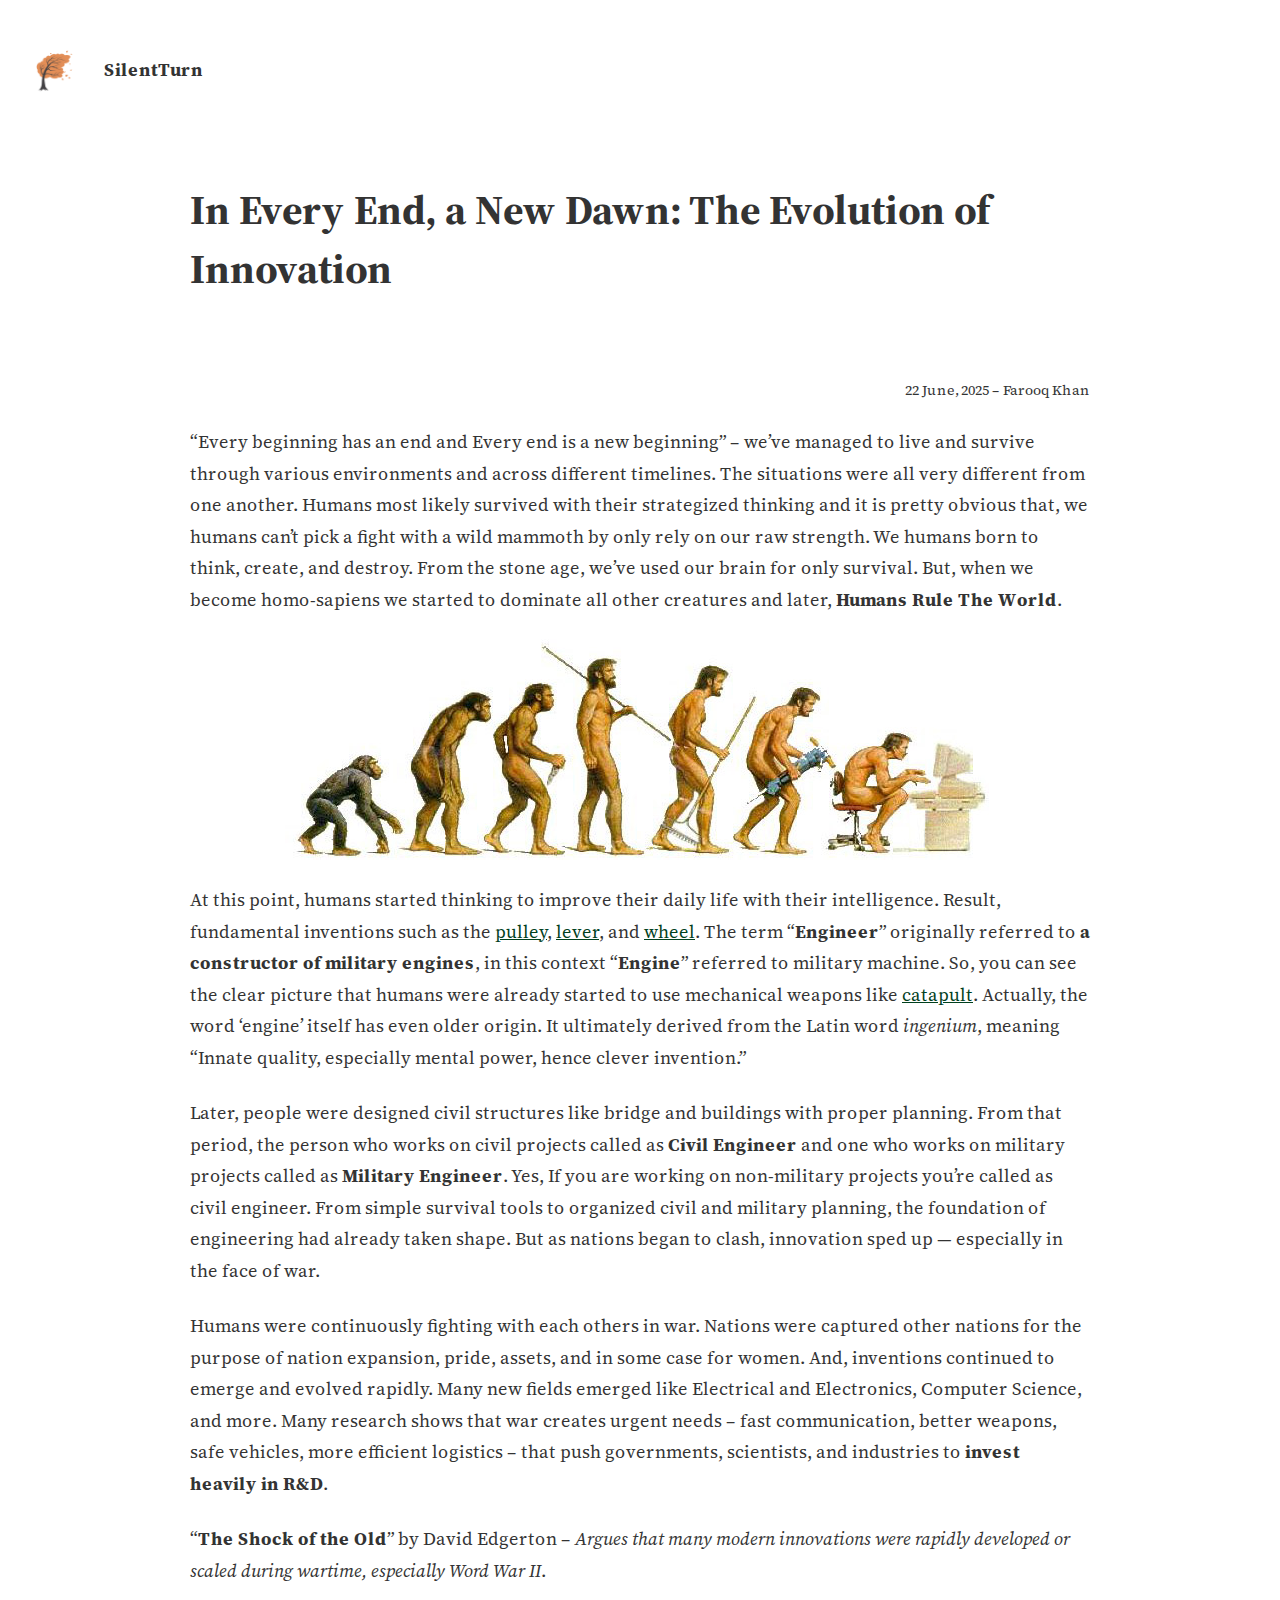
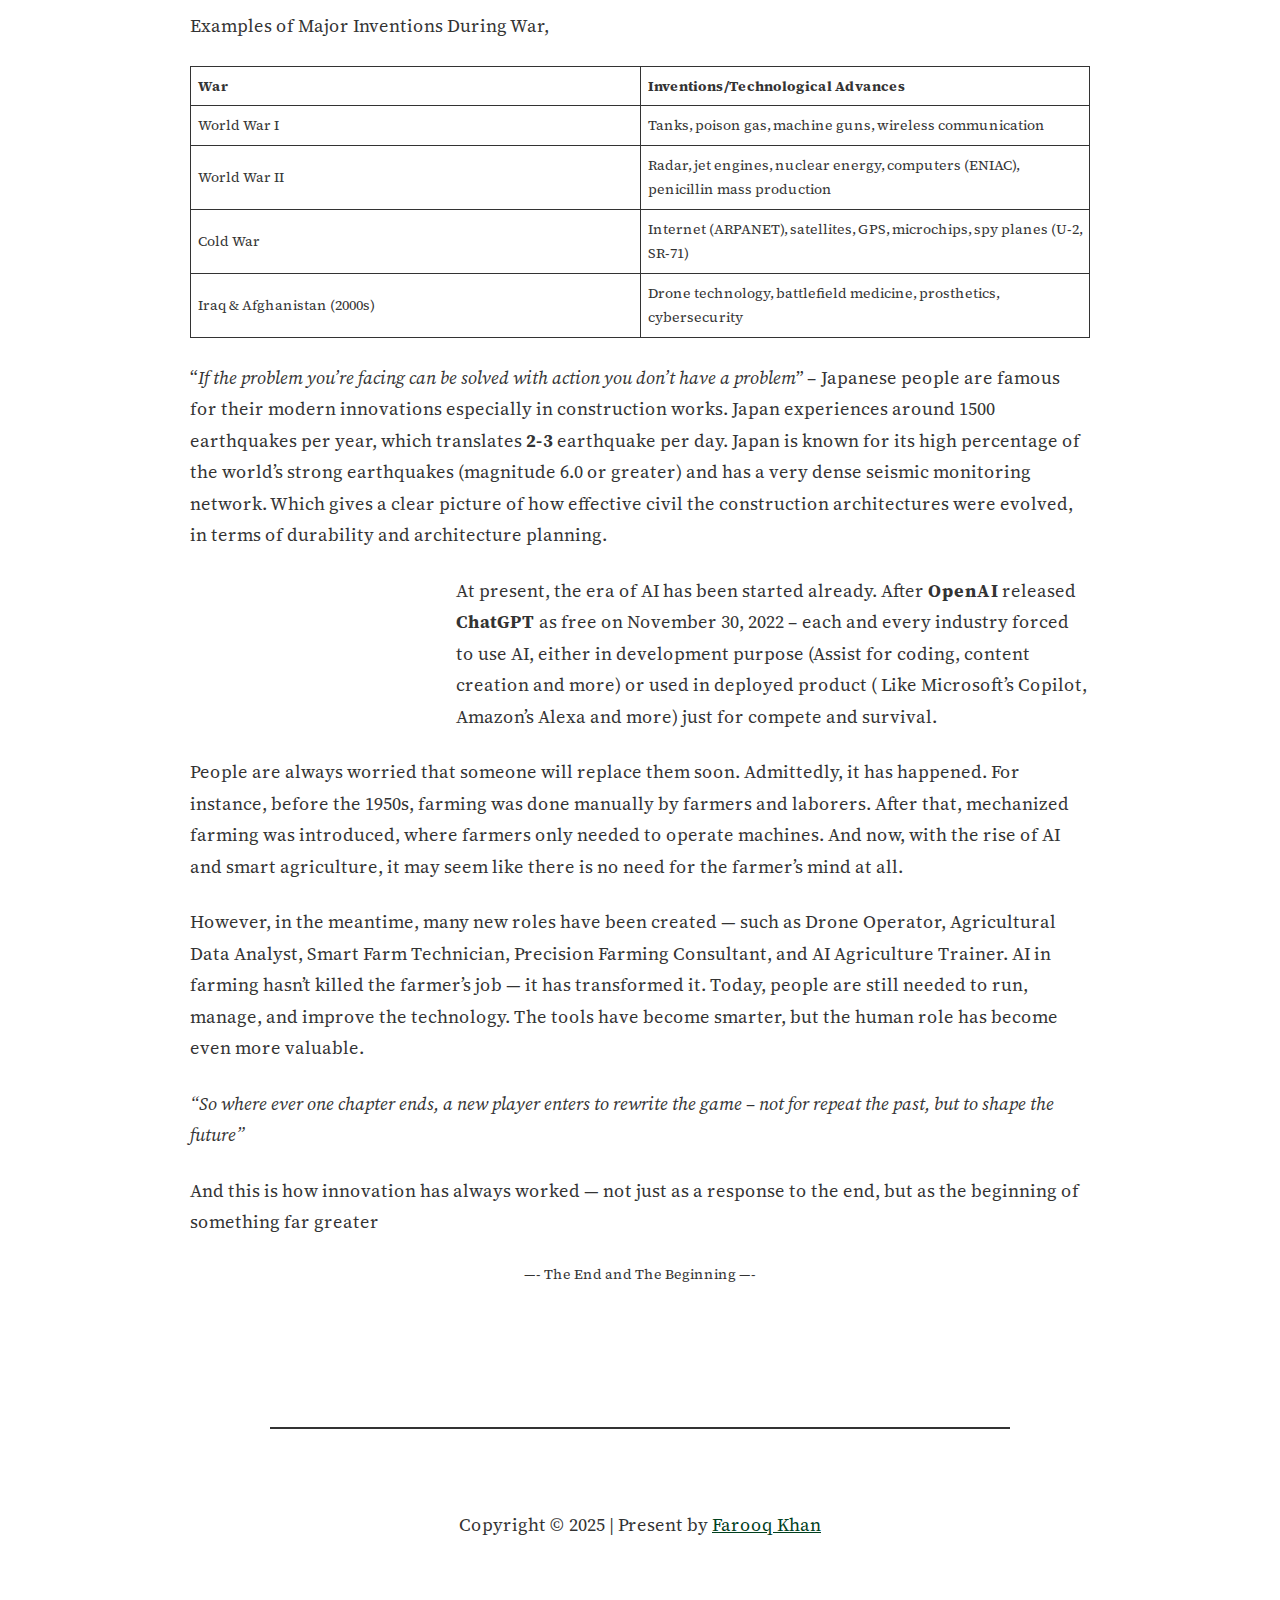
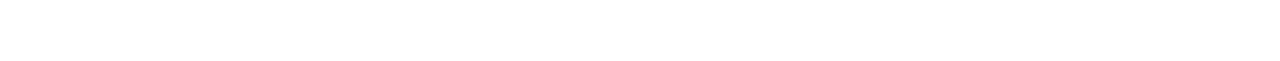
<file: were-engineers-are-we/index.html>
<!DOCTYPE html>
<html lang="en-US">
<head>
	<meta charset="UTF-8">
	<meta name="viewport" content="width=device-width, initial-scale=1">
<meta name="robots" content="noindex, nofollow">
	<style>img:is([sizes="auto" i], [sizes^="auto," i]) { contain-intrinsic-size: 3000px 1500px }</style>
	<title>In Every End, a New Dawn: The Evolution of Innovation &#8211; SilenTurn</title>
<link rel="alternate" type="application/rss+xml" title="SilenTurn &raquo; Feed" href="./../feed/index.html">
<link rel="alternate" type="application/rss+xml" title="SilenTurn &raquo; Comments Feed" href="./../comments/feed/index.html">
<script>
window._wpemojiSettings = {"baseUrl":"https:\/\/s.w.org\/images\/core\/emoji\/15.1.0\/72x72\/","ext":".png","svgUrl":"https:\/\/s.w.org\/images\/core\/emoji\/15.1.0\/svg\/","svgExt":".svg","source":{"concatemoji":".\/\/wp-includes\/js\/wp-emoji-release.min.js?ver=6.8.1"}};
/*! This file is auto-generated */
!function(i,n){var o,s,e;function c(e){try{var t={supportTests:e,timestamp:(new Date).valueOf()};sessionStorage.setItem(o,JSON.stringify(t))}catch(e){}}function p(e,t,n){e.clearRect(0,0,e.canvas.width,e.canvas.height),e.fillText(t,0,0);var t=new Uint32Array(e.getImageData(0,0,e.canvas.width,e.canvas.height).data),r=(e.clearRect(0,0,e.canvas.width,e.canvas.height),e.fillText(n,0,0),new Uint32Array(e.getImageData(0,0,e.canvas.width,e.canvas.height).data));return t.every(function(e,t){return e===r[t]})}function u(e,t,n){switch(t){case"flag":return n(e,"🏳️‍⚧️","🏳️​⚧️")?!1:!n(e,"🇺🇳","🇺​🇳")&&!n(e,"🏴󠁧󠁢󠁥󠁮󠁧󠁿","🏴​󠁧​󠁢​󠁥​󠁮​󠁧​󠁿");case"emoji":return!n(e,"🐦‍🔥","🐦​🔥")}return!1}function f(e,t,n){var r="undefined"!=typeof WorkerGlobalScope&&self instanceof WorkerGlobalScope?new OffscreenCanvas(300,150):i.createElement("canvas"),a=r.getContext("2d",{willReadFrequently:!0}),o=(a.textBaseline="top",a.font="600 32px Arial",{});return e.forEach(function(e){o[e]=t(a,e,n)}),o}function t(e){var t=i.createElement("script");t.src=e,t.defer=!0,i.head.appendChild(t)}"undefined"!=typeof Promise&&(o="wpEmojiSettingsSupports",s=["flag","emoji"],n.supports={everything:!0,everythingExceptFlag:!0},e=new Promise(function(e){i.addEventListener("DOMContentLoaded",e,{once:!0})}),new Promise(function(t){var n=function(){try{var e=JSON.parse(sessionStorage.getItem(o));if("object"==typeof e&&"number"==typeof e.timestamp&&(new Date).valueOf()<e.timestamp+604800&&"object"==typeof e.supportTests)return e.supportTests}catch(e){}return null}();if(!n){if("undefined"!=typeof Worker&&"undefined"!=typeof OffscreenCanvas&&"undefined"!=typeof URL&&URL.createObjectURL&&"undefined"!=typeof Blob)try{var e="postMessage("+f.toString()+"("+[JSON.stringify(s),u.toString(),p.toString()].join(",")+"));",r=new Blob([e],{type:"text/javascript"}),a=new Worker(URL.createObjectURL(r),{name:"wpTestEmojiSupports"});return void(a.onmessage=function(e){c(n=e.data),a.terminate(),t(n)})}catch(e){}c(n=f(s,u,p))}t(n)}).then(function(e){for(var t in e)n.supports[t]=e[t],n.supports.everything=n.supports.everything&&n.supports[t],"flag"!==t&&(n.supports.everythingExceptFlag=n.supports.everythingExceptFlag&&n.supports[t]);n.supports.everythingExceptFlag=n.supports.everythingExceptFlag&&!n.supports.flag,n.DOMReady=!1,n.readyCallback=function(){n.DOMReady=!0}}).then(function(){return e}).then(function(){var e;n.supports.everything||(n.readyCallback(),(e=n.source||{}).concatemoji?t(e.concatemoji):e.wpemoji&&e.twemoji&&(t(e.twemoji),t(e.wpemoji)))}))}((window,document),window._wpemojiSettings);
</script>
<style id="wp-block-image-inline-css">.wp-block-image>a,.wp-block-image>figure>a{display:inline-block}.wp-block-image img{box-sizing:border-box;height:auto;max-width:100%;vertical-align:bottom}@media not (prefers-reduced-motion){.wp-block-image img.hide{visibility:hidden}.wp-block-image img.show{animation:show-content-image .4s}}.wp-block-image[style*=border-radius] img,.wp-block-image[style*=border-radius]>a{border-radius:inherit}.wp-block-image.has-custom-border img{box-sizing:border-box}.wp-block-image.aligncenter{text-align:center}.wp-block-image.alignfull>a,.wp-block-image.alignwide>a{width:100%}.wp-block-image.alignfull img,.wp-block-image.alignwide img{height:auto;width:100%}.wp-block-image .aligncenter,.wp-block-image .alignleft,.wp-block-image .alignright,.wp-block-image.aligncenter,.wp-block-image.alignleft,.wp-block-image.alignright{display:table}.wp-block-image .aligncenter>figcaption,.wp-block-image .alignleft>figcaption,.wp-block-image .alignright>figcaption,.wp-block-image.aligncenter>figcaption,.wp-block-image.alignleft>figcaption,.wp-block-image.alignright>figcaption{caption-side:bottom;display:table-caption}.wp-block-image .alignleft{float:left;margin:.5em 1em .5em 0}.wp-block-image .alignright{float:right;margin:.5em 0 .5em 1em}.wp-block-image .aligncenter{margin-left:auto;margin-right:auto}.wp-block-image :where(figcaption){margin-bottom:1em;margin-top:.5em}.wp-block-image.is-style-circle-mask img{border-radius:9999px}@supports ((-webkit-mask-image:none) or (mask-image:none)) or (-webkit-mask-image:none){.wp-block-image.is-style-circle-mask img{border-radius:0;-webkit-mask-image:url('data:image/svg+xml;utf8,<svg viewBox="0 0 100 100" xmlns="http://www.w3.org/2000/svg"><circle cx="50" cy="50" r="50"/></svg>');mask-image:url('data:image/svg+xml;utf8,<svg viewBox="0 0 100 100" xmlns="http://www.w3.org/2000/svg"><circle cx="50" cy="50" r="50"/></svg>');mask-mode:alpha;-webkit-mask-position:center;mask-position:center;-webkit-mask-repeat:no-repeat;mask-repeat:no-repeat;-webkit-mask-size:contain;mask-size:contain}}:root :where(.wp-block-image.is-style-rounded img,.wp-block-image .is-style-rounded img){border-radius:9999px}.wp-block-image figure{margin:0}.wp-lightbox-container{display:flex;flex-direction:column;position:relative}.wp-lightbox-container img{cursor:zoom-in}.wp-lightbox-container img:hover+button{opacity:1}.wp-lightbox-container button{align-items:center;-webkit-backdrop-filter:blur(16px) saturate(180%);backdrop-filter:blur(16px) saturate(180%);background-color:#5a5a5a40;border:none;border-radius:4px;cursor:zoom-in;display:flex;height:20px;justify-content:center;opacity:0;padding:0;position:absolute;right:16px;text-align:center;top:16px;width:20px;z-index:100}@media not (prefers-reduced-motion){.wp-lightbox-container button{transition:opacity .2s ease}}.wp-lightbox-container button:focus-visible{outline:3px auto #5a5a5a40;outline:3px auto -webkit-focus-ring-color;outline-offset:3px}.wp-lightbox-container button:hover{cursor:pointer;opacity:1}.wp-lightbox-container button:focus{opacity:1}.wp-lightbox-container button:focus,.wp-lightbox-container button:hover,.wp-lightbox-container button:not(:hover):not(:active):not(.has-background){background-color:#5a5a5a40;border:none}.wp-lightbox-overlay{box-sizing:border-box;cursor:zoom-out;height:100vh;left:0;overflow:hidden;position:fixed;top:0;visibility:hidden;width:100%;z-index:100000}.wp-lightbox-overlay .close-button{align-items:center;cursor:pointer;display:flex;justify-content:center;min-height:40px;min-width:40px;padding:0;position:absolute;right:calc(env(safe-area-inset-right) + 16px);top:calc(env(safe-area-inset-top) + 16px);z-index:5000000}.wp-lightbox-overlay .close-button:focus,.wp-lightbox-overlay .close-button:hover,.wp-lightbox-overlay .close-button:not(:hover):not(:active):not(.has-background){background:none;border:none}.wp-lightbox-overlay .lightbox-image-container{height:var(--wp--lightbox-container-height);left:50%;overflow:hidden;position:absolute;top:50%;transform:translate(-50%,-50%);transform-origin:top left;width:var(--wp--lightbox-container-width);z-index:9999999999}.wp-lightbox-overlay .wp-block-image{align-items:center;box-sizing:border-box;display:flex;height:100%;justify-content:center;margin:0;position:relative;transform-origin:0 0;width:100%;z-index:3000000}.wp-lightbox-overlay .wp-block-image img{height:var(--wp--lightbox-image-height);min-height:var(--wp--lightbox-image-height);min-width:var(--wp--lightbox-image-width);width:var(--wp--lightbox-image-width)}.wp-lightbox-overlay .wp-block-image figcaption{display:none}.wp-lightbox-overlay button{background:none;border:none}.wp-lightbox-overlay .scrim{background-color:#fff;height:100%;opacity:.9;position:absolute;width:100%;z-index:2000000}.wp-lightbox-overlay.active{visibility:visible}@media not (prefers-reduced-motion){.wp-lightbox-overlay.active{animation:turn-on-visibility .25s both}.wp-lightbox-overlay.active img{animation:turn-on-visibility .35s both}.wp-lightbox-overlay.show-closing-animation:not(.active){animation:turn-off-visibility .35s both}.wp-lightbox-overlay.show-closing-animation:not(.active) img{animation:turn-off-visibility .25s both}.wp-lightbox-overlay.zoom.active{animation:none;opacity:1;visibility:visible}.wp-lightbox-overlay.zoom.active .lightbox-image-container{animation:lightbox-zoom-in .4s}.wp-lightbox-overlay.zoom.active .lightbox-image-container img{animation:none}.wp-lightbox-overlay.zoom.active .scrim{animation:turn-on-visibility .4s forwards}.wp-lightbox-overlay.zoom.show-closing-animation:not(.active){animation:none}.wp-lightbox-overlay.zoom.show-closing-animation:not(.active) .lightbox-image-container{animation:lightbox-zoom-out .4s}.wp-lightbox-overlay.zoom.show-closing-animation:not(.active) .lightbox-image-container img{animation:none}.wp-lightbox-overlay.zoom.show-closing-animation:not(.active) .scrim{animation:turn-off-visibility .4s forwards}}@keyframes show-content-image{0%{visibility:hidden}99%{visibility:hidden}to{visibility:visible}}@keyframes turn-on-visibility{0%{opacity:0}to{opacity:1}}@keyframes turn-off-visibility{0%{opacity:1;visibility:visible}99%{opacity:0;visibility:visible}to{opacity:0;visibility:hidden}}@keyframes lightbox-zoom-in{0%{transform:translate(calc((-100vw + var(--wp--lightbox-scrollbar-width))/2 + var(--wp--lightbox-initial-left-position)),calc(-50vh + var(--wp--lightbox-initial-top-position))) scale(var(--wp--lightbox-scale))}to{transform:translate(-50%,-50%) scale(1)}}@keyframes lightbox-zoom-out{0%{transform:translate(-50%,-50%) scale(1);visibility:visible}99%{visibility:visible}to{transform:translate(calc((-100vw + var(--wp--lightbox-scrollbar-width))/2 + var(--wp--lightbox-initial-left-position)),calc(-50vh + var(--wp--lightbox-initial-top-position))) scale(var(--wp--lightbox-scale));visibility:hidden}}</style>
<style id="wp-block-paragraph-inline-css">.is-small-text{font-size:.875em}.is-regular-text{font-size:1em}.is-large-text{font-size:2.25em}.is-larger-text{font-size:3em}.has-drop-cap:not(:focus):first-letter{float:left;font-size:8.4em;font-style:normal;font-weight:100;line-height:.68;margin:.05em .1em 0 0;text-transform:uppercase}body.rtl .has-drop-cap:not(:focus):first-letter{float:none;margin-left:.1em}p.has-drop-cap.has-background{overflow:hidden}:root :where(p.has-background){padding:1.25em 2.375em}:where(p.has-text-color:not(.has-link-color)) a{color:inherit}p.has-text-align-left[style*="writing-mode:vertical-lr"],p.has-text-align-right[style*="writing-mode:vertical-rl"]{rotate:180deg}</style>
<style id="wp-block-group-inline-css">.wp-block-group{box-sizing:border-box}:where(.wp-block-group.wp-block-group-is-layout-constrained){position:relative}</style>
<style id="wp-block-post-title-inline-css">.wp-block-post-title{box-sizing:border-box;word-break:break-word}.wp-block-post-title :where(a){display:inline-block;font-family:inherit;font-size:inherit;font-style:inherit;font-weight:inherit;letter-spacing:inherit;line-height:inherit;text-decoration:inherit}</style>
<style id="wp-block-table-inline-css">.wp-block-table{overflow-x:auto}.wp-block-table table{border-collapse:collapse;width:100%}.wp-block-table thead{border-bottom:3px solid}.wp-block-table tfoot{border-top:3px solid}.wp-block-table td,.wp-block-table th{border:1px solid;padding:.5em}.wp-block-table .has-fixed-layout{table-layout:fixed;width:100%}.wp-block-table .has-fixed-layout td,.wp-block-table .has-fixed-layout th{word-break:break-word}.wp-block-table.aligncenter,.wp-block-table.alignleft,.wp-block-table.alignright{display:table;width:auto}.wp-block-table.aligncenter td,.wp-block-table.aligncenter th,.wp-block-table.alignleft td,.wp-block-table.alignleft th,.wp-block-table.alignright td,.wp-block-table.alignright th{word-break:break-word}.wp-block-table .has-subtle-light-gray-background-color{background-color:#f3f4f5}.wp-block-table .has-subtle-pale-green-background-color{background-color:#e9fbe5}.wp-block-table .has-subtle-pale-blue-background-color{background-color:#e7f5fe}.wp-block-table .has-subtle-pale-pink-background-color{background-color:#fcf0ef}.wp-block-table.is-style-stripes{background-color:initial;border-bottom:1px solid #f0f0f0;border-collapse:inherit;border-spacing:0}.wp-block-table.is-style-stripes tbody tr:nth-child(odd){background-color:#f0f0f0}.wp-block-table.is-style-stripes.has-subtle-light-gray-background-color tbody tr:nth-child(odd){background-color:#f3f4f5}.wp-block-table.is-style-stripes.has-subtle-pale-green-background-color tbody tr:nth-child(odd){background-color:#e9fbe5}.wp-block-table.is-style-stripes.has-subtle-pale-blue-background-color tbody tr:nth-child(odd){background-color:#e7f5fe}.wp-block-table.is-style-stripes.has-subtle-pale-pink-background-color tbody tr:nth-child(odd){background-color:#fcf0ef}.wp-block-table.is-style-stripes td,.wp-block-table.is-style-stripes th{border-color:#0000}.wp-block-table .has-border-color td,.wp-block-table .has-border-color th,.wp-block-table .has-border-color tr,.wp-block-table .has-border-color>*{border-color:inherit}.wp-block-table table[style*=border-top-color] tr:first-child,.wp-block-table table[style*=border-top-color] tr:first-child td,.wp-block-table table[style*=border-top-color] tr:first-child th,.wp-block-table table[style*=border-top-color]>*,.wp-block-table table[style*=border-top-color]>* td,.wp-block-table table[style*=border-top-color]>* th{border-top-color:inherit}.wp-block-table table[style*=border-top-color] tr:not(:first-child){border-top-color:initial}.wp-block-table table[style*=border-right-color] td:last-child,.wp-block-table table[style*=border-right-color] th,.wp-block-table table[style*=border-right-color] tr,.wp-block-table table[style*=border-right-color]>*{border-right-color:inherit}.wp-block-table table[style*=border-bottom-color] tr:last-child,.wp-block-table table[style*=border-bottom-color] tr:last-child td,.wp-block-table table[style*=border-bottom-color] tr:last-child th,.wp-block-table table[style*=border-bottom-color]>*,.wp-block-table table[style*=border-bottom-color]>* td,.wp-block-table table[style*=border-bottom-color]>* th{border-bottom-color:inherit}.wp-block-table table[style*=border-bottom-color] tr:not(:last-child){border-bottom-color:initial}.wp-block-table table[style*=border-left-color] td:first-child,.wp-block-table table[style*=border-left-color] th,.wp-block-table table[style*=border-left-color] tr,.wp-block-table table[style*=border-left-color]>*{border-left-color:inherit}.wp-block-table table[style*=border-style] td,.wp-block-table table[style*=border-style] th,.wp-block-table table[style*=border-style] tr,.wp-block-table table[style*=border-style]>*{border-style:inherit}.wp-block-table table[style*=border-width] td,.wp-block-table table[style*=border-width] th,.wp-block-table table[style*=border-width] tr,.wp-block-table table[style*=border-width]>*{border-style:inherit;border-width:inherit}</style>
<style id="wp-block-post-content-inline-css">.wp-block-post-content{display:flow-root}</style>
<style id="wp-block-comments-inline-css">.wp-block-post-comments{box-sizing:border-box}.wp-block-post-comments .alignleft{float:left}.wp-block-post-comments .alignright{float:right}.wp-block-post-comments .navigation:after{clear:both;content:"";display:table}.wp-block-post-comments .commentlist{clear:both;list-style:none;margin:0;padding:0}.wp-block-post-comments .commentlist .comment{min-height:2.25em;padding-left:3.25em}.wp-block-post-comments .commentlist .comment p{font-size:1em;line-height:1.8;margin:1em 0}.wp-block-post-comments .commentlist .children{list-style:none;margin:0;padding:0}.wp-block-post-comments .comment-author{line-height:1.5}.wp-block-post-comments .comment-author .avatar{border-radius:1.5em;display:block;float:left;height:2.5em;margin-right:.75em;margin-top:.5em;width:2.5em}.wp-block-post-comments .comment-author cite{font-style:normal}.wp-block-post-comments .comment-meta{font-size:.875em;line-height:1.5}.wp-block-post-comments .comment-meta b{font-weight:400}.wp-block-post-comments .comment-meta .comment-awaiting-moderation{display:block;margin-bottom:1em;margin-top:1em}.wp-block-post-comments .comment-body .commentmetadata{font-size:.875em}.wp-block-post-comments .comment-form-author label,.wp-block-post-comments .comment-form-comment label,.wp-block-post-comments .comment-form-email label,.wp-block-post-comments .comment-form-url label{display:block;margin-bottom:.25em}.wp-block-post-comments .comment-form input:not([type=submit]):not([type=checkbox]),.wp-block-post-comments .comment-form textarea{box-sizing:border-box;display:block;width:100%}.wp-block-post-comments .comment-form-cookies-consent{display:flex;gap:.25em}.wp-block-post-comments .comment-form-cookies-consent #wp-comment-cookies-consent{margin-top:.35em}.wp-block-post-comments .comment-reply-title{margin-bottom:0}.wp-block-post-comments .comment-reply-title :where(small){font-size:var(--wp--preset--font-size--medium,smaller);margin-left:.5em}.wp-block-post-comments .reply{font-size:.875em;margin-bottom:1.4em}.wp-block-post-comments input:not([type=submit]),.wp-block-post-comments textarea{border:1px solid #949494;font-family:inherit;font-size:1em}.wp-block-post-comments input:not([type=submit]):not([type=checkbox]),.wp-block-post-comments textarea{padding:calc(.667em + 2px)}:where(.wp-block-post-comments input[type=submit]){border:none}.wp-block-comments{box-sizing:border-box}</style>
<style id="wp-block-spacer-inline-css">.wp-block-spacer{clear:both}</style>
<style id="wp-block-separator-inline-css">@charset "UTF-8";.wp-block-separator{border:none;border-top:2px solid}:root :where(.wp-block-separator.is-style-dots){height:auto;line-height:1;text-align:center}:root :where(.wp-block-separator.is-style-dots):before{color:currentColor;content:"···";font-family:serif;font-size:1.5em;letter-spacing:2em;padding-left:2em}.wp-block-separator.is-style-dots{background:none!important;border:none!important}</style>
<style id="wp-emoji-styles-inline-css">img.wp-smiley, img.emoji {
		display: inline !important;
		border: none !important;
		box-shadow: none !important;
		height: 1em !important;
		width: 1em !important;
		margin: 0 0.07em !important;
		vertical-align: -0.1em !important;
		background: none !important;
		padding: 0 !important;
	}</style>
<style id="wp-block-library-inline-css">:root{--wp-admin-theme-color:#007cba;--wp-admin-theme-color--rgb:0,124,186;--wp-admin-theme-color-darker-10:#006ba1;--wp-admin-theme-color-darker-10--rgb:0,107,161;--wp-admin-theme-color-darker-20:#005a87;--wp-admin-theme-color-darker-20--rgb:0,90,135;--wp-admin-border-width-focus:2px;--wp-block-synced-color:#7a00df;--wp-block-synced-color--rgb:122,0,223;--wp-bound-block-color:var(--wp-block-synced-color)}@media (min-resolution:192dpi){:root{--wp-admin-border-width-focus:1.5px}}.wp-element-button{cursor:pointer}:root{--wp--preset--font-size--normal:16px;--wp--preset--font-size--huge:42px}:root .has-very-light-gray-background-color{background-color:#eee}:root .has-very-dark-gray-background-color{background-color:#313131}:root .has-very-light-gray-color{color:#eee}:root .has-very-dark-gray-color{color:#313131}:root .has-vivid-green-cyan-to-vivid-cyan-blue-gradient-background{background:linear-gradient(135deg,#00d084,#0693e3)}:root .has-purple-crush-gradient-background{background:linear-gradient(135deg,#34e2e4,#4721fb 50%,#ab1dfe)}:root .has-hazy-dawn-gradient-background{background:linear-gradient(135deg,#faaca8,#dad0ec)}:root .has-subdued-olive-gradient-background{background:linear-gradient(135deg,#fafae1,#67a671)}:root .has-atomic-cream-gradient-background{background:linear-gradient(135deg,#fdd79a,#004a59)}:root .has-nightshade-gradient-background{background:linear-gradient(135deg,#330968,#31cdcf)}:root .has-midnight-gradient-background{background:linear-gradient(135deg,#020381,#2874fc)}.has-regular-font-size{font-size:1em}.has-larger-font-size{font-size:2.625em}.has-normal-font-size{font-size:var(--wp--preset--font-size--normal)}.has-huge-font-size{font-size:var(--wp--preset--font-size--huge)}.has-text-align-center{text-align:center}.has-text-align-left{text-align:left}.has-text-align-right{text-align:right}#end-resizable-editor-section{display:none}.aligncenter{clear:both}.items-justified-left{justify-content:flex-start}.items-justified-center{justify-content:center}.items-justified-right{justify-content:flex-end}.items-justified-space-between{justify-content:space-between}.screen-reader-text{border:0;clip-path:inset(50%);height:1px;margin:-1px;overflow:hidden;padding:0;position:absolute;width:1px;word-wrap:normal!important}.screen-reader-text:focus{background-color:#ddd;clip-path:none;color:#444;display:block;font-size:1em;height:auto;left:5px;line-height:normal;padding:15px 23px 14px;text-decoration:none;top:5px;width:auto;z-index:100000}html :where(.has-border-color){border-style:solid}html :where([style*=border-top-color]){border-top-style:solid}html :where([style*=border-right-color]){border-right-style:solid}html :where([style*=border-bottom-color]){border-bottom-style:solid}html :where([style*=border-left-color]){border-left-style:solid}html :where([style*=border-width]){border-style:solid}html :where([style*=border-top-width]){border-top-style:solid}html :where([style*=border-right-width]){border-right-style:solid}html :where([style*=border-bottom-width]){border-bottom-style:solid}html :where([style*=border-left-width]){border-left-style:solid}html :where(img[class*=wp-image-]){height:auto;max-width:100%}:where(figure){margin:0 0 1em}html :where(.is-position-sticky){--wp-admin--admin-bar--position-offset:var(--wp-admin--admin-bar--height,0px)}@media screen and (max-width:600px){html :where(.is-position-sticky){--wp-admin--admin-bar--position-offset:0px}}</style>
<style id="global-styles-inline-css">:root{--wp--preset--aspect-ratio--square: 1;--wp--preset--aspect-ratio--4-3: 4/3;--wp--preset--aspect-ratio--3-4: 3/4;--wp--preset--aspect-ratio--3-2: 3/2;--wp--preset--aspect-ratio--2-3: 2/3;--wp--preset--aspect-ratio--16-9: 16/9;--wp--preset--aspect-ratio--9-16: 9/16;--wp--preset--color--black: #000000;--wp--preset--color--cyan-bluish-gray: #abb8c3;--wp--preset--color--white: #ffffff;--wp--preset--color--pale-pink: #f78da7;--wp--preset--color--vivid-red: #cf2e2e;--wp--preset--color--luminous-vivid-orange: #ff6900;--wp--preset--color--luminous-vivid-amber: #fcb900;--wp--preset--color--light-green-cyan: #7bdcb5;--wp--preset--color--vivid-green-cyan: #00d084;--wp--preset--color--pale-cyan-blue: #8ed1fc;--wp--preset--color--vivid-cyan-blue: #0693e3;--wp--preset--color--vivid-purple: #9b51e0;--wp--preset--color--base: #ffffff;--wp--preset--color--contrast: #333333;--wp--preset--color--primary: #15803d;--wp--preset--color--secondary: #00401D;--wp--preset--gradient--vivid-cyan-blue-to-vivid-purple: linear-gradient(135deg,rgba(6,147,227,1) 0%,rgb(155,81,224) 100%);--wp--preset--gradient--light-green-cyan-to-vivid-green-cyan: linear-gradient(135deg,rgb(122,220,180) 0%,rgb(0,208,130) 100%);--wp--preset--gradient--luminous-vivid-amber-to-luminous-vivid-orange: linear-gradient(135deg,rgba(252,185,0,1) 0%,rgba(255,105,0,1) 100%);--wp--preset--gradient--luminous-vivid-orange-to-vivid-red: linear-gradient(135deg,rgba(255,105,0,1) 0%,rgb(207,46,46) 100%);--wp--preset--gradient--very-light-gray-to-cyan-bluish-gray: linear-gradient(135deg,rgb(238,238,238) 0%,rgb(169,184,195) 100%);--wp--preset--gradient--cool-to-warm-spectrum: linear-gradient(135deg,rgb(74,234,220) 0%,rgb(151,120,209) 20%,rgb(207,42,186) 40%,rgb(238,44,130) 60%,rgb(251,105,98) 80%,rgb(254,248,76) 100%);--wp--preset--gradient--blush-light-purple: linear-gradient(135deg,rgb(255,206,236) 0%,rgb(152,150,240) 100%);--wp--preset--gradient--blush-bordeaux: linear-gradient(135deg,rgb(254,205,165) 0%,rgb(254,45,45) 50%,rgb(107,0,62) 100%);--wp--preset--gradient--luminous-dusk: linear-gradient(135deg,rgb(255,203,112) 0%,rgb(199,81,192) 50%,rgb(65,88,208) 100%);--wp--preset--gradient--pale-ocean: linear-gradient(135deg,rgb(255,245,203) 0%,rgb(182,227,212) 50%,rgb(51,167,181) 100%);--wp--preset--gradient--electric-grass: linear-gradient(135deg,rgb(202,248,128) 0%,rgb(113,206,126) 100%);--wp--preset--gradient--midnight: linear-gradient(135deg,rgb(2,3,129) 0%,rgb(40,116,252) 100%);--wp--preset--font-size--small: 1rem;--wp--preset--font-size--medium: 1.5rem;--wp--preset--font-size--large: 1.75rem;--wp--preset--font-size--x-large: 2rem;--wp--preset--font-size--x-small: 0.875rem;--wp--preset--font-size--base: 1.125rem;--wp--preset--font-size--xx-large: 2.5rem;--wp--preset--font-family--source-serif: "Source Serif", serif;--wp--preset--font-family--system-font: -apple-system,BlinkMacSystemFont,"Segoe UI",Roboto,Oxygen-Sans,Ubuntu,Cantarell,"Helvetica Neue",sans-serif;--wp--preset--spacing--20: 0.44rem;--wp--preset--spacing--30: 0.67rem;--wp--preset--spacing--40: 1rem;--wp--preset--spacing--50: 1.5rem;--wp--preset--spacing--60: 2.25rem;--wp--preset--spacing--70: 3.38rem;--wp--preset--spacing--80: 5.06rem;--wp--preset--spacing--x-small: 1.25rem;--wp--preset--spacing--small: 2.5rem;--wp--preset--spacing--medium: 3.75rem;--wp--preset--spacing--large: 5rem;--wp--preset--spacing--x-large: 6.25rem;--wp--preset--shadow--natural: 6px 6px 9px rgba(0, 0, 0, 0.2);--wp--preset--shadow--deep: 12px 12px 50px rgba(0, 0, 0, 0.4);--wp--preset--shadow--sharp: 6px 6px 0px rgba(0, 0, 0, 0.2);--wp--preset--shadow--outlined: 6px 6px 0px -3px rgba(255, 255, 255, 1), 6px 6px rgba(0, 0, 0, 1);--wp--preset--shadow--crisp: 6px 6px 0px rgba(0, 0, 0, 1);}:root { --wp--style--global--content-size: 740px;--wp--style--global--wide-size: 900px; }:where(body) { margin: 0; }.wp-site-blocks { padding-top: var(--wp--style--root--padding-top); padding-bottom: var(--wp--style--root--padding-bottom); }.has-global-padding { padding-right: var(--wp--style--root--padding-right); padding-left: var(--wp--style--root--padding-left); }.has-global-padding > .alignfull { margin-right: calc(var(--wp--style--root--padding-right) * -1); margin-left: calc(var(--wp--style--root--padding-left) * -1); }.has-global-padding :where(:not(.alignfull.is-layout-flow) > .has-global-padding:not(.wp-block-block, .alignfull)) { padding-right: 0; padding-left: 0; }.has-global-padding :where(:not(.alignfull.is-layout-flow) > .has-global-padding:not(.wp-block-block, .alignfull)) > .alignfull { margin-left: 0; margin-right: 0; }.wp-site-blocks > .alignleft { float: left; margin-right: 2em; }.wp-site-blocks > .alignright { float: right; margin-left: 2em; }.wp-site-blocks > .aligncenter { justify-content: center; margin-left: auto; margin-right: auto; }:where(.wp-site-blocks) > * { margin-block-start: 1.5rem; margin-block-end: 0; }:where(.wp-site-blocks) > :first-child { margin-block-start: 0; }:where(.wp-site-blocks) > :last-child { margin-block-end: 0; }:root { --wp--style--block-gap: 1.5rem; }:root :where(.is-layout-flow) > :first-child{margin-block-start: 0;}:root :where(.is-layout-flow) > :last-child{margin-block-end: 0;}:root :where(.is-layout-flow) > *{margin-block-start: 1.5rem;margin-block-end: 0;}:root :where(.is-layout-constrained) > :first-child{margin-block-start: 0;}:root :where(.is-layout-constrained) > :last-child{margin-block-end: 0;}:root :where(.is-layout-constrained) > *{margin-block-start: 1.5rem;margin-block-end: 0;}:root :where(.is-layout-flex){gap: 1.5rem;}:root :where(.is-layout-grid){gap: 1.5rem;}.is-layout-flow > .alignleft{float: left;margin-inline-start: 0;margin-inline-end: 2em;}.is-layout-flow > .alignright{float: right;margin-inline-start: 2em;margin-inline-end: 0;}.is-layout-flow > .aligncenter{margin-left: auto !important;margin-right: auto !important;}.is-layout-constrained > .alignleft{float: left;margin-inline-start: 0;margin-inline-end: 2em;}.is-layout-constrained > .alignright{float: right;margin-inline-start: 2em;margin-inline-end: 0;}.is-layout-constrained > .aligncenter{margin-left: auto !important;margin-right: auto !important;}.is-layout-constrained > :where(:not(.alignleft):not(.alignright):not(.alignfull)){max-width: var(--wp--style--global--content-size);margin-left: auto !important;margin-right: auto !important;}.is-layout-constrained > .alignwide{max-width: var(--wp--style--global--wide-size);}body .is-layout-flex{display: flex;}.is-layout-flex{flex-wrap: wrap;align-items: center;}.is-layout-flex > :is(*, div){margin: 0;}body .is-layout-grid{display: grid;}.is-layout-grid > :is(*, div){margin: 0;}body{background-color: var(--wp--preset--color--base);color: var(--wp--preset--color--contrast);font-family: var(--wp--preset--font-family--source-serif);font-size: var(--wp--preset--font-size--base);line-height: 1.75;--wp--style--root--padding-top: var(--wp--preset--spacing--small);--wp--style--root--padding-right: var(--wp--preset--spacing--small);--wp--style--root--padding-bottom: var(--wp--preset--spacing--small);--wp--style--root--padding-left: var(--wp--preset--spacing--small);}a:where(:not(.wp-element-button)){color: var(--wp--preset--color--secondary);text-decoration: underline;}h1, h2, h3, h4, h5, h6{font-weight: 700;line-height: 1.4;}h1{font-size: clamp(1.563rem, 1.563rem + ((1vw - 0.2rem) * 2.93), 2.625rem);}h2{font-size: var(--wp--preset--font-size--large);}h3{font-size: var(--wp--preset--font-size--medium);}h4{font-size: var(--wp--preset--font-size--base);}h5{font-size: var(--wp--preset--font-size--small);letter-spacing: .1rem;text-transform: uppercase;}h6{font-size: var(--wp--preset--font-size--small);letter-spacing: .1rem;text-transform: uppercase;}:root :where(.wp-element-button, .wp-block-button__link){background-color: var(--wp--preset--color--primary);border-radius: 0;border-width: 0;color: var(--wp--preset--color--base);font-family: inherit;font-size: inherit;line-height: inherit;padding: calc(0.667em + 2px) calc(1.333em + 2px);text-decoration: none;}:root :where(.wp-element-button:hover, .wp-block-button__link:hover){background-color: var(--wp--preset--color--secondary);}.has-black-color{color: var(--wp--preset--color--black) !important;}.has-cyan-bluish-gray-color{color: var(--wp--preset--color--cyan-bluish-gray) !important;}.has-white-color{color: var(--wp--preset--color--white) !important;}.has-pale-pink-color{color: var(--wp--preset--color--pale-pink) !important;}.has-vivid-red-color{color: var(--wp--preset--color--vivid-red) !important;}.has-luminous-vivid-orange-color{color: var(--wp--preset--color--luminous-vivid-orange) !important;}.has-luminous-vivid-amber-color{color: var(--wp--preset--color--luminous-vivid-amber) !important;}.has-light-green-cyan-color{color: var(--wp--preset--color--light-green-cyan) !important;}.has-vivid-green-cyan-color{color: var(--wp--preset--color--vivid-green-cyan) !important;}.has-pale-cyan-blue-color{color: var(--wp--preset--color--pale-cyan-blue) !important;}.has-vivid-cyan-blue-color{color: var(--wp--preset--color--vivid-cyan-blue) !important;}.has-vivid-purple-color{color: var(--wp--preset--color--vivid-purple) !important;}.has-base-color{color: var(--wp--preset--color--base) !important;}.has-contrast-color{color: var(--wp--preset--color--contrast) !important;}.has-primary-color{color: var(--wp--preset--color--primary) !important;}.has-secondary-color{color: var(--wp--preset--color--secondary) !important;}.has-black-background-color{background-color: var(--wp--preset--color--black) !important;}.has-cyan-bluish-gray-background-color{background-color: var(--wp--preset--color--cyan-bluish-gray) !important;}.has-white-background-color{background-color: var(--wp--preset--color--white) !important;}.has-pale-pink-background-color{background-color: var(--wp--preset--color--pale-pink) !important;}.has-vivid-red-background-color{background-color: var(--wp--preset--color--vivid-red) !important;}.has-luminous-vivid-orange-background-color{background-color: var(--wp--preset--color--luminous-vivid-orange) !important;}.has-luminous-vivid-amber-background-color{background-color: var(--wp--preset--color--luminous-vivid-amber) !important;}.has-light-green-cyan-background-color{background-color: var(--wp--preset--color--light-green-cyan) !important;}.has-vivid-green-cyan-background-color{background-color: var(--wp--preset--color--vivid-green-cyan) !important;}.has-pale-cyan-blue-background-color{background-color: var(--wp--preset--color--pale-cyan-blue) !important;}.has-vivid-cyan-blue-background-color{background-color: var(--wp--preset--color--vivid-cyan-blue) !important;}.has-vivid-purple-background-color{background-color: var(--wp--preset--color--vivid-purple) !important;}.has-base-background-color{background-color: var(--wp--preset--color--base) !important;}.has-contrast-background-color{background-color: var(--wp--preset--color--contrast) !important;}.has-primary-background-color{background-color: var(--wp--preset--color--primary) !important;}.has-secondary-background-color{background-color: var(--wp--preset--color--secondary) !important;}.has-black-border-color{border-color: var(--wp--preset--color--black) !important;}.has-cyan-bluish-gray-border-color{border-color: var(--wp--preset--color--cyan-bluish-gray) !important;}.has-white-border-color{border-color: var(--wp--preset--color--white) !important;}.has-pale-pink-border-color{border-color: var(--wp--preset--color--pale-pink) !important;}.has-vivid-red-border-color{border-color: var(--wp--preset--color--vivid-red) !important;}.has-luminous-vivid-orange-border-color{border-color: var(--wp--preset--color--luminous-vivid-orange) !important;}.has-luminous-vivid-amber-border-color{border-color: var(--wp--preset--color--luminous-vivid-amber) !important;}.has-light-green-cyan-border-color{border-color: var(--wp--preset--color--light-green-cyan) !important;}.has-vivid-green-cyan-border-color{border-color: var(--wp--preset--color--vivid-green-cyan) !important;}.has-pale-cyan-blue-border-color{border-color: var(--wp--preset--color--pale-cyan-blue) !important;}.has-vivid-cyan-blue-border-color{border-color: var(--wp--preset--color--vivid-cyan-blue) !important;}.has-vivid-purple-border-color{border-color: var(--wp--preset--color--vivid-purple) !important;}.has-base-border-color{border-color: var(--wp--preset--color--base) !important;}.has-contrast-border-color{border-color: var(--wp--preset--color--contrast) !important;}.has-primary-border-color{border-color: var(--wp--preset--color--primary) !important;}.has-secondary-border-color{border-color: var(--wp--preset--color--secondary) !important;}.has-vivid-cyan-blue-to-vivid-purple-gradient-background{background: var(--wp--preset--gradient--vivid-cyan-blue-to-vivid-purple) !important;}.has-light-green-cyan-to-vivid-green-cyan-gradient-background{background: var(--wp--preset--gradient--light-green-cyan-to-vivid-green-cyan) !important;}.has-luminous-vivid-amber-to-luminous-vivid-orange-gradient-background{background: var(--wp--preset--gradient--luminous-vivid-amber-to-luminous-vivid-orange) !important;}.has-luminous-vivid-orange-to-vivid-red-gradient-background{background: var(--wp--preset--gradient--luminous-vivid-orange-to-vivid-red) !important;}.has-very-light-gray-to-cyan-bluish-gray-gradient-background{background: var(--wp--preset--gradient--very-light-gray-to-cyan-bluish-gray) !important;}.has-cool-to-warm-spectrum-gradient-background{background: var(--wp--preset--gradient--cool-to-warm-spectrum) !important;}.has-blush-light-purple-gradient-background{background: var(--wp--preset--gradient--blush-light-purple) !important;}.has-blush-bordeaux-gradient-background{background: var(--wp--preset--gradient--blush-bordeaux) !important;}.has-luminous-dusk-gradient-background{background: var(--wp--preset--gradient--luminous-dusk) !important;}.has-pale-ocean-gradient-background{background: var(--wp--preset--gradient--pale-ocean) !important;}.has-electric-grass-gradient-background{background: var(--wp--preset--gradient--electric-grass) !important;}.has-midnight-gradient-background{background: var(--wp--preset--gradient--midnight) !important;}.has-small-font-size{font-size: var(--wp--preset--font-size--small) !important;}.has-medium-font-size{font-size: var(--wp--preset--font-size--medium) !important;}.has-large-font-size{font-size: var(--wp--preset--font-size--large) !important;}.has-x-large-font-size{font-size: var(--wp--preset--font-size--x-large) !important;}.has-x-small-font-size{font-size: var(--wp--preset--font-size--x-small) !important;}.has-base-font-size{font-size: var(--wp--preset--font-size--base) !important;}.has-xx-large-font-size{font-size: var(--wp--preset--font-size--xx-large) !important;}.has-source-serif-font-family{font-family: var(--wp--preset--font-family--source-serif) !important;}.has-system-font-font-family{font-family: var(--wp--preset--font-family--system-font) !important;}
:root :where(.wp-block-post-title a:where(:not(.wp-element-button))){color: var(--wp--preset--color--contrast);text-decoration: none;}
:root :where(.wp-block-post-title a:where(:not(.wp-element-button)):active){color: var(--wp--preset--color--secondary);}</style>
<style id="core-block-supports-inline-css">.wp-container-core-group-is-layout-c3424c5d{flex-wrap:nowrap;}.wp-container-core-group-is-layout-c6679be5{justify-content:center;}</style>
<style id="wp-block-template-skip-link-inline-css">.skip-link.screen-reader-text {
			border: 0;
			clip-path: inset(50%);
			height: 1px;
			margin: -1px;
			overflow: hidden;
			padding: 0;
			position: absolute !important;
			width: 1px;
			word-wrap: normal !important;
		}

		.skip-link.screen-reader-text:focus {
			background-color: #eee;
			clip-path: none;
			color: #444;
			display: block;
			font-size: 1em;
			height: auto;
			left: 5px;
			line-height: normal;
			padding: 15px 23px 14px;
			text-decoration: none;
			top: 5px;
			width: auto;
			z-index: 100000;
		}</style>
<link rel="https://api.w.org/" href="./../wp-json/index.html">
<link rel="alternate" title="JSON" type="application/json" href="./../wp-json/wp/v2/pages/68/index.html">
<link rel="EditURI" type="application/rsd+xml" title="RSD" href="./../xmlrpc.php?rsd">
<meta name="generator" content="WordPress 6.8.1">
<link rel="canonical" href="./index.html">
<link rel="shortlink" href="./../index.html?p=68">
<link rel="alternate" title="oEmbed (JSON)" type="application/json+oembed" href="./../wp-json/oembed/1.0/embed/index.html?url=.%2F%2Fwere-engineers-are-we%2F">
<link rel="alternate" title="oEmbed (XML)" type="text/xml+oembed" href="./../wp-json/oembed/1.0/embed/index.html?url=.%2F%2Fwere-engineers-are-we%2F#038;format=xml">
<!-- Google tag (gtag.js) -->
<script async src="https://www.googletagmanager.com/gtag/js?id=G-MF562KJFYM"></script>
<script>window.dataLayer = window.dataLayer || [];
  function gtag(){dataLayer.push(arguments);}
  gtag('js', new Date());

  gtag('config', 'G-MF562KJFYM');</script><style class="wp-fonts-local">@font-face{font-family:"Source Serif";font-style:normal;font-weight:200 900;font-display:fallback;src:url('./../wp-content/themes/pineapple-wpex/assets/fonts/source-serif/SourceSerif4Variable-Roman.ttf.woff2') format('woff2');font-stretch:normal;}
@font-face{font-family:"Source Serif";font-style:italic;font-weight:200 900;font-display:fallback;src:url('./../wp-content/themes/pineapple-wpex/assets/fonts/source-serif/SourceSerif4Variable-Italic.ttf.woff2') format('woff2');font-stretch:normal;}</style>
<link rel="icon" href="./../wp-content/uploads/2025/06/logo.jpg" sizes="32x32">
<link rel="icon" href="./../wp-content/uploads/2025/06/logo.jpg" sizes="192x192">
<link rel="apple-touch-icon" href="./../wp-content/uploads/2025/06/logo.jpg">
<meta name="msapplication-TileImage" content="./../wp-content/uploads/2025/06/logo.jpg">
</head>

<body class="wp-singular page-template-default page page-id-68 wp-embed-responsive wp-theme-pineapple-wpex">

<div class="wp-site-blocks">
<header class="wp-block-template-part">
<div class="wp-block-group is-nowrap is-layout-flex wp-container-core-group-is-layout-c3424c5d wp-block-group-is-layout-flex" style="padding-right:var(--wp--preset--spacing--x-small);padding-left:var(--wp--preset--spacing--x-small)">
<figure class="wp-block-image size-full is-resized"><a href="./../index.html"><img fetchpriority="high" decoding="async" width="512" height="512" src="./../wp-content/uploads/2025/06/logo.jpg" alt="" class="wp-image-34" style="width:60px;height:auto"></a></figure>



<p><strong>SilentTurn</strong></p>
</div>
</header>


<main class="wp-block-group is-layout-flow wp-block-group-is-layout-flow" style="margin-top:var(--wp--preset--spacing--50)">
	
	<div class="wp-block-group has-global-padding is-layout-constrained wp-block-group-is-layout-constrained">
		<h1 style="margin-top:var(--wp--preset--spacing--large);margin-bottom:var(--wp--preset--spacing--large);" class="alignwide wp-block-post-title">In Every End, a New Dawn: The Evolution of Innovation</h1>
		<div class="entry-content alignwide wp-block-post-content is-layout-flow wp-block-post-content-is-layout-flow">
<p class="has-text-align-right has-x-small-font-size">22 June, 2025 – Farooq Khan</p>



<p>&#8220;Every beginning has an end and Every end is a new beginning&#8221; &#8211; we&#8217;ve managed to live and survive through various environments and across different timelines. The situations were all very different from one another. Humans most likely survived with their strategized thinking and it is pretty obvious that, we humans can&#8217;t pick a fight with a wild mammoth by only rely on our raw strength. We humans born to think, create, and destroy. From the stone age, we&#8217;ve used our brain for only survival. But, when we become homo-sapiens we started to dominate all other creatures and later, <strong>Humans Rule The World</strong>.</p>



<figure class="wp-block-image aligncenter size-full"><img decoding="async" width="726" height="221" src="./../wp-content/uploads/2025/06/evolution_of_humans.jpg" alt="Evolution of Humans" class="wp-image-96"></figure>



<p>At this point, humans started thinking to improve their daily life with their intelligence. Result, fundamental inventions&nbsp;such as the&nbsp;<a href="https://en.wikipedia.org/wiki/Pulley">pulley</a>,&nbsp;<a href="https://en.wikipedia.org/wiki/Lever">lever</a>, and&nbsp;<a href="https://en.wikipedia.org/wiki/Wheel">wheel</a>. The term &#8220;<strong>Engineer</strong>&#8221;  originally referred to <strong>a constructor of military engines</strong>, in this context &#8220;<strong>Engine</strong>&#8221; referred to military machine. So, you can see the clear picture that humans were already started to use mechanical weapons like <a href="https://en.wikipedia.org/wiki/Catapult">catapult</a>. Actually, the word &#8216;engine&#8217;  itself has even older origin. It ultimately derived from the Latin word <em>ingenium</em>, meaning &#8220;Innate quality, especially mental power, hence clever invention.&#8221;</p>



<p>Later, people were designed civil structures like bridge and buildings with proper planning. From that period, the person who works on civil projects called as <strong>Civil Engineer</strong> and one who works on military projects called as <strong>Military Engineer</strong>. Yes, If you are working on non-military projects you&#8217;re called as civil engineer. From simple survival tools to organized civil and military planning, the foundation of engineering had already taken shape. But as nations began to clash, innovation sped up — especially in the face of war.</p>



<p>Humans were continuously fighting with each others in war. Nations were captured other nations for the purpose of nation expansion, pride, assets, and in some case for women. And, inventions continued to emerge and evolved rapidly. Many new fields emerged like Electrical and Electronics, Computer Science, and more. Many research shows that war creates urgent needs &#8211; fast communication, better weapons, safe vehicles, more efficient logistics &#8211; that push governments, scientists, and industries to <strong>invest heavily in R&amp;D</strong>.</p>



<p>&#8220;<strong>The Shock of the Old</strong>&#8221; by David Edgerton &#8211; <em>Argues that many modern innovations were rapidly developed or scaled during wartime, especially Word War II</em>.</p>



<p>Examples of Major Inventions During War, </p>



<figure class="wp-block-table has-x-small-font-size"><table class="has-fixed-layout"><tbody>
<tr>
<td><strong>War</strong></td>
<td><strong>Inventions/Technological Advances</strong></td>
</tr>
<tr>
<td>World War I</td>
<td>Tanks, poison gas, machine guns, wireless communication</td>
</tr>
<tr>
<td>World War II</td>
<td>Radar, jet engines, nuclear energy, computers (ENIAC), penicillin mass production</td>
</tr>
<tr>
<td>Cold War</td>
<td>Internet (ARPANET), satellites, GPS, microchips, spy planes (U-2, SR-71)</td>
</tr>
<tr>
<td>Iraq &amp; Afghanistan (2000s)</td>
<td>Drone technology, battlefield medicine, prosthetics, cybersecurity</td>
</tr>
</tbody></table></figure>



<p>&#8220;<em>If the problem you&#8217;re facing can be solved with action</em> <em>you don&#8217;t have a problem</em>&#8221; &#8211; Japanese people are famous for their modern innovations especially in construction works. Japan experiences around 1500 earthquakes per year, which translates <strong>2-3</strong> earthquake per day. Japan is known for its high percentage of the world&#8217;s strong earthquakes (magnitude 6.0 or greater) and has a very dense seismic monitoring network. Which gives a clear picture of how effective civil the construction architectures were evolved, in terms of durability and architecture planning.</p>



<figure class="wp-block-image alignleft size-full is-resized"><img decoding="async" width="912" height="525" src="./../wp-content/uploads/2025/06/evolution_of_robot.jpg" alt="Evolution of Technology" class="wp-image-95" style="width:230px;height:auto"></figure>



<p>At present, the era of AI has been started already. After <strong>OpenAI</strong> released <strong>ChatGPT </strong>as free on November 30, 2022 &#8211; each and every industry forced to use AI, either in development purpose (Assist for coding, content creation and more) or used in deployed product ( Like Microsoft&#8217;s Copilot, Amazon&#8217;s Alexa and more) just for compete and survival.</p>



<p>People are always worried that someone will replace them soon. Admittedly, it has happened. For instance, before the 1950s, farming was done manually by farmers and laborers. After that, mechanized farming was introduced, where farmers only needed to operate machines. And now, with the rise of AI and smart agriculture, it may seem like there is no need for the farmer’s mind at all.</p>



<p>However, in the meantime, many new roles have been created — such as Drone Operator, Agricultural Data Analyst, Smart Farm Technician, Precision Farming Consultant, and AI Agriculture Trainer. AI in farming hasn’t killed the farmer’s job — it has transformed it. Today, people are still needed to run, manage, and improve the technology. The tools have become smarter, but the human role has become even more valuable.</p>



<p><em>&#8220;So where ever one chapter ends, a new player enters to rewrite the game &#8211; not for repeat the past, but to shape the future&#8221;</em> </p>



<p>And this is how innovation has always worked — not just as a response to the end, but as the beginning of something far greater</p>



<p class="has-text-align-center has-x-small-font-size">&#8212;- The End and The Beginning &#8212;-</p>
</div>
	</div>
	
</main>



<div class="wp-block-group has-global-padding is-layout-constrained wp-block-group-is-layout-constrained">
	<section class="alignwide wp-block-template-part">

<div class="wp-block-group has-global-padding is-layout-constrained wp-block-group-is-layout-constrained" style="margin-top:var(--wp--preset--spacing--medium);">
	
</div>


</section>
</div>



<div style="height:1px" aria-hidden="true" class="wp-block-spacer"></div>


<footer class="wp-block-template-part">
<div class="wp-block-group has-global-padding is-layout-constrained wp-block-group-is-layout-constrained" style="margin-top:var(--wp--preset--spacing--large);margin-bottom:var(--wp--preset--spacing--large)">
<hr class="wp-block-separator has-text-color has-contrast-color has-alpha-channel-opacity has-contrast-background-color has-background is-style-default">



<div class="wp-block-group alignwide is-content-justification-center is-layout-flex wp-container-core-group-is-layout-c6679be5 wp-block-group-is-layout-flex" style="margin-top:var(--wp--preset--spacing--large);margin-bottom:0">
<p class="has-text-align-center">Copyright © 2025 | Present by <a href="https://www.linkedin.com/in/farooqkhan-" target="_blank" rel="noreferrer noopener">Farooq Khan</a></p>
</div>
</div>
</footer>
</div>
<script type="speculationrules">{"prefetch":[{"source":"document","where":{"and":[{"href_matches":"\/wordpress\/*"},{"not":{"href_matches":["\/wordpress\/wp-*.php","\/wordpress\/wp-admin\/*","\/wordpress\/wp-content\/uploads\/*","\/wordpress\/wp-content\/*","\/wordpress\/wp-content\/plugins\/*","\/wordpress\/wp-content\/themes\/pineapple-wpex\/*","\/wordpress\/*\\?(.+)"]}},{"not":{"selector_matches":"a[rel~=\"nofollow\"]"}},{"not":{"selector_matches":".no-prefetch, .no-prefetch a"}}]},"eagerness":"conservative"}]}</script>
<script id="wp-block-template-skip-link-js-after">( function() {
		var skipLinkTarget = document.querySelector( 'main' ),
			sibling,
			skipLinkTargetID,
			skipLink;

		// Early exit if a skip-link target can't be located.
		if ( ! skipLinkTarget ) {
			return;
		}

		/*
		 * Get the site wrapper.
		 * The skip-link will be injected in the beginning of it.
		 */
		sibling = document.querySelector( '.wp-site-blocks' );

		// Early exit if the root element was not found.
		if ( ! sibling ) {
			return;
		}

		// Get the skip-link target's ID, and generate one if it doesn't exist.
		skipLinkTargetID = skipLinkTarget.id;
		if ( ! skipLinkTargetID ) {
			skipLinkTargetID = 'wp--skip-link--target';
			skipLinkTarget.id = skipLinkTargetID;
		}

		// Create the skip link.
		skipLink = document.createElement( 'a' );
		skipLink.classList.add( 'skip-link', 'screen-reader-text' );
		skipLink.id = 'wp-skip-link';
		skipLink.href = '#' + skipLinkTargetID;
		skipLink.innerText = 'Skip to content';

		// Inject the skip link.
		sibling.parentElement.insertBefore( skipLink, sibling );
	}() );</script>
</body>
</html>
</file>
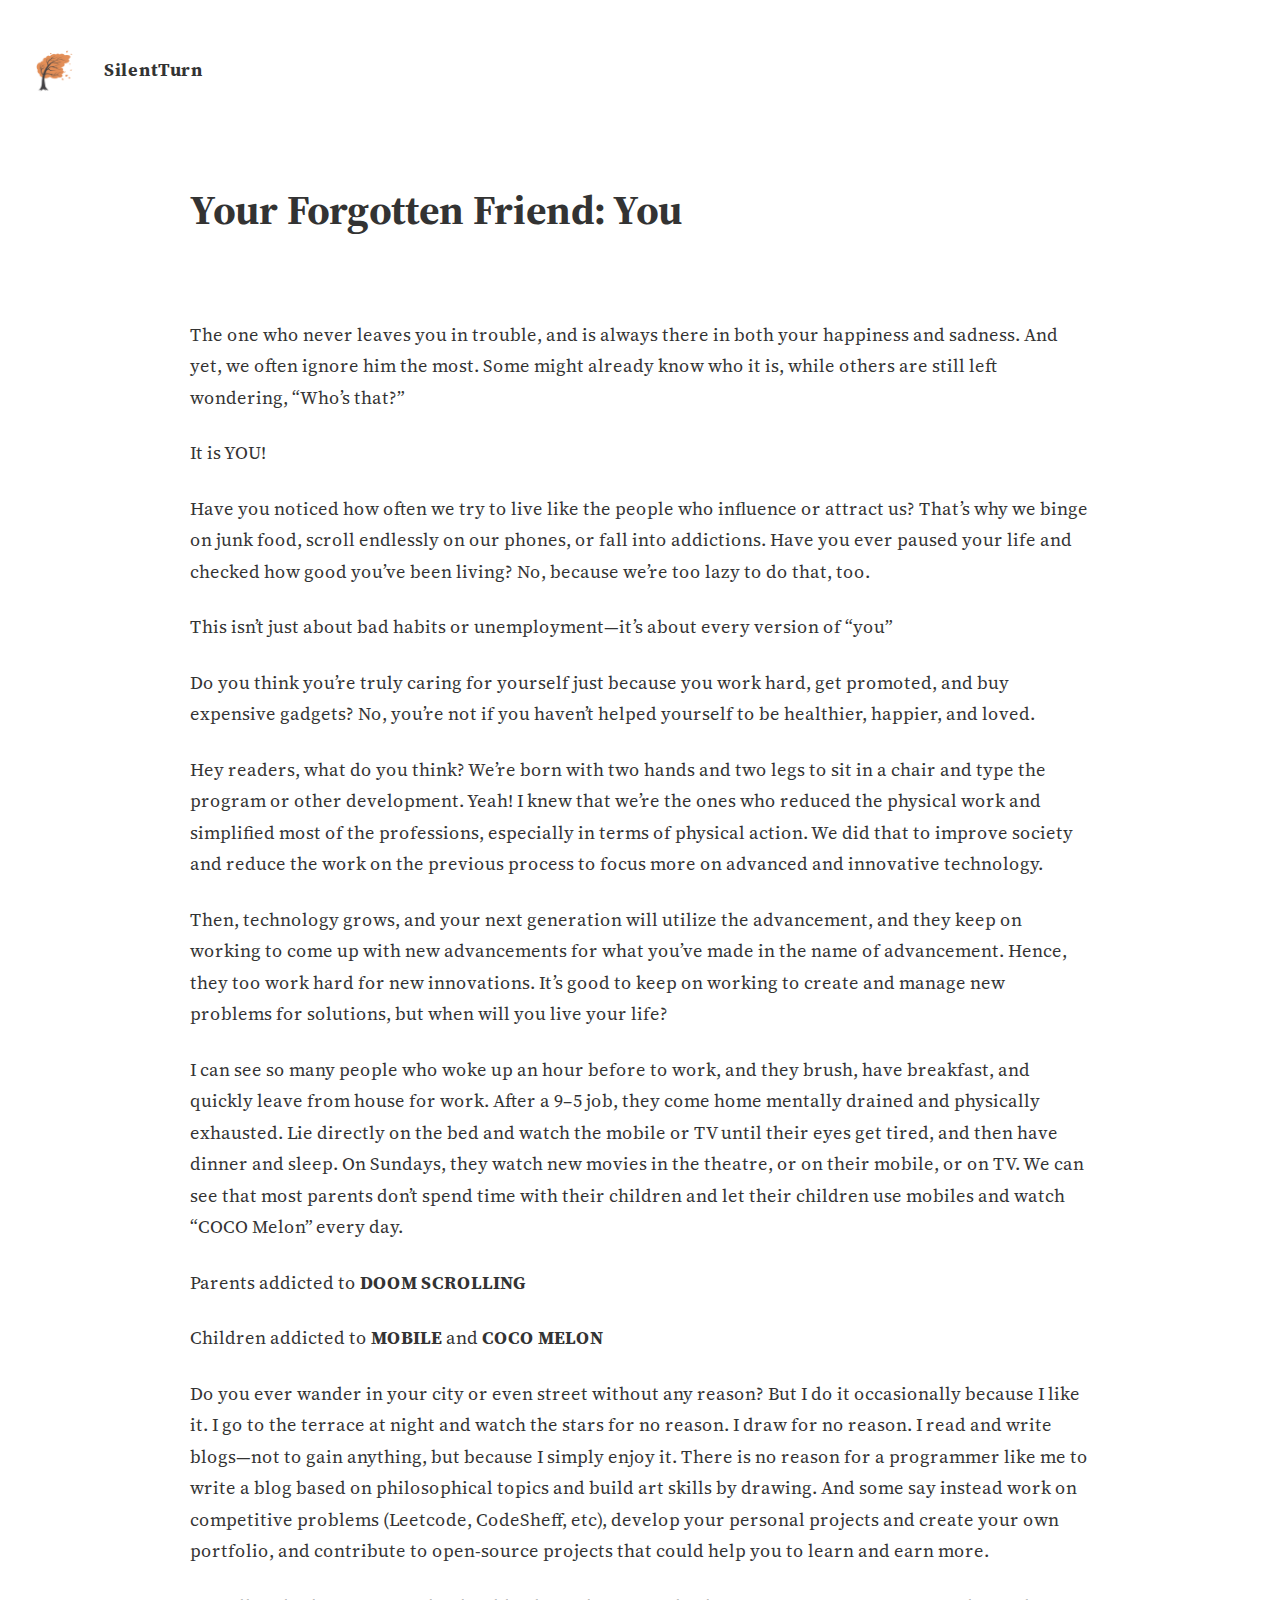
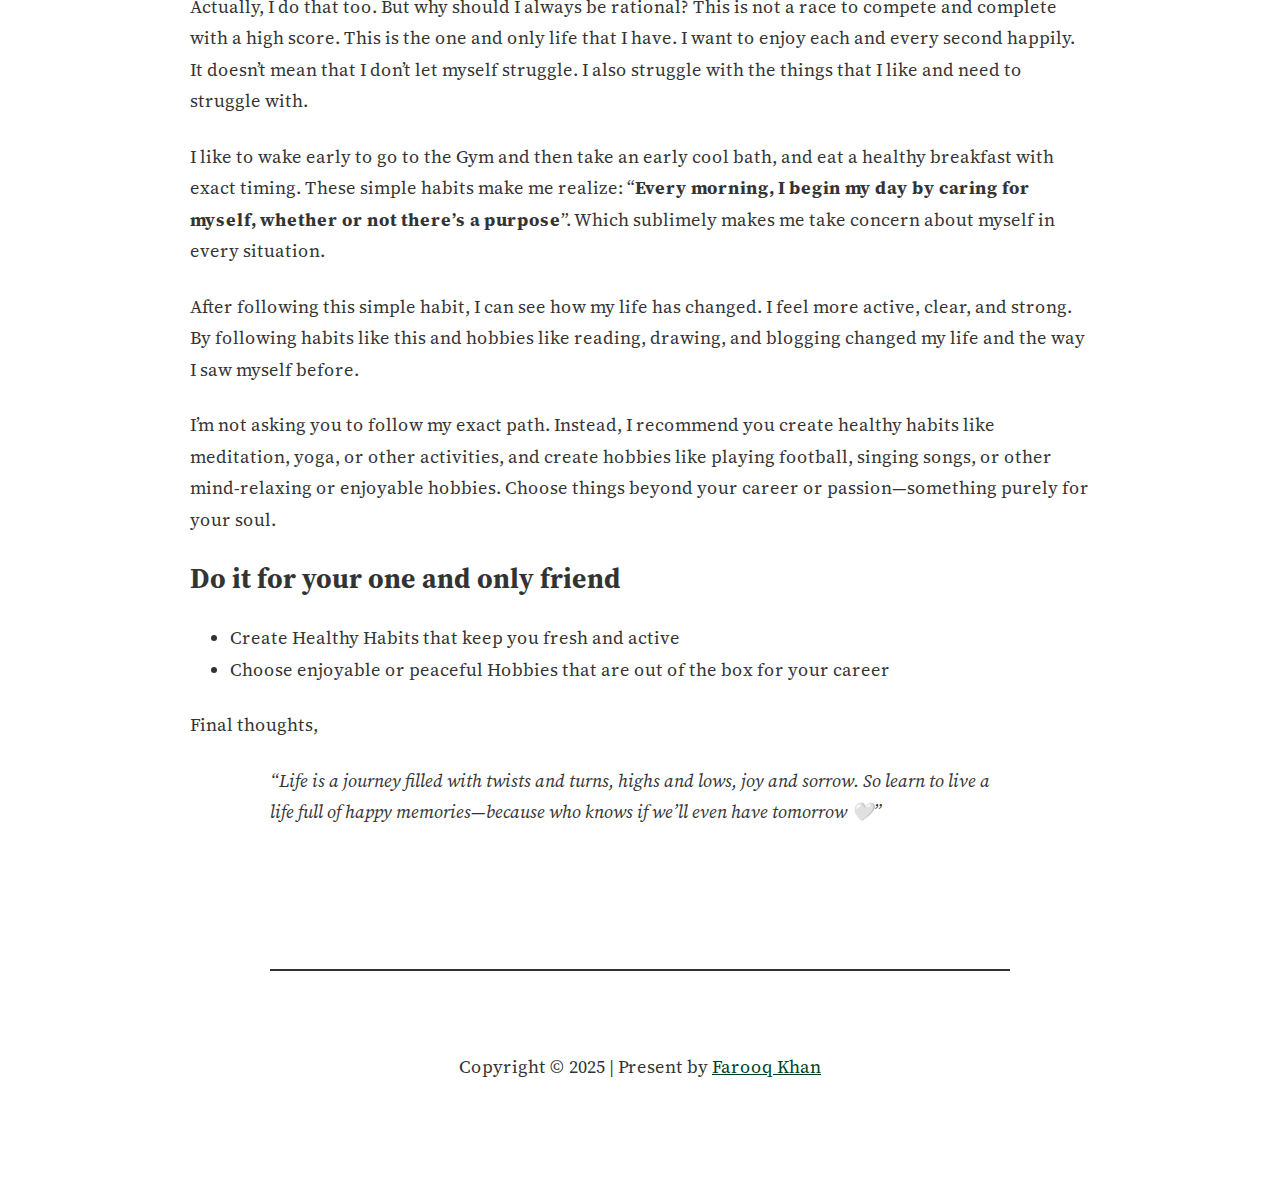
<file: your-forgotten-friend-you/index.html>
<!DOCTYPE html>
<html lang="en-US">
<head>
	<meta charset="UTF-8">
	<meta name="viewport" content="width=device-width, initial-scale=1">
<meta name="robots" content="noindex, nofollow">
	<style>img:is([sizes="auto" i], [sizes^="auto," i]) { contain-intrinsic-size: 3000px 1500px }</style>
	<title>Your Forgotten Friend: You &#8211; SilenTurn</title>
<link rel="alternate" type="application/rss+xml" title="SilenTurn &raquo; Feed" href="./../feed/index.html">
<link rel="alternate" type="application/rss+xml" title="SilenTurn &raquo; Comments Feed" href="./../comments/feed/index.html">
<script>
window._wpemojiSettings = {"baseUrl":"https:\/\/s.w.org\/images\/core\/emoji\/15.1.0\/72x72\/","ext":".png","svgUrl":"https:\/\/s.w.org\/images\/core\/emoji\/15.1.0\/svg\/","svgExt":".svg","source":{"concatemoji":".\/\/wp-includes\/js\/wp-emoji-release.min.js?ver=6.8.1"}};
/*! This file is auto-generated */
!function(i,n){var o,s,e;function c(e){try{var t={supportTests:e,timestamp:(new Date).valueOf()};sessionStorage.setItem(o,JSON.stringify(t))}catch(e){}}function p(e,t,n){e.clearRect(0,0,e.canvas.width,e.canvas.height),e.fillText(t,0,0);var t=new Uint32Array(e.getImageData(0,0,e.canvas.width,e.canvas.height).data),r=(e.clearRect(0,0,e.canvas.width,e.canvas.height),e.fillText(n,0,0),new Uint32Array(e.getImageData(0,0,e.canvas.width,e.canvas.height).data));return t.every(function(e,t){return e===r[t]})}function u(e,t,n){switch(t){case"flag":return n(e,"🏳️‍⚧️","🏳️​⚧️")?!1:!n(e,"🇺🇳","🇺​🇳")&&!n(e,"🏴󠁧󠁢󠁥󠁮󠁧󠁿","🏴​󠁧​󠁢​󠁥​󠁮​󠁧​󠁿");case"emoji":return!n(e,"🐦‍🔥","🐦​🔥")}return!1}function f(e,t,n){var r="undefined"!=typeof WorkerGlobalScope&&self instanceof WorkerGlobalScope?new OffscreenCanvas(300,150):i.createElement("canvas"),a=r.getContext("2d",{willReadFrequently:!0}),o=(a.textBaseline="top",a.font="600 32px Arial",{});return e.forEach(function(e){o[e]=t(a,e,n)}),o}function t(e){var t=i.createElement("script");t.src=e,t.defer=!0,i.head.appendChild(t)}"undefined"!=typeof Promise&&(o="wpEmojiSettingsSupports",s=["flag","emoji"],n.supports={everything:!0,everythingExceptFlag:!0},e=new Promise(function(e){i.addEventListener("DOMContentLoaded",e,{once:!0})}),new Promise(function(t){var n=function(){try{var e=JSON.parse(sessionStorage.getItem(o));if("object"==typeof e&&"number"==typeof e.timestamp&&(new Date).valueOf()<e.timestamp+604800&&"object"==typeof e.supportTests)return e.supportTests}catch(e){}return null}();if(!n){if("undefined"!=typeof Worker&&"undefined"!=typeof OffscreenCanvas&&"undefined"!=typeof URL&&URL.createObjectURL&&"undefined"!=typeof Blob)try{var e="postMessage("+f.toString()+"("+[JSON.stringify(s),u.toString(),p.toString()].join(",")+"));",r=new Blob([e],{type:"text/javascript"}),a=new Worker(URL.createObjectURL(r),{name:"wpTestEmojiSupports"});return void(a.onmessage=function(e){c(n=e.data),a.terminate(),t(n)})}catch(e){}c(n=f(s,u,p))}t(n)}).then(function(e){for(var t in e)n.supports[t]=e[t],n.supports.everything=n.supports.everything&&n.supports[t],"flag"!==t&&(n.supports.everythingExceptFlag=n.supports.everythingExceptFlag&&n.supports[t]);n.supports.everythingExceptFlag=n.supports.everythingExceptFlag&&!n.supports.flag,n.DOMReady=!1,n.readyCallback=function(){n.DOMReady=!0}}).then(function(){return e}).then(function(){var e;n.supports.everything||(n.readyCallback(),(e=n.source||{}).concatemoji?t(e.concatemoji):e.wpemoji&&e.twemoji&&(t(e.twemoji),t(e.wpemoji)))}))}((window,document),window._wpemojiSettings);
</script>
<style id="wp-block-image-inline-css">.wp-block-image>a,.wp-block-image>figure>a{display:inline-block}.wp-block-image img{box-sizing:border-box;height:auto;max-width:100%;vertical-align:bottom}@media not (prefers-reduced-motion){.wp-block-image img.hide{visibility:hidden}.wp-block-image img.show{animation:show-content-image .4s}}.wp-block-image[style*=border-radius] img,.wp-block-image[style*=border-radius]>a{border-radius:inherit}.wp-block-image.has-custom-border img{box-sizing:border-box}.wp-block-image.aligncenter{text-align:center}.wp-block-image.alignfull>a,.wp-block-image.alignwide>a{width:100%}.wp-block-image.alignfull img,.wp-block-image.alignwide img{height:auto;width:100%}.wp-block-image .aligncenter,.wp-block-image .alignleft,.wp-block-image .alignright,.wp-block-image.aligncenter,.wp-block-image.alignleft,.wp-block-image.alignright{display:table}.wp-block-image .aligncenter>figcaption,.wp-block-image .alignleft>figcaption,.wp-block-image .alignright>figcaption,.wp-block-image.aligncenter>figcaption,.wp-block-image.alignleft>figcaption,.wp-block-image.alignright>figcaption{caption-side:bottom;display:table-caption}.wp-block-image .alignleft{float:left;margin:.5em 1em .5em 0}.wp-block-image .alignright{float:right;margin:.5em 0 .5em 1em}.wp-block-image .aligncenter{margin-left:auto;margin-right:auto}.wp-block-image :where(figcaption){margin-bottom:1em;margin-top:.5em}.wp-block-image.is-style-circle-mask img{border-radius:9999px}@supports ((-webkit-mask-image:none) or (mask-image:none)) or (-webkit-mask-image:none){.wp-block-image.is-style-circle-mask img{border-radius:0;-webkit-mask-image:url('data:image/svg+xml;utf8,<svg viewBox="0 0 100 100" xmlns="http://www.w3.org/2000/svg"><circle cx="50" cy="50" r="50"/></svg>');mask-image:url('data:image/svg+xml;utf8,<svg viewBox="0 0 100 100" xmlns="http://www.w3.org/2000/svg"><circle cx="50" cy="50" r="50"/></svg>');mask-mode:alpha;-webkit-mask-position:center;mask-position:center;-webkit-mask-repeat:no-repeat;mask-repeat:no-repeat;-webkit-mask-size:contain;mask-size:contain}}:root :where(.wp-block-image.is-style-rounded img,.wp-block-image .is-style-rounded img){border-radius:9999px}.wp-block-image figure{margin:0}.wp-lightbox-container{display:flex;flex-direction:column;position:relative}.wp-lightbox-container img{cursor:zoom-in}.wp-lightbox-container img:hover+button{opacity:1}.wp-lightbox-container button{align-items:center;-webkit-backdrop-filter:blur(16px) saturate(180%);backdrop-filter:blur(16px) saturate(180%);background-color:#5a5a5a40;border:none;border-radius:4px;cursor:zoom-in;display:flex;height:20px;justify-content:center;opacity:0;padding:0;position:absolute;right:16px;text-align:center;top:16px;width:20px;z-index:100}@media not (prefers-reduced-motion){.wp-lightbox-container button{transition:opacity .2s ease}}.wp-lightbox-container button:focus-visible{outline:3px auto #5a5a5a40;outline:3px auto -webkit-focus-ring-color;outline-offset:3px}.wp-lightbox-container button:hover{cursor:pointer;opacity:1}.wp-lightbox-container button:focus{opacity:1}.wp-lightbox-container button:focus,.wp-lightbox-container button:hover,.wp-lightbox-container button:not(:hover):not(:active):not(.has-background){background-color:#5a5a5a40;border:none}.wp-lightbox-overlay{box-sizing:border-box;cursor:zoom-out;height:100vh;left:0;overflow:hidden;position:fixed;top:0;visibility:hidden;width:100%;z-index:100000}.wp-lightbox-overlay .close-button{align-items:center;cursor:pointer;display:flex;justify-content:center;min-height:40px;min-width:40px;padding:0;position:absolute;right:calc(env(safe-area-inset-right) + 16px);top:calc(env(safe-area-inset-top) + 16px);z-index:5000000}.wp-lightbox-overlay .close-button:focus,.wp-lightbox-overlay .close-button:hover,.wp-lightbox-overlay .close-button:not(:hover):not(:active):not(.has-background){background:none;border:none}.wp-lightbox-overlay .lightbox-image-container{height:var(--wp--lightbox-container-height);left:50%;overflow:hidden;position:absolute;top:50%;transform:translate(-50%,-50%);transform-origin:top left;width:var(--wp--lightbox-container-width);z-index:9999999999}.wp-lightbox-overlay .wp-block-image{align-items:center;box-sizing:border-box;display:flex;height:100%;justify-content:center;margin:0;position:relative;transform-origin:0 0;width:100%;z-index:3000000}.wp-lightbox-overlay .wp-block-image img{height:var(--wp--lightbox-image-height);min-height:var(--wp--lightbox-image-height);min-width:var(--wp--lightbox-image-width);width:var(--wp--lightbox-image-width)}.wp-lightbox-overlay .wp-block-image figcaption{display:none}.wp-lightbox-overlay button{background:none;border:none}.wp-lightbox-overlay .scrim{background-color:#fff;height:100%;opacity:.9;position:absolute;width:100%;z-index:2000000}.wp-lightbox-overlay.active{visibility:visible}@media not (prefers-reduced-motion){.wp-lightbox-overlay.active{animation:turn-on-visibility .25s both}.wp-lightbox-overlay.active img{animation:turn-on-visibility .35s both}.wp-lightbox-overlay.show-closing-animation:not(.active){animation:turn-off-visibility .35s both}.wp-lightbox-overlay.show-closing-animation:not(.active) img{animation:turn-off-visibility .25s both}.wp-lightbox-overlay.zoom.active{animation:none;opacity:1;visibility:visible}.wp-lightbox-overlay.zoom.active .lightbox-image-container{animation:lightbox-zoom-in .4s}.wp-lightbox-overlay.zoom.active .lightbox-image-container img{animation:none}.wp-lightbox-overlay.zoom.active .scrim{animation:turn-on-visibility .4s forwards}.wp-lightbox-overlay.zoom.show-closing-animation:not(.active){animation:none}.wp-lightbox-overlay.zoom.show-closing-animation:not(.active) .lightbox-image-container{animation:lightbox-zoom-out .4s}.wp-lightbox-overlay.zoom.show-closing-animation:not(.active) .lightbox-image-container img{animation:none}.wp-lightbox-overlay.zoom.show-closing-animation:not(.active) .scrim{animation:turn-off-visibility .4s forwards}}@keyframes show-content-image{0%{visibility:hidden}99%{visibility:hidden}to{visibility:visible}}@keyframes turn-on-visibility{0%{opacity:0}to{opacity:1}}@keyframes turn-off-visibility{0%{opacity:1;visibility:visible}99%{opacity:0;visibility:visible}to{opacity:0;visibility:hidden}}@keyframes lightbox-zoom-in{0%{transform:translate(calc((-100vw + var(--wp--lightbox-scrollbar-width))/2 + var(--wp--lightbox-initial-left-position)),calc(-50vh + var(--wp--lightbox-initial-top-position))) scale(var(--wp--lightbox-scale))}to{transform:translate(-50%,-50%) scale(1)}}@keyframes lightbox-zoom-out{0%{transform:translate(-50%,-50%) scale(1);visibility:visible}99%{visibility:visible}to{transform:translate(calc((-100vw + var(--wp--lightbox-scrollbar-width))/2 + var(--wp--lightbox-initial-left-position)),calc(-50vh + var(--wp--lightbox-initial-top-position))) scale(var(--wp--lightbox-scale));visibility:hidden}}</style>
<style id="wp-block-paragraph-inline-css">.is-small-text{font-size:.875em}.is-regular-text{font-size:1em}.is-large-text{font-size:2.25em}.is-larger-text{font-size:3em}.has-drop-cap:not(:focus):first-letter{float:left;font-size:8.4em;font-style:normal;font-weight:100;line-height:.68;margin:.05em .1em 0 0;text-transform:uppercase}body.rtl .has-drop-cap:not(:focus):first-letter{float:none;margin-left:.1em}p.has-drop-cap.has-background{overflow:hidden}:root :where(p.has-background){padding:1.25em 2.375em}:where(p.has-text-color:not(.has-link-color)) a{color:inherit}p.has-text-align-left[style*="writing-mode:vertical-lr"],p.has-text-align-right[style*="writing-mode:vertical-rl"]{rotate:180deg}</style>
<style id="wp-block-group-inline-css">.wp-block-group{box-sizing:border-box}:where(.wp-block-group.wp-block-group-is-layout-constrained){position:relative}</style>
<style id="wp-block-post-title-inline-css">.wp-block-post-title{box-sizing:border-box;word-break:break-word}.wp-block-post-title :where(a){display:inline-block;font-family:inherit;font-size:inherit;font-style:inherit;font-weight:inherit;letter-spacing:inherit;line-height:inherit;text-decoration:inherit}</style>
<style id="wp-block-list-inline-css">ol,ul{box-sizing:border-box}:root :where(.wp-block-list.has-background){padding:1.25em 2.375em}</style>
<style id="wp-block-quote-inline-css">.wp-block-quote{box-sizing:border-box;overflow-wrap:break-word}.wp-block-quote.is-large:where(:not(.is-style-plain)),.wp-block-quote.is-style-large:where(:not(.is-style-plain)){margin-bottom:1em;padding:0 1em}.wp-block-quote.is-large:where(:not(.is-style-plain)) p,.wp-block-quote.is-style-large:where(:not(.is-style-plain)) p{font-size:1.5em;font-style:italic;line-height:1.6}.wp-block-quote.is-large:where(:not(.is-style-plain)) cite,.wp-block-quote.is-large:where(:not(.is-style-plain)) footer,.wp-block-quote.is-style-large:where(:not(.is-style-plain)) cite,.wp-block-quote.is-style-large:where(:not(.is-style-plain)) footer{font-size:1.125em;text-align:right}.wp-block-quote>cite{display:block}</style>
<style id="wp-block-post-content-inline-css">.wp-block-post-content{display:flow-root}</style>
<style id="wp-block-comments-inline-css">.wp-block-post-comments{box-sizing:border-box}.wp-block-post-comments .alignleft{float:left}.wp-block-post-comments .alignright{float:right}.wp-block-post-comments .navigation:after{clear:both;content:"";display:table}.wp-block-post-comments .commentlist{clear:both;list-style:none;margin:0;padding:0}.wp-block-post-comments .commentlist .comment{min-height:2.25em;padding-left:3.25em}.wp-block-post-comments .commentlist .comment p{font-size:1em;line-height:1.8;margin:1em 0}.wp-block-post-comments .commentlist .children{list-style:none;margin:0;padding:0}.wp-block-post-comments .comment-author{line-height:1.5}.wp-block-post-comments .comment-author .avatar{border-radius:1.5em;display:block;float:left;height:2.5em;margin-right:.75em;margin-top:.5em;width:2.5em}.wp-block-post-comments .comment-author cite{font-style:normal}.wp-block-post-comments .comment-meta{font-size:.875em;line-height:1.5}.wp-block-post-comments .comment-meta b{font-weight:400}.wp-block-post-comments .comment-meta .comment-awaiting-moderation{display:block;margin-bottom:1em;margin-top:1em}.wp-block-post-comments .comment-body .commentmetadata{font-size:.875em}.wp-block-post-comments .comment-form-author label,.wp-block-post-comments .comment-form-comment label,.wp-block-post-comments .comment-form-email label,.wp-block-post-comments .comment-form-url label{display:block;margin-bottom:.25em}.wp-block-post-comments .comment-form input:not([type=submit]):not([type=checkbox]),.wp-block-post-comments .comment-form textarea{box-sizing:border-box;display:block;width:100%}.wp-block-post-comments .comment-form-cookies-consent{display:flex;gap:.25em}.wp-block-post-comments .comment-form-cookies-consent #wp-comment-cookies-consent{margin-top:.35em}.wp-block-post-comments .comment-reply-title{margin-bottom:0}.wp-block-post-comments .comment-reply-title :where(small){font-size:var(--wp--preset--font-size--medium,smaller);margin-left:.5em}.wp-block-post-comments .reply{font-size:.875em;margin-bottom:1.4em}.wp-block-post-comments input:not([type=submit]),.wp-block-post-comments textarea{border:1px solid #949494;font-family:inherit;font-size:1em}.wp-block-post-comments input:not([type=submit]):not([type=checkbox]),.wp-block-post-comments textarea{padding:calc(.667em + 2px)}:where(.wp-block-post-comments input[type=submit]){border:none}.wp-block-comments{box-sizing:border-box}</style>
<style id="wp-block-spacer-inline-css">.wp-block-spacer{clear:both}</style>
<style id="wp-block-separator-inline-css">@charset "UTF-8";.wp-block-separator{border:none;border-top:2px solid}:root :where(.wp-block-separator.is-style-dots){height:auto;line-height:1;text-align:center}:root :where(.wp-block-separator.is-style-dots):before{color:currentColor;content:"···";font-family:serif;font-size:1.5em;letter-spacing:2em;padding-left:2em}.wp-block-separator.is-style-dots{background:none!important;border:none!important}</style>
<style id="wp-emoji-styles-inline-css">img.wp-smiley, img.emoji {
		display: inline !important;
		border: none !important;
		box-shadow: none !important;
		height: 1em !important;
		width: 1em !important;
		margin: 0 0.07em !important;
		vertical-align: -0.1em !important;
		background: none !important;
		padding: 0 !important;
	}</style>
<style id="wp-block-library-inline-css">:root{--wp-admin-theme-color:#007cba;--wp-admin-theme-color--rgb:0,124,186;--wp-admin-theme-color-darker-10:#006ba1;--wp-admin-theme-color-darker-10--rgb:0,107,161;--wp-admin-theme-color-darker-20:#005a87;--wp-admin-theme-color-darker-20--rgb:0,90,135;--wp-admin-border-width-focus:2px;--wp-block-synced-color:#7a00df;--wp-block-synced-color--rgb:122,0,223;--wp-bound-block-color:var(--wp-block-synced-color)}@media (min-resolution:192dpi){:root{--wp-admin-border-width-focus:1.5px}}.wp-element-button{cursor:pointer}:root{--wp--preset--font-size--normal:16px;--wp--preset--font-size--huge:42px}:root .has-very-light-gray-background-color{background-color:#eee}:root .has-very-dark-gray-background-color{background-color:#313131}:root .has-very-light-gray-color{color:#eee}:root .has-very-dark-gray-color{color:#313131}:root .has-vivid-green-cyan-to-vivid-cyan-blue-gradient-background{background:linear-gradient(135deg,#00d084,#0693e3)}:root .has-purple-crush-gradient-background{background:linear-gradient(135deg,#34e2e4,#4721fb 50%,#ab1dfe)}:root .has-hazy-dawn-gradient-background{background:linear-gradient(135deg,#faaca8,#dad0ec)}:root .has-subdued-olive-gradient-background{background:linear-gradient(135deg,#fafae1,#67a671)}:root .has-atomic-cream-gradient-background{background:linear-gradient(135deg,#fdd79a,#004a59)}:root .has-nightshade-gradient-background{background:linear-gradient(135deg,#330968,#31cdcf)}:root .has-midnight-gradient-background{background:linear-gradient(135deg,#020381,#2874fc)}.has-regular-font-size{font-size:1em}.has-larger-font-size{font-size:2.625em}.has-normal-font-size{font-size:var(--wp--preset--font-size--normal)}.has-huge-font-size{font-size:var(--wp--preset--font-size--huge)}.has-text-align-center{text-align:center}.has-text-align-left{text-align:left}.has-text-align-right{text-align:right}#end-resizable-editor-section{display:none}.aligncenter{clear:both}.items-justified-left{justify-content:flex-start}.items-justified-center{justify-content:center}.items-justified-right{justify-content:flex-end}.items-justified-space-between{justify-content:space-between}.screen-reader-text{border:0;clip-path:inset(50%);height:1px;margin:-1px;overflow:hidden;padding:0;position:absolute;width:1px;word-wrap:normal!important}.screen-reader-text:focus{background-color:#ddd;clip-path:none;color:#444;display:block;font-size:1em;height:auto;left:5px;line-height:normal;padding:15px 23px 14px;text-decoration:none;top:5px;width:auto;z-index:100000}html :where(.has-border-color){border-style:solid}html :where([style*=border-top-color]){border-top-style:solid}html :where([style*=border-right-color]){border-right-style:solid}html :where([style*=border-bottom-color]){border-bottom-style:solid}html :where([style*=border-left-color]){border-left-style:solid}html :where([style*=border-width]){border-style:solid}html :where([style*=border-top-width]){border-top-style:solid}html :where([style*=border-right-width]){border-right-style:solid}html :where([style*=border-bottom-width]){border-bottom-style:solid}html :where([style*=border-left-width]){border-left-style:solid}html :where(img[class*=wp-image-]){height:auto;max-width:100%}:where(figure){margin:0 0 1em}html :where(.is-position-sticky){--wp-admin--admin-bar--position-offset:var(--wp-admin--admin-bar--height,0px)}@media screen and (max-width:600px){html :where(.is-position-sticky){--wp-admin--admin-bar--position-offset:0px}}</style>
<style id="global-styles-inline-css">:root{--wp--preset--aspect-ratio--square: 1;--wp--preset--aspect-ratio--4-3: 4/3;--wp--preset--aspect-ratio--3-4: 3/4;--wp--preset--aspect-ratio--3-2: 3/2;--wp--preset--aspect-ratio--2-3: 2/3;--wp--preset--aspect-ratio--16-9: 16/9;--wp--preset--aspect-ratio--9-16: 9/16;--wp--preset--color--black: #000000;--wp--preset--color--cyan-bluish-gray: #abb8c3;--wp--preset--color--white: #ffffff;--wp--preset--color--pale-pink: #f78da7;--wp--preset--color--vivid-red: #cf2e2e;--wp--preset--color--luminous-vivid-orange: #ff6900;--wp--preset--color--luminous-vivid-amber: #fcb900;--wp--preset--color--light-green-cyan: #7bdcb5;--wp--preset--color--vivid-green-cyan: #00d084;--wp--preset--color--pale-cyan-blue: #8ed1fc;--wp--preset--color--vivid-cyan-blue: #0693e3;--wp--preset--color--vivid-purple: #9b51e0;--wp--preset--color--base: #ffffff;--wp--preset--color--contrast: #333333;--wp--preset--color--primary: #15803d;--wp--preset--color--secondary: #00401D;--wp--preset--gradient--vivid-cyan-blue-to-vivid-purple: linear-gradient(135deg,rgba(6,147,227,1) 0%,rgb(155,81,224) 100%);--wp--preset--gradient--light-green-cyan-to-vivid-green-cyan: linear-gradient(135deg,rgb(122,220,180) 0%,rgb(0,208,130) 100%);--wp--preset--gradient--luminous-vivid-amber-to-luminous-vivid-orange: linear-gradient(135deg,rgba(252,185,0,1) 0%,rgba(255,105,0,1) 100%);--wp--preset--gradient--luminous-vivid-orange-to-vivid-red: linear-gradient(135deg,rgba(255,105,0,1) 0%,rgb(207,46,46) 100%);--wp--preset--gradient--very-light-gray-to-cyan-bluish-gray: linear-gradient(135deg,rgb(238,238,238) 0%,rgb(169,184,195) 100%);--wp--preset--gradient--cool-to-warm-spectrum: linear-gradient(135deg,rgb(74,234,220) 0%,rgb(151,120,209) 20%,rgb(207,42,186) 40%,rgb(238,44,130) 60%,rgb(251,105,98) 80%,rgb(254,248,76) 100%);--wp--preset--gradient--blush-light-purple: linear-gradient(135deg,rgb(255,206,236) 0%,rgb(152,150,240) 100%);--wp--preset--gradient--blush-bordeaux: linear-gradient(135deg,rgb(254,205,165) 0%,rgb(254,45,45) 50%,rgb(107,0,62) 100%);--wp--preset--gradient--luminous-dusk: linear-gradient(135deg,rgb(255,203,112) 0%,rgb(199,81,192) 50%,rgb(65,88,208) 100%);--wp--preset--gradient--pale-ocean: linear-gradient(135deg,rgb(255,245,203) 0%,rgb(182,227,212) 50%,rgb(51,167,181) 100%);--wp--preset--gradient--electric-grass: linear-gradient(135deg,rgb(202,248,128) 0%,rgb(113,206,126) 100%);--wp--preset--gradient--midnight: linear-gradient(135deg,rgb(2,3,129) 0%,rgb(40,116,252) 100%);--wp--preset--font-size--small: 1rem;--wp--preset--font-size--medium: 1.5rem;--wp--preset--font-size--large: 1.75rem;--wp--preset--font-size--x-large: 2rem;--wp--preset--font-size--x-small: 0.875rem;--wp--preset--font-size--base: 1.125rem;--wp--preset--font-size--xx-large: 2.5rem;--wp--preset--font-family--source-serif: "Source Serif", serif;--wp--preset--font-family--system-font: -apple-system,BlinkMacSystemFont,"Segoe UI",Roboto,Oxygen-Sans,Ubuntu,Cantarell,"Helvetica Neue",sans-serif;--wp--preset--spacing--20: 0.44rem;--wp--preset--spacing--30: 0.67rem;--wp--preset--spacing--40: 1rem;--wp--preset--spacing--50: 1.5rem;--wp--preset--spacing--60: 2.25rem;--wp--preset--spacing--70: 3.38rem;--wp--preset--spacing--80: 5.06rem;--wp--preset--spacing--x-small: 1.25rem;--wp--preset--spacing--small: 2.5rem;--wp--preset--spacing--medium: 3.75rem;--wp--preset--spacing--large: 5rem;--wp--preset--spacing--x-large: 6.25rem;--wp--preset--shadow--natural: 6px 6px 9px rgba(0, 0, 0, 0.2);--wp--preset--shadow--deep: 12px 12px 50px rgba(0, 0, 0, 0.4);--wp--preset--shadow--sharp: 6px 6px 0px rgba(0, 0, 0, 0.2);--wp--preset--shadow--outlined: 6px 6px 0px -3px rgba(255, 255, 255, 1), 6px 6px rgba(0, 0, 0, 1);--wp--preset--shadow--crisp: 6px 6px 0px rgba(0, 0, 0, 1);}:root { --wp--style--global--content-size: 740px;--wp--style--global--wide-size: 900px; }:where(body) { margin: 0; }.wp-site-blocks { padding-top: var(--wp--style--root--padding-top); padding-bottom: var(--wp--style--root--padding-bottom); }.has-global-padding { padding-right: var(--wp--style--root--padding-right); padding-left: var(--wp--style--root--padding-left); }.has-global-padding > .alignfull { margin-right: calc(var(--wp--style--root--padding-right) * -1); margin-left: calc(var(--wp--style--root--padding-left) * -1); }.has-global-padding :where(:not(.alignfull.is-layout-flow) > .has-global-padding:not(.wp-block-block, .alignfull)) { padding-right: 0; padding-left: 0; }.has-global-padding :where(:not(.alignfull.is-layout-flow) > .has-global-padding:not(.wp-block-block, .alignfull)) > .alignfull { margin-left: 0; margin-right: 0; }.wp-site-blocks > .alignleft { float: left; margin-right: 2em; }.wp-site-blocks > .alignright { float: right; margin-left: 2em; }.wp-site-blocks > .aligncenter { justify-content: center; margin-left: auto; margin-right: auto; }:where(.wp-site-blocks) > * { margin-block-start: 1.5rem; margin-block-end: 0; }:where(.wp-site-blocks) > :first-child { margin-block-start: 0; }:where(.wp-site-blocks) > :last-child { margin-block-end: 0; }:root { --wp--style--block-gap: 1.5rem; }:root :where(.is-layout-flow) > :first-child{margin-block-start: 0;}:root :where(.is-layout-flow) > :last-child{margin-block-end: 0;}:root :where(.is-layout-flow) > *{margin-block-start: 1.5rem;margin-block-end: 0;}:root :where(.is-layout-constrained) > :first-child{margin-block-start: 0;}:root :where(.is-layout-constrained) > :last-child{margin-block-end: 0;}:root :where(.is-layout-constrained) > *{margin-block-start: 1.5rem;margin-block-end: 0;}:root :where(.is-layout-flex){gap: 1.5rem;}:root :where(.is-layout-grid){gap: 1.5rem;}.is-layout-flow > .alignleft{float: left;margin-inline-start: 0;margin-inline-end: 2em;}.is-layout-flow > .alignright{float: right;margin-inline-start: 2em;margin-inline-end: 0;}.is-layout-flow > .aligncenter{margin-left: auto !important;margin-right: auto !important;}.is-layout-constrained > .alignleft{float: left;margin-inline-start: 0;margin-inline-end: 2em;}.is-layout-constrained > .alignright{float: right;margin-inline-start: 2em;margin-inline-end: 0;}.is-layout-constrained > .aligncenter{margin-left: auto !important;margin-right: auto !important;}.is-layout-constrained > :where(:not(.alignleft):not(.alignright):not(.alignfull)){max-width: var(--wp--style--global--content-size);margin-left: auto !important;margin-right: auto !important;}.is-layout-constrained > .alignwide{max-width: var(--wp--style--global--wide-size);}body .is-layout-flex{display: flex;}.is-layout-flex{flex-wrap: wrap;align-items: center;}.is-layout-flex > :is(*, div){margin: 0;}body .is-layout-grid{display: grid;}.is-layout-grid > :is(*, div){margin: 0;}body{background-color: var(--wp--preset--color--base);color: var(--wp--preset--color--contrast);font-family: var(--wp--preset--font-family--source-serif);font-size: var(--wp--preset--font-size--base);line-height: 1.75;--wp--style--root--padding-top: var(--wp--preset--spacing--small);--wp--style--root--padding-right: var(--wp--preset--spacing--small);--wp--style--root--padding-bottom: var(--wp--preset--spacing--small);--wp--style--root--padding-left: var(--wp--preset--spacing--small);}a:where(:not(.wp-element-button)){color: var(--wp--preset--color--secondary);text-decoration: underline;}h1, h2, h3, h4, h5, h6{font-weight: 700;line-height: 1.4;}h1{font-size: clamp(1.563rem, 1.563rem + ((1vw - 0.2rem) * 2.93), 2.625rem);}h2{font-size: var(--wp--preset--font-size--large);}h3{font-size: var(--wp--preset--font-size--medium);}h4{font-size: var(--wp--preset--font-size--base);}h5{font-size: var(--wp--preset--font-size--small);letter-spacing: .1rem;text-transform: uppercase;}h6{font-size: var(--wp--preset--font-size--small);letter-spacing: .1rem;text-transform: uppercase;}:root :where(.wp-element-button, .wp-block-button__link){background-color: var(--wp--preset--color--primary);border-radius: 0;border-width: 0;color: var(--wp--preset--color--base);font-family: inherit;font-size: inherit;line-height: inherit;padding: calc(0.667em + 2px) calc(1.333em + 2px);text-decoration: none;}:root :where(.wp-element-button:hover, .wp-block-button__link:hover){background-color: var(--wp--preset--color--secondary);}.has-black-color{color: var(--wp--preset--color--black) !important;}.has-cyan-bluish-gray-color{color: var(--wp--preset--color--cyan-bluish-gray) !important;}.has-white-color{color: var(--wp--preset--color--white) !important;}.has-pale-pink-color{color: var(--wp--preset--color--pale-pink) !important;}.has-vivid-red-color{color: var(--wp--preset--color--vivid-red) !important;}.has-luminous-vivid-orange-color{color: var(--wp--preset--color--luminous-vivid-orange) !important;}.has-luminous-vivid-amber-color{color: var(--wp--preset--color--luminous-vivid-amber) !important;}.has-light-green-cyan-color{color: var(--wp--preset--color--light-green-cyan) !important;}.has-vivid-green-cyan-color{color: var(--wp--preset--color--vivid-green-cyan) !important;}.has-pale-cyan-blue-color{color: var(--wp--preset--color--pale-cyan-blue) !important;}.has-vivid-cyan-blue-color{color: var(--wp--preset--color--vivid-cyan-blue) !important;}.has-vivid-purple-color{color: var(--wp--preset--color--vivid-purple) !important;}.has-base-color{color: var(--wp--preset--color--base) !important;}.has-contrast-color{color: var(--wp--preset--color--contrast) !important;}.has-primary-color{color: var(--wp--preset--color--primary) !important;}.has-secondary-color{color: var(--wp--preset--color--secondary) !important;}.has-black-background-color{background-color: var(--wp--preset--color--black) !important;}.has-cyan-bluish-gray-background-color{background-color: var(--wp--preset--color--cyan-bluish-gray) !important;}.has-white-background-color{background-color: var(--wp--preset--color--white) !important;}.has-pale-pink-background-color{background-color: var(--wp--preset--color--pale-pink) !important;}.has-vivid-red-background-color{background-color: var(--wp--preset--color--vivid-red) !important;}.has-luminous-vivid-orange-background-color{background-color: var(--wp--preset--color--luminous-vivid-orange) !important;}.has-luminous-vivid-amber-background-color{background-color: var(--wp--preset--color--luminous-vivid-amber) !important;}.has-light-green-cyan-background-color{background-color: var(--wp--preset--color--light-green-cyan) !important;}.has-vivid-green-cyan-background-color{background-color: var(--wp--preset--color--vivid-green-cyan) !important;}.has-pale-cyan-blue-background-color{background-color: var(--wp--preset--color--pale-cyan-blue) !important;}.has-vivid-cyan-blue-background-color{background-color: var(--wp--preset--color--vivid-cyan-blue) !important;}.has-vivid-purple-background-color{background-color: var(--wp--preset--color--vivid-purple) !important;}.has-base-background-color{background-color: var(--wp--preset--color--base) !important;}.has-contrast-background-color{background-color: var(--wp--preset--color--contrast) !important;}.has-primary-background-color{background-color: var(--wp--preset--color--primary) !important;}.has-secondary-background-color{background-color: var(--wp--preset--color--secondary) !important;}.has-black-border-color{border-color: var(--wp--preset--color--black) !important;}.has-cyan-bluish-gray-border-color{border-color: var(--wp--preset--color--cyan-bluish-gray) !important;}.has-white-border-color{border-color: var(--wp--preset--color--white) !important;}.has-pale-pink-border-color{border-color: var(--wp--preset--color--pale-pink) !important;}.has-vivid-red-border-color{border-color: var(--wp--preset--color--vivid-red) !important;}.has-luminous-vivid-orange-border-color{border-color: var(--wp--preset--color--luminous-vivid-orange) !important;}.has-luminous-vivid-amber-border-color{border-color: var(--wp--preset--color--luminous-vivid-amber) !important;}.has-light-green-cyan-border-color{border-color: var(--wp--preset--color--light-green-cyan) !important;}.has-vivid-green-cyan-border-color{border-color: var(--wp--preset--color--vivid-green-cyan) !important;}.has-pale-cyan-blue-border-color{border-color: var(--wp--preset--color--pale-cyan-blue) !important;}.has-vivid-cyan-blue-border-color{border-color: var(--wp--preset--color--vivid-cyan-blue) !important;}.has-vivid-purple-border-color{border-color: var(--wp--preset--color--vivid-purple) !important;}.has-base-border-color{border-color: var(--wp--preset--color--base) !important;}.has-contrast-border-color{border-color: var(--wp--preset--color--contrast) !important;}.has-primary-border-color{border-color: var(--wp--preset--color--primary) !important;}.has-secondary-border-color{border-color: var(--wp--preset--color--secondary) !important;}.has-vivid-cyan-blue-to-vivid-purple-gradient-background{background: var(--wp--preset--gradient--vivid-cyan-blue-to-vivid-purple) !important;}.has-light-green-cyan-to-vivid-green-cyan-gradient-background{background: var(--wp--preset--gradient--light-green-cyan-to-vivid-green-cyan) !important;}.has-luminous-vivid-amber-to-luminous-vivid-orange-gradient-background{background: var(--wp--preset--gradient--luminous-vivid-amber-to-luminous-vivid-orange) !important;}.has-luminous-vivid-orange-to-vivid-red-gradient-background{background: var(--wp--preset--gradient--luminous-vivid-orange-to-vivid-red) !important;}.has-very-light-gray-to-cyan-bluish-gray-gradient-background{background: var(--wp--preset--gradient--very-light-gray-to-cyan-bluish-gray) !important;}.has-cool-to-warm-spectrum-gradient-background{background: var(--wp--preset--gradient--cool-to-warm-spectrum) !important;}.has-blush-light-purple-gradient-background{background: var(--wp--preset--gradient--blush-light-purple) !important;}.has-blush-bordeaux-gradient-background{background: var(--wp--preset--gradient--blush-bordeaux) !important;}.has-luminous-dusk-gradient-background{background: var(--wp--preset--gradient--luminous-dusk) !important;}.has-pale-ocean-gradient-background{background: var(--wp--preset--gradient--pale-ocean) !important;}.has-electric-grass-gradient-background{background: var(--wp--preset--gradient--electric-grass) !important;}.has-midnight-gradient-background{background: var(--wp--preset--gradient--midnight) !important;}.has-small-font-size{font-size: var(--wp--preset--font-size--small) !important;}.has-medium-font-size{font-size: var(--wp--preset--font-size--medium) !important;}.has-large-font-size{font-size: var(--wp--preset--font-size--large) !important;}.has-x-large-font-size{font-size: var(--wp--preset--font-size--x-large) !important;}.has-x-small-font-size{font-size: var(--wp--preset--font-size--x-small) !important;}.has-base-font-size{font-size: var(--wp--preset--font-size--base) !important;}.has-xx-large-font-size{font-size: var(--wp--preset--font-size--xx-large) !important;}.has-source-serif-font-family{font-family: var(--wp--preset--font-family--source-serif) !important;}.has-system-font-font-family{font-family: var(--wp--preset--font-family--system-font) !important;}
:root :where(.wp-block-post-title a:where(:not(.wp-element-button))){color: var(--wp--preset--color--contrast);text-decoration: none;}
:root :where(.wp-block-post-title a:where(:not(.wp-element-button)):active){color: var(--wp--preset--color--secondary);}
:root :where(.wp-block-quote){border-width: 1px;padding-right: var(--wp--preset--spacing--small);padding-left: var(--wp--preset--spacing--small);}
:root :where(.wp-block-quote cite){font-size: var(--wp--preset--font-size--base);font-style: normal;}</style>
<style id="core-block-supports-inline-css">.wp-container-core-group-is-layout-c3424c5d{flex-wrap:nowrap;}.wp-container-core-group-is-layout-c6679be5{justify-content:center;}</style>
<style id="wp-block-template-skip-link-inline-css">.skip-link.screen-reader-text {
			border: 0;
			clip-path: inset(50%);
			height: 1px;
			margin: -1px;
			overflow: hidden;
			padding: 0;
			position: absolute !important;
			width: 1px;
			word-wrap: normal !important;
		}

		.skip-link.screen-reader-text:focus {
			background-color: #eee;
			clip-path: none;
			color: #444;
			display: block;
			font-size: 1em;
			height: auto;
			left: 5px;
			line-height: normal;
			padding: 15px 23px 14px;
			text-decoration: none;
			top: 5px;
			width: auto;
			z-index: 100000;
		}</style>
<link rel="stylesheet" id="uag-style-148-css" href="./../wp-content/uploads/uag-plugin/assets/0/uag-css-148.css?ver=1752162855" media="all">
<link rel="https://api.w.org/" href="./../wp-json/index.html">
<link rel="alternate" title="JSON" type="application/json" href="./../wp-json/wp/v2/pages/148/index.html">
<link rel="EditURI" type="application/rsd+xml" title="RSD" href="./../xmlrpc.php?rsd">
<meta name="generator" content="WordPress 6.8.1">
<link rel="canonical" href="./index.html">
<link rel="shortlink" href="./../index.html?p=148">
<link rel="alternate" title="oEmbed (JSON)" type="application/json+oembed" href="./../wp-json/oembed/1.0/embed/index.html?url=.%2F%2Fyour-forgotten-friend-you%2F">
<link rel="alternate" title="oEmbed (XML)" type="text/xml+oembed" href="./../wp-json/oembed/1.0/embed/index.html?url=.%2F%2Fyour-forgotten-friend-you%2F#038;format=xml">
<!-- Google tag (gtag.js) -->
<script async src="https://www.googletagmanager.com/gtag/js?id=G-MF562KJFYM"></script>
<script>window.dataLayer = window.dataLayer || [];
  function gtag(){dataLayer.push(arguments);}
  gtag('js', new Date());

  gtag('config', 'G-MF562KJFYM');</script><style class="wp-fonts-local">@font-face{font-family:"Source Serif";font-style:normal;font-weight:200 900;font-display:fallback;src:url('./../wp-content/themes/pineapple-wpex/assets/fonts/source-serif/SourceSerif4Variable-Roman.ttf.woff2') format('woff2');font-stretch:normal;}
@font-face{font-family:"Source Serif";font-style:italic;font-weight:200 900;font-display:fallback;src:url('./../wp-content/themes/pineapple-wpex/assets/fonts/source-serif/SourceSerif4Variable-Italic.ttf.woff2') format('woff2');font-stretch:normal;}</style>
<style id="uagb-style-conditional-extension">@media (min-width: 1025px){body .uag-hide-desktop.uagb-google-map__wrap,body .uag-hide-desktop{display:none !important}}@media (min-width: 768px) and (max-width: 1024px){body .uag-hide-tab.uagb-google-map__wrap,body .uag-hide-tab{display:none !important}}@media (max-width: 767px){body .uag-hide-mob.uagb-google-map__wrap,body .uag-hide-mob{display:none !important}}</style>
<link rel="icon" href="./../wp-content/uploads/2025/06/logo.jpg" sizes="32x32">
<link rel="icon" href="./../wp-content/uploads/2025/06/logo.jpg" sizes="192x192">
<link rel="apple-touch-icon" href="./../wp-content/uploads/2025/06/logo.jpg">
<meta name="msapplication-TileImage" content="./../wp-content/uploads/2025/06/logo.jpg">
</head>

<body class="wp-singular page-template-default page page-id-148 wp-embed-responsive wp-theme-pineapple-wpex">

<div class="wp-site-blocks">
<header class="wp-block-template-part">
<div class="wp-block-group is-nowrap is-layout-flex wp-container-core-group-is-layout-c3424c5d wp-block-group-is-layout-flex" style="padding-right:var(--wp--preset--spacing--x-small);padding-left:var(--wp--preset--spacing--x-small)">
<figure class="wp-block-image size-full is-resized"><a href="./../index.html"><img fetchpriority="high" decoding="async" width="512" height="512" src="./../wp-content/uploads/2025/06/logo.jpg" alt="" class="wp-image-34" style="width:60px;height:auto"></a></figure>



<p><strong>SilentTurn</strong></p>
</div>
</header>


<main class="wp-block-group is-layout-flow wp-block-group-is-layout-flow" style="margin-top:var(--wp--preset--spacing--50)">
	
	<div class="wp-block-group has-global-padding is-layout-constrained wp-block-group-is-layout-constrained">
		<h1 style="margin-top:var(--wp--preset--spacing--large);margin-bottom:var(--wp--preset--spacing--large);" class="alignwide wp-block-post-title">Your Forgotten Friend: You</h1>
		<div class="entry-content alignwide wp-block-post-content is-layout-flow wp-block-post-content-is-layout-flow">
<p>The one who never leaves you in trouble, and is always there in both your happiness and sadness. And yet, we often ignore him the most. Some might already know who it is, while others are still left wondering, &#8220;Who&#8217;s that?&#8221;</p>



<p>It is YOU!</p>



<p>Have you noticed how often we try to live like the people who influence or attract us? That’s why we binge on junk food, scroll endlessly on our phones, or fall into addictions. Have you ever paused your life and checked how good you&#8217;ve been living? No, because we&#8217;re too lazy to do that, too.</p>



<p>This isn’t just about bad habits or unemployment—it’s about every version of “you”</p>



<p>Do you think you’re truly caring for yourself just because you work hard, get promoted, and buy expensive gadgets? No, you&#8217;re not if you haven&#8217;t helped yourself to be healthier, happier, and loved.</p>



<p>Hey readers, what do you think? We&#8217;re born with two hands and two legs to sit in a chair and type the program or other development. Yeah! I knew that we&#8217;re the ones who reduced the physical work and simplified most of the professions, especially in terms of physical action. We did that to improve society and reduce the work on the previous process to focus more on advanced and innovative technology.</p>



<p>Then, technology grows, and your next generation will utilize the advancement, and they keep on working to come up with new advancements for what you&#8217;ve made in the name of advancement. Hence, they too work hard for new innovations. It&#8217;s good to keep on working to create and manage new problems for solutions, but when will you live your life?</p>



<p>I can see so many people who woke up an hour before to work, and they brush, have breakfast, and quickly leave from house for work. After a 9–5 job, they come home mentally drained and physically exhausted. Lie directly on the bed and watch the mobile or TV until their eyes get tired, and then have dinner and sleep. On Sundays, they watch new movies in the theatre, or on their mobile, or on TV. We can see that most parents don&#8217;t spend time with their children and let their children use mobiles and watch &#8220;COCO Melon&#8221; every day.  </p>



<p>Parents addicted to <strong>DOOM SCROLLING</strong></p>



<p>Children addicted to <strong>MOBILE</strong> and <strong>COCO MELON</strong></p>



<p>Do you ever wander in your city or even street without any reason? But I do it occasionally because I like it. I go to the terrace at night and watch the stars for no reason. I draw for no reason. I read and write blogs—not to gain anything, but because I simply enjoy it. There is no reason for a programmer like me to write a blog based on philosophical topics and build art skills by drawing. And some say instead work on competitive problems (Leetcode, CodeSheff, etc), develop your personal projects and create your own portfolio, and contribute to open-source projects that could help you to learn and earn more. </p>



<p>Actually, I do that too. But why should I always be rational? This is not a race to compete and complete with a high score. This is the one and only life that I have. I want to enjoy each and every second happily. It doesn&#8217;t mean that I don&#8217;t let myself struggle. I also struggle with the things that I like and need to struggle with. </p>



<p>I like to wake early to go to the Gym and then take an early cool bath, and eat a healthy breakfast with exact timing. These simple habits make me realize: “<strong>Every morning, I begin my day by caring for myself, whether or not there’s a purpose</strong>”. Which sublimely makes me take concern about myself in every situation.</p>



<p>After following this simple habit, I can see how my life has changed. I feel more active, clear, and strong. By following habits like this and hobbies like reading, drawing, and blogging changed my life and the way I saw myself before.</p>



<p>I’m not asking you to follow my exact path. Instead, I recommend you create healthy habits like meditation, yoga, or other activities, and create hobbies like playing football, singing songs, or other mind-relaxing or enjoyable hobbies. Choose things beyond your career or passion—something purely for your soul.</p>



<div class="wp-block-uagb-advanced-heading uagb-block-5f6a80d3"><h2 class="uagb-heading-text">Do it for your one and only friend</h2></div>



<ul class="wp-block-list">
<li>Create Healthy Habits that keep you fresh and active</li>



<li>Choose enjoyable or peaceful Hobbies that are out of the box for your career</li>
</ul>



<p>Final thoughts,</p>



<blockquote class="wp-block-quote is-layout-flow wp-block-quote-is-layout-flow">
<p><em>&#8220;Life is a journey filled with twists and turns, highs and lows, joy and sorrow. So learn to live a life full of happy memories—because who knows if we’ll even have tomorrow 🤍&#8221;</em></p>
</blockquote>
</div>
	</div>
	
</main>



<div class="wp-block-group has-global-padding is-layout-constrained wp-block-group-is-layout-constrained">
	<section class="alignwide wp-block-template-part">

<div class="wp-block-group has-global-padding is-layout-constrained wp-block-group-is-layout-constrained" style="margin-top:var(--wp--preset--spacing--medium);">
	
</div>


</section>
</div>



<div style="height:1px" aria-hidden="true" class="wp-block-spacer"></div>


<footer class="wp-block-template-part">
<div class="wp-block-group has-global-padding is-layout-constrained wp-block-group-is-layout-constrained" style="margin-top:var(--wp--preset--spacing--large);margin-bottom:var(--wp--preset--spacing--large)">
<hr class="wp-block-separator has-text-color has-contrast-color has-alpha-channel-opacity has-contrast-background-color has-background is-style-default">



<div class="wp-block-group alignwide is-content-justification-center is-layout-flex wp-container-core-group-is-layout-c6679be5 wp-block-group-is-layout-flex" style="margin-top:var(--wp--preset--spacing--large);margin-bottom:0">
<p class="has-text-align-center">Copyright © 2025 | Present by <a href="https://www.linkedin.com/in/farooqkhan-" target="_blank" rel="noreferrer noopener">Farooq Khan</a></p>
</div>
</div>
</footer>
</div>
<script type="speculationrules">{"prefetch":[{"source":"document","where":{"and":[{"href_matches":"\/wordpress\/*"},{"not":{"href_matches":["\/wordpress\/wp-*.php","\/wordpress\/wp-admin\/*","\/wordpress\/wp-content\/uploads\/*","\/wordpress\/wp-content\/*","\/wordpress\/wp-content\/plugins\/*","\/wordpress\/wp-content\/themes\/pineapple-wpex\/*","\/wordpress\/*\\?(.+)"]}},{"not":{"selector_matches":"a[rel~=\"nofollow\"]"}},{"not":{"selector_matches":".no-prefetch, .no-prefetch a"}}]},"eagerness":"conservative"}]}</script>
<script id="wp-block-template-skip-link-js-after">( function() {
		var skipLinkTarget = document.querySelector( 'main' ),
			sibling,
			skipLinkTargetID,
			skipLink;

		// Early exit if a skip-link target can't be located.
		if ( ! skipLinkTarget ) {
			return;
		}

		/*
		 * Get the site wrapper.
		 * The skip-link will be injected in the beginning of it.
		 */
		sibling = document.querySelector( '.wp-site-blocks' );

		// Early exit if the root element was not found.
		if ( ! sibling ) {
			return;
		}

		// Get the skip-link target's ID, and generate one if it doesn't exist.
		skipLinkTargetID = skipLinkTarget.id;
		if ( ! skipLinkTargetID ) {
			skipLinkTargetID = 'wp--skip-link--target';
			skipLinkTarget.id = skipLinkTargetID;
		}

		// Create the skip link.
		skipLink = document.createElement( 'a' );
		skipLink.classList.add( 'skip-link', 'screen-reader-text' );
		skipLink.id = 'wp-skip-link';
		skipLink.href = '#' + skipLinkTargetID;
		skipLink.innerText = 'Skip to content';

		// Inject the skip link.
		sibling.parentElement.insertBefore( skipLink, sibling );
	}() );</script>
</body>
</html>
</file>
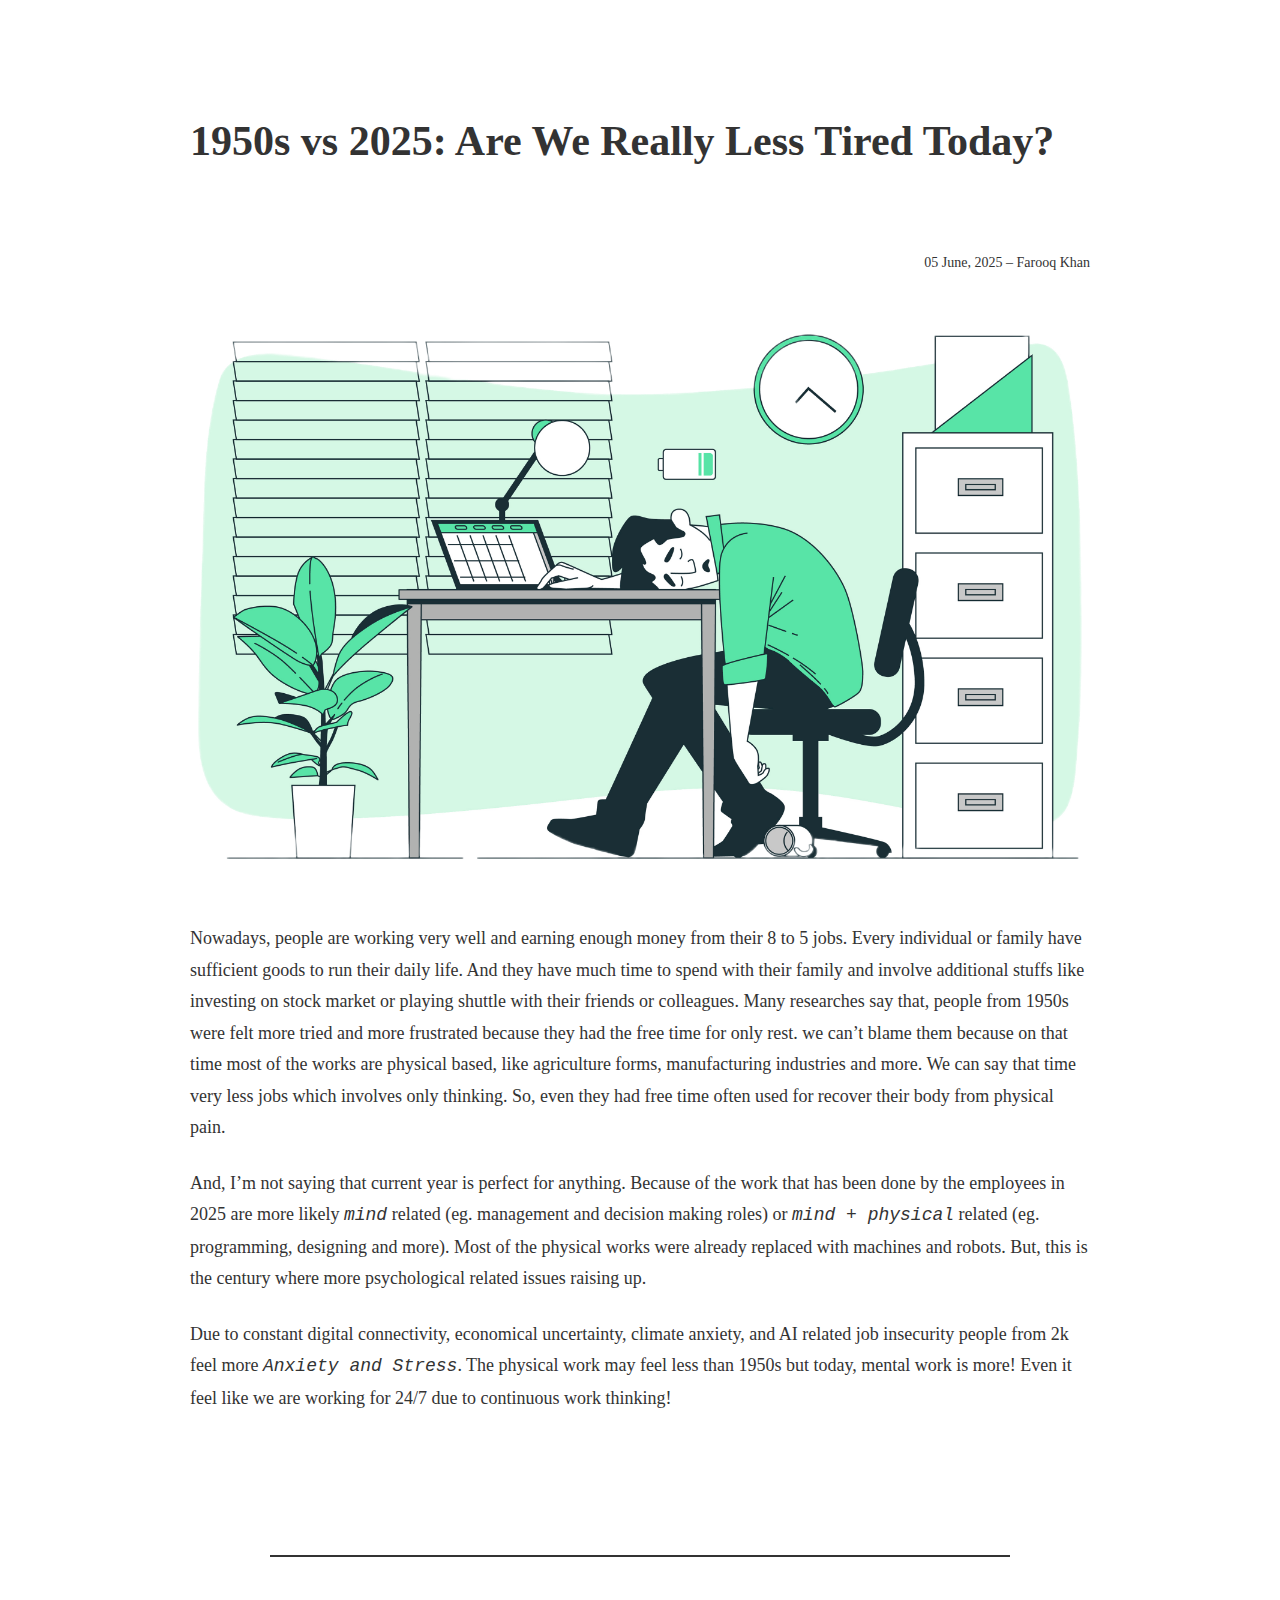
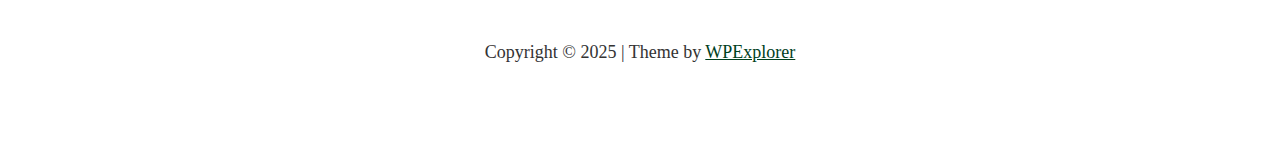
<file: 1950s vs 2025_ Are We Really Less Tired Today_ – Blogi.html>
<!DOCTYPE html>
<!-- saved from url=(0072)http://localhost/wordpress/1950s-vs-2025-are-we-really-less-tired-today/ -->
<html lang="en-US"><head><meta http-equiv="Content-Type" content="text/html; charset=UTF-8">
	
	<meta name="viewport" content="width=device-width, initial-scale=1">
<meta name="robots" content="noindex, nofollow">
	<style>img:is([sizes="auto" i], [sizes^="auto," i]) { contain-intrinsic-size: 3000px 1500px }</style>
	<title>1950s vs 2025: Are We Really Less Tired Today? – Blogi</title>
<link rel="alternate" type="application/rss+xml" title="Blogi » Feed" href="http://localhost/wordpress/feed/">
<link rel="alternate" type="application/rss+xml" title="Blogi » Comments Feed" href="http://localhost/wordpress/comments/feed/">
<script>
window._wpemojiSettings = {"baseUrl":"https:\/\/s.w.org\/images\/core\/emoji\/15.1.0\/72x72\/","ext":".png","svgUrl":"https:\/\/s.w.org\/images\/core\/emoji\/15.1.0\/svg\/","svgExt":".svg","source":{"concatemoji":"http:\/\/localhost\/wordpress\/wp-includes\/js\/wp-emoji-release.min.js?ver=6.8.1"}};
/*! This file is auto-generated */
!function(i,n){var o,s,e;function c(e){try{var t={supportTests:e,timestamp:(new Date).valueOf()};sessionStorage.setItem(o,JSON.stringify(t))}catch(e){}}function p(e,t,n){e.clearRect(0,0,e.canvas.width,e.canvas.height),e.fillText(t,0,0);var t=new Uint32Array(e.getImageData(0,0,e.canvas.width,e.canvas.height).data),r=(e.clearRect(0,0,e.canvas.width,e.canvas.height),e.fillText(n,0,0),new Uint32Array(e.getImageData(0,0,e.canvas.width,e.canvas.height).data));return t.every(function(e,t){return e===r[t]})}function u(e,t,n){switch(t){case"flag":return n(e,"\ud83c\udff3\ufe0f\u200d\u26a7\ufe0f","\ud83c\udff3\ufe0f\u200b\u26a7\ufe0f")?!1:!n(e,"\ud83c\uddfa\ud83c\uddf3","\ud83c\uddfa\u200b\ud83c\uddf3")&&!n(e,"\ud83c\udff4\udb40\udc67\udb40\udc62\udb40\udc65\udb40\udc6e\udb40\udc67\udb40\udc7f","\ud83c\udff4\u200b\udb40\udc67\u200b\udb40\udc62\u200b\udb40\udc65\u200b\udb40\udc6e\u200b\udb40\udc67\u200b\udb40\udc7f");case"emoji":return!n(e,"\ud83d\udc26\u200d\ud83d\udd25","\ud83d\udc26\u200b\ud83d\udd25")}return!1}function f(e,t,n){var r="undefined"!=typeof WorkerGlobalScope&&self instanceof WorkerGlobalScope?new OffscreenCanvas(300,150):i.createElement("canvas"),a=r.getContext("2d",{willReadFrequently:!0}),o=(a.textBaseline="top",a.font="600 32px Arial",{});return e.forEach(function(e){o[e]=t(a,e,n)}),o}function t(e){var t=i.createElement("script");t.src=e,t.defer=!0,i.head.appendChild(t)}"undefined"!=typeof Promise&&(o="wpEmojiSettingsSupports",s=["flag","emoji"],n.supports={everything:!0,everythingExceptFlag:!0},e=new Promise(function(e){i.addEventListener("DOMContentLoaded",e,{once:!0})}),new Promise(function(t){var n=function(){try{var e=JSON.parse(sessionStorage.getItem(o));if("object"==typeof e&&"number"==typeof e.timestamp&&(new Date).valueOf()<e.timestamp+604800&&"object"==typeof e.supportTests)return e.supportTests}catch(e){}return null}();if(!n){if("undefined"!=typeof Worker&&"undefined"!=typeof OffscreenCanvas&&"undefined"!=typeof URL&&URL.createObjectURL&&"undefined"!=typeof Blob)try{var e="postMessage("+f.toString()+"("+[JSON.stringify(s),u.toString(),p.toString()].join(",")+"));",r=new Blob([e],{type:"text/javascript"}),a=new Worker(URL.createObjectURL(r),{name:"wpTestEmojiSupports"});return void(a.onmessage=function(e){c(n=e.data),a.terminate(),t(n)})}catch(e){}c(n=f(s,u,p))}t(n)}).then(function(e){for(var t in e)n.supports[t]=e[t],n.supports.everything=n.supports.everything&&n.supports[t],"flag"!==t&&(n.supports.everythingExceptFlag=n.supports.everythingExceptFlag&&n.supports[t]);n.supports.everythingExceptFlag=n.supports.everythingExceptFlag&&!n.supports.flag,n.DOMReady=!1,n.readyCallback=function(){n.DOMReady=!0}}).then(function(){return e}).then(function(){var e;n.supports.everything||(n.readyCallback(),(e=n.source||{}).concatemoji?t(e.concatemoji):e.wpemoji&&e.twemoji&&(t(e.twemoji),t(e.wpemoji)))}))}((window,document),window._wpemojiSettings);
</script>
<link rel="stylesheet" id="dashicons-css" href="./1950s vs 2025_ Are We Really Less Tired Today_ – Blogi_files/dashicons.min.css" media="all">
<link rel="stylesheet" id="admin-bar-css" href="./1950s vs 2025_ Are We Really Less Tired Today_ – Blogi_files/admin-bar.min.css" media="all">
<style id="admin-bar-inline-css">

		@media screen { html { margin-top: 32px !important; } }
		@media screen and ( max-width: 782px ) { html { margin-top: 46px !important; } }
	
@media print { #wpadminbar { display:none; } }
</style>
<style id="wp-block-categories-inline-css">
.wp-block-categories{box-sizing:border-box}.wp-block-categories.alignleft{margin-right:2em}.wp-block-categories.alignright{margin-left:2em}.wp-block-categories.wp-block-categories-dropdown.aligncenter{text-align:center}.wp-block-categories .wp-block-categories__label{display:block;width:100%}
</style>
<style id="wp-block-group-inline-css">
.wp-block-group{box-sizing:border-box}:where(.wp-block-group.wp-block-group-is-layout-constrained){position:relative}
</style>
<link rel="stylesheet" id="wp-block-navigation-css" href="./1950s vs 2025_ Are We Really Less Tired Today_ – Blogi_files/style.min.css" media="all">
<style id="wp-block-site-title-inline-css">
.wp-block-site-title{box-sizing:border-box}.wp-block-site-title :where(a){color:inherit;font-family:inherit;font-size:inherit;font-style:inherit;font-weight:inherit;letter-spacing:inherit;line-height:inherit;text-decoration:inherit}
</style>
<style id="wp-block-site-tagline-inline-css">
.wp-block-site-tagline{box-sizing:border-box}
</style>
<link rel="stylesheet" id="wp-block-social-links-css" href="./1950s vs 2025_ Are We Really Less Tired Today_ – Blogi_files/style(1).min.css" media="all">
<style id="wp-block-spacer-inline-css">
.wp-block-spacer{clear:both}
</style>
<style id="wp-block-post-title-inline-css">
.wp-block-post-title{box-sizing:border-box;word-break:break-word}.wp-block-post-title :where(a){display:inline-block;font-family:inherit;font-size:inherit;font-style:inherit;font-weight:inherit;letter-spacing:inherit;line-height:inherit;text-decoration:inherit}
</style>
<style id="wp-block-paragraph-inline-css">
.is-small-text{font-size:.875em}.is-regular-text{font-size:1em}.is-large-text{font-size:2.25em}.is-larger-text{font-size:3em}.has-drop-cap:not(:focus):first-letter{float:left;font-size:8.4em;font-style:normal;font-weight:100;line-height:.68;margin:.05em .1em 0 0;text-transform:uppercase}body.rtl .has-drop-cap:not(:focus):first-letter{float:none;margin-left:.1em}p.has-drop-cap.has-background{overflow:hidden}:root :where(p.has-background){padding:1.25em 2.375em}:where(p.has-text-color:not(.has-link-color)) a{color:inherit}p.has-text-align-left[style*="writing-mode:vertical-lr"],p.has-text-align-right[style*="writing-mode:vertical-rl"]{rotate:180deg}
</style>
<style id="wp-block-image-inline-css">
.wp-block-image>a,.wp-block-image>figure>a{display:inline-block}.wp-block-image img{box-sizing:border-box;height:auto;max-width:100%;vertical-align:bottom}@media not (prefers-reduced-motion){.wp-block-image img.hide{visibility:hidden}.wp-block-image img.show{animation:show-content-image .4s}}.wp-block-image[style*=border-radius] img,.wp-block-image[style*=border-radius]>a{border-radius:inherit}.wp-block-image.has-custom-border img{box-sizing:border-box}.wp-block-image.aligncenter{text-align:center}.wp-block-image.alignfull>a,.wp-block-image.alignwide>a{width:100%}.wp-block-image.alignfull img,.wp-block-image.alignwide img{height:auto;width:100%}.wp-block-image .aligncenter,.wp-block-image .alignleft,.wp-block-image .alignright,.wp-block-image.aligncenter,.wp-block-image.alignleft,.wp-block-image.alignright{display:table}.wp-block-image .aligncenter>figcaption,.wp-block-image .alignleft>figcaption,.wp-block-image .alignright>figcaption,.wp-block-image.aligncenter>figcaption,.wp-block-image.alignleft>figcaption,.wp-block-image.alignright>figcaption{caption-side:bottom;display:table-caption}.wp-block-image .alignleft{float:left;margin:.5em 1em .5em 0}.wp-block-image .alignright{float:right;margin:.5em 0 .5em 1em}.wp-block-image .aligncenter{margin-left:auto;margin-right:auto}.wp-block-image :where(figcaption){margin-bottom:1em;margin-top:.5em}.wp-block-image.is-style-circle-mask img{border-radius:9999px}@supports ((-webkit-mask-image:none) or (mask-image:none)) or (-webkit-mask-image:none){.wp-block-image.is-style-circle-mask img{border-radius:0;-webkit-mask-image:url('data:image/svg+xml;utf8,<svg viewBox="0 0 100 100" xmlns="http://www.w3.org/2000/svg"><circle cx="50" cy="50" r="50"/></svg>');mask-image:url('data:image/svg+xml;utf8,<svg viewBox="0 0 100 100" xmlns="http://www.w3.org/2000/svg"><circle cx="50" cy="50" r="50"/></svg>');mask-mode:alpha;-webkit-mask-position:center;mask-position:center;-webkit-mask-repeat:no-repeat;mask-repeat:no-repeat;-webkit-mask-size:contain;mask-size:contain}}:root :where(.wp-block-image.is-style-rounded img,.wp-block-image .is-style-rounded img){border-radius:9999px}.wp-block-image figure{margin:0}.wp-lightbox-container{display:flex;flex-direction:column;position:relative}.wp-lightbox-container img{cursor:zoom-in}.wp-lightbox-container img:hover+button{opacity:1}.wp-lightbox-container button{align-items:center;-webkit-backdrop-filter:blur(16px) saturate(180%);backdrop-filter:blur(16px) saturate(180%);background-color:#5a5a5a40;border:none;border-radius:4px;cursor:zoom-in;display:flex;height:20px;justify-content:center;opacity:0;padding:0;position:absolute;right:16px;text-align:center;top:16px;width:20px;z-index:100}@media not (prefers-reduced-motion){.wp-lightbox-container button{transition:opacity .2s ease}}.wp-lightbox-container button:focus-visible{outline:3px auto #5a5a5a40;outline:3px auto -webkit-focus-ring-color;outline-offset:3px}.wp-lightbox-container button:hover{cursor:pointer;opacity:1}.wp-lightbox-container button:focus{opacity:1}.wp-lightbox-container button:focus,.wp-lightbox-container button:hover,.wp-lightbox-container button:not(:hover):not(:active):not(.has-background){background-color:#5a5a5a40;border:none}.wp-lightbox-overlay{box-sizing:border-box;cursor:zoom-out;height:100vh;left:0;overflow:hidden;position:fixed;top:0;visibility:hidden;width:100%;z-index:100000}.wp-lightbox-overlay .close-button{align-items:center;cursor:pointer;display:flex;justify-content:center;min-height:40px;min-width:40px;padding:0;position:absolute;right:calc(env(safe-area-inset-right) + 16px);top:calc(env(safe-area-inset-top) + 16px);z-index:5000000}.wp-lightbox-overlay .close-button:focus,.wp-lightbox-overlay .close-button:hover,.wp-lightbox-overlay .close-button:not(:hover):not(:active):not(.has-background){background:none;border:none}.wp-lightbox-overlay .lightbox-image-container{height:var(--wp--lightbox-container-height);left:50%;overflow:hidden;position:absolute;top:50%;transform:translate(-50%,-50%);transform-origin:top left;width:var(--wp--lightbox-container-width);z-index:9999999999}.wp-lightbox-overlay .wp-block-image{align-items:center;box-sizing:border-box;display:flex;height:100%;justify-content:center;margin:0;position:relative;transform-origin:0 0;width:100%;z-index:3000000}.wp-lightbox-overlay .wp-block-image img{height:var(--wp--lightbox-image-height);min-height:var(--wp--lightbox-image-height);min-width:var(--wp--lightbox-image-width);width:var(--wp--lightbox-image-width)}.wp-lightbox-overlay .wp-block-image figcaption{display:none}.wp-lightbox-overlay button{background:none;border:none}.wp-lightbox-overlay .scrim{background-color:#fff;height:100%;opacity:.9;position:absolute;width:100%;z-index:2000000}.wp-lightbox-overlay.active{visibility:visible}@media not (prefers-reduced-motion){.wp-lightbox-overlay.active{animation:turn-on-visibility .25s both}.wp-lightbox-overlay.active img{animation:turn-on-visibility .35s both}.wp-lightbox-overlay.show-closing-animation:not(.active){animation:turn-off-visibility .35s both}.wp-lightbox-overlay.show-closing-animation:not(.active) img{animation:turn-off-visibility .25s both}.wp-lightbox-overlay.zoom.active{animation:none;opacity:1;visibility:visible}.wp-lightbox-overlay.zoom.active .lightbox-image-container{animation:lightbox-zoom-in .4s}.wp-lightbox-overlay.zoom.active .lightbox-image-container img{animation:none}.wp-lightbox-overlay.zoom.active .scrim{animation:turn-on-visibility .4s forwards}.wp-lightbox-overlay.zoom.show-closing-animation:not(.active){animation:none}.wp-lightbox-overlay.zoom.show-closing-animation:not(.active) .lightbox-image-container{animation:lightbox-zoom-out .4s}.wp-lightbox-overlay.zoom.show-closing-animation:not(.active) .lightbox-image-container img{animation:none}.wp-lightbox-overlay.zoom.show-closing-animation:not(.active) .scrim{animation:turn-off-visibility .4s forwards}}@keyframes show-content-image{0%{visibility:hidden}99%{visibility:hidden}to{visibility:visible}}@keyframes turn-on-visibility{0%{opacity:0}to{opacity:1}}@keyframes turn-off-visibility{0%{opacity:1;visibility:visible}99%{opacity:0;visibility:visible}to{opacity:0;visibility:hidden}}@keyframes lightbox-zoom-in{0%{transform:translate(calc((-100vw + var(--wp--lightbox-scrollbar-width))/2 + var(--wp--lightbox-initial-left-position)),calc(-50vh + var(--wp--lightbox-initial-top-position))) scale(var(--wp--lightbox-scale))}to{transform:translate(-50%,-50%) scale(1)}}@keyframes lightbox-zoom-out{0%{transform:translate(-50%,-50%) scale(1);visibility:visible}99%{visibility:visible}to{transform:translate(calc((-100vw + var(--wp--lightbox-scrollbar-width))/2 + var(--wp--lightbox-initial-left-position)),calc(-50vh + var(--wp--lightbox-initial-top-position))) scale(var(--wp--lightbox-scale));visibility:hidden}}
</style>
<style id="wp-block-post-content-inline-css">
.wp-block-post-content{display:flow-root}
</style>
<style id="wp-block-comments-inline-css">
.wp-block-post-comments{box-sizing:border-box}.wp-block-post-comments .alignleft{float:left}.wp-block-post-comments .alignright{float:right}.wp-block-post-comments .navigation:after{clear:both;content:"";display:table}.wp-block-post-comments .commentlist{clear:both;list-style:none;margin:0;padding:0}.wp-block-post-comments .commentlist .comment{min-height:2.25em;padding-left:3.25em}.wp-block-post-comments .commentlist .comment p{font-size:1em;line-height:1.8;margin:1em 0}.wp-block-post-comments .commentlist .children{list-style:none;margin:0;padding:0}.wp-block-post-comments .comment-author{line-height:1.5}.wp-block-post-comments .comment-author .avatar{border-radius:1.5em;display:block;float:left;height:2.5em;margin-right:.75em;margin-top:.5em;width:2.5em}.wp-block-post-comments .comment-author cite{font-style:normal}.wp-block-post-comments .comment-meta{font-size:.875em;line-height:1.5}.wp-block-post-comments .comment-meta b{font-weight:400}.wp-block-post-comments .comment-meta .comment-awaiting-moderation{display:block;margin-bottom:1em;margin-top:1em}.wp-block-post-comments .comment-body .commentmetadata{font-size:.875em}.wp-block-post-comments .comment-form-author label,.wp-block-post-comments .comment-form-comment label,.wp-block-post-comments .comment-form-email label,.wp-block-post-comments .comment-form-url label{display:block;margin-bottom:.25em}.wp-block-post-comments .comment-form input:not([type=submit]):not([type=checkbox]),.wp-block-post-comments .comment-form textarea{box-sizing:border-box;display:block;width:100%}.wp-block-post-comments .comment-form-cookies-consent{display:flex;gap:.25em}.wp-block-post-comments .comment-form-cookies-consent #wp-comment-cookies-consent{margin-top:.35em}.wp-block-post-comments .comment-reply-title{margin-bottom:0}.wp-block-post-comments .comment-reply-title :where(small){font-size:var(--wp--preset--font-size--medium,smaller);margin-left:.5em}.wp-block-post-comments .reply{font-size:.875em;margin-bottom:1.4em}.wp-block-post-comments input:not([type=submit]),.wp-block-post-comments textarea{border:1px solid #949494;font-family:inherit;font-size:1em}.wp-block-post-comments input:not([type=submit]):not([type=checkbox]),.wp-block-post-comments textarea{padding:calc(.667em + 2px)}:where(.wp-block-post-comments input[type=submit]){border:none}.wp-block-comments{box-sizing:border-box}
</style>
<style id="wp-block-separator-inline-css">
@charset "UTF-8";.wp-block-separator{border:none;border-top:2px solid}:root :where(.wp-block-separator.is-style-dots){height:auto;line-height:1;text-align:center}:root :where(.wp-block-separator.is-style-dots):before{color:currentColor;content:"···";font-family:serif;font-size:1.5em;letter-spacing:2em;padding-left:2em}.wp-block-separator.is-style-dots{background:none!important;border:none!important}
</style>
<style id="wp-emoji-styles-inline-css">

	img.wp-smiley, img.emoji {
		display: inline !important;
		border: none !important;
		box-shadow: none !important;
		height: 1em !important;
		width: 1em !important;
		margin: 0 0.07em !important;
		vertical-align: -0.1em !important;
		background: none !important;
		padding: 0 !important;
	}
</style>
<style id="wp-block-library-inline-css">
:root{--wp-admin-theme-color:#007cba;--wp-admin-theme-color--rgb:0,124,186;--wp-admin-theme-color-darker-10:#006ba1;--wp-admin-theme-color-darker-10--rgb:0,107,161;--wp-admin-theme-color-darker-20:#005a87;--wp-admin-theme-color-darker-20--rgb:0,90,135;--wp-admin-border-width-focus:2px;--wp-block-synced-color:#7a00df;--wp-block-synced-color--rgb:122,0,223;--wp-bound-block-color:var(--wp-block-synced-color)}@media (min-resolution:192dpi){:root{--wp-admin-border-width-focus:1.5px}}.wp-element-button{cursor:pointer}:root{--wp--preset--font-size--normal:16px;--wp--preset--font-size--huge:42px}:root .has-very-light-gray-background-color{background-color:#eee}:root .has-very-dark-gray-background-color{background-color:#313131}:root .has-very-light-gray-color{color:#eee}:root .has-very-dark-gray-color{color:#313131}:root .has-vivid-green-cyan-to-vivid-cyan-blue-gradient-background{background:linear-gradient(135deg,#00d084,#0693e3)}:root .has-purple-crush-gradient-background{background:linear-gradient(135deg,#34e2e4,#4721fb 50%,#ab1dfe)}:root .has-hazy-dawn-gradient-background{background:linear-gradient(135deg,#faaca8,#dad0ec)}:root .has-subdued-olive-gradient-background{background:linear-gradient(135deg,#fafae1,#67a671)}:root .has-atomic-cream-gradient-background{background:linear-gradient(135deg,#fdd79a,#004a59)}:root .has-nightshade-gradient-background{background:linear-gradient(135deg,#330968,#31cdcf)}:root .has-midnight-gradient-background{background:linear-gradient(135deg,#020381,#2874fc)}.has-regular-font-size{font-size:1em}.has-larger-font-size{font-size:2.625em}.has-normal-font-size{font-size:var(--wp--preset--font-size--normal)}.has-huge-font-size{font-size:var(--wp--preset--font-size--huge)}.has-text-align-center{text-align:center}.has-text-align-left{text-align:left}.has-text-align-right{text-align:right}#end-resizable-editor-section{display:none}.aligncenter{clear:both}.items-justified-left{justify-content:flex-start}.items-justified-center{justify-content:center}.items-justified-right{justify-content:flex-end}.items-justified-space-between{justify-content:space-between}.screen-reader-text{border:0;clip-path:inset(50%);height:1px;margin:-1px;overflow:hidden;padding:0;position:absolute;width:1px;word-wrap:normal!important}.screen-reader-text:focus{background-color:#ddd;clip-path:none;color:#444;display:block;font-size:1em;height:auto;left:5px;line-height:normal;padding:15px 23px 14px;text-decoration:none;top:5px;width:auto;z-index:100000}html :where(.has-border-color){border-style:solid}html :where([style*=border-top-color]){border-top-style:solid}html :where([style*=border-right-color]){border-right-style:solid}html :where([style*=border-bottom-color]){border-bottom-style:solid}html :where([style*=border-left-color]){border-left-style:solid}html :where([style*=border-width]){border-style:solid}html :where([style*=border-top-width]){border-top-style:solid}html :where([style*=border-right-width]){border-right-style:solid}html :where([style*=border-bottom-width]){border-bottom-style:solid}html :where([style*=border-left-width]){border-left-style:solid}html :where(img[class*=wp-image-]){height:auto;max-width:100%}:where(figure){margin:0 0 1em}html :where(.is-position-sticky){--wp-admin--admin-bar--position-offset:var(--wp-admin--admin-bar--height,0px)}@media screen and (max-width:600px){html :where(.is-position-sticky){--wp-admin--admin-bar--position-offset:0px}}
</style>
<style id="global-styles-inline-css">
:root{--wp--preset--aspect-ratio--square: 1;--wp--preset--aspect-ratio--4-3: 4/3;--wp--preset--aspect-ratio--3-4: 3/4;--wp--preset--aspect-ratio--3-2: 3/2;--wp--preset--aspect-ratio--2-3: 2/3;--wp--preset--aspect-ratio--16-9: 16/9;--wp--preset--aspect-ratio--9-16: 9/16;--wp--preset--color--black: #000000;--wp--preset--color--cyan-bluish-gray: #abb8c3;--wp--preset--color--white: #ffffff;--wp--preset--color--pale-pink: #f78da7;--wp--preset--color--vivid-red: #cf2e2e;--wp--preset--color--luminous-vivid-orange: #ff6900;--wp--preset--color--luminous-vivid-amber: #fcb900;--wp--preset--color--light-green-cyan: #7bdcb5;--wp--preset--color--vivid-green-cyan: #00d084;--wp--preset--color--pale-cyan-blue: #8ed1fc;--wp--preset--color--vivid-cyan-blue: #0693e3;--wp--preset--color--vivid-purple: #9b51e0;--wp--preset--color--base: #ffffff;--wp--preset--color--contrast: #333333;--wp--preset--color--primary: #15803d;--wp--preset--color--secondary: #00401D;--wp--preset--gradient--vivid-cyan-blue-to-vivid-purple: linear-gradient(135deg,rgba(6,147,227,1) 0%,rgb(155,81,224) 100%);--wp--preset--gradient--light-green-cyan-to-vivid-green-cyan: linear-gradient(135deg,rgb(122,220,180) 0%,rgb(0,208,130) 100%);--wp--preset--gradient--luminous-vivid-amber-to-luminous-vivid-orange: linear-gradient(135deg,rgba(252,185,0,1) 0%,rgba(255,105,0,1) 100%);--wp--preset--gradient--luminous-vivid-orange-to-vivid-red: linear-gradient(135deg,rgba(255,105,0,1) 0%,rgb(207,46,46) 100%);--wp--preset--gradient--very-light-gray-to-cyan-bluish-gray: linear-gradient(135deg,rgb(238,238,238) 0%,rgb(169,184,195) 100%);--wp--preset--gradient--cool-to-warm-spectrum: linear-gradient(135deg,rgb(74,234,220) 0%,rgb(151,120,209) 20%,rgb(207,42,186) 40%,rgb(238,44,130) 60%,rgb(251,105,98) 80%,rgb(254,248,76) 100%);--wp--preset--gradient--blush-light-purple: linear-gradient(135deg,rgb(255,206,236) 0%,rgb(152,150,240) 100%);--wp--preset--gradient--blush-bordeaux: linear-gradient(135deg,rgb(254,205,165) 0%,rgb(254,45,45) 50%,rgb(107,0,62) 100%);--wp--preset--gradient--luminous-dusk: linear-gradient(135deg,rgb(255,203,112) 0%,rgb(199,81,192) 50%,rgb(65,88,208) 100%);--wp--preset--gradient--pale-ocean: linear-gradient(135deg,rgb(255,245,203) 0%,rgb(182,227,212) 50%,rgb(51,167,181) 100%);--wp--preset--gradient--electric-grass: linear-gradient(135deg,rgb(202,248,128) 0%,rgb(113,206,126) 100%);--wp--preset--gradient--midnight: linear-gradient(135deg,rgb(2,3,129) 0%,rgb(40,116,252) 100%);--wp--preset--font-size--small: 1rem;--wp--preset--font-size--medium: 1.5rem;--wp--preset--font-size--large: 1.75rem;--wp--preset--font-size--x-large: 2rem;--wp--preset--font-size--x-small: 0.875rem;--wp--preset--font-size--base: 1.125rem;--wp--preset--font-size--xx-large: 2.5rem;--wp--preset--font-family--source-serif: "Source Serif", serif;--wp--preset--font-family--system-font: -apple-system,BlinkMacSystemFont,"Segoe UI",Roboto,Oxygen-Sans,Ubuntu,Cantarell,"Helvetica Neue",sans-serif;--wp--preset--spacing--20: 0.44rem;--wp--preset--spacing--30: 0.67rem;--wp--preset--spacing--40: 1rem;--wp--preset--spacing--50: 1.5rem;--wp--preset--spacing--60: 2.25rem;--wp--preset--spacing--70: 3.38rem;--wp--preset--spacing--80: 5.06rem;--wp--preset--spacing--x-small: 1.25rem;--wp--preset--spacing--small: 2.5rem;--wp--preset--spacing--medium: 3.75rem;--wp--preset--spacing--large: 5rem;--wp--preset--spacing--x-large: 6.25rem;--wp--preset--shadow--natural: 6px 6px 9px rgba(0, 0, 0, 0.2);--wp--preset--shadow--deep: 12px 12px 50px rgba(0, 0, 0, 0.4);--wp--preset--shadow--sharp: 6px 6px 0px rgba(0, 0, 0, 0.2);--wp--preset--shadow--outlined: 6px 6px 0px -3px rgba(255, 255, 255, 1), 6px 6px rgba(0, 0, 0, 1);--wp--preset--shadow--crisp: 6px 6px 0px rgba(0, 0, 0, 1);}:root { --wp--style--global--content-size: 740px;--wp--style--global--wide-size: 900px; }:where(body) { margin: 0; }.wp-site-blocks { padding-top: var(--wp--style--root--padding-top); padding-bottom: var(--wp--style--root--padding-bottom); }.has-global-padding { padding-right: var(--wp--style--root--padding-right); padding-left: var(--wp--style--root--padding-left); }.has-global-padding > .alignfull { margin-right: calc(var(--wp--style--root--padding-right) * -1); margin-left: calc(var(--wp--style--root--padding-left) * -1); }.has-global-padding :where(:not(.alignfull.is-layout-flow) > .has-global-padding:not(.wp-block-block, .alignfull)) { padding-right: 0; padding-left: 0; }.has-global-padding :where(:not(.alignfull.is-layout-flow) > .has-global-padding:not(.wp-block-block, .alignfull)) > .alignfull { margin-left: 0; margin-right: 0; }.wp-site-blocks > .alignleft { float: left; margin-right: 2em; }.wp-site-blocks > .alignright { float: right; margin-left: 2em; }.wp-site-blocks > .aligncenter { justify-content: center; margin-left: auto; margin-right: auto; }:where(.wp-site-blocks) > * { margin-block-start: 1.5rem; margin-block-end: 0; }:where(.wp-site-blocks) > :first-child { margin-block-start: 0; }:where(.wp-site-blocks) > :last-child { margin-block-end: 0; }:root { --wp--style--block-gap: 1.5rem; }:root :where(.is-layout-flow) > :first-child{margin-block-start: 0;}:root :where(.is-layout-flow) > :last-child{margin-block-end: 0;}:root :where(.is-layout-flow) > *{margin-block-start: 1.5rem;margin-block-end: 0;}:root :where(.is-layout-constrained) > :first-child{margin-block-start: 0;}:root :where(.is-layout-constrained) > :last-child{margin-block-end: 0;}:root :where(.is-layout-constrained) > *{margin-block-start: 1.5rem;margin-block-end: 0;}:root :where(.is-layout-flex){gap: 1.5rem;}:root :where(.is-layout-grid){gap: 1.5rem;}.is-layout-flow > .alignleft{float: left;margin-inline-start: 0;margin-inline-end: 2em;}.is-layout-flow > .alignright{float: right;margin-inline-start: 2em;margin-inline-end: 0;}.is-layout-flow > .aligncenter{margin-left: auto !important;margin-right: auto !important;}.is-layout-constrained > .alignleft{float: left;margin-inline-start: 0;margin-inline-end: 2em;}.is-layout-constrained > .alignright{float: right;margin-inline-start: 2em;margin-inline-end: 0;}.is-layout-constrained > .aligncenter{margin-left: auto !important;margin-right: auto !important;}.is-layout-constrained > :where(:not(.alignleft):not(.alignright):not(.alignfull)){max-width: var(--wp--style--global--content-size);margin-left: auto !important;margin-right: auto !important;}.is-layout-constrained > .alignwide{max-width: var(--wp--style--global--wide-size);}body .is-layout-flex{display: flex;}.is-layout-flex{flex-wrap: wrap;align-items: center;}.is-layout-flex > :is(*, div){margin: 0;}body .is-layout-grid{display: grid;}.is-layout-grid > :is(*, div){margin: 0;}body{background-color: var(--wp--preset--color--base);color: var(--wp--preset--color--contrast);font-family: var(--wp--preset--font-family--source-serif);font-size: var(--wp--preset--font-size--base);line-height: 1.75;--wp--style--root--padding-top: var(--wp--preset--spacing--small);--wp--style--root--padding-right: var(--wp--preset--spacing--small);--wp--style--root--padding-bottom: var(--wp--preset--spacing--small);--wp--style--root--padding-left: var(--wp--preset--spacing--small);}a:where(:not(.wp-element-button)){color: var(--wp--preset--color--secondary);text-decoration: underline;}h1, h2, h3, h4, h5, h6{font-weight: 700;line-height: 1.4;}h1{font-size: clamp(1.563rem, 1.563rem + ((1vw - 0.2rem) * 2.93), 2.625rem);}h2{font-size: var(--wp--preset--font-size--large);}h3{font-size: var(--wp--preset--font-size--medium);}h4{font-size: var(--wp--preset--font-size--base);}h5{font-size: var(--wp--preset--font-size--small);letter-spacing: .1rem;text-transform: uppercase;}h6{font-size: var(--wp--preset--font-size--small);letter-spacing: .1rem;text-transform: uppercase;}:root :where(.wp-element-button, .wp-block-button__link){background-color: var(--wp--preset--color--primary);border-radius: 0;border-width: 0;color: var(--wp--preset--color--base);font-family: inherit;font-size: inherit;line-height: inherit;padding: calc(0.667em + 2px) calc(1.333em + 2px);text-decoration: none;}:root :where(.wp-element-button:hover, .wp-block-button__link:hover){background-color: var(--wp--preset--color--secondary);}.has-black-color{color: var(--wp--preset--color--black) !important;}.has-cyan-bluish-gray-color{color: var(--wp--preset--color--cyan-bluish-gray) !important;}.has-white-color{color: var(--wp--preset--color--white) !important;}.has-pale-pink-color{color: var(--wp--preset--color--pale-pink) !important;}.has-vivid-red-color{color: var(--wp--preset--color--vivid-red) !important;}.has-luminous-vivid-orange-color{color: var(--wp--preset--color--luminous-vivid-orange) !important;}.has-luminous-vivid-amber-color{color: var(--wp--preset--color--luminous-vivid-amber) !important;}.has-light-green-cyan-color{color: var(--wp--preset--color--light-green-cyan) !important;}.has-vivid-green-cyan-color{color: var(--wp--preset--color--vivid-green-cyan) !important;}.has-pale-cyan-blue-color{color: var(--wp--preset--color--pale-cyan-blue) !important;}.has-vivid-cyan-blue-color{color: var(--wp--preset--color--vivid-cyan-blue) !important;}.has-vivid-purple-color{color: var(--wp--preset--color--vivid-purple) !important;}.has-base-color{color: var(--wp--preset--color--base) !important;}.has-contrast-color{color: var(--wp--preset--color--contrast) !important;}.has-primary-color{color: var(--wp--preset--color--primary) !important;}.has-secondary-color{color: var(--wp--preset--color--secondary) !important;}.has-black-background-color{background-color: var(--wp--preset--color--black) !important;}.has-cyan-bluish-gray-background-color{background-color: var(--wp--preset--color--cyan-bluish-gray) !important;}.has-white-background-color{background-color: var(--wp--preset--color--white) !important;}.has-pale-pink-background-color{background-color: var(--wp--preset--color--pale-pink) !important;}.has-vivid-red-background-color{background-color: var(--wp--preset--color--vivid-red) !important;}.has-luminous-vivid-orange-background-color{background-color: var(--wp--preset--color--luminous-vivid-orange) !important;}.has-luminous-vivid-amber-background-color{background-color: var(--wp--preset--color--luminous-vivid-amber) !important;}.has-light-green-cyan-background-color{background-color: var(--wp--preset--color--light-green-cyan) !important;}.has-vivid-green-cyan-background-color{background-color: var(--wp--preset--color--vivid-green-cyan) !important;}.has-pale-cyan-blue-background-color{background-color: var(--wp--preset--color--pale-cyan-blue) !important;}.has-vivid-cyan-blue-background-color{background-color: var(--wp--preset--color--vivid-cyan-blue) !important;}.has-vivid-purple-background-color{background-color: var(--wp--preset--color--vivid-purple) !important;}.has-base-background-color{background-color: var(--wp--preset--color--base) !important;}.has-contrast-background-color{background-color: var(--wp--preset--color--contrast) !important;}.has-primary-background-color{background-color: var(--wp--preset--color--primary) !important;}.has-secondary-background-color{background-color: var(--wp--preset--color--secondary) !important;}.has-black-border-color{border-color: var(--wp--preset--color--black) !important;}.has-cyan-bluish-gray-border-color{border-color: var(--wp--preset--color--cyan-bluish-gray) !important;}.has-white-border-color{border-color: var(--wp--preset--color--white) !important;}.has-pale-pink-border-color{border-color: var(--wp--preset--color--pale-pink) !important;}.has-vivid-red-border-color{border-color: var(--wp--preset--color--vivid-red) !important;}.has-luminous-vivid-orange-border-color{border-color: var(--wp--preset--color--luminous-vivid-orange) !important;}.has-luminous-vivid-amber-border-color{border-color: var(--wp--preset--color--luminous-vivid-amber) !important;}.has-light-green-cyan-border-color{border-color: var(--wp--preset--color--light-green-cyan) !important;}.has-vivid-green-cyan-border-color{border-color: var(--wp--preset--color--vivid-green-cyan) !important;}.has-pale-cyan-blue-border-color{border-color: var(--wp--preset--color--pale-cyan-blue) !important;}.has-vivid-cyan-blue-border-color{border-color: var(--wp--preset--color--vivid-cyan-blue) !important;}.has-vivid-purple-border-color{border-color: var(--wp--preset--color--vivid-purple) !important;}.has-base-border-color{border-color: var(--wp--preset--color--base) !important;}.has-contrast-border-color{border-color: var(--wp--preset--color--contrast) !important;}.has-primary-border-color{border-color: var(--wp--preset--color--primary) !important;}.has-secondary-border-color{border-color: var(--wp--preset--color--secondary) !important;}.has-vivid-cyan-blue-to-vivid-purple-gradient-background{background: var(--wp--preset--gradient--vivid-cyan-blue-to-vivid-purple) !important;}.has-light-green-cyan-to-vivid-green-cyan-gradient-background{background: var(--wp--preset--gradient--light-green-cyan-to-vivid-green-cyan) !important;}.has-luminous-vivid-amber-to-luminous-vivid-orange-gradient-background{background: var(--wp--preset--gradient--luminous-vivid-amber-to-luminous-vivid-orange) !important;}.has-luminous-vivid-orange-to-vivid-red-gradient-background{background: var(--wp--preset--gradient--luminous-vivid-orange-to-vivid-red) !important;}.has-very-light-gray-to-cyan-bluish-gray-gradient-background{background: var(--wp--preset--gradient--very-light-gray-to-cyan-bluish-gray) !important;}.has-cool-to-warm-spectrum-gradient-background{background: var(--wp--preset--gradient--cool-to-warm-spectrum) !important;}.has-blush-light-purple-gradient-background{background: var(--wp--preset--gradient--blush-light-purple) !important;}.has-blush-bordeaux-gradient-background{background: var(--wp--preset--gradient--blush-bordeaux) !important;}.has-luminous-dusk-gradient-background{background: var(--wp--preset--gradient--luminous-dusk) !important;}.has-pale-ocean-gradient-background{background: var(--wp--preset--gradient--pale-ocean) !important;}.has-electric-grass-gradient-background{background: var(--wp--preset--gradient--electric-grass) !important;}.has-midnight-gradient-background{background: var(--wp--preset--gradient--midnight) !important;}.has-small-font-size{font-size: var(--wp--preset--font-size--small) !important;}.has-medium-font-size{font-size: var(--wp--preset--font-size--medium) !important;}.has-large-font-size{font-size: var(--wp--preset--font-size--large) !important;}.has-x-large-font-size{font-size: var(--wp--preset--font-size--x-large) !important;}.has-x-small-font-size{font-size: var(--wp--preset--font-size--x-small) !important;}.has-base-font-size{font-size: var(--wp--preset--font-size--base) !important;}.has-xx-large-font-size{font-size: var(--wp--preset--font-size--xx-large) !important;}.has-source-serif-font-family{font-family: var(--wp--preset--font-family--source-serif) !important;}.has-system-font-font-family{font-family: var(--wp--preset--font-family--system-font) !important;}
:root :where(.wp-block-navigation){font-size: var(--wp--preset--font-size--base);}:root :where(.wp-block-navigation .wp-block-navigation__responsive-container-open svg){height:1.75rem;width:1.75rem;}:root :where(.wp-block-navigation .wp-block-navigation__responsive-close){max-width:none;}
:root :where(.wp-block-navigation a:where(:not(.wp-element-button))){text-decoration: none;}
:root :where(.wp-block-navigation a:where(:not(.wp-element-button)):hover){text-decoration: underline;}
:root :where(.wp-block-navigation a:where(:not(.wp-element-button)):active){text-decoration: none;}
:root :where(.wp-block-social-links.has-icon-color .wp-social-link){color:var(--wp--preset--color--contrast)}:root :where(.wp-block-social-links.has-small-icon-size){font-size:var(--wp--preset--font-size--base)}
:root :where(.wp-block-post-title a:where(:not(.wp-element-button))){color: var(--wp--preset--color--contrast);text-decoration: none;}
:root :where(.wp-block-post-title a:where(:not(.wp-element-button)):active){color: var(--wp--preset--color--secondary);}
:root :where(.wp-block-site-title){font-family: var(--wp--preset--font-family--source-serif);font-size: clamp(1.743rem, 1.743rem + ((1vw - 0.2rem) * 3.468), 3rem);font-weight: 700;line-height: 1.4;}
:root :where(.wp-block-site-title a:where(:not(.wp-element-button))){text-decoration: none;}
</style>
<style id="core-block-supports-inline-css">
.wp-container-core-group-is-layout-5ef32ece{justify-content:flex-end;}.wp-container-core-group-is-layout-f1f2ed93 > :where(:not(.alignleft):not(.alignright):not(.alignfull)){margin-right:0 !important;}.wp-container-core-social-links-is-layout-557c7846{justify-content:center;}.wp-container-core-group-is-layout-81423f52{gap:0;flex-direction:column;align-items:center;}.wp-container-core-group-is-layout-c6679be5{justify-content:center;}
</style>
<style id="wp-block-template-skip-link-inline-css">

		.skip-link.screen-reader-text {
			border: 0;
			clip-path: inset(50%);
			height: 1px;
			margin: -1px;
			overflow: hidden;
			padding: 0;
			position: absolute !important;
			width: 1px;
			word-wrap: normal !important;
		}

		.skip-link.screen-reader-text:focus {
			background-color: #eee;
			clip-path: none;
			color: #444;
			display: block;
			font-size: 1em;
			height: auto;
			left: 5px;
			line-height: normal;
			padding: 15px 23px 14px;
			text-decoration: none;
			top: 5px;
			width: auto;
			z-index: 100000;
		}
</style>
<link rel="https://api.w.org/" href="http://localhost/wordpress/wp-json/"><link rel="alternate" title="JSON" type="application/json" href="http://localhost/wordpress/wp-json/wp/v2/pages/10"><link rel="EditURI" type="application/rsd+xml" title="RSD" href="http://localhost/wordpress/xmlrpc.php?rsd">
<meta name="generator" content="WordPress 6.8.1">
<link rel="canonical" href="http://localhost/wordpress/1950s-vs-2025-are-we-really-less-tired-today/">
<link rel="shortlink" href="http://localhost/wordpress/?p=10">
<link rel="alternate" title="oEmbed (JSON)" type="application/json+oembed" href="http://localhost/wordpress/wp-json/oembed/1.0/embed?url=http%3A%2F%2Flocalhost%2Fwordpress%2F1950s-vs-2025-are-we-really-less-tired-today%2F">
<link rel="alternate" title="oEmbed (XML)" type="text/xml+oembed" href="http://localhost/wordpress/wp-json/oembed/1.0/embed?url=http%3A%2F%2Flocalhost%2Fwordpress%2F1950s-vs-2025-are-we-really-less-tired-today%2F&amp;format=xml">
<script type="importmap" id="wp-importmap">
{"imports":{"@wordpress\/interactivity":"http:\/\/localhost\/wordpress\/wp-includes\/js\/dist\/script-modules\/interactivity\/index.min.js?ver=55aebb6e0a16726baffb"}}
</script>
<script type="module" src="./1950s vs 2025_ Are We Really Less Tired Today_ – Blogi_files/view.min.js.download" id="@wordpress/block-library/navigation/view-js-module"></script>
<link rel="modulepreload" href="http://localhost/wordpress/wp-includes/js/dist/script-modules/interactivity/index.min.js?ver=55aebb6e0a16726baffb" id="@wordpress/interactivity-js-modulepreload"><style class="wp-fonts-local">
@font-face{font-family:"Source Serif";font-style:normal;font-weight:200 900;font-display:fallback;src:url('http://localhost/wordpress/wp-content/themes/pineapple-wpex/assets/fonts/source-serif/SourceSerif4Variable-Roman.ttf.woff2') format('woff2');font-stretch:normal;}
@font-face{font-family:"Source Serif";font-style:italic;font-weight:200 900;font-display:fallback;src:url('http://localhost/wordpress/wp-content/themes/pineapple-wpex/assets/fonts/source-serif/SourceSerif4Variable-Italic.ttf.woff2') format('woff2');font-stretch:normal;}
</style>
<link type="text/css" rel="stylesheet" id="dark-mode-custom-link"><link type="text/css" rel="stylesheet" id="dark-mode-general-link"><style lang="en" type="text/css" id="dark-mode-custom-style"></style><style lang="en" type="text/css" id="dark-mode-native-style"></style><style lang="en" type="text/css" id="dark-mode-native-sheet"></style><script src="./1950s vs 2025_ Are We Really Less Tired Today_ – Blogi_files/wp-emoji-release.min.js.download" defer=""></script><style type="text/css" id="mytempCss">._8mqQwQ { display: none; } ._1TWLMK.icF5zO { opacity: 0.01; }</style></head>

<body class="wp-singular page-template-default page page-id-10 logged-in admin-bar no-customize-support wp-embed-responsive wp-theme-pineapple-wpex">
		


<main class="wp-block-group is-layout-flow wp-block-group-is-layout-flow" style="margin-top:var(--wp--preset--spacing--50)" id="wp--skip-link--target">
	
	<div class="wp-block-group has-global-padding is-layout-constrained wp-block-group-is-layout-constrained">
		<h1 style="margin-top:var(--wp--preset--spacing--large);margin-bottom:var(--wp--preset--spacing--large);" class="alignwide wp-block-post-title">1950s vs 2025: Are We Really Less Tired Today?</h1>
		<div class="entry-content alignwide wp-block-post-content is-layout-flow wp-block-post-content-is-layout-flow">
<p class="has-text-align-right has-x-small-font-size">05 June, 2025 – Farooq Khan </p>



<figure class="wp-block-image size-full"><img fetchpriority="high" decoding="async" width="3000" height="2000" src="./1950s vs 2025_ Are We Really Less Tired Today_ – Blogi_files/36946864_8447301.png" alt="" class="wp-image-11"></figure>



<p>Nowadays, people are working very well and earning enough money from their 8 to 5 jobs. Every individual or family have sufficient goods to run their daily life. And they have much time to spend with their family and involve additional stuffs like investing on stock market or playing shuttle with their friends or colleagues. Many researches say that, people from 1950s were felt more tried and more frustrated because they had the free time for only rest. we can’t blame them because on that time most of the works are physical based,  like agriculture forms, manufacturing industries and more. We can say that time very less jobs which involves only thinking. So, even they had free time often used for recover their body from physical pain.  </p>



<p>And, I’m not saying that current year is perfect for anything. Because of the work that has been done by the employees in 2025 are more likely <em><code>mind</code></em> related (eg. management and decision making roles) or  <code><em>mind + physical</em></code>  related (eg. programming, designing and more). Most of the physical works were already replaced with machines and robots.  But, this is the century where more psychological related issues raising up.</p>



<p>Due to constant digital connectivity, economical uncertainty, climate anxiety, and AI related job insecurity people from 2k feel more  <code><em>Anxiety and Stress</em></code>. The physical work may feel less than 1950s but today, mental work is more! Even it feel like we are working for 24/7 due to continuous work thinking!  </p>
</div>
	</div>
	
</main>



<div class="wp-block-group has-global-padding is-layout-constrained wp-block-group-is-layout-constrained">
	<section class="alignwide wp-block-template-part">

<div class="wp-block-group has-global-padding is-layout-constrained wp-block-group-is-layout-constrained" style="margin-top:var(--wp--preset--spacing--medium);">
	
</div>


</section>
</div>



<div style="height:1px" aria-hidden="true" class="wp-block-spacer"></div>


<footer class="wp-block-template-part">
<div class="wp-block-group has-global-padding is-layout-constrained wp-block-group-is-layout-constrained" style="margin-top:var(--wp--preset--spacing--large);margin-bottom:var(--wp--preset--spacing--large)">

	
	<hr class="wp-block-separator has-text-color has-contrast-color has-alpha-channel-opacity has-contrast-background-color has-background is-style-default">
	

	
	<div class="wp-block-group alignwide is-content-justification-center is-layout-flex wp-container-core-group-is-layout-c6679be5 wp-block-group-is-layout-flex" style="margin-top:var(--wp--preset--spacing--large);margin-bottom:0">
		
		<p class="has-text-align-center">Copyright © 2025 | Theme by <a href="https://www.wpexplorer.com/" target="_blank">WPExplorer</a></p>
		
	</div>
	

</div>


</footer>
</div>
<script src="./1950s vs 2025_ Are We Really Less Tired Today_ – Blogi_files/hoverintent-js.min.js.download" id="hoverintent-js-js"></script>
<script src="./1950s vs 2025_ Are We Really Less Tired Today_ – Blogi_files/admin-bar.min.js.download" id="admin-bar-js"></script>
<script id="wp-block-template-skip-link-js-after">
	( function() {
		var skipLinkTarget = document.querySelector( 'main' ),
			sibling,
			skipLinkTargetID,
			skipLink;

		// Early exit if a skip-link target can't be located.
		if ( ! skipLinkTarget ) {
			return;
		}

		/*
		 * Get the site wrapper.
		 * The skip-link will be injected in the beginning of it.
		 */
		sibling = document.querySelector( '.wp-site-blocks' );

		// Early exit if the root element was not found.
		if ( ! sibling ) {
			return;
		}

		// Get the skip-link target's ID, and generate one if it doesn't exist.
		skipLinkTargetID = skipLinkTarget.id;
		if ( ! skipLinkTargetID ) {
			skipLinkTargetID = 'wp--skip-link--target';
			skipLinkTarget.id = skipLinkTargetID;
		}

		// Create the skip link.
		skipLink = document.createElement( 'a' );
		skipLink.classList.add( 'skip-link', 'screen-reader-text' );
		skipLink.id = 'wp-skip-link';
		skipLink.href = '#' + skipLinkTargetID;
		skipLink.innerText = 'Skip to content';

		// Inject the skip link.
		sibling.parentElement.insertBefore( skipLink, sibling );
	}() );
	
</script>


</body></html>
</file>
<file: wp-content/uploads/uag-plugin/assets/0/uag-css-123.css>
.uag-blocks-common-selector{z-index:var(--z-index-desktop) !important}@media (max-width: 976px){.uag-blocks-common-selector{z-index:var(--z-index-tablet) !important}}@media (max-width: 767px){.uag-blocks-common-selector{z-index:var(--z-index-mobile) !important}}
.wp-block-uagb-advanced-heading h1,.wp-block-uagb-advanced-heading h2,.wp-block-uagb-advanced-heading h3,.wp-block-uagb-advanced-heading h4,.wp-block-uagb-advanced-heading h5,.wp-block-uagb-advanced-heading h6,.wp-block-uagb-advanced-heading p,.wp-block-uagb-advanced-heading div{word-break:break-word}.wp-block-uagb-advanced-heading .uagb-heading-text{margin:0}.wp-block-uagb-advanced-heading .uagb-desc-text{margin:0}.wp-block-uagb-advanced-heading .uagb-separator{font-size:0;border-top-style:solid;display:inline-block;margin:0 0 10px 0}.wp-block-uagb-advanced-heading .uagb-highlight{color:#f78a0c;border:0;transition:all 0.3s ease}.uag-highlight-toolbar{border-left:0;border-top:0;border-bottom:0;border-radius:0;border-right-color:#1e1e1e}.uag-highlight-toolbar .components-button{border-radius:0;outline:none}.uag-highlight-toolbar .components-button.is-primary{color:#fff}
.wp-block-uagb-advanced-heading.uagb-block-8986b730.wp-block-uagb-advanced-heading .uagb-desc-text{margin-bottom: 15px;}.wp-block-uagb-advanced-heading.uagb-block-8986b730.wp-block-uagb-advanced-heading .uagb-highlight{font-style: normal;font-weight: Default;background: #007cba;color: #fff;-webkit-text-fill-color: #fff;}.wp-block-uagb-advanced-heading.uagb-block-8986b730.wp-block-uagb-advanced-heading .uagb-highlight::-moz-selection{color: #fff;background: #007cba;-webkit-text-fill-color: #fff;}.wp-block-uagb-advanced-heading.uagb-block-8986b730.wp-block-uagb-advanced-heading .uagb-highlight::selection{color: #fff;background: #007cba;-webkit-text-fill-color: #fff;}
</file>
<file: wp-content/uploads/uag-plugin/assets/0/uag-css-148.css>
.uag-blocks-common-selector{z-index:var(--z-index-desktop) !important}@media (max-width: 976px){.uag-blocks-common-selector{z-index:var(--z-index-tablet) !important}}@media (max-width: 767px){.uag-blocks-common-selector{z-index:var(--z-index-mobile) !important}}
.wp-block-uagb-advanced-heading h1,.wp-block-uagb-advanced-heading h2,.wp-block-uagb-advanced-heading h3,.wp-block-uagb-advanced-heading h4,.wp-block-uagb-advanced-heading h5,.wp-block-uagb-advanced-heading h6,.wp-block-uagb-advanced-heading p,.wp-block-uagb-advanced-heading div{word-break:break-word}.wp-block-uagb-advanced-heading .uagb-heading-text{margin:0}.wp-block-uagb-advanced-heading .uagb-desc-text{margin:0}.wp-block-uagb-advanced-heading .uagb-separator{font-size:0;border-top-style:solid;display:inline-block;margin:0 0 10px 0}.wp-block-uagb-advanced-heading .uagb-highlight{color:#f78a0c;border:0;transition:all 0.3s ease}.uag-highlight-toolbar{border-left:0;border-top:0;border-bottom:0;border-radius:0;border-right-color:#1e1e1e}.uag-highlight-toolbar .components-button{border-radius:0;outline:none}.uag-highlight-toolbar .components-button.is-primary{color:#fff}
.wp-block-uagb-advanced-heading.uagb-block-5f6a80d3.wp-block-uagb-advanced-heading .uagb-desc-text{margin-bottom: 15px;}.wp-block-uagb-advanced-heading.uagb-block-5f6a80d3.wp-block-uagb-advanced-heading .uagb-highlight{font-style: normal;font-weight: Default;background: #007cba;color: #fff;-webkit-text-fill-color: #fff;}.wp-block-uagb-advanced-heading.uagb-block-5f6a80d3.wp-block-uagb-advanced-heading .uagb-highlight::-moz-selection{color: #fff;background: #007cba;-webkit-text-fill-color: #fff;}.wp-block-uagb-advanced-heading.uagb-block-5f6a80d3.wp-block-uagb-advanced-heading .uagb-highlight::selection{color: #fff;background: #007cba;-webkit-text-fill-color: #fff;}
</file>
<file: 1950s vs 2025_ Are We Really Less Tired Today_ – Blogi_files/admin-bar.min.css>
/*! This file is auto-generated */
html{--wp-admin--admin-bar--height:32px;scroll-padding-top:var(--wp-admin--admin-bar--height)}#wpadminbar *{height:auto;width:auto;margin:0;padding:0;position:static;text-shadow:none;text-transform:none;letter-spacing:normal;font-size:13px;font-weight:400;font-family:-apple-system,BlinkMacSystemFont,"Segoe UI",Roboto,Oxygen-Sans,Ubuntu,Cantarell,"Helvetica Neue",sans-serif;font-style:normal;line-height:2.46153846;border-radius:0;box-sizing:content-box;transition:none;-webkit-font-smoothing:subpixel-antialiased;-moz-osx-font-smoothing:auto}.rtl #wpadminbar *{font-family:Tahoma,sans-serif}html:lang(he-il) .rtl #wpadminbar *{font-family:Arial,sans-serif}#wpadminbar .ab-empty-item{cursor:default}#wpadminbar .ab-empty-item,#wpadminbar a.ab-item,#wpadminbar>#wp-toolbar span.ab-label,#wpadminbar>#wp-toolbar span.noticon{color:#f0f0f1}#wpadminbar #wp-admin-bar-my-sites a.ab-item,#wpadminbar #wp-admin-bar-site-name a.ab-item{white-space:nowrap}#wpadminbar ul li:after,#wpadminbar ul li:before{content:normal}#wpadminbar a,#wpadminbar a img,#wpadminbar a img:hover,#wpadminbar a:hover{border:none;text-decoration:none;background:0 0;box-shadow:none}#wpadminbar a:active,#wpadminbar a:focus,#wpadminbar div,#wpadminbar input[type=email],#wpadminbar input[type=number],#wpadminbar input[type=password],#wpadminbar input[type=search],#wpadminbar input[type=text],#wpadminbar input[type=url],#wpadminbar select,#wpadminbar textarea{box-shadow:none}#wpadminbar a:focus{outline-offset:-1px}#wpadminbar{direction:ltr;color:#c3c4c7;font-size:13px;font-weight:400;font-family:-apple-system,BlinkMacSystemFont,"Segoe UI",Roboto,Oxygen-Sans,Ubuntu,Cantarell,"Helvetica Neue",sans-serif;line-height:2.46153846;height:32px;position:fixed;top:0;left:0;width:100%;min-width:600px;z-index:99999;background:#1d2327;outline:1px solid transparent}#wpadminbar .ab-sub-wrapper,#wpadminbar ul,#wpadminbar ul li{background:0 0;clear:none;list-style:none;margin:0;padding:0;position:relative;text-indent:0;z-index:99999}#wpadminbar ul#wp-admin-bar-root-default>li{margin-right:0}#wpadminbar .quicklinks ul{text-align:left}#wpadminbar li{float:left}#wpadminbar .ab-empty-item{outline:0}#wpadminbar .quicklinks .ab-empty-item,#wpadminbar .quicklinks a,#wpadminbar .shortlink-input{height:32px;display:block;padding:0 10px;margin:0}#wpadminbar .quicklinks>ul>li>a{padding:0 8px 0 7px}#wpadminbar .menupop .ab-sub-wrapper,#wpadminbar .shortlink-input{margin:0;padding:0;box-shadow:0 3px 5px rgba(0,0,0,.2);background:#2c3338;display:none;position:absolute;float:none}#wpadminbar .ab-top-menu>.menupop>.ab-sub-wrapper{min-width:100%}#wpadminbar .ab-top-secondary .menupop .ab-sub-wrapper{right:0;left:auto}#wpadminbar .ab-submenu{padding:6px 0}#wpadminbar .selected .shortlink-input{display:block}#wpadminbar .quicklinks .menupop ul li{float:none}#wpadminbar .quicklinks .menupop ul li a strong{font-weight:600}#wpadminbar .quicklinks .menupop ul li .ab-item,#wpadminbar .quicklinks .menupop ul li a strong,#wpadminbar .quicklinks .menupop.hover ul li .ab-item,#wpadminbar .shortlink-input,#wpadminbar.nojs .quicklinks .menupop:hover ul li .ab-item{line-height:2;height:26px;white-space:nowrap;min-width:140px}#wpadminbar .shortlink-input{width:200px}#wpadminbar li.hover>.ab-sub-wrapper,#wpadminbar.nojs li:hover>.ab-sub-wrapper{display:block;outline:1px solid transparent}#wpadminbar .menupop li.hover>.ab-sub-wrapper,#wpadminbar .menupop li:hover>.ab-sub-wrapper{margin-left:100%;margin-top:-32px}#wpadminbar .ab-top-secondary .menupop li.hover>.ab-sub-wrapper,#wpadminbar .ab-top-secondary .menupop li:hover>.ab-sub-wrapper{margin-left:0;left:inherit;right:100%}#wpadminbar .ab-top-menu>li.hover>.ab-item,#wpadminbar.nojq .quicklinks .ab-top-menu>li>.ab-item:focus,#wpadminbar:not(.mobile) .ab-top-menu>li:hover>.ab-item,#wpadminbar:not(.mobile) .ab-top-menu>li>.ab-item:focus{background:#2c3338;color:#72aee6}#wpadminbar:not(.mobile)>#wp-toolbar a:focus span.ab-label,#wpadminbar:not(.mobile)>#wp-toolbar li:hover span.ab-label,#wpadminbar>#wp-toolbar li.hover span.ab-label{color:#72aee6}#wpadminbar .ab-icon,#wpadminbar .ab-item:before,#wpadminbar>#wp-toolbar>#wp-admin-bar-root-default .ab-icon,.wp-admin-bar-arrow{position:relative;float:left;font:normal 20px/1 dashicons;speak:never;padding:4px 0;-webkit-font-smoothing:antialiased;-moz-osx-font-smoothing:grayscale;background-image:none!important;margin-right:6px}#wpadminbar #adminbarsearch:before,#wpadminbar .ab-icon:before,#wpadminbar .ab-item:before{color:#a7aaad;color:rgba(240,246,252,.6)}#wpadminbar #adminbarsearch:before,#wpadminbar .ab-icon:before,#wpadminbar .ab-item:before{position:relative;transition:color .1s ease-in-out}#wpadminbar .ab-label{display:inline-block;height:32px}#wpadminbar .ab-submenu .ab-item{color:#c3c4c7;color:rgba(240,246,252,.7)}#wpadminbar .quicklinks .menupop ul li a,#wpadminbar .quicklinks .menupop ul li a strong,#wpadminbar .quicklinks .menupop.hover ul li a,#wpadminbar.nojs .quicklinks .menupop:hover ul li a{color:#c3c4c7;color:rgba(240,246,252,.7)}#wpadminbar .quicklinks .ab-sub-wrapper .menupop.hover>a,#wpadminbar .quicklinks .menupop ul li a:focus,#wpadminbar .quicklinks .menupop ul li a:focus strong,#wpadminbar .quicklinks .menupop ul li a:hover,#wpadminbar .quicklinks .menupop ul li a:hover strong,#wpadminbar .quicklinks .menupop.hover ul li a:focus,#wpadminbar .quicklinks .menupop.hover ul li a:hover,#wpadminbar .quicklinks .menupop.hover ul li div[tabindex]:focus,#wpadminbar .quicklinks .menupop.hover ul li div[tabindex]:hover,#wpadminbar li #adminbarsearch.adminbar-focused:before,#wpadminbar li .ab-item:focus .ab-icon:before,#wpadminbar li .ab-item:focus:before,#wpadminbar li a:focus .ab-icon:before,#wpadminbar li.hover .ab-icon:before,#wpadminbar li.hover .ab-item:before,#wpadminbar li:hover #adminbarsearch:before,#wpadminbar li:hover .ab-icon:before,#wpadminbar li:hover .ab-item:before,#wpadminbar.nojs .quicklinks .menupop:hover ul li a:focus,#wpadminbar.nojs .quicklinks .menupop:hover ul li a:hover{color:#72aee6}#wpadminbar.mobile .quicklinks .ab-icon:before,#wpadminbar.mobile .quicklinks .ab-item:before{color:#c3c4c7}#wpadminbar.mobile .quicklinks .hover .ab-icon:before,#wpadminbar.mobile .quicklinks .hover .ab-item:before{color:#72aee6}#wpadminbar .ab-top-secondary .menupop .menupop>.ab-item:before,#wpadminbar .menupop .menupop>.ab-item .wp-admin-bar-arrow:before{position:absolute;font:normal 17px/1 dashicons;speak:never;-webkit-font-smoothing:antialiased;-moz-osx-font-smoothing:grayscale}#wpadminbar .menupop .menupop>.ab-item{display:block;padding-right:2em}#wpadminbar .menupop .menupop>.ab-item .wp-admin-bar-arrow:before{top:1px;right:10px;padding:4px 0;content:"\f139";color:inherit}#wpadminbar .ab-top-secondary .menupop .menupop>.ab-item{padding-left:2em;padding-right:1em}#wpadminbar .ab-top-secondary .menupop .menupop>.ab-item .wp-admin-bar-arrow:before{top:1px;left:6px;content:"\f141"}#wpadminbar .quicklinks .menupop ul.ab-sub-secondary{display:block;position:relative;right:auto;margin:0;box-shadow:none}#wpadminbar .quicklinks .menupop ul.ab-sub-secondary,#wpadminbar .quicklinks .menupop ul.ab-sub-secondary .ab-submenu{background:#3c434a}#wpadminbar .quicklinks .menupop .ab-sub-secondary>li .ab-item:focus a,#wpadminbar .quicklinks .menupop .ab-sub-secondary>li>a:hover{color:#72aee6}#wpadminbar .quicklinks a span#ab-updates{background:#f0f0f1;color:#2c3338;display:inline;padding:2px 5px;font-size:10px;font-weight:600;border-radius:10px}#wpadminbar .quicklinks a:hover span#ab-updates{background:#fff;color:#000}#wpadminbar .ab-top-secondary{float:right}#wpadminbar ul li:last-child,#wpadminbar ul li:last-child .ab-item{box-shadow:none}#wpadminbar #wp-admin-bar-recovery-mode{color:#fff;background-color:#d63638}#wpadminbar .ab-top-menu>#wp-admin-bar-recovery-mode.hover>.ab-item,#wpadminbar.nojq .quicklinks .ab-top-menu>#wp-admin-bar-recovery-mode>.ab-item:focus,#wpadminbar:not(.mobile) .ab-top-menu>#wp-admin-bar-recovery-mode:hover>.ab-item,#wpadminbar:not(.mobile) .ab-top-menu>#wp-admin-bar-recovery-mode>.ab-item:focus{color:#fff;background-color:#d63638}#wp-admin-bar-my-account>ul{min-width:198px}#wp-admin-bar-my-account:not(.with-avatar)>.ab-item{display:inline-block}#wp-admin-bar-my-account>.ab-item:before{content:"\f110";top:2px;float:right;margin-left:6px;margin-right:0}#wp-admin-bar-my-account.with-avatar>.ab-item:before{display:none;content:none}#wp-admin-bar-my-account.with-avatar>ul{min-width:270px}#wpadminbar #wp-admin-bar-user-actions>li{margin-left:16px;margin-right:16px}#wpadminbar #wp-admin-bar-user-actions.ab-submenu{padding:6px 0 12px}#wpadminbar #wp-admin-bar-my-account.with-avatar #wp-admin-bar-user-actions>li{margin-left:88px}#wpadminbar #wp-admin-bar-user-info{margin-top:6px;margin-bottom:15px;height:auto;background:0 0}#wp-admin-bar-user-info .avatar{position:absolute;left:-72px;top:4px;width:64px;height:64px}#wpadminbar #wp-admin-bar-user-info a{background:0 0;height:auto}#wpadminbar #wp-admin-bar-user-info span{background:0 0;padding:0;height:18px}#wpadminbar #wp-admin-bar-user-info .display-name,#wpadminbar #wp-admin-bar-user-info .username{display:block}#wpadminbar #wp-admin-bar-user-info .username{color:#a7aaad;font-size:11px}#wpadminbar #wp-admin-bar-my-account.with-avatar>.ab-empty-item img,#wpadminbar #wp-admin-bar-my-account.with-avatar>a img{width:auto;height:16px;padding:0;border:1px solid #8c8f94;background:#f0f0f1;line-height:1.84615384;vertical-align:middle;margin:-4px 0 0 6px;float:none;display:inline}#wpadminbar #wp-admin-bar-wp-logo>.ab-item .ab-icon{width:15px;height:20px;margin-right:0;padding:6px 0 5px}#wpadminbar #wp-admin-bar-wp-logo>.ab-item{padding:0 7px}#wpadminbar #wp-admin-bar-wp-logo>.ab-item .ab-icon:before{content:"\f120";top:2px}#wpadminbar .quicklinks li .blavatar{display:inline-block;vertical-align:middle;font:normal 16px/1 dashicons!important;speak:never;-webkit-font-smoothing:antialiased;-moz-osx-font-smoothing:grayscale;color:#f0f0f1}#wpadminbar .quicklinks .ab-sub-wrapper .menupop.hover>a .blavatar,#wpadminbar .quicklinks li a:focus .blavatar,#wpadminbar .quicklinks li a:hover .blavatar{color:#72aee6}#wpadminbar .quicklinks li div.blavatar:before,#wpadminbar .quicklinks li img.blavatar{height:16px;width:16px;margin:0 8px 2px -2px}#wpadminbar .quicklinks li div.blavatar:before{content:"\f120";display:inline-block}#wpadminbar #wp-admin-bar-appearance{margin-top:-12px}#wpadminbar #wp-admin-bar-my-sites>.ab-item:before,#wpadminbar #wp-admin-bar-site-name>.ab-item:before{content:"\f541";top:2px}#wpadminbar #wp-admin-bar-site-editor>.ab-item:before{content:"\f100";top:2px}#wpadminbar #wp-admin-bar-customize>.ab-item:before{content:"\f540";top:2px}#wpadminbar #wp-admin-bar-edit>.ab-item:before{content:"\f464";top:2px}#wpadminbar #wp-admin-bar-site-name>.ab-item:before{content:"\f226"}.wp-admin #wpadminbar #wp-admin-bar-site-name>.ab-item:before{content:"\f102"}#wpadminbar #wp-admin-bar-comments .ab-icon{margin-right:6px}#wpadminbar #wp-admin-bar-comments .ab-icon:before{content:"\f101";top:3px}#wpadminbar #wp-admin-bar-comments .count-0{opacity:.5}#wpadminbar #wp-admin-bar-new-content .ab-icon:before{content:"\f132";top:4px}#wpadminbar #wp-admin-bar-updates .ab-icon:before{content:"\f463";top:2px}#wpadminbar #wp-admin-bar-updates.spin .ab-icon:before{display:inline-block;animation:rotation 2s infinite linear}@media (prefers-reduced-motion:reduce){#wpadminbar #wp-admin-bar-updates.spin .ab-icon:before{animation:none}}#wpadminbar #wp-admin-bar-search .ab-item{padding:0;background:0 0}#wpadminbar #adminbarsearch{position:relative;height:32px;padding:0 2px;z-index:1}#wpadminbar #adminbarsearch:before{position:absolute;top:6px;left:5px;z-index:20;font:normal 20px/1 dashicons!important;content:"\f179";speak:never;-webkit-font-smoothing:antialiased;-moz-osx-font-smoothing:grayscale}#wpadminbar>#wp-toolbar>#wp-admin-bar-top-secondary>#wp-admin-bar-search #adminbarsearch input.adminbar-input{display:inline-block;float:none;position:relative;z-index:30;font-size:13px;font-family:-apple-system,BlinkMacSystemFont,"Segoe UI",Roboto,Oxygen-Sans,Ubuntu,Cantarell,"Helvetica Neue",sans-serif;line-height:1.84615384;text-indent:0;height:24px;width:24px;max-width:none;padding:0 3px 0 24px;margin:0;color:#c3c4c7;background-color:rgba(255,255,255,0);border:none;outline:0;cursor:pointer;box-shadow:none;box-sizing:border-box;transition-duration:.4s;transition-property:width,background;transition-timing-function:ease}#wpadminbar>#wp-toolbar>#wp-admin-bar-top-secondary>#wp-admin-bar-search #adminbarsearch input.adminbar-input:focus{z-index:10;color:#000;width:200px;background-color:rgba(255,255,255,.9);cursor:text;border:0}#wpadminbar #adminbarsearch .adminbar-button{display:none}.customize-support #wpadminbar .hide-if-customize,.customize-support .hide-if-customize,.customize-support .wp-core-ui .hide-if-customize,.customize-support.wp-core-ui .hide-if-customize,.no-customize-support #wpadminbar .hide-if-no-customize,.no-customize-support .hide-if-no-customize,.no-customize-support .wp-core-ui .hide-if-no-customize,.no-customize-support.wp-core-ui .hide-if-no-customize{display:none}#wpadminbar .screen-reader-text,#wpadminbar .screen-reader-text span{border:0;clip-path:inset(50%);height:1px;margin:-1px;overflow:hidden;padding:0;position:absolute;width:1px;word-wrap:normal!important}#wpadminbar .screen-reader-shortcut{position:absolute;top:-1000em;left:6px;height:auto;width:auto;display:block;font-size:14px;font-weight:600;padding:15px 23px 14px;background:#f0f0f1;color:#2271b1;z-index:100000;line-height:normal;text-decoration:none}#wpadminbar .screen-reader-shortcut:focus{top:7px;background:#f0f0f1;box-shadow:0 0 2px 2px rgba(0,0,0,.6)}@media screen and (max-width:782px){html{--wp-admin--admin-bar--height:46px}html #wpadminbar{height:46px;min-width:240px}#wpadminbar *{font-size:14px;font-weight:400;font-family:-apple-system,BlinkMacSystemFont,"Segoe UI",Roboto,Oxygen-Sans,Ubuntu,Cantarell,"Helvetica Neue",sans-serif;line-height:2.28571428}#wpadminbar .quicklinks .ab-empty-item,#wpadminbar .quicklinks>ul>li>a{padding:0;height:46px;line-height:3.28571428;width:auto}#wpadminbar .ab-icon{font:40px/1 dashicons!important;margin:0;padding:0;width:52px;height:46px;text-align:center}#wpadminbar .ab-icon:before{text-align:center}#wpadminbar .ab-submenu{padding:0}#wpadminbar #wp-admin-bar-my-account a.ab-item,#wpadminbar #wp-admin-bar-my-sites a.ab-item,#wpadminbar #wp-admin-bar-site-name a.ab-item{text-overflow:clip}#wpadminbar .quicklinks .menupop ul li .ab-item,#wpadminbar .quicklinks .menupop ul li a strong,#wpadminbar .quicklinks .menupop.hover ul li .ab-item,#wpadminbar .shortlink-input,#wpadminbar.nojs .quicklinks .menupop:hover ul li .ab-item{line-height:1.6}#wpadminbar .ab-label{border:0;clip-path:inset(50%);height:1px;margin:-1px;overflow:hidden;padding:0;position:absolute;width:1px;word-wrap:normal!important}#wpadminbar .menupop li.hover>.ab-sub-wrapper,#wpadminbar .menupop li:hover>.ab-sub-wrapper{margin-top:-46px}#wpadminbar .ab-top-menu .menupop .ab-sub-wrapper .menupop>.ab-item{padding-right:30px}#wpadminbar .menupop .menupop>.ab-item:before{top:10px;right:6px}#wpadminbar .ab-top-menu>.menupop>.ab-sub-wrapper .ab-item{font-size:16px;padding:8px 16px}#wpadminbar .ab-top-menu>.menupop>.ab-sub-wrapper a:empty{display:none}#wpadminbar #wp-admin-bar-wp-logo>.ab-item{padding:0}#wpadminbar #wp-admin-bar-wp-logo>.ab-item .ab-icon{padding:0;width:52px;height:46px;text-align:center;vertical-align:top}#wpadminbar #wp-admin-bar-wp-logo>.ab-item .ab-icon:before{font:28px/1 dashicons!important;top:-3px}#wpadminbar .ab-icon,#wpadminbar .ab-item:before{padding:0}#wpadminbar #wp-admin-bar-customize>.ab-item,#wpadminbar #wp-admin-bar-edit>.ab-item,#wpadminbar #wp-admin-bar-my-account>.ab-item,#wpadminbar #wp-admin-bar-my-sites>.ab-item,#wpadminbar #wp-admin-bar-site-editor>.ab-item,#wpadminbar #wp-admin-bar-site-name>.ab-item{text-indent:100%;white-space:nowrap;overflow:hidden;width:52px;padding:0;color:#a7aaad;position:relative}#wpadminbar .ab-icon,#wpadminbar .ab-item:before,#wpadminbar>#wp-toolbar>#wp-admin-bar-root-default .ab-icon{padding:0;margin-right:0}#wpadminbar #wp-admin-bar-customize>.ab-item:before,#wpadminbar #wp-admin-bar-edit>.ab-item:before,#wpadminbar #wp-admin-bar-my-account>.ab-item:before,#wpadminbar #wp-admin-bar-my-sites>.ab-item:before,#wpadminbar #wp-admin-bar-site-editor>.ab-item:before,#wpadminbar #wp-admin-bar-site-name>.ab-item:before{display:block;text-indent:0;font:normal 32px/1 dashicons;speak:never;top:7px;width:52px;text-align:center;-webkit-font-smoothing:antialiased;-moz-osx-font-smoothing:grayscale}#wpadminbar #wp-admin-bar-appearance{margin-top:0}#wpadminbar .quicklinks li .blavatar:before{display:none}#wpadminbar #wp-admin-bar-search{display:none}#wpadminbar #wp-admin-bar-new-content .ab-icon:before{top:0;line-height:1.26;height:46px!important;text-align:center;width:52px;display:block}#wpadminbar #wp-admin-bar-updates{text-align:center}#wpadminbar #wp-admin-bar-updates .ab-icon:before{top:3px}#wpadminbar #wp-admin-bar-comments .ab-icon{margin:0}#wpadminbar #wp-admin-bar-comments .ab-icon:before{display:block;font-size:34px;height:46px;line-height:1.38235294;top:0}#wpadminbar #wp-admin-bar-my-account>a{position:relative;white-space:nowrap;text-indent:150%;width:28px;padding:0 10px;overflow:hidden}#wpadminbar .quicklinks li#wp-admin-bar-my-account.with-avatar>a img{position:absolute;top:13px;right:10px;width:26px;height:26px}#wpadminbar #wp-admin-bar-user-actions.ab-submenu{padding:0}#wpadminbar #wp-admin-bar-user-actions.ab-submenu img.avatar{display:none}#wpadminbar #wp-admin-bar-my-account.with-avatar #wp-admin-bar-user-actions>li{margin:0}#wpadminbar #wp-admin-bar-user-info .display-name{height:auto;font-size:16px;line-height:1.5;color:#f0f0f1}#wpadminbar #wp-admin-bar-user-info a{padding-top:4px}#wpadminbar #wp-admin-bar-user-info .username{line-height:.8!important;margin-bottom:-2px}#wp-toolbar>ul>li{display:none}#wpadminbar li#wp-admin-bar-comments,#wpadminbar li#wp-admin-bar-customize,#wpadminbar li#wp-admin-bar-edit,#wpadminbar li#wp-admin-bar-menu-toggle,#wpadminbar li#wp-admin-bar-my-account,#wpadminbar li#wp-admin-bar-my-sites,#wpadminbar li#wp-admin-bar-new-content,#wpadminbar li#wp-admin-bar-site-editor,#wpadminbar li#wp-admin-bar-site-name,#wpadminbar li#wp-admin-bar-updates,#wpadminbar li#wp-admin-bar-wp-logo{display:block}#wpadminbar li.hover ul li,#wpadminbar li:hover ul li,#wpadminbar li:hover ul li:hover ul li{display:list-item}#wpadminbar .ab-top-menu>.menupop>.ab-sub-wrapper{min-width:fit-content}#wpadminbar ul#wp-admin-bar-root-default>li{margin-right:0}#wpadminbar #wp-admin-bar-comments,#wpadminbar #wp-admin-bar-edit,#wpadminbar #wp-admin-bar-my-account,#wpadminbar #wp-admin-bar-my-sites,#wpadminbar #wp-admin-bar-new-content,#wpadminbar #wp-admin-bar-site-name,#wpadminbar #wp-admin-bar-updates,#wpadminbar #wp-admin-bar-wp-logo,#wpadminbar .ab-top-menu,#wpadminbar .ab-top-secondary{position:static}.network-admin #wpadminbar ul#wp-admin-bar-top-secondary>li#wp-admin-bar-my-account{margin-right:0}#wpadminbar .ab-top-secondary .menupop .menupop>.ab-item:before{top:10px;left:0}}@media screen and (max-width:600px){#wpadminbar{position:absolute}#wp-responsive-overlay{position:fixed;top:0;left:0;width:100%;height:100%;z-index:400}#wpadminbar .ab-top-menu>.menupop>.ab-sub-wrapper{width:100%;left:0}#wpadminbar .menupop .menupop>.ab-item:before{display:none}#wpadminbar #wp-admin-bar-wp-logo.menupop .ab-sub-wrapper{margin-left:0}#wpadminbar .ab-top-menu>.menupop li>.ab-sub-wrapper{margin:0;width:100%;top:auto;left:auto;position:relative}#wpadminbar .ab-top-menu>.menupop li>.ab-sub-wrapper .ab-item{font-size:16px;padding:6px 15px 19px 30px}#wpadminbar li:hover ul li ul li{display:list-item}#wpadminbar li#wp-admin-bar-updates,#wpadminbar li#wp-admin-bar-wp-logo{display:none}#wpadminbar .ab-top-menu>.menupop li>.ab-sub-wrapper{position:static;box-shadow:none}}@media screen and (max-width:400px){#wpadminbar li#wp-admin-bar-comments{display:none}}
</file>
<file: 1950s vs 2025_ Are We Really Less Tired Today_ – Blogi_files/style.min.css>
.wp-block-navigation{position:relative;--navigation-layout-justification-setting:flex-start;--navigation-layout-direction:row;--navigation-layout-wrap:wrap;--navigation-layout-justify:flex-start;--navigation-layout-align:center}.wp-block-navigation ul{margin-bottom:0;margin-left:0;margin-top:0;padding-left:0}.wp-block-navigation ul,.wp-block-navigation ul li{list-style:none;padding:0}.wp-block-navigation .wp-block-navigation-item{align-items:center;background-color:inherit;display:flex;position:relative}.wp-block-navigation .wp-block-navigation-item .wp-block-navigation__submenu-container:empty{display:none}.wp-block-navigation .wp-block-navigation-item__content{display:block}.wp-block-navigation .wp-block-navigation-item__content.wp-block-navigation-item__content{color:inherit}.wp-block-navigation.has-text-decoration-underline .wp-block-navigation-item__content,.wp-block-navigation.has-text-decoration-underline .wp-block-navigation-item__content:active,.wp-block-navigation.has-text-decoration-underline .wp-block-navigation-item__content:focus{text-decoration:underline}.wp-block-navigation.has-text-decoration-line-through .wp-block-navigation-item__content,.wp-block-navigation.has-text-decoration-line-through .wp-block-navigation-item__content:active,.wp-block-navigation.has-text-decoration-line-through .wp-block-navigation-item__content:focus{text-decoration:line-through}.wp-block-navigation :where(a),.wp-block-navigation :where(a:active),.wp-block-navigation :where(a:focus){text-decoration:none}.wp-block-navigation .wp-block-navigation__submenu-icon{align-self:center;background-color:inherit;border:none;color:currentColor;display:inline-block;font-size:inherit;height:.6em;line-height:0;margin-left:.25em;padding:0;width:.6em}.wp-block-navigation .wp-block-navigation__submenu-icon svg{display:inline-block;stroke:currentColor;height:inherit;margin-top:.075em;width:inherit}.wp-block-navigation.is-vertical{--navigation-layout-direction:column;--navigation-layout-justify:initial;--navigation-layout-align:flex-start}.wp-block-navigation.no-wrap{--navigation-layout-wrap:nowrap}.wp-block-navigation.items-justified-center{--navigation-layout-justification-setting:center;--navigation-layout-justify:center}.wp-block-navigation.items-justified-center.is-vertical{--navigation-layout-align:center}.wp-block-navigation.items-justified-right{--navigation-layout-justification-setting:flex-end;--navigation-layout-justify:flex-end}.wp-block-navigation.items-justified-right.is-vertical{--navigation-layout-align:flex-end}.wp-block-navigation.items-justified-space-between{--navigation-layout-justification-setting:space-between;--navigation-layout-justify:space-between}.wp-block-navigation .has-child .wp-block-navigation__submenu-container{align-items:normal;background-color:inherit;color:inherit;display:flex;flex-direction:column;height:0;left:-1px;opacity:0;overflow:hidden;position:absolute;top:100%;visibility:hidden;width:0;z-index:2}@media not (prefers-reduced-motion){.wp-block-navigation .has-child .wp-block-navigation__submenu-container{transition:opacity .1s linear}}.wp-block-navigation .has-child .wp-block-navigation__submenu-container>.wp-block-navigation-item>.wp-block-navigation-item__content{display:flex;flex-grow:1}.wp-block-navigation .has-child .wp-block-navigation__submenu-container>.wp-block-navigation-item>.wp-block-navigation-item__content .wp-block-navigation__submenu-icon{margin-left:auto;margin-right:0}.wp-block-navigation .has-child .wp-block-navigation__submenu-container .wp-block-navigation-item__content{margin:0}@media (min-width:782px){.wp-block-navigation .has-child .wp-block-navigation__submenu-container .wp-block-navigation__submenu-container{left:100%;top:-1px}.wp-block-navigation .has-child .wp-block-navigation__submenu-container .wp-block-navigation__submenu-container:before{background:#0000;content:"";display:block;height:100%;position:absolute;right:100%;width:.5em}.wp-block-navigation .has-child .wp-block-navigation__submenu-container .wp-block-navigation__submenu-icon{margin-right:.25em}.wp-block-navigation .has-child .wp-block-navigation__submenu-container .wp-block-navigation__submenu-icon svg{transform:rotate(-90deg)}}.wp-block-navigation .has-child .wp-block-navigation-submenu__toggle[aria-expanded=true]~.wp-block-navigation__submenu-container,.wp-block-navigation .has-child:not(.open-on-click):hover>.wp-block-navigation__submenu-container,.wp-block-navigation .has-child:not(.open-on-click):not(.open-on-hover-click):focus-within>.wp-block-navigation__submenu-container{height:auto;min-width:200px;opacity:1;overflow:visible;visibility:visible;width:auto}.wp-block-navigation.has-background .has-child .wp-block-navigation__submenu-container{left:0;top:100%}@media (min-width:782px){.wp-block-navigation.has-background .has-child .wp-block-navigation__submenu-container .wp-block-navigation__submenu-container{left:100%;top:0}}.wp-block-navigation-submenu{display:flex;position:relative}.wp-block-navigation-submenu .wp-block-navigation__submenu-icon svg{stroke:currentColor}button.wp-block-navigation-item__content{background-color:initial;border:none;color:currentColor;font-family:inherit;font-size:inherit;font-style:inherit;font-weight:inherit;letter-spacing:inherit;line-height:inherit;text-align:left;text-transform:inherit}.wp-block-navigation-submenu__toggle{cursor:pointer}.wp-block-navigation-item.open-on-click .wp-block-navigation-submenu__toggle{padding-left:0;padding-right:.85em}.wp-block-navigation-item.open-on-click .wp-block-navigation-submenu__toggle+.wp-block-navigation__submenu-icon{margin-left:-.6em;pointer-events:none}.wp-block-navigation-item.open-on-click button.wp-block-navigation-item__content:not(.wp-block-navigation-submenu__toggle){padding:0}.wp-block-navigation .wp-block-page-list,.wp-block-navigation__container,.wp-block-navigation__responsive-close,.wp-block-navigation__responsive-container,.wp-block-navigation__responsive-container-content,.wp-block-navigation__responsive-dialog{gap:inherit}:where(.wp-block-navigation.has-background .wp-block-navigation-item a:not(.wp-element-button)),:where(.wp-block-navigation.has-background .wp-block-navigation-submenu a:not(.wp-element-button)){padding:.5em 1em}:where(.wp-block-navigation .wp-block-navigation__submenu-container .wp-block-navigation-item a:not(.wp-element-button)),:where(.wp-block-navigation .wp-block-navigation__submenu-container .wp-block-navigation-submenu a:not(.wp-element-button)),:where(.wp-block-navigation .wp-block-navigation__submenu-container .wp-block-navigation-submenu button.wp-block-navigation-item__content),:where(.wp-block-navigation .wp-block-navigation__submenu-container .wp-block-pages-list__item button.wp-block-navigation-item__content){padding:.5em 1em}.wp-block-navigation.items-justified-right .wp-block-navigation__container .has-child .wp-block-navigation__submenu-container,.wp-block-navigation.items-justified-right .wp-block-page-list>.has-child .wp-block-navigation__submenu-container,.wp-block-navigation.items-justified-space-between .wp-block-page-list>.has-child:last-child .wp-block-navigation__submenu-container,.wp-block-navigation.items-justified-space-between>.wp-block-navigation__container>.has-child:last-child .wp-block-navigation__submenu-container{left:auto;right:0}.wp-block-navigation.items-justified-right .wp-block-navigation__container .has-child .wp-block-navigation__submenu-container .wp-block-navigation__submenu-container,.wp-block-navigation.items-justified-right .wp-block-page-list>.has-child .wp-block-navigation__submenu-container .wp-block-navigation__submenu-container,.wp-block-navigation.items-justified-space-between .wp-block-page-list>.has-child:last-child .wp-block-navigation__submenu-container .wp-block-navigation__submenu-container,.wp-block-navigation.items-justified-space-between>.wp-block-navigation__container>.has-child:last-child .wp-block-navigation__submenu-container .wp-block-navigation__submenu-container{left:-1px;right:-1px}@media (min-width:782px){.wp-block-navigation.items-justified-right .wp-block-navigation__container .has-child .wp-block-navigation__submenu-container .wp-block-navigation__submenu-container,.wp-block-navigation.items-justified-right .wp-block-page-list>.has-child .wp-block-navigation__submenu-container .wp-block-navigation__submenu-container,.wp-block-navigation.items-justified-space-between .wp-block-page-list>.has-child:last-child .wp-block-navigation__submenu-container .wp-block-navigation__submenu-container,.wp-block-navigation.items-justified-space-between>.wp-block-navigation__container>.has-child:last-child .wp-block-navigation__submenu-container .wp-block-navigation__submenu-container{left:auto;right:100%}}.wp-block-navigation:not(.has-background) .wp-block-navigation__submenu-container{background-color:#fff;border:1px solid #00000026}.wp-block-navigation.has-background .wp-block-navigation__submenu-container{background-color:inherit}.wp-block-navigation:not(.has-text-color) .wp-block-navigation__submenu-container{color:#000}.wp-block-navigation__container{align-items:var(--navigation-layout-align,initial);display:flex;flex-direction:var(--navigation-layout-direction,initial);flex-wrap:var(--navigation-layout-wrap,wrap);justify-content:var(--navigation-layout-justify,initial);list-style:none;margin:0;padding-left:0}.wp-block-navigation__container .is-responsive{display:none}.wp-block-navigation__container:only-child,.wp-block-page-list:only-child{flex-grow:1}@keyframes overlay-menu__fade-in-animation{0%{opacity:0;transform:translateY(.5em)}to{opacity:1;transform:translateY(0)}}.wp-block-navigation__responsive-container{bottom:0;display:none;left:0;position:fixed;right:0;top:0}.wp-block-navigation__responsive-container :where(.wp-block-navigation-item a){color:inherit}.wp-block-navigation__responsive-container .wp-block-navigation__responsive-container-content{align-items:var(--navigation-layout-align,initial);display:flex;flex-direction:var(--navigation-layout-direction,initial);flex-wrap:var(--navigation-layout-wrap,wrap);justify-content:var(--navigation-layout-justify,initial)}.wp-block-navigation__responsive-container:not(.is-menu-open.is-menu-open){background-color:inherit!important;color:inherit!important}.wp-block-navigation__responsive-container.is-menu-open{background-color:inherit;display:flex;flex-direction:column;overflow:auto;padding:clamp(1rem,var(--wp--style--root--padding-top),20rem) clamp(1rem,var(--wp--style--root--padding-right),20rem) clamp(1rem,var(--wp--style--root--padding-bottom),20rem) clamp(1rem,var(--wp--style--root--padding-left),20rem);z-index:100000}@media not (prefers-reduced-motion){.wp-block-navigation__responsive-container.is-menu-open{animation:overlay-menu__fade-in-animation .1s ease-out;animation-fill-mode:forwards}}.wp-block-navigation__responsive-container.is-menu-open .wp-block-navigation__responsive-container-content{align-items:var(--navigation-layout-justification-setting,inherit);display:flex;flex-direction:column;flex-wrap:nowrap;overflow:visible;padding-top:calc(2rem + 24px)}.wp-block-navigation__responsive-container.is-menu-open .wp-block-navigation__responsive-container-content,.wp-block-navigation__responsive-container.is-menu-open .wp-block-navigation__responsive-container-content .wp-block-navigation__container,.wp-block-navigation__responsive-container.is-menu-open .wp-block-navigation__responsive-container-content .wp-block-page-list{justify-content:flex-start}.wp-block-navigation__responsive-container.is-menu-open .wp-block-navigation__responsive-container-content .wp-block-navigation__submenu-icon{display:none}.wp-block-navigation__responsive-container.is-menu-open .wp-block-navigation__responsive-container-content .has-child .wp-block-navigation__submenu-container{border:none;height:auto;min-width:200px;opacity:1;overflow:initial;padding-left:2rem;padding-right:2rem;position:static;visibility:visible;width:auto}.wp-block-navigation__responsive-container.is-menu-open .wp-block-navigation__responsive-container-content .wp-block-navigation__container,.wp-block-navigation__responsive-container.is-menu-open .wp-block-navigation__responsive-container-content .wp-block-navigation__submenu-container{gap:inherit}.wp-block-navigation__responsive-container.is-menu-open .wp-block-navigation__responsive-container-content .wp-block-navigation__submenu-container{padding-top:var(--wp--style--block-gap,2em)}.wp-block-navigation__responsive-container.is-menu-open .wp-block-navigation__responsive-container-content .wp-block-navigation-item__content{padding:0}.wp-block-navigation__responsive-container.is-menu-open .wp-block-navigation__responsive-container-content .wp-block-navigation-item,.wp-block-navigation__responsive-container.is-menu-open .wp-block-navigation__responsive-container-content .wp-block-navigation__container,.wp-block-navigation__responsive-container.is-menu-open .wp-block-navigation__responsive-container-content .wp-block-page-list{align-items:var(--navigation-layout-justification-setting,initial);display:flex;flex-direction:column}.wp-block-navigation__responsive-container.is-menu-open .wp-block-navigation-item,.wp-block-navigation__responsive-container.is-menu-open .wp-block-navigation-item .wp-block-navigation__submenu-container,.wp-block-navigation__responsive-container.is-menu-open .wp-block-navigation__container,.wp-block-navigation__responsive-container.is-menu-open .wp-block-page-list{background:#0000!important;color:inherit!important}.wp-block-navigation__responsive-container.is-menu-open .wp-block-navigation__submenu-container.wp-block-navigation__submenu-container.wp-block-navigation__submenu-container.wp-block-navigation__submenu-container{left:auto;right:auto}@media (min-width:600px){.wp-block-navigation__responsive-container:not(.hidden-by-default):not(.is-menu-open){background-color:inherit;display:block;position:relative;width:100%;z-index:auto}.wp-block-navigation__responsive-container:not(.hidden-by-default):not(.is-menu-open) .wp-block-navigation__responsive-container-close{display:none}.wp-block-navigation__responsive-container.is-menu-open .wp-block-navigation__submenu-container.wp-block-navigation__submenu-container.wp-block-navigation__submenu-container.wp-block-navigation__submenu-container{left:0}}.wp-block-navigation:not(.has-background) .wp-block-navigation__responsive-container.is-menu-open{background-color:#fff}.wp-block-navigation:not(.has-text-color) .wp-block-navigation__responsive-container.is-menu-open{color:#000}.wp-block-navigation__toggle_button_label{font-size:1rem;font-weight:700}.wp-block-navigation__responsive-container-close,.wp-block-navigation__responsive-container-open{background:#0000;border:none;color:currentColor;cursor:pointer;margin:0;padding:0;text-transform:inherit;vertical-align:middle}.wp-block-navigation__responsive-container-close svg,.wp-block-navigation__responsive-container-open svg{fill:currentColor;display:block;height:24px;pointer-events:none;width:24px}.wp-block-navigation__responsive-container-open{display:flex}.wp-block-navigation__responsive-container-open.wp-block-navigation__responsive-container-open.wp-block-navigation__responsive-container-open{font-family:inherit;font-size:inherit;font-weight:inherit}@media (min-width:600px){.wp-block-navigation__responsive-container-open:not(.always-shown){display:none}}.wp-block-navigation__responsive-container-close{position:absolute;right:0;top:0;z-index:2}.wp-block-navigation__responsive-container-close.wp-block-navigation__responsive-container-close.wp-block-navigation__responsive-container-close{font-family:inherit;font-size:inherit;font-weight:inherit}.wp-block-navigation__responsive-close{width:100%}.has-modal-open .wp-block-navigation__responsive-close{margin-left:auto;margin-right:auto;max-width:var(--wp--style--global--wide-size,100%)}.wp-block-navigation__responsive-close:focus{outline:none}.is-menu-open .wp-block-navigation__responsive-close,.is-menu-open .wp-block-navigation__responsive-container-content,.is-menu-open .wp-block-navigation__responsive-dialog{box-sizing:border-box}.wp-block-navigation__responsive-dialog{position:relative}.has-modal-open .admin-bar .is-menu-open .wp-block-navigation__responsive-dialog{margin-top:46px}@media (min-width:782px){.has-modal-open .admin-bar .is-menu-open .wp-block-navigation__responsive-dialog{margin-top:32px}}html.has-modal-open{overflow:hidden}
</file>
<file: 1950s vs 2025_ Are We Really Less Tired Today_ – Blogi_files/style(1).min.css>
.wp-block-social-links{background:none;box-sizing:border-box;margin-left:0;padding-left:0;padding-right:0;text-indent:0}.wp-block-social-links .wp-social-link a,.wp-block-social-links .wp-social-link a:hover{border-bottom:0;box-shadow:none;text-decoration:none}.wp-block-social-links .wp-social-link svg{height:1em;width:1em}.wp-block-social-links .wp-social-link span:not(.screen-reader-text){font-size:.65em;margin-left:.5em;margin-right:.5em}.wp-block-social-links.has-small-icon-size{font-size:16px}.wp-block-social-links,.wp-block-social-links.has-normal-icon-size{font-size:24px}.wp-block-social-links.has-large-icon-size{font-size:36px}.wp-block-social-links.has-huge-icon-size{font-size:48px}.wp-block-social-links.aligncenter{display:flex;justify-content:center}.wp-block-social-links.alignright{justify-content:flex-end}.wp-block-social-link{border-radius:9999px;display:block;height:auto}@media not (prefers-reduced-motion){.wp-block-social-link{transition:transform .1s ease}}.wp-block-social-link a{align-items:center;display:flex;line-height:0}.wp-block-social-link:hover{transform:scale(1.1)}.wp-block-social-links .wp-block-social-link.wp-social-link{display:inline-block;margin:0;padding:0}.wp-block-social-links .wp-block-social-link.wp-social-link .wp-block-social-link-anchor,.wp-block-social-links .wp-block-social-link.wp-social-link .wp-block-social-link-anchor svg,.wp-block-social-links .wp-block-social-link.wp-social-link .wp-block-social-link-anchor:active,.wp-block-social-links .wp-block-social-link.wp-social-link .wp-block-social-link-anchor:hover,.wp-block-social-links .wp-block-social-link.wp-social-link .wp-block-social-link-anchor:visited{color:currentColor;fill:currentColor}:where(.wp-block-social-links:not(.is-style-logos-only)) .wp-social-link{background-color:#f0f0f0;color:#444}:where(.wp-block-social-links:not(.is-style-logos-only)) .wp-social-link-amazon{background-color:#f90;color:#fff}:where(.wp-block-social-links:not(.is-style-logos-only)) .wp-social-link-bandcamp{background-color:#1ea0c3;color:#fff}:where(.wp-block-social-links:not(.is-style-logos-only)) .wp-social-link-behance{background-color:#0757fe;color:#fff}:where(.wp-block-social-links:not(.is-style-logos-only)) .wp-social-link-bluesky{background-color:#0a7aff;color:#fff}:where(.wp-block-social-links:not(.is-style-logos-only)) .wp-social-link-codepen{background-color:#1e1f26;color:#fff}:where(.wp-block-social-links:not(.is-style-logos-only)) .wp-social-link-deviantart{background-color:#02e49b;color:#fff}:where(.wp-block-social-links:not(.is-style-logos-only)) .wp-social-link-discord{background-color:#5865f2;color:#fff}:where(.wp-block-social-links:not(.is-style-logos-only)) .wp-social-link-dribbble{background-color:#e94c89;color:#fff}:where(.wp-block-social-links:not(.is-style-logos-only)) .wp-social-link-dropbox{background-color:#4280ff;color:#fff}:where(.wp-block-social-links:not(.is-style-logos-only)) .wp-social-link-etsy{background-color:#f45800;color:#fff}:where(.wp-block-social-links:not(.is-style-logos-only)) .wp-social-link-facebook{background-color:#0866ff;color:#fff}:where(.wp-block-social-links:not(.is-style-logos-only)) .wp-social-link-fivehundredpx{background-color:#000;color:#fff}:where(.wp-block-social-links:not(.is-style-logos-only)) .wp-social-link-flickr{background-color:#0461dd;color:#fff}:where(.wp-block-social-links:not(.is-style-logos-only)) .wp-social-link-foursquare{background-color:#e65678;color:#fff}:where(.wp-block-social-links:not(.is-style-logos-only)) .wp-social-link-github{background-color:#24292d;color:#fff}:where(.wp-block-social-links:not(.is-style-logos-only)) .wp-social-link-goodreads{background-color:#eceadd;color:#382110}:where(.wp-block-social-links:not(.is-style-logos-only)) .wp-social-link-google{background-color:#ea4434;color:#fff}:where(.wp-block-social-links:not(.is-style-logos-only)) .wp-social-link-gravatar{background-color:#1d4fc4;color:#fff}:where(.wp-block-social-links:not(.is-style-logos-only)) .wp-social-link-instagram{background-color:#f00075;color:#fff}:where(.wp-block-social-links:not(.is-style-logos-only)) .wp-social-link-lastfm{background-color:#e21b24;color:#fff}:where(.wp-block-social-links:not(.is-style-logos-only)) .wp-social-link-linkedin{background-color:#0d66c2;color:#fff}:where(.wp-block-social-links:not(.is-style-logos-only)) .wp-social-link-mastodon{background-color:#3288d4;color:#fff}:where(.wp-block-social-links:not(.is-style-logos-only)) .wp-social-link-medium{background-color:#000;color:#fff}:where(.wp-block-social-links:not(.is-style-logos-only)) .wp-social-link-meetup{background-color:#f6405f;color:#fff}:where(.wp-block-social-links:not(.is-style-logos-only)) .wp-social-link-patreon{background-color:#000;color:#fff}:where(.wp-block-social-links:not(.is-style-logos-only)) .wp-social-link-pinterest{background-color:#e60122;color:#fff}:where(.wp-block-social-links:not(.is-style-logos-only)) .wp-social-link-pocket{background-color:#ef4155;color:#fff}:where(.wp-block-social-links:not(.is-style-logos-only)) .wp-social-link-reddit{background-color:#ff4500;color:#fff}:where(.wp-block-social-links:not(.is-style-logos-only)) .wp-social-link-skype{background-color:#0478d7;color:#fff}:where(.wp-block-social-links:not(.is-style-logos-only)) .wp-social-link-snapchat{background-color:#fefc00;color:#fff;stroke:#000}:where(.wp-block-social-links:not(.is-style-logos-only)) .wp-social-link-soundcloud{background-color:#ff5600;color:#fff}:where(.wp-block-social-links:not(.is-style-logos-only)) .wp-social-link-spotify{background-color:#1bd760;color:#fff}:where(.wp-block-social-links:not(.is-style-logos-only)) .wp-social-link-telegram{background-color:#2aabee;color:#fff}:where(.wp-block-social-links:not(.is-style-logos-only)) .wp-social-link-threads{background-color:#000;color:#fff}:where(.wp-block-social-links:not(.is-style-logos-only)) .wp-social-link-tiktok{background-color:#000;color:#fff}:where(.wp-block-social-links:not(.is-style-logos-only)) .wp-social-link-tumblr{background-color:#011835;color:#fff}:where(.wp-block-social-links:not(.is-style-logos-only)) .wp-social-link-twitch{background-color:#6440a4;color:#fff}:where(.wp-block-social-links:not(.is-style-logos-only)) .wp-social-link-twitter{background-color:#1da1f2;color:#fff}:where(.wp-block-social-links:not(.is-style-logos-only)) .wp-social-link-vimeo{background-color:#1eb7ea;color:#fff}:where(.wp-block-social-links:not(.is-style-logos-only)) .wp-social-link-vk{background-color:#4680c2;color:#fff}:where(.wp-block-social-links:not(.is-style-logos-only)) .wp-social-link-wordpress{background-color:#3499cd;color:#fff}:where(.wp-block-social-links:not(.is-style-logos-only)) .wp-social-link-whatsapp{background-color:#25d366;color:#fff}:where(.wp-block-social-links:not(.is-style-logos-only)) .wp-social-link-x{background-color:#000;color:#fff}:where(.wp-block-social-links:not(.is-style-logos-only)) .wp-social-link-yelp{background-color:#d32422;color:#fff}:where(.wp-block-social-links:not(.is-style-logos-only)) .wp-social-link-youtube{background-color:red;color:#fff}:where(.wp-block-social-links.is-style-logos-only) .wp-social-link{background:none}:where(.wp-block-social-links.is-style-logos-only) .wp-social-link svg{height:1.25em;width:1.25em}:where(.wp-block-social-links.is-style-logos-only) .wp-social-link-amazon{color:#f90}:where(.wp-block-social-links.is-style-logos-only) .wp-social-link-bandcamp{color:#1ea0c3}:where(.wp-block-social-links.is-style-logos-only) .wp-social-link-behance{color:#0757fe}:where(.wp-block-social-links.is-style-logos-only) .wp-social-link-bluesky{color:#0a7aff}:where(.wp-block-social-links.is-style-logos-only) .wp-social-link-codepen{color:#1e1f26}:where(.wp-block-social-links.is-style-logos-only) .wp-social-link-deviantart{color:#02e49b}:where(.wp-block-social-links.is-style-logos-only) .wp-social-link-discord{color:#5865f2}:where(.wp-block-social-links.is-style-logos-only) .wp-social-link-dribbble{color:#e94c89}:where(.wp-block-social-links.is-style-logos-only) .wp-social-link-dropbox{color:#4280ff}:where(.wp-block-social-links.is-style-logos-only) .wp-social-link-etsy{color:#f45800}:where(.wp-block-social-links.is-style-logos-only) .wp-social-link-facebook{color:#0866ff}:where(.wp-block-social-links.is-style-logos-only) .wp-social-link-fivehundredpx{color:#000}:where(.wp-block-social-links.is-style-logos-only) .wp-social-link-flickr{color:#0461dd}:where(.wp-block-social-links.is-style-logos-only) .wp-social-link-foursquare{color:#e65678}:where(.wp-block-social-links.is-style-logos-only) .wp-social-link-github{color:#24292d}:where(.wp-block-social-links.is-style-logos-only) .wp-social-link-goodreads{color:#382110}:where(.wp-block-social-links.is-style-logos-only) .wp-social-link-google{color:#ea4434}:where(.wp-block-social-links.is-style-logos-only) .wp-social-link-gravatar{color:#1d4fc4}:where(.wp-block-social-links.is-style-logos-only) .wp-social-link-instagram{color:#f00075}:where(.wp-block-social-links.is-style-logos-only) .wp-social-link-lastfm{color:#e21b24}:where(.wp-block-social-links.is-style-logos-only) .wp-social-link-linkedin{color:#0d66c2}:where(.wp-block-social-links.is-style-logos-only) .wp-social-link-mastodon{color:#3288d4}:where(.wp-block-social-links.is-style-logos-only) .wp-social-link-medium{color:#000}:where(.wp-block-social-links.is-style-logos-only) .wp-social-link-meetup{color:#f6405f}:where(.wp-block-social-links.is-style-logos-only) .wp-social-link-patreon{color:#000}:where(.wp-block-social-links.is-style-logos-only) .wp-social-link-pinterest{color:#e60122}:where(.wp-block-social-links.is-style-logos-only) .wp-social-link-pocket{color:#ef4155}:where(.wp-block-social-links.is-style-logos-only) .wp-social-link-reddit{color:#ff4500}:where(.wp-block-social-links.is-style-logos-only) .wp-social-link-skype{color:#0478d7}:where(.wp-block-social-links.is-style-logos-only) .wp-social-link-snapchat{color:#fff;stroke:#000}:where(.wp-block-social-links.is-style-logos-only) .wp-social-link-soundcloud{color:#ff5600}:where(.wp-block-social-links.is-style-logos-only) .wp-social-link-spotify{color:#1bd760}:where(.wp-block-social-links.is-style-logos-only) .wp-social-link-telegram{color:#2aabee}:where(.wp-block-social-links.is-style-logos-only) .wp-social-link-threads{color:#000}:where(.wp-block-social-links.is-style-logos-only) .wp-social-link-tiktok{color:#000}:where(.wp-block-social-links.is-style-logos-only) .wp-social-link-tumblr{color:#011835}:where(.wp-block-social-links.is-style-logos-only) .wp-social-link-twitch{color:#6440a4}:where(.wp-block-social-links.is-style-logos-only) .wp-social-link-twitter{color:#1da1f2}:where(.wp-block-social-links.is-style-logos-only) .wp-social-link-vimeo{color:#1eb7ea}:where(.wp-block-social-links.is-style-logos-only) .wp-social-link-vk{color:#4680c2}:where(.wp-block-social-links.is-style-logos-only) .wp-social-link-whatsapp{color:#25d366}:where(.wp-block-social-links.is-style-logos-only) .wp-social-link-wordpress{color:#3499cd}:where(.wp-block-social-links.is-style-logos-only) .wp-social-link-x{color:#000}:where(.wp-block-social-links.is-style-logos-only) .wp-social-link-yelp{color:#d32422}:where(.wp-block-social-links.is-style-logos-only) .wp-social-link-youtube{color:red}.wp-block-social-links.is-style-pill-shape .wp-social-link{width:auto}:root :where(.wp-block-social-links .wp-social-link a){padding:.25em}:root :where(.wp-block-social-links.is-style-logos-only .wp-social-link a){padding:0}:root :where(.wp-block-social-links.is-style-pill-shape .wp-social-link a){padding-left:.6666666667em;padding-right:.6666666667em}.wp-block-social-links:not(.has-icon-color):not(.has-icon-background-color) .wp-social-link-snapchat .wp-block-social-link-label{color:#000}
</file>
